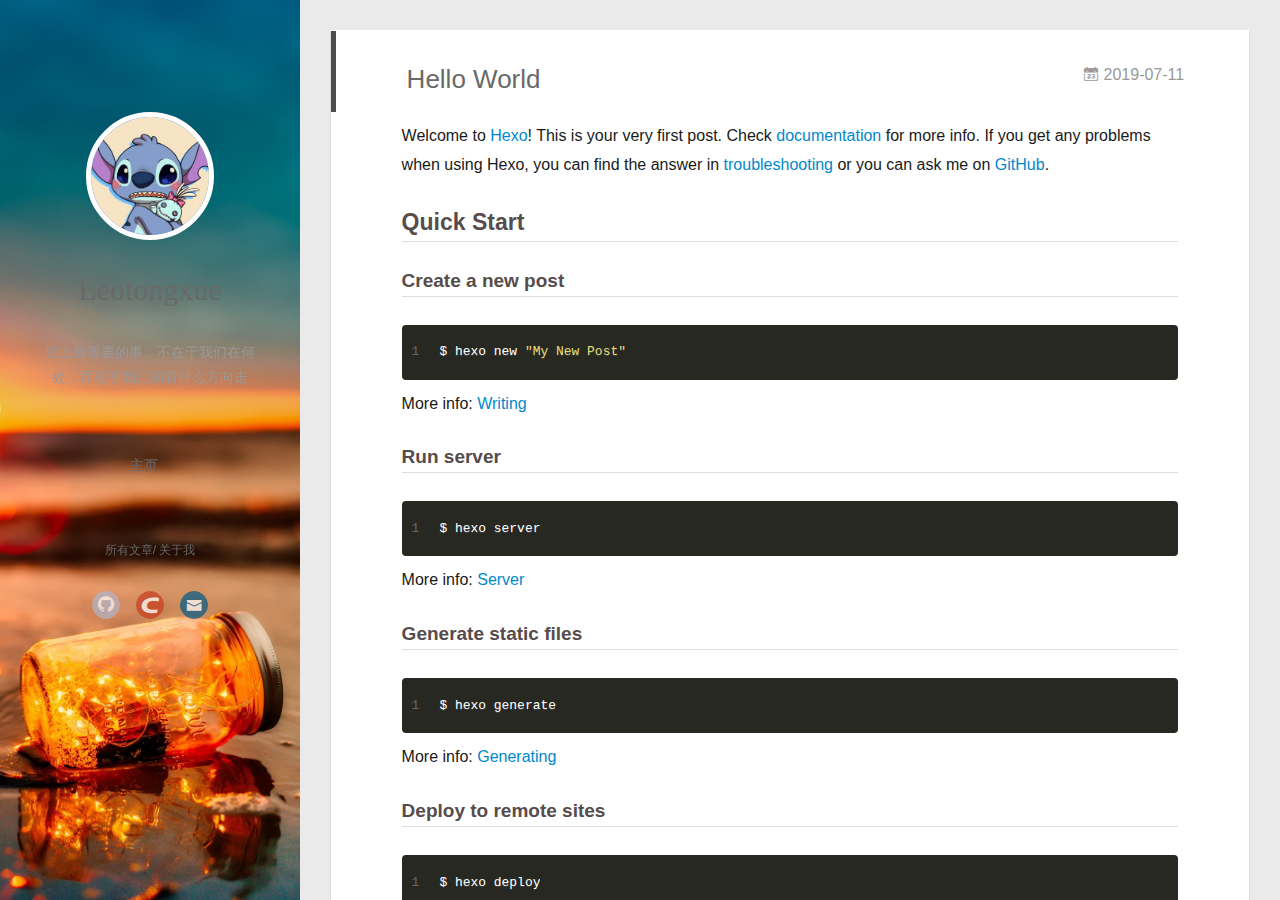
<file: index.html>
<!DOCTYPE html>
<html>
<head><meta name="generator" content="Hexo 3.9.0">
  <meta charset="utf-8">
  
  <meta name="renderer" content="webkit">
  <meta http-equiv="X-UA-Compatible" content="IE=edge">
  <link rel="dns-prefetch" href="http://yoursite.com">
  <title>Leotongxue&#39;s blog</title>
  <meta name="viewport" content="width=device-width, initial-scale=1, maximum-scale=1">
  <meta property="og:type" content="website">
<meta property="og:title" content="Leotongxue&#39;s blog">
<meta property="og:url" content="http://yoursite.com/index.html">
<meta property="og:site_name" content="Leotongxue&#39;s blog">
<meta property="og:locale" content="zh_CN">
<meta name="twitter:card" content="summary">
<meta name="twitter:title" content="Leotongxue&#39;s blog">
  
    <link rel="alternative" href="/atom.xml" title="Leotongxue&#39;s blog" type="application/atom+xml">
  
  
    <link rel="icon" href="/assets/img/headweb.png">
  
  <link rel="stylesheet" type="text/css" href="/./main.bf6526.css">
  
	<link rel="stylesheet" type="text/css" href="/./avatarrotation.css">
   
  <style type="text/css">
  
    #container.show {
      background: linear-gradient(200deg,#a0cfe4,#e8c37e);
    }
  </style>
  

  

</head>
</html>
<body>
  <div id="container" q-class="show:isCtnShow">
    <canvas id="anm-canvas" class="anm-canvas"></canvas>
    <div class="left-col" q-class="show:isShow" style="background: url(/assets/img/left.png)no-repeat 100%;background-size:cover;">
      
<div class="overlay" style="background: rgba(0,0,0,0)"></div>
<div class="intrude-less">
	<header id="header" class="inner">
		<a href="/" class="profilepic">
			<img src="/assets/img/head.jpg" class="js-avatar">
		</a>
		<hgroup>
		  <h1 class="header-author"><a href="/">Leotongxue</a></h1>
		</hgroup>
		
		<p class="header-subtitle">世上最重要的事，不在于我们在何处，而在于我们朝着什么方向走</p>
		

		<nav class="header-menu">
			<ul>
			
				<li><a href="/">主页</a></li>
	        
			</ul>
		</nav>
		<nav class="header-smart-menu">
    		
    			
    			<a q-on="click: openSlider(e, 'innerArchive')" href="javascript:void(0)">所有文章</a>
    			
            
    			
    			<a q-on="click: openSlider(e, 'aboutme')" href="javascript:void(0)">关于我</a>
    			
            
		</nav>
		<nav class="header-nav">
			<div class="social">
				
					<a class="github" target="_blank" href="https://github.com/leotongxue" title="github"><i class="icon-github"></i></a>
		        
					<a class="csdn" target="_blank" href="https://blog.csdn.net/zeroooorez" title="csdn"><i class="icon-csdn"></i></a>
		        
					<a class="mail" target="_blank" href="mailto:lxleo1234@163.com" title="mail"><i class="icon-mail"></i></a>
		        
			</div>
		</nav>
	</header>		
</div>

    </div>
    <div class="mid-col" q-class="show:isShow,hide:isShow|isFalse">
      
<nav id="mobile-nav">
  	<div class="overlay js-overlay" style="background: rgba(0,0,0,0)"></div>
	<div class="btnctn js-mobile-btnctn">
  		<div class="slider-trigger list" q-on="click: openSlider(e)"><i class="icon icon-sort"></i></div>
	</div>
	<div class="intrude-less">
		<header id="header" class="inner">
			<div class="profilepic">
				<img src="/assets/img/head.jpg" class="js-avatar">
			</div>
			<hgroup>
			  <h1 class="header-author js-header-author">Leotongxue</h1>
			</hgroup>
			
			<p class="header-subtitle"><i class="icon icon-quo-left"></i>世上最重要的事，不在于我们在何处，而在于我们朝着什么方向走<i class="icon icon-quo-right"></i></p>
			
			
			
				
			
			
			
			<nav class="header-nav">
				<div class="social">
					
						<a class="github" target="_blank" href="https://github.com/leotongxue" title="github"><i class="icon-github"></i></a>
			        
						<a class="csdn" target="_blank" href="https://blog.csdn.net/zeroooorez" title="csdn"><i class="icon-csdn"></i></a>
			        
						<a class="mail" target="_blank" href="mailto:lxleo1234@163.com" title="mail"><i class="icon-mail"></i></a>
			        
				</div>
			</nav>

			<nav class="header-menu js-header-menu">
				<ul style="width: 50%">
				
				
					<li style="width: 100%"><a href="/">主页</a></li>
		        
				</ul>
			</nav>
		</header>				
	</div>
	<div class="mobile-mask" style="display:none" q-show="isShow"></div>
</nav>

      <div id="wrapper" class="body-wrap">
        <div class="menu-l">
          <div class="canvas-wrap">
            <canvas data-colors="#eaeaea" data-sectionHeight="100" data-contentId="js-content" id="myCanvas1" class="anm-canvas"></canvas>
          </div>
          <div id="js-content" class="content-ll">
            
  
    <article id="post-hello-world" class="article article-type-post  article-index" itemscope itemprop="blogPost">
  <div class="article-inner">
    
      <header class="article-header">
        
  
    <h1 itemprop="name">
      <a class="article-title" href="/2019/07/11/hello-world/">Hello World</a>
    </h1>
  

        
        <a href="/2019/07/11/hello-world/" class="archive-article-date">
  	<time datetime="2019-07-11T12:28:13.761Z" itemprop="datePublished"><i class="icon-calendar icon"></i>2019-07-11</time>
</a>
        
      </header>
    
    <div class="article-entry" itemprop="articleBody">
      
        <p>Welcome to <a href="https://hexo.io/" target="_blank" rel="noopener">Hexo</a>! This is your very first post. Check <a href="https://hexo.io/docs/" target="_blank" rel="noopener">documentation</a> for more info. If you get any problems when using Hexo, you can find the answer in <a href="https://hexo.io/docs/troubleshooting.html" target="_blank" rel="noopener">troubleshooting</a> or you can ask me on <a href="https://github.com/hexojs/hexo/issues" target="_blank" rel="noopener">GitHub</a>.</p>
<h2 id="Quick-Start"><a href="#Quick-Start" class="headerlink" title="Quick Start"></a>Quick Start</h2><h3 id="Create-a-new-post"><a href="#Create-a-new-post" class="headerlink" title="Create a new post"></a>Create a new post</h3><figure class="highlight bash"><table><tr><td class="gutter"><pre><span class="line">1</span><br></pre></td><td class="code"><pre><span class="line">$ hexo new <span class="string">"My New Post"</span></span><br></pre></td></tr></table></figure>

<p>More info: <a href="https://hexo.io/docs/writing.html" target="_blank" rel="noopener">Writing</a></p>
<h3 id="Run-server"><a href="#Run-server" class="headerlink" title="Run server"></a>Run server</h3><figure class="highlight bash"><table><tr><td class="gutter"><pre><span class="line">1</span><br></pre></td><td class="code"><pre><span class="line">$ hexo server</span><br></pre></td></tr></table></figure>

<p>More info: <a href="https://hexo.io/docs/server.html" target="_blank" rel="noopener">Server</a></p>
<h3 id="Generate-static-files"><a href="#Generate-static-files" class="headerlink" title="Generate static files"></a>Generate static files</h3><figure class="highlight bash"><table><tr><td class="gutter"><pre><span class="line">1</span><br></pre></td><td class="code"><pre><span class="line">$ hexo generate</span><br></pre></td></tr></table></figure>

<p>More info: <a href="https://hexo.io/docs/generating.html" target="_blank" rel="noopener">Generating</a></p>
<h3 id="Deploy-to-remote-sites"><a href="#Deploy-to-remote-sites" class="headerlink" title="Deploy to remote sites"></a>Deploy to remote sites</h3><figure class="highlight bash"><table><tr><td class="gutter"><pre><span class="line">1</span><br></pre></td><td class="code"><pre><span class="line">$ hexo deploy</span><br></pre></td></tr></table></figure>

<p>More info: <a href="https://hexo.io/docs/deployment.html" target="_blank" rel="noopener">Deployment</a></p>

      

      
    </div>
    <div class="article-info article-info-index">
      
      
      

      
        <p class="article-more-link">
          <a class="article-more-a" href="/2019/07/11/hello-world/">展开全文 >></a>
        </p>
      

      
      <div class="clearfix"></div>
    </div>
  </div>
</article>

<aside class="wrap-side-operation">
    <div class="mod-side-operation">
        
        <div class="jump-container" id="js-jump-container" style="display:none;">
            <a href="javascript:void(0)" class="mod-side-operation__jump-to-top">
                <i class="icon-font icon-back"></i>
            </a>
            <div id="js-jump-plan-container" class="jump-plan-container" style="top: -11px;">
                <i class="icon-font icon-plane jump-plane"></i>
            </div>
        </div>
        
        
    </div>
</aside>




  
  


          </div>
        </div>
      </div>
      <footer id="footer">
  <div class="outer">
    <div id="footer-info">
    	<div class="footer-left">
    		&copy;  <a href="http://beian.miit.gov.cn" target="_blank">皖ICP备19024149号</a>
    	</div>
      	<div class="footer-right">
      		<a href="http://hexo.io/" target="_blank">Hexo</a>  Theme <a href="https://github.com/litten/hexo-theme-yilia" target="_blank">Yilia</a> by Litten
      	</div>
    </div>
  </div>
</footer>
    </div>
    <script>
	var yiliaConfig = {
		mathjax: false,
		isHome: true,
		isPost: false,
		isArchive: false,
		isTag: false,
		isCategory: false,
		open_in_new: false,
		toc_hide_index: true,
		root: "/",
		innerArchive: true,
		showTags: false
	}
</script>

<script>!function(r){function e(t){if(i[t])return i[t].exports;var n=i[t]={exports:{},id:t,loaded:!1};return r[t].call(n.exports,n,n.exports,e),n.loaded=!0,n.exports}var i={};e.m=r,e.c=i,e.p="./",e(0)}([function(t,n,r){r(209),t.exports=r(205)},function(t,n,r){var d=r(3),y=r(46),g=r(26),b=r(27),x=r(47),m="prototype",S=function(t,n,r){var e,i,o,u,c=t&S.F,f=t&S.G,a=t&S.S,s=t&S.P,l=t&S.B,h=f?d:a?d[n]||(d[n]={}):(d[n]||{})[m],v=f?y:y[n]||(y[n]={}),p=v[m]||(v[m]={});for(e in f&&(r=n),r)o=((i=!c&&h&&void 0!==h[e])?h:r)[e],u=l&&i?x(o,d):s&&"function"==typeof o?x(Function.call,o):o,h&&b(h,e,o,t&S.U),v[e]!=o&&g(v,e,u),s&&p[e]!=o&&(p[e]=o)};d.core=y,S.F=1,S.G=2,S.S=4,S.P=8,S.B=16,S.W=32,S.U=64,S.R=128,t.exports=S},function(t,n,r){var e=r(5);t.exports=function(t){if(!e(t))throw TypeError(t+" is not an object!");return t}},function(t,n){var r=t.exports="undefined"!=typeof window&&window.Math==Math?window:"undefined"!=typeof self&&self.Math==Math?self:Function("return this")();"number"==typeof __g&&(__g=r)},function(t,n){t.exports=function(t){try{return!!t()}catch(t){return!0}}},function(t,n){t.exports=function(t){return"object"==typeof t?null!==t:"function"==typeof t}},function(t,n){var r=t.exports="undefined"!=typeof window&&window.Math==Math?window:"undefined"!=typeof self&&self.Math==Math?self:Function("return this")();"number"==typeof __g&&(__g=r)},function(t,n,r){var e=r(118)("wks"),i=r(79),o=r(3).Symbol,u="function"==typeof o;(t.exports=function(t){return e[t]||(e[t]=u&&o[t]||(u?o:i)("Symbol."+t))}).store=e},function(t,n,r){var e=r(49),i=Math.min;t.exports=function(t){return 0<t?i(e(t),9007199254740991):0}},function(t,n){var r={}.hasOwnProperty;t.exports=function(t,n){return r.call(t,n)}},function(t,n,r){t.exports=!r(4)(function(){return 7!=Object.defineProperty({},"a",{get:function(){return 7}}).a})},function(t,n,r){var e=r(2),i=r(174),o=r(53),u=Object.defineProperty;n.f=r(10)?Object.defineProperty:function(t,n,r){if(e(t),n=o(n,!0),e(r),i)try{return u(t,n,r)}catch(t){}if("get"in r||"set"in r)throw TypeError("Accessors not supported!");return"value"in r&&(t[n]=r.value),t}},function(t,n,r){t.exports=!r(20)(function(){return 7!=Object.defineProperty({},"a",{get:function(){return 7}}).a})},function(t,n,r){var e=r(14),i=r(24);t.exports=r(12)?function(t,n,r){return e.f(t,n,i(1,r))}:function(t,n,r){return t[n]=r,t}},function(t,n,r){var e=r(22),i=r(60),o=r(42),u=Object.defineProperty;n.f=r(12)?Object.defineProperty:function(t,n,r){if(e(t),n=o(n,!0),e(r),i)try{return u(t,n,r)}catch(t){}if("get"in r||"set"in r)throw TypeError("Accessors not supported!");return"value"in r&&(t[n]=r.value),t}},function(t,n,r){var e=r(96),i=r(34);t.exports=function(t){return e(i(t))}},function(t,n,r){var e=r(40)("wks"),i=r(25),o=r(6).Symbol,u="function"==typeof o;(t.exports=function(t){return e[t]||(e[t]=u&&o[t]||(u?o:i)("Symbol."+t))}).store=e},function(t,n,r){var e=r(51);t.exports=function(t){return Object(e(t))}},function(t,n){t.exports=function(t){return"object"==typeof t?null!==t:"function"==typeof t}},function(t,n){var r=t.exports={version:"2.6.9"};"number"==typeof __e&&(__e=r)},function(t,n){t.exports=function(t){try{return!!t()}catch(t){return!0}}},function(t,n){t.exports=function(t){if("function"!=typeof t)throw TypeError(t+" is not a function!");return t}},function(t,n,r){var e=r(18);t.exports=function(t){if(!e(t))throw TypeError(t+" is not an object!");return t}},function(t,n){t.exports=!0},function(t,n){t.exports=function(t,n){return{enumerable:!(1&t),configurable:!(2&t),writable:!(4&t),value:n}}},function(t,n){var r=0,e=Math.random();t.exports=function(t){return"Symbol(".concat(void 0===t?"":t,")_",(++r+e).toString(36))}},function(t,n,r){var e=r(11),i=r(75);t.exports=r(10)?function(t,n,r){return e.f(t,n,i(1,r))}:function(t,n,r){return t[n]=r,t}},function(t,n,r){var o=r(3),u=r(26),c=r(30),f=r(79)("src"),e=r(221),i="toString",a=(""+e).split(i);r(46).inspectSource=function(t){return e.call(t)},(t.exports=function(t,n,r,e){var i="function"==typeof r;i&&(c(r,"name")||u(r,"name",n)),t[n]!==r&&(i&&(c(r,f)||u(r,f,t[n]?""+t[n]:a.join(String(n)))),t===o?t[n]=r:e?t[n]?t[n]=r:u(t,n,r):(delete t[n],u(t,n,r)))})(Function.prototype,i,function(){return"function"==typeof this&&this[f]||e.call(this)})},function(t,n,r){var e=r(1),i=r(4),u=r(51),c=/"/g,o=function(t,n,r,e){var i=String(u(t)),o="<"+n;return""!==r&&(o+=" "+r+'="'+String(e).replace(c,"&quot;")+'"'),o+">"+i+"</"+n+">"};t.exports=function(n,t){var r={};r[n]=t(o),e(e.P+e.F*i(function(){var t=""[n]('"');return t!==t.toLowerCase()||3<t.split('"').length}),"String",r)}},function(t,n,r){var e=r(65),i=r(35);t.exports=Object.keys||function(t){return e(t,i)}},function(t,n){var r={}.hasOwnProperty;t.exports=function(t,n){return r.call(t,n)}},function(t,n,r){var e=r(117),i=r(75),o=r(33),u=r(53),c=r(30),f=r(174),a=Object.getOwnPropertyDescriptor;n.f=r(10)?a:function(t,n){if(t=o(t),n=u(n,!0),f)try{return a(t,n)}catch(t){}if(c(t,n))return i(!e.f.call(t,n),t[n])}},function(t,n,r){var e=r(30),i=r(17),o=r(154)("IE_PROTO"),u=Object.prototype;t.exports=Object.getPrototypeOf||function(t){return t=i(t),e(t,o)?t[o]:"function"==typeof t.constructor&&t instanceof t.constructor?t.constructor.prototype:t instanceof Object?u:null}},function(t,n,r){var e=r(116),i=r(51);t.exports=function(t){return e(i(t))}},function(t,n){t.exports=function(t){if(null==t)throw TypeError("Can't call method on  "+t);return t}},function(t,n){t.exports="constructor,hasOwnProperty,isPrototypeOf,propertyIsEnumerable,toLocaleString,toString,valueOf".split(",")},function(t,n){t.exports={}},function(t,n){n.f={}.propertyIsEnumerable},function(t,n,r){var e=r(14).f,i=r(9),o=r(16)("toStringTag");t.exports=function(t,n,r){t&&!i(t=r?t:t.prototype,o)&&e(t,o,{configurable:!0,value:n})}},function(t,n,r){var e=r(40)("keys"),i=r(25);t.exports=function(t){return e[t]||(e[t]=i(t))}},function(t,n,r){var e=r(19),i=r(6),o="__core-js_shared__",u=i[o]||(i[o]={});(t.exports=function(t,n){return u[t]||(u[t]=void 0!==n?n:{})})("versions",[]).push({version:e.version,mode:r(23)?"pure":"global",copyright:"© 2019 Denis Pushkarev (zloirock.ru)"})},function(t,n){var r=Math.ceil,e=Math.floor;t.exports=function(t){return isNaN(t=+t)?0:(0<t?e:r)(t)}},function(t,n,r){var i=r(18);t.exports=function(t,n){if(!i(t))return t;var r,e;if(n&&"function"==typeof(r=t.toString)&&!i(e=r.call(t)))return e;if("function"==typeof(r=t.valueOf)&&!i(e=r.call(t)))return e;if(!n&&"function"==typeof(r=t.toString)&&!i(e=r.call(t)))return e;throw TypeError("Can't convert object to primitive value")}},function(t,n,r){var e=r(6),i=r(19),o=r(23),u=r(44),c=r(14).f;t.exports=function(t){var n=i.Symbol||(i.Symbol=o?{}:e.Symbol||{});"_"==t.charAt(0)||t in n||c(n,t,{value:u.f(t)})}},function(t,n,r){n.f=r(16)},function(t,n){var r={}.toString;t.exports=function(t){return r.call(t).slice(8,-1)}},function(t,n){var r=t.exports={version:"2.6.9"};"number"==typeof __e&&(__e=r)},function(t,n,r){var o=r(21);t.exports=function(e,i,t){if(o(e),void 0===i)return e;switch(t){case 1:return function(t){return e.call(i,t)};case 2:return function(t,n){return e.call(i,t,n)};case 3:return function(t,n,r){return e.call(i,t,n,r)}}return function(){return e.apply(i,arguments)}}},function(t,n,r){"use strict";var e=r(4);t.exports=function(t,n){return!!t&&e(function(){n?t.call(null,function(){},1):t.call(null)})}},function(t,n){var r=Math.ceil,e=Math.floor;t.exports=function(t){return isNaN(t=+t)?0:(0<t?e:r)(t)}},function(t,n,r){var x=r(47),m=r(116),S=r(17),w=r(8),e=r(138);t.exports=function(l,t){var h=1==l,v=2==l,p=3==l,d=4==l,y=6==l,g=5==l||y,b=t||e;return function(t,n,r){for(var e,i,o=S(t),u=m(o),c=x(n,r,3),f=w(u.length),a=0,s=h?b(t,f):v?b(t,0):void 0;a<f;a++)if((g||a in u)&&(i=c(e=u[a],a,o),l))if(h)s[a]=i;else if(i)switch(l){case 3:return!0;case 5:return e;case 6:return a;case 2:s.push(e)}else if(d)return!1;return y?-1:p||d?d:s}}},function(t,n){t.exports=function(t){if(null==t)throw TypeError("Can't call method on  "+t);return t}},function(t,n,r){var i=r(1),o=r(46),u=r(4);t.exports=function(t,n){var r=(o.Object||{})[t]||Object[t],e={};e[t]=n(r),i(i.S+i.F*u(function(){r(1)}),"Object",e)}},function(t,n,r){var i=r(5);t.exports=function(t,n){if(!i(t))return t;var r,e;if(n&&"function"==typeof(r=t.toString)&&!i(e=r.call(t)))return e;if("function"==typeof(r=t.valueOf)&&!i(e=r.call(t)))return e;if(!n&&"function"==typeof(r=t.toString)&&!i(e=r.call(t)))return e;throw TypeError("Can't convert object to primitive value")}},function(t,n,r){var d=r(6),y=r(19),g=r(93),b=r(13),x=r(9),m="prototype",S=function(t,n,r){var e,i,o,u=t&S.F,c=t&S.G,f=t&S.S,a=t&S.P,s=t&S.B,l=t&S.W,h=c?y:y[n]||(y[n]={}),v=h[m],p=c?d:f?d[n]:(d[n]||{})[m];for(e in c&&(r=n),r)(i=!u&&p&&void 0!==p[e])&&x(h,e)||(o=i?p[e]:r[e],h[e]=c&&"function"!=typeof p[e]?r[e]:s&&i?g(o,d):l&&p[e]==o?function(e){var t=function(t,n,r){if(this instanceof e){switch(arguments.length){case 0:return new e;case 1:return new e(t);case 2:return new e(t,n)}return new e(t,n,r)}return e.apply(this,arguments)};return t[m]=e[m],t}(o):a&&"function"==typeof o?g(Function.call,o):o,a&&((h.virtual||(h.virtual={}))[e]=o,t&S.R&&v&&!v[e]&&b(v,e,o)))};S.F=1,S.G=2,S.S=4,S.P=8,S.B=16,S.W=32,S.U=64,S.R=128,t.exports=S},function(t,n,r){var e=r(34);t.exports=function(t){return Object(e(t))}},function(t,n,r){var o=r(196),e=r(1),i=r(118)("metadata"),u=i.store||(i.store=new(r(200))),c=function(t,n,r){var e=u.get(t);if(!e){if(!r)return;u.set(t,e=new o)}var i=e.get(n);if(!i){if(!r)return;e.set(n,i=new o)}return i};t.exports={store:u,map:c,has:function(t,n,r){var e=c(n,r,!1);return void 0!==e&&e.has(t)},get:function(t,n,r){var e=c(n,r,!1);return void 0===e?void 0:e.get(t)},set:function(t,n,r,e){c(r,e,!0).set(t,n)},keys:function(t,n){var r=c(t,n,!1),e=[];return r&&r.forEach(function(t,n){e.push(n)}),e},key:function(t){return void 0===t||"symbol"==typeof t?t:String(t)},exp:function(t){e(e.S,"Reflect",t)}}},function(t,n,r){"use strict";if(r(10)){var g=r(68),b=r(3),x=r(4),m=r(1),S=r(132),e=r(159),h=r(47),w=r(70),i=r(75),_=r(26),o=r(76),u=r(49),O=r(8),E=r(194),c=r(78),f=r(53),a=r(30),M=r(81),P=r(5),v=r(17),p=r(145),j=r(72),F=r(32),A=r(73).f,d=r(161),s=r(79),l=r(7),y=r(50),I=r(120),L=r(119),N=r(162),T=r(82),k=r(125),R=r(77),C=r(137),D=r(166),G=r(11),W=r(31),U=G.f,V=W.f,B=b.RangeError,q=b.TypeError,z=b.Uint8Array,H="ArrayBuffer",K="Shared"+H,J="BYTES_PER_ELEMENT",$="prototype",Y=Array[$],X=e.ArrayBuffer,Q=e.DataView,Z=y(0),tt=y(2),nt=y(3),rt=y(4),et=y(5),it=y(6),ot=I(!0),ut=I(!1),ct=N.values,ft=N.keys,at=N.entries,st=Y.lastIndexOf,lt=Y.reduce,ht=Y.reduceRight,vt=Y.join,pt=Y.sort,dt=Y.slice,yt=Y.toString,gt=Y.toLocaleString,bt=l("iterator"),xt=l("toStringTag"),mt=s("typed_constructor"),St=s("def_constructor"),wt=S.CONSTR,_t=S.TYPED,Ot=S.VIEW,Et="Wrong length!",Mt=y(1,function(t,n){return It(L(t,t[St]),n)}),Pt=x(function(){return 1===new z(new Uint16Array([1]).buffer)[0]}),jt=!!z&&!!z[$].set&&x(function(){new z(1).set({})}),Ft=function(t,n){var r=u(t);if(r<0||r%n)throw B("Wrong offset!");return r},At=function(t){if(P(t)&&_t in t)return t;throw q(t+" is not a typed array!")},It=function(t,n){if(!(P(t)&&mt in t))throw q("It is not a typed array constructor!");return new t(n)},Lt=function(t,n){return Nt(L(t,t[St]),n)},Nt=function(t,n){for(var r=0,e=n.length,i=It(t,e);r<e;)i[r]=n[r++];return i},Tt=function(t,n,r){U(t,n,{get:function(){return this._d[r]}})},kt=function(t){var n,r,e,i,o,u,c=v(t),f=arguments.length,a=1<f?arguments[1]:void 0,s=void 0!==a,l=d(c);if(null!=l&&!p(l)){for(u=l.call(c),e=[],n=0;!(o=u.next()).done;n++)e.push(o.value);c=e}for(s&&2<f&&(a=h(a,arguments[2],2)),n=0,r=O(c.length),i=It(this,r);n<r;n++)i[n]=s?a(c[n],n):c[n];return i},Rt=function(){for(var t=0,n=arguments.length,r=It(this,n);t<n;)r[t]=arguments[t++];return r},Ct=!!z&&x(function(){gt.call(new z(1))}),Dt=function(){return gt.apply(Ct?dt.call(At(this)):At(this),arguments)},Gt={copyWithin:function(t,n){return D.call(At(this),t,n,2<arguments.length?arguments[2]:void 0)},every:function(t){return rt(At(this),t,1<arguments.length?arguments[1]:void 0)},fill:function(t){return C.apply(At(this),arguments)},filter:function(t){return Lt(this,tt(At(this),t,1<arguments.length?arguments[1]:void 0))},find:function(t){return et(At(this),t,1<arguments.length?arguments[1]:void 0)},findIndex:function(t){return it(At(this),t,1<arguments.length?arguments[1]:void 0)},forEach:function(t){Z(At(this),t,1<arguments.length?arguments[1]:void 0)},indexOf:function(t){return ut(At(this),t,1<arguments.length?arguments[1]:void 0)},includes:function(t){return ot(At(this),t,1<arguments.length?arguments[1]:void 0)},join:function(t){return vt.apply(At(this),arguments)},lastIndexOf:function(t){return st.apply(At(this),arguments)},map:function(t){return Mt(At(this),t,1<arguments.length?arguments[1]:void 0)},reduce:function(t){return lt.apply(At(this),arguments)},reduceRight:function(t){return ht.apply(At(this),arguments)},reverse:function(){for(var t,n=this,r=At(n).length,e=Math.floor(r/2),i=0;i<e;)t=n[i],n[i++]=n[--r],n[r]=t;return n},some:function(t){return nt(At(this),t,1<arguments.length?arguments[1]:void 0)},sort:function(t){return pt.call(At(this),t)},subarray:function(t,n){var r=At(this),e=r.length,i=c(t,e);return new(L(r,r[St]))(r.buffer,r.byteOffset+i*r.BYTES_PER_ELEMENT,O((void 0===n?e:c(n,e))-i))}},Wt=function(t,n){return Lt(this,dt.call(At(this),t,n))},Ut=function(t){At(this);var n=Ft(arguments[1],1),r=this.length,e=v(t),i=O(e.length),o=0;if(r<i+n)throw B(Et);for(;o<i;)this[n+o]=e[o++]},Vt={entries:function(){return at.call(At(this))},keys:function(){return ft.call(At(this))},values:function(){return ct.call(At(this))}},Bt=function(t,n){return P(t)&&t[_t]&&"symbol"!=typeof n&&n in t&&String(+n)==String(n)},qt=function(t,n){return Bt(t,n=f(n,!0))?i(2,t[n]):V(t,n)},zt=function(t,n,r){return!(Bt(t,n=f(n,!0))&&P(r)&&a(r,"value"))||a(r,"get")||a(r,"set")||r.configurable||a(r,"writable")&&!r.writable||a(r,"enumerable")&&!r.enumerable?U(t,n,r):(t[n]=r.value,t)};wt||(W.f=qt,G.f=zt),m(m.S+m.F*!wt,"Object",{getOwnPropertyDescriptor:qt,defineProperty:zt}),x(function(){yt.call({})})&&(yt=gt=function(){return vt.call(this)});var Ht=o({},Gt);o(Ht,Vt),_(Ht,bt,Vt.values),o(Ht,{slice:Wt,set:Ut,constructor:function(){},toString:yt,toLocaleString:Dt}),Tt(Ht,"buffer","b"),Tt(Ht,"byteOffset","o"),Tt(Ht,"byteLength","l"),Tt(Ht,"length","e"),U(Ht,xt,{get:function(){return this[_t]}}),t.exports=function(t,l,n,o){var h=t+((o=!!o)?"Clamped":"")+"Array",r="get"+t,u="set"+t,v=b[h],c=v||{},e=v&&F(v),i=!v||!S.ABV,f={},a=v&&v[$],p=function(t,i){U(t,i,{get:function(){return t=i,(n=this._d).v[r](t*l+n.o,Pt);var t,n},set:function(t){return n=i,r=t,e=this._d,o&&(r=(r=Math.round(r))<0?0:255<r?255:255&r),void e.v[u](n*l+e.o,r,Pt);var n,r,e},enumerable:!0})};i?(v=n(function(t,n,r,e){w(t,v,h,"_d");var i,o,u,c,f=0,a=0;if(P(n)){if(!(n instanceof X||(c=M(n))==H||c==K))return _t in n?Nt(v,n):kt.call(v,n);i=n,a=Ft(r,l);var s=n.byteLength;if(void 0===e){if(s%l)throw B(Et);if((o=s-a)<0)throw B(Et)}else if(s<(o=O(e)*l)+a)throw B(Et);u=o/l}else u=E(n),i=new X(o=u*l);for(_(t,"_d",{b:i,o:a,l:o,e:u,v:new Q(i)});f<u;)p(t,f++)}),a=v[$]=j(Ht),_(a,"constructor",v)):x(function(){v(1)})&&x(function(){new v(-1)})&&k(function(t){new v,new v(null),new v(1.5),new v(t)},!0)||(v=n(function(t,n,r,e){var i;return w(t,v,h),P(n)?n instanceof X||(i=M(n))==H||i==K?void 0!==e?new c(n,Ft(r,l),e):void 0!==r?new c(n,Ft(r,l)):new c(n):_t in n?Nt(v,n):kt.call(v,n):new c(E(n))}),Z(e!==Function.prototype?A(c).concat(A(e)):A(c),function(t){t in v||_(v,t,c[t])}),v[$]=a,g||(a.constructor=v));var s=a[bt],d=!!s&&("values"==s.name||null==s.name),y=Vt.values;_(v,mt,!0),_(a,_t,h),_(a,Ot,!0),_(a,St,v),(o?new v(1)[xt]==h:xt in a)||U(a,xt,{get:function(){return h}}),f[h]=v,m(m.G+m.W+m.F*(v!=c),f),m(m.S,h,{BYTES_PER_ELEMENT:l}),m(m.S+m.F*x(function(){c.of.call(v,1)}),h,{from:kt,of:Rt}),J in a||_(a,J,l),m(m.P,h,Gt),R(h),m(m.P+m.F*jt,h,{set:Ut}),m(m.P+m.F*!d,h,Vt),g||a.toString==yt||(a.toString=yt),m(m.P+m.F*x(function(){new v(1).slice()}),h,{slice:Wt}),m(m.P+m.F*(x(function(){return[1,2].toLocaleString()!=new v([1,2]).toLocaleString()})||!x(function(){a.toLocaleString.call([1,2])})),h,{toLocaleString:Dt}),T[h]=d?s:y,g||d||_(a,bt,y)}}else t.exports=function(){}},function(t,n){var r={}.toString;t.exports=function(t){return r.call(t).slice(8,-1)}},function(t,n,r){var e=r(18),i=r(6).document,o=e(i)&&e(i.createElement);t.exports=function(t){return o?i.createElement(t):{}}},function(t,n,r){t.exports=!r(12)&&!r(20)(function(){return 7!=Object.defineProperty(r(59)("div"),"a",{get:function(){return 7}}).a})},function(t,n,r){"use strict";var x=r(23),m=r(54),S=r(66),w=r(13),_=r(36),O=r(98),E=r(38),M=r(104),P=r(16)("iterator"),j=!([].keys&&"next"in[].keys()),F="values",A=function(){return this};t.exports=function(t,n,r,e,i,o,u){O(r,n,e);var c,f,a,s=function(t){if(!j&&t in p)return p[t];switch(t){case"keys":case F:return function(){return new r(this,t)}}return function(){return new r(this,t)}},l=n+" Iterator",h=i==F,v=!1,p=t.prototype,d=p[P]||p["@@iterator"]||i&&p[i],y=d||s(i),g=i?h?s("entries"):y:void 0,b="Array"==n&&p.entries||d;if(b&&((a=M(b.call(new t)))!==Object.prototype&&a.next&&(E(a,l,!0),x||"function"==typeof a[P]||w(a,P,A))),h&&d&&d.name!==F&&(v=!0,y=function(){return d.call(this)}),x&&!u||!j&&!v&&p[P]||w(p,P,y),_[n]=y,_[l]=A,i)if(c={values:h?y:s(F),keys:o?y:s("keys"),entries:g},u)for(f in c)f in p||S(p,f,c[f]);else m(m.P+m.F*(j||v),n,c);return c}},function(t,n,e){var i=e(22),o=e(101),u=e(35),c=e(39)("IE_PROTO"),f=function(){},a="prototype",s=function(){var t,n=e(59)("iframe"),r=u.length;for(n.style.display="none",e(95).appendChild(n),n.src="javascript:",(t=n.contentWindow.document).open(),t.write("<script>document.F=Object<\/script>"),t.close(),s=t.F;r--;)delete s[a][u[r]];return s()};t.exports=Object.create||function(t,n){var r;return null!==t?(f[a]=i(t),r=new f,f[a]=null,r[c]=t):r=s(),void 0===n?r:o(r,n)}},function(t,n,r){var e=r(65),i=r(35).concat("length","prototype");n.f=Object.getOwnPropertyNames||function(t){return e(t,i)}},function(t,n){n.f=Object.getOwnPropertySymbols},function(t,n,r){var u=r(9),c=r(15),f=r(92)(!1),a=r(39)("IE_PROTO");t.exports=function(t,n){var r,e=c(t),i=0,o=[];for(r in e)r!=a&&u(e,r)&&o.push(r);for(;n.length>i;)u(e,r=n[i++])&&(~f(o,r)||o.push(r));return o}},function(t,n,r){t.exports=r(13)},function(t,n,r){var e=r(7)("unscopables"),i=Array.prototype;null==i[e]&&r(26)(i,e,{}),t.exports=function(t){i[e][t]=!0}},function(t,n){t.exports=!1},function(t,n,r){var e=r(79)("meta"),i=r(5),o=r(30),u=r(11).f,c=0,f=Object.isExtensible||function(){return!0},a=!r(4)(function(){return f(Object.preventExtensions({}))}),s=function(t){u(t,e,{value:{i:"O"+ ++c,w:{}}})},l=t.exports={KEY:e,NEED:!1,fastKey:function(t,n){if(!i(t))return"symbol"==typeof t?t:("string"==typeof t?"S":"P")+t;if(!o(t,e)){if(!f(t))return"F";if(!n)return"E";s(t)}return t[e].i},getWeak:function(t,n){if(!o(t,e)){if(!f(t))return!0;if(!n)return!1;s(t)}return t[e].w},onFreeze:function(t){return a&&l.NEED&&f(t)&&!o(t,e)&&s(t),t}}},function(t,n){t.exports=function(t,n,r,e){if(!(t instanceof n)||void 0!==e&&e in t)throw TypeError(r+": incorrect invocation!");return t}},function(t,n,r){var h=r(47),v=r(177),p=r(145),d=r(2),y=r(8),g=r(161),b={},x={};(n=t.exports=function(t,n,r,e,i){var o,u,c,f,a=i?function(){return t}:g(t),s=h(r,e,n?2:1),l=0;if("function"!=typeof a)throw TypeError(t+" is not iterable!");if(p(a)){for(o=y(t.length);l<o;l++)if((f=n?s(d(u=t[l])[0],u[1]):s(t[l]))===b||f===x)return f}else for(c=a.call(t);!(u=c.next()).done;)if((f=v(c,s,u.value,n))===b||f===x)return f}).BREAK=b,n.RETURN=x},function(t,n,e){var i=e(2),o=e(183),u=e(141),c=e(154)("IE_PROTO"),f=function(){},a="prototype",s=function(){var t,n=e(140)("iframe"),r=u.length;for(n.style.display="none",e(143).appendChild(n),n.src="javascript:",(t=n.contentWindow.document).open(),t.write("<script>document.F=Object<\/script>"),t.close(),s=t.F;r--;)delete s[a][u[r]];return s()};t.exports=Object.create||function(t,n){var r;return null!==t?(f[a]=i(t),r=new f,f[a]=null,r[c]=t):r=s(),void 0===n?r:o(r,n)}},function(t,n,r){var e=r(185),i=r(141).concat("length","prototype");n.f=Object.getOwnPropertyNames||function(t){return e(t,i)}},function(t,n,r){var e=r(185),i=r(141);t.exports=Object.keys||function(t){return e(t,i)}},function(t,n){t.exports=function(t,n){return{enumerable:!(1&t),configurable:!(2&t),writable:!(4&t),value:n}}},function(t,n,r){var i=r(27);t.exports=function(t,n,r){for(var e in n)i(t,e,n[e],r);return t}},function(t,n,r){"use strict";var e=r(3),i=r(11),o=r(10),u=r(7)("species");t.exports=function(t){var n=e[t];o&&n&&!n[u]&&i.f(n,u,{configurable:!0,get:function(){return this}})}},function(t,n,r){var e=r(49),i=Math.max,o=Math.min;t.exports=function(t,n){return(t=e(t))<0?i(t+n,0):o(t,n)}},function(t,n){var r=0,e=Math.random();t.exports=function(t){return"Symbol(".concat(void 0===t?"":t,")_",(++r+e).toString(36))}},function(t,n,r){var e=r(5);t.exports=function(t,n){if(!e(t)||t._t!==n)throw TypeError("Incompatible receiver, "+n+" required!");return t}},function(t,n,r){var i=r(45),o=r(7)("toStringTag"),u="Arguments"==i(function(){return arguments}());t.exports=function(t){var n,r,e;return void 0===t?"Undefined":null===t?"Null":"string"==typeof(r=function(t,n){try{return t[n]}catch(t){}}(n=Object(t),o))?r:u?i(n):"Object"==(e=i(n))&&"function"==typeof n.callee?"Arguments":e}},function(t,n){t.exports={}},function(t,n,r){var e=r(11).f,i=r(30),o=r(7)("toStringTag");t.exports=function(t,n,r){t&&!i(t=r?t:t.prototype,o)&&e(t,o,{configurable:!0,value:n})}},function(t,n,r){var u=r(1),e=r(51),c=r(4),f=r(157),i="["+f+"]",o=RegExp("^"+i+i+"*"),a=RegExp(i+i+"*$"),s=function(t,n,r){var e={},i=c(function(){return!!f[t]()||"​"!="​"[t]()}),o=e[t]=i?n(l):f[t];r&&(e[r]=o),u(u.P+u.F*i,"String",e)},l=s.trim=function(t,n){return t=String(e(t)),1&n&&(t=t.replace(o,"")),2&n&&(t=t.replace(a,"")),t};t.exports=s},function(t,n,r){t.exports={default:r(88),__esModule:!0}},function(t,n,r){t.exports={default:r(89),__esModule:!0}},function(t,n,r){"use strict";function e(t){return t&&t.__esModule?t:{default:t}}n.__esModule=!0;var i=e(r(86)),o=e(r(85)),u="function"==typeof o.default&&"symbol"==typeof i.default?function(t){return typeof t}:function(t){return t&&"function"==typeof o.default&&t.constructor===o.default&&t!==o.default.prototype?"symbol":typeof t};n.default="function"==typeof o.default&&"symbol"===u(i.default)?function(t){return void 0===t?"undefined":u(t)}:function(t){return t&&"function"==typeof o.default&&t.constructor===o.default&&t!==o.default.prototype?"symbol":void 0===t?"undefined":u(t)}},function(t,n,r){r(111),r(109),r(112),r(113),t.exports=r(19).Symbol},function(t,n,r){r(110),r(114),t.exports=r(44).f("iterator")},function(t,n){t.exports=function(t){if("function"!=typeof t)throw TypeError(t+" is not a function!");return t}},function(t,n){t.exports=function(){}},function(t,n,r){var f=r(15),a=r(107),s=r(106);t.exports=function(c){return function(t,n,r){var e,i=f(t),o=a(i.length),u=s(r,o);if(c&&n!=n){for(;u<o;)if((e=i[u++])!=e)return!0}else for(;u<o;u++)if((c||u in i)&&i[u]===n)return c||u||0;return!c&&-1}}},function(t,n,r){var o=r(90);t.exports=function(e,i,t){if(o(e),void 0===i)return e;switch(t){case 1:return function(t){return e.call(i,t)};case 2:return function(t,n){return e.call(i,t,n)};case 3:return function(t,n,r){return e.call(i,t,n,r)}}return function(){return e.apply(i,arguments)}}},function(t,n,r){var c=r(29),f=r(64),a=r(37);t.exports=function(t){var n=c(t),r=f.f;if(r)for(var e,i=r(t),o=a.f,u=0;i.length>u;)o.call(t,e=i[u++])&&n.push(e);return n}},function(t,n,r){var e=r(6).document;t.exports=e&&e.documentElement},function(t,n,r){var e=r(58);t.exports=Object("z").propertyIsEnumerable(0)?Object:function(t){return"String"==e(t)?t.split(""):Object(t)}},function(t,n,r){var e=r(58);t.exports=Array.isArray||function(t){return"Array"==e(t)}},function(t,n,r){"use strict";var e=r(62),i=r(24),o=r(38),u={};r(13)(u,r(16)("iterator"),function(){return this}),t.exports=function(t,n,r){t.prototype=e(u,{next:i(1,r)}),o(t,n+" Iterator")}},function(t,n){t.exports=function(t,n){return{value:n,done:!!t}}},function(t,n,r){var e=r(25)("meta"),i=r(18),o=r(9),u=r(14).f,c=0,f=Object.isExtensible||function(){return!0},a=!r(20)(function(){return f(Object.preventExtensions({}))}),s=function(t){u(t,e,{value:{i:"O"+ ++c,w:{}}})},l=t.exports={KEY:e,NEED:!1,fastKey:function(t,n){if(!i(t))return"symbol"==typeof t?t:("string"==typeof t?"S":"P")+t;if(!o(t,e)){if(!f(t))return"F";if(!n)return"E";s(t)}return t[e].i},getWeak:function(t,n){if(!o(t,e)){if(!f(t))return!0;if(!n)return!1;s(t)}return t[e].w},onFreeze:function(t){return a&&l.NEED&&f(t)&&!o(t,e)&&s(t),t}}},function(t,n,r){var u=r(14),c=r(22),f=r(29);t.exports=r(12)?Object.defineProperties:function(t,n){c(t);for(var r,e=f(n),i=e.length,o=0;o<i;)u.f(t,r=e[o++],n[r]);return t}},function(t,n,r){var e=r(37),i=r(24),o=r(15),u=r(42),c=r(9),f=r(60),a=Object.getOwnPropertyDescriptor;n.f=r(12)?a:function(t,n){if(t=o(t),n=u(n,!0),f)try{return a(t,n)}catch(t){}if(c(t,n))return i(!e.f.call(t,n),t[n])}},function(t,n,r){var e=r(15),i=r(63).f,o={}.toString,u="object"==typeof window&&window&&Object.getOwnPropertyNames?Object.getOwnPropertyNames(window):[];t.exports.f=function(t){return u&&"[object Window]"==o.call(t)?function(t){try{return i(t)}catch(t){return u.slice()}}(t):i(e(t))}},function(t,n,r){var e=r(9),i=r(55),o=r(39)("IE_PROTO"),u=Object.prototype;t.exports=Object.getPrototypeOf||function(t){return t=i(t),e(t,o)?t[o]:"function"==typeof t.constructor&&t instanceof t.constructor?t.constructor.prototype:t instanceof Object?u:null}},function(t,n,r){var f=r(41),a=r(34);t.exports=function(c){return function(t,n){var r,e,i=String(a(t)),o=f(n),u=i.length;return o<0||u<=o?c?"":void 0:(r=i.charCodeAt(o))<55296||56319<r||o+1===u||(e=i.charCodeAt(o+1))<56320||57343<e?c?i.charAt(o):r:c?i.slice(o,o+2):e-56320+(r-55296<<10)+65536}}},function(t,n,r){var e=r(41),i=Math.max,o=Math.min;t.exports=function(t,n){return(t=e(t))<0?i(t+n,0):o(t,n)}},function(t,n,r){var e=r(41),i=Math.min;t.exports=function(t){return 0<t?i(e(t),9007199254740991):0}},function(t,n,r){"use strict";var e=r(91),i=r(99),o=r(36),u=r(15);t.exports=r(61)(Array,"Array",function(t,n){this._t=u(t),this._i=0,this._k=n},function(){var t=this._t,n=this._k,r=this._i++;return!t||r>=t.length?(this._t=void 0,i(1)):i(0,"keys"==n?r:"values"==n?t[r]:[r,t[r]])},"values"),o.Arguments=o.Array,e("keys"),e("values"),e("entries")},function(t,n){},function(t,n,r){"use strict";var e=r(105)(!0);r(61)(String,"String",function(t){this._t=String(t),this._i=0},function(){var t,n=this._t,r=this._i;return r>=n.length?{value:void 0,done:!0}:(t=e(n,r),this._i+=t.length,{value:t,done:!1})})},function(t,n,r){"use strict";var e=r(6),u=r(9),i=r(12),o=r(54),c=r(66),f=r(100).KEY,a=r(20),s=r(40),l=r(38),h=r(25),v=r(16),p=r(44),d=r(43),y=r(94),g=r(97),b=r(22),x=r(18),m=r(55),S=r(15),w=r(42),_=r(24),O=r(62),E=r(103),M=r(102),P=r(64),j=r(14),F=r(29),A=M.f,I=j.f,L=E.f,N=e.Symbol,T=e.JSON,k=T&&T.stringify,R="prototype",C=v("_hidden"),D=v("toPrimitive"),G={}.propertyIsEnumerable,W=s("symbol-registry"),U=s("symbols"),V=s("op-symbols"),B=Object[R],q="function"==typeof N&&!!P.f,z=e.QObject,H=!z||!z[R]||!z[R].findChild,K=i&&a(function(){return 7!=O(I({},"a",{get:function(){return I(this,"a",{value:7}).a}})).a})?function(t,n,r){var e=A(B,n);e&&delete B[n],I(t,n,r),e&&t!==B&&I(B,n,e)}:I,J=function(t){var n=U[t]=O(N[R]);return n._k=t,n},$=q&&"symbol"==typeof N.iterator?function(t){return"symbol"==typeof t}:function(t){return t instanceof N},Y=function(t,n,r){return t===B&&Y(V,n,r),b(t),n=w(n,!0),b(r),u(U,n)?(r.enumerable?(u(t,C)&&t[C][n]&&(t[C][n]=!1),r=O(r,{enumerable:_(0,!1)})):(u(t,C)||I(t,C,_(1,{})),t[C][n]=!0),K(t,n,r)):I(t,n,r)},X=function(t,n){b(t);for(var r,e=y(n=S(n)),i=0,o=e.length;i<o;)Y(t,r=e[i++],n[r]);return t},Q=function(t){var n=G.call(this,t=w(t,!0));return!(this===B&&u(U,t)&&!u(V,t))&&(!(n||!u(this,t)||!u(U,t)||u(this,C)&&this[C][t])||n)},Z=function(t,n){if(t=S(t),n=w(n,!0),t!==B||!u(U,n)||u(V,n)){var r=A(t,n);return!r||!u(U,n)||u(t,C)&&t[C][n]||(r.enumerable=!0),r}},tt=function(t){for(var n,r=L(S(t)),e=[],i=0;r.length>i;)u(U,n=r[i++])||n==C||n==f||e.push(n);return e},nt=function(t){for(var n,r=t===B,e=L(r?V:S(t)),i=[],o=0;e.length>o;)!u(U,n=e[o++])||r&&!u(B,n)||i.push(U[n]);return i};q||(c((N=function(){if(this instanceof N)throw TypeError("Symbol is not a constructor!");var n=h(0<arguments.length?arguments[0]:void 0),r=function(t){this===B&&r.call(V,t),u(this,C)&&u(this[C],n)&&(this[C][n]=!1),K(this,n,_(1,t))};return i&&H&&K(B,n,{configurable:!0,set:r}),J(n)})[R],"toString",function(){return this._k}),M.f=Z,j.f=Y,r(63).f=E.f=tt,r(37).f=Q,P.f=nt,i&&!r(23)&&c(B,"propertyIsEnumerable",Q,!0),p.f=function(t){return J(v(t))}),o(o.G+o.W+o.F*!q,{Symbol:N});for(var rt="hasInstance,isConcatSpreadable,iterator,match,replace,search,species,split,toPrimitive,toStringTag,unscopables".split(","),et=0;rt.length>et;)v(rt[et++]);for(var it=F(v.store),ot=0;it.length>ot;)d(it[ot++]);o(o.S+o.F*!q,"Symbol",{for:function(t){return u(W,t+="")?W[t]:W[t]=N(t)},keyFor:function(t){if(!$(t))throw TypeError(t+" is not a symbol!");for(var n in W)if(W[n]===t)return n},useSetter:function(){H=!0},useSimple:function(){H=!1}}),o(o.S+o.F*!q,"Object",{create:function(t,n){return void 0===n?O(t):X(O(t),n)},defineProperty:Y,defineProperties:X,getOwnPropertyDescriptor:Z,getOwnPropertyNames:tt,getOwnPropertySymbols:nt});var ut=a(function(){P.f(1)});o(o.S+o.F*ut,"Object",{getOwnPropertySymbols:function(t){return P.f(m(t))}}),T&&o(o.S+o.F*(!q||a(function(){var t=N();return"[null]"!=k([t])||"{}"!=k({a:t})||"{}"!=k(Object(t))})),"JSON",{stringify:function(t){for(var n,r,e=[t],i=1;arguments.length>i;)e.push(arguments[i++]);if(r=n=e[1],(x(n)||void 0!==t)&&!$(t))return g(n)||(n=function(t,n){if("function"==typeof r&&(n=r.call(this,t,n)),!$(n))return n}),e[1]=n,k.apply(T,e)}}),N[R][D]||r(13)(N[R],D,N[R].valueOf),l(N,"Symbol"),l(Math,"Math",!0),l(e.JSON,"JSON",!0)},function(t,n,r){r(43)("asyncIterator")},function(t,n,r){r(43)("observable")},function(t,n,r){r(108);for(var e=r(6),i=r(13),o=r(36),u=r(16)("toStringTag"),c="CSSRuleList,CSSStyleDeclaration,CSSValueList,ClientRectList,DOMRectList,DOMStringList,DOMTokenList,DataTransferItemList,FileList,HTMLAllCollection,HTMLCollection,HTMLFormElement,HTMLSelectElement,MediaList,MimeTypeArray,NamedNodeMap,NodeList,PaintRequestList,Plugin,PluginArray,SVGLengthList,SVGNumberList,SVGPathSegList,SVGPointList,SVGStringList,SVGTransformList,SourceBufferList,StyleSheetList,TextTrackCueList,TextTrackList,TouchList".split(","),f=0;f<c.length;f++){var a=c[f],s=e[a],l=s&&s.prototype;l&&!l[u]&&i(l,u,a),o[a]=o.Array}},function(t,n,r){"use strict";var e=r(2);t.exports=function(){var t=e(this),n="";return t.global&&(n+="g"),t.ignoreCase&&(n+="i"),t.multiline&&(n+="m"),t.unicode&&(n+="u"),t.sticky&&(n+="y"),n}},function(t,n,r){var e=r(45);t.exports=Object("z").propertyIsEnumerable(0)?Object:function(t){return"String"==e(t)?t.split(""):Object(t)}},function(t,n){n.f={}.propertyIsEnumerable},function(t,n,r){var e=r(46),i=r(3),o="__core-js_shared__",u=i[o]||(i[o]={});(t.exports=function(t,n){return u[t]||(u[t]=void 0!==n?n:{})})("versions",[]).push({version:e.version,mode:r(68)?"pure":"global",copyright:"© 2019 Denis Pushkarev (zloirock.ru)"})},function(t,n,r){var i=r(2),o=r(21),u=r(7)("species");t.exports=function(t,n){var r,e=i(t).constructor;return void 0===e||null==(r=i(e)[u])?n:o(r)}},function(t,n,r){var f=r(33),a=r(8),s=r(78);t.exports=function(c){return function(t,n,r){var e,i=f(t),o=a(i.length),u=s(r,o);if(c&&n!=n){for(;u<o;)if((e=i[u++])!=e)return!0}else for(;u<o;u++)if((c||u in i)&&i[u]===n)return c||u||0;return!c&&-1}}},function(t,n,r){"use strict";var g=r(3),b=r(1),x=r(27),m=r(76),S=r(69),w=r(71),_=r(70),O=r(5),E=r(4),M=r(125),P=r(83),j=r(144);t.exports=function(e,t,n,r,i,o){var u=g[e],c=u,f=i?"set":"add",a=c&&c.prototype,s={},l=function(t){var r=a[t];x(a,t,"delete"==t?function(t){return!(o&&!O(t))&&r.call(this,0===t?0:t)}:"has"==t?function(t){return!(o&&!O(t))&&r.call(this,0===t?0:t)}:"get"==t?function(t){return o&&!O(t)?void 0:r.call(this,0===t?0:t)}:"add"==t?function(t){return r.call(this,0===t?0:t),this}:function(t,n){return r.call(this,0===t?0:t,n),this})};if("function"==typeof c&&(o||a.forEach&&!E(function(){(new c).entries().next()}))){var h=new c,v=h[f](o?{}:-0,1)!=h,p=E(function(){h.has(1)}),d=M(function(t){new c(t)}),y=!o&&E(function(){for(var t=new c,n=5;n--;)t[f](n,n);return!t.has(-0)});d||(((c=t(function(t,n){_(t,c,e);var r=j(new u,t,c);return null!=n&&w(n,i,r[f],r),r})).prototype=a).constructor=c),(p||y)&&(l("delete"),l("has"),i&&l("get")),(y||v)&&l(f),o&&a.clear&&delete a.clear}else c=r.getConstructor(t,e,i,f),m(c.prototype,n),S.NEED=!0;return P(c,e),s[e]=c,b(b.G+b.W+b.F*(c!=u),s),o||r.setStrong(c,e,i),c}},function(t,n,r){"use strict";r(197);var s=r(27),l=r(26),h=r(4),v=r(51),p=r(7),d=r(152),y=p("species"),g=!h(function(){var t=/./;return t.exec=function(){var t=[];return t.groups={a:"7"},t},"7"!=="".replace(t,"$<a>")}),b=function(){var t=/(?:)/,n=t.exec;t.exec=function(){return n.apply(this,arguments)};var r="ab".split(t);return 2===r.length&&"a"===r[0]&&"b"===r[1]}();t.exports=function(r,t,n){var e=p(r),o=!h(function(){var t={};return t[e]=function(){return 7},7!=""[r](t)}),i=o?!h(function(){var t=!1,n=/a/;return n.exec=function(){return t=!0,null},"split"===r&&(n.constructor={},n.constructor[y]=function(){return n}),n[e](""),!t}):void 0;if(!o||!i||"replace"===r&&!g||"split"===r&&!b){var u=/./[e],c=n(v,e,""[r],function(t,n,r,e,i){return n.exec===d?o&&!i?{done:!0,value:u.call(n,r,e)}:{done:!0,value:t.call(r,n,e)}:{done:!1}}),f=c[0],a=c[1];s(String.prototype,r,f),l(RegExp.prototype,e,2==t?function(t,n){return a.call(t,this,n)}:function(t){return a.call(t,this)})}}},function(t,n,r){var e=r(45);t.exports=Array.isArray||function(t){return"Array"==e(t)}},function(t,n,r){var e=r(5),i=r(45),o=r(7)("match");t.exports=function(t){var n;return e(t)&&(void 0!==(n=t[o])?!!n:"RegExp"==i(t))}},function(t,n,r){var o=r(7)("iterator"),u=!1;try{var e=[7][o]();e.return=function(){u=!0},Array.from(e,function(){throw 2})}catch(t){}t.exports=function(t,n){if(!n&&!u)return!1;var r=!1;try{var e=[7],i=e[o]();i.next=function(){return{done:r=!0}},e[o]=function(){return i},t(e)}catch(t){}return r}},function(t,n,r){"use strict";t.exports=r(68)||!r(4)(function(){var t=Math.random();__defineSetter__.call(null,t,function(){}),delete r(3)[t]})},function(t,n){n.f=Object.getOwnPropertySymbols},function(t,n,r){"use strict";var i=r(81),o=RegExp.prototype.exec;t.exports=function(t,n){var r=t.exec;if("function"==typeof r){var e=r.call(t,n);if("object"!=typeof e)throw new TypeError("RegExp exec method returned something other than an Object or null");return e}if("RegExp"!==i(t))throw new TypeError("RegExp#exec called on incompatible receiver");return o.call(t,n)}},function(t,n,r){"use strict";var e=r(1),u=r(21),c=r(47),f=r(71);t.exports=function(t){e(e.S,t,{from:function(t){var n,r,e,i,o=arguments[1];return u(this),(n=void 0!==o)&&u(o),null==t?new this:(r=[],n?(e=0,i=c(o,arguments[2],2),f(t,!1,function(t){r.push(i(t,e++))})):f(t,!1,r.push,r),new this(r))}})}},function(t,n,r){"use strict";var e=r(1);t.exports=function(t){e(e.S,t,{of:function(){for(var t=arguments.length,n=new Array(t);t--;)n[t]=arguments[t];return new this(n)}})}},function(t,n,r){var f=r(49),a=r(51);t.exports=function(c){return function(t,n){var r,e,i=String(a(t)),o=f(n),u=i.length;return o<0||u<=o?c?"":void 0:(r=i.charCodeAt(o))<55296||56319<r||o+1===u||(e=i.charCodeAt(o+1))<56320||57343<e?c?i.charAt(o):r:c?i.slice(o,o+2):e-56320+(r-55296<<10)+65536}}},function(t,n,r){for(var e,i=r(3),o=r(26),u=r(79),c=u("typed_array"),f=u("view"),a=!(!i.ArrayBuffer||!i.DataView),s=a,l=0,h="Int8Array,Uint8Array,Uint8ClampedArray,Int16Array,Uint16Array,Int32Array,Uint32Array,Float32Array,Float64Array".split(",");l<9;)(e=i[h[l++]])?(o(e.prototype,c,!0),o(e.prototype,f,!0)):s=!1;t.exports={ABV:a,CONSTR:s,TYPED:c,VIEW:f}},function(t,n,r){var e=r(3).navigator;t.exports=e&&e.userAgent||""},function(t,n){"use strict";var r,e={versions:(r=window.navigator.userAgent,{trident:-1<r.indexOf("Trident"),presto:-1<r.indexOf("Presto"),webKit:-1<r.indexOf("AppleWebKit"),gecko:-1<r.indexOf("Gecko")&&-1==r.indexOf("KHTML"),mobile:!!r.match(/AppleWebKit.*Mobile.*/),ios:!!r.match(/\(i[^;]+;( U;)? CPU.+Mac OS X/),android:-1<r.indexOf("Android")||-1<r.indexOf("Linux"),iPhone:-1<r.indexOf("iPhone")||-1<r.indexOf("Mac"),iPad:-1<r.indexOf("iPad"),webApp:-1==r.indexOf("Safari"),weixin:-1==r.indexOf("MicroMessenger")})};t.exports=e},function(t,n,r){"use strict";var e,i=r(87),l=(e=i)&&e.__esModule?e:{default:e},h=function(){function n(t,n,r){return n||r?String.fromCharCode(n||r):o[t]||t}function r(t){return s[t]}var e=/&quot;|&lt;|&gt;|&amp;|&nbsp;|&apos;|&#(\d+);|&#(\d+)/g,i=/['<> "&]/g,o={"&quot;":'"',"&lt;":"<","&gt;":">","&amp;":"&","&nbsp;":" "},u=/\u00a0/g,c=/<br\s*\/?>/gi,f=/\r?\n/g,a=/\s/g,s={};for(var t in o)s[o[t]]=t;return o["&apos;"]="'",s["'"]="&#39;",{encode:function(t){return t?(""+t).replace(i,r).replace(f,"<br/>").replace(a,"&nbsp;"):""},decode:function(t){return t?(""+t).replace(c,"\n").replace(e,n).replace(u," "):""},encodeBase16:function(t){if(!t)return t;for(var n=[],r=0,e=(t+="").length;r<e;r++)n.push(t.charCodeAt(r).toString(16).toUpperCase());return n.join("")},encodeBase16forJSON:function(t){if(!t)return t;for(var n=[],r=0,e=(t=t.replace(/[\u4E00-\u9FBF]/gi,function(t){return escape(t).replace("%u","\\u")})).length;r<e;r++)n.push(t.charCodeAt(r).toString(16).toUpperCase());return n.join("")},decodeBase16:function(t){if(!t)return t;for(var n=[],r=0,e=(t+="").length;r<e;r+=2)n.push(String.fromCharCode("0x"+t.slice(r,r+2)));return n.join("")},encodeObject:function(t){if(t instanceof Array)for(var n=0,r=t.length;n<r;n++)t[n]=h.encodeObject(t[n]);else if("object"==(void 0===t?"undefined":(0,l.default)(t)))for(var e in t)t[e]=h.encodeObject(t[e]);else if("string"==typeof t)return h.encode(t);return t},loadScript:function(t){var n=document.createElement("script");document.getElementsByTagName("body")[0].appendChild(n),n.setAttribute("src",t)},addLoadEvent:function(t){var n=window.onload;"function"!=typeof window.onload?window.onload=t:window.onload=function(){n(),t()}}}}();t.exports=h},function(t,n,r){"use strict";var e=r(131)(!0);t.exports=function(t,n,r){return n+(r?e(t,n).length:1)}},function(t,n,r){"use strict";var c=r(17),f=r(78),a=r(8);t.exports=function(t){for(var n=c(this),r=a(n.length),e=arguments.length,i=f(1<e?arguments[1]:void 0,r),o=2<e?arguments[2]:void 0,u=void 0===o?r:f(o,r);i<u;)n[i++]=t;return n}},function(t,n,r){var e=r(217);t.exports=function(t,n){return new(e(t))(n)}},function(t,n,r){"use strict";var e=r(11),i=r(75);t.exports=function(t,n,r){n in t?e.f(t,n,i(0,r)):t[n]=r}},function(t,n,r){var e=r(5),i=r(3).document,o=e(i)&&e(i.createElement);t.exports=function(t){return o?i.createElement(t):{}}},function(t,n){t.exports="constructor,hasOwnProperty,isPrototypeOf,propertyIsEnumerable,toLocaleString,toString,valueOf".split(",")},function(t,n,r){var e=r(7)("match");t.exports=function(n){var r=/./;try{"/./"[n](r)}catch(t){try{return r[e]=!1,!"/./"[n](r)}catch(n){}}return!0}},function(t,n,r){var e=r(3).document;t.exports=e&&e.documentElement},function(t,n,r){var o=r(5),u=r(153).set;t.exports=function(t,n,r){var e,i=n.constructor;return i!==r&&"function"==typeof i&&(e=i.prototype)!==r.prototype&&o(e)&&u&&u(t,e),t}},function(t,n,r){var e=r(82),i=r(7)("iterator"),o=Array.prototype;t.exports=function(t){return void 0!==t&&(e.Array===t||o[i]===t)}},function(t,n,r){"use strict";var e=r(72),i=r(75),o=r(83),u={};r(26)(u,r(7)("iterator"),function(){return this}),t.exports=function(t,n,r){t.prototype=e(u,{next:i(1,r)}),o(t,n+" Iterator")}},function(t,n,r){"use strict";var x=r(68),m=r(1),S=r(27),w=r(26),_=r(82),O=r(146),E=r(83),M=r(32),P=r(7)("iterator"),j=!([].keys&&"next"in[].keys()),F="values",A=function(){return this};t.exports=function(t,n,r,e,i,o,u){O(r,n,e);var c,f,a,s=function(t){if(!j&&t in p)return p[t];switch(t){case"keys":case F:return function(){return new r(this,t)}}return function(){return new r(this,t)}},l=n+" Iterator",h=i==F,v=!1,p=t.prototype,d=p[P]||p["@@iterator"]||i&&p[i],y=d||s(i),g=i?h?s("entries"):y:void 0,b="Array"==n&&p.entries||d;if(b&&((a=M(b.call(new t)))!==Object.prototype&&a.next&&(E(a,l,!0),x||"function"==typeof a[P]||w(a,P,A))),h&&d&&d.name!==F&&(v=!0,y=function(){return d.call(this)}),x&&!u||!j&&!v&&p[P]||w(p,P,y),_[n]=y,_[l]=A,i)if(c={values:h?y:s(F),keys:o?y:s("keys"),entries:g},u)for(f in c)f in p||S(p,f,c[f]);else m(m.P+m.F*(j||v),n,c);return c}},function(t,n){var r=Math.expm1;t.exports=!r||22025.465794806718<r(10)||r(10)<22025.465794806718||-2e-17!=r(-2e-17)?function(t){return 0==(t=+t)?t:-1e-6<t&&t<1e-6?t+t*t/2:Math.exp(t)-1}:r},function(t,n){t.exports=Math.sign||function(t){return 0==(t=+t)||t!=t?t:t<0?-1:1}},function(t,n,r){var c=r(3),f=r(158).set,a=c.MutationObserver||c.WebKitMutationObserver,s=c.process,l=c.Promise,h="process"==r(45)(s);t.exports=function(){var r,e,i,t=function(){var t,n;for(h&&(t=s.domain)&&t.exit();r;){n=r.fn,r=r.next;try{n()}catch(t){throw r?i():e=void 0,t}}e=void 0,t&&t.enter()};if(h)i=function(){s.nextTick(t)};else if(!a||c.navigator&&c.navigator.standalone)if(l&&l.resolve){var n=l.resolve(void 0);i=function(){n.then(t)}}else i=function(){f.call(c,t)};else{var o=!0,u=document.createTextNode("");new a(t).observe(u,{characterData:!0}),i=function(){u.data=o=!o}}return function(t){var n={fn:t,next:void 0};e&&(e.next=n),r||(r=n,i()),e=n}}},function(t,n,r){"use strict";function e(t){var r,e;this.promise=new t(function(t,n){if(void 0!==r||void 0!==e)throw TypeError("Bad Promise constructor");r=t,e=n}),this.resolve=i(r),this.reject=i(e)}var i=r(21);t.exports.f=function(t){return new e(t)}},function(t,n,r){"use strict";var e,i,u=r(115),c=RegExp.prototype.exec,f=String.prototype.replace,o=c,a="lastIndex",s=(e=/a/,i=/b*/g,c.call(e,"a"),c.call(i,"a"),0!==e[a]||0!==i[a]),l=void 0!==/()??/.exec("")[1];(s||l)&&(o=function(t){var n,r,e,i,o=this;return l&&(r=new RegExp("^"+o.source+"$(?!\\s)",u.call(o))),s&&(n=o[a]),e=c.call(o,t),s&&e&&(o[a]=o.global?e.index+e[0].length:n),l&&e&&1<e.length&&f.call(e[0],r,function(){for(i=1;i<arguments.length-2;i++)void 0===arguments[i]&&(e[i]=void 0)}),e}),t.exports=o},function(t,n,i){var r=i(5),e=i(2),o=function(t,n){if(e(t),!r(n)&&null!==n)throw TypeError(n+": can't set as prototype!")};t.exports={set:Object.setPrototypeOf||("__proto__"in{}?function(t,r,e){try{(e=i(47)(Function.call,i(31).f(Object.prototype,"__proto__").set,2))(t,[]),r=!(t instanceof Array)}catch(t){r=!0}return function(t,n){return o(t,n),r?t.__proto__=n:e(t,n),t}}({},!1):void 0),check:o}},function(t,n,r){var e=r(118)("keys"),i=r(79);t.exports=function(t){return e[t]||(e[t]=i(t))}},function(t,n,r){var e=r(124),i=r(51);t.exports=function(t,n,r){if(e(n))throw TypeError("String#"+r+" doesn't accept regex!");return String(i(t))}},function(t,n,r){"use strict";var i=r(49),o=r(51);t.exports=function(t){var n=String(o(this)),r="",e=i(t);if(e<0||e==1/0)throw RangeError("Count can't be negative");for(;0<e;(e>>>=1)&&(n+=n))1&e&&(r+=n);return r}},function(t,n){t.exports="\t\n\v\f\r   ᠎             　\u2028\u2029\ufeff"},function(t,n,r){var e,i,o,u=r(47),c=r(175),f=r(143),a=r(140),s=r(3),l=s.process,h=s.setImmediate,v=s.clearImmediate,p=s.MessageChannel,d=s.Dispatch,y=0,g={},b="onreadystatechange",x=function(){var t=+this;if(g.hasOwnProperty(t)){var n=g[t];delete g[t],n()}},m=function(t){x.call(t.data)};h&&v||(h=function(t){for(var n=[],r=1;arguments.length>r;)n.push(arguments[r++]);return g[++y]=function(){c("function"==typeof t?t:Function(t),n)},e(y),y},v=function(t){delete g[t]},"process"==r(45)(l)?e=function(t){l.nextTick(u(x,t,1))}:d&&d.now?e=function(t){d.now(u(x,t,1))}:p?(o=(i=new p).port2,i.port1.onmessage=m,e=u(o.postMessage,o,1)):s.addEventListener&&"function"==typeof postMessage&&!s.importScripts?(e=function(t){s.postMessage(t+"","*")},s.addEventListener("message",m,!1)):e=b in a("script")?function(t){f.appendChild(a("script"))[b]=function(){f.removeChild(this),x.call(t)}}:function(t){setTimeout(u(x,t,1),0)}),t.exports={set:h,clear:v}},function(t,n,r){"use strict";function e(t,n,r){var e,i,o,u=new Array(r),c=8*r-n-1,f=(1<<c)-1,a=f>>1,s=23===n?W(2,-24)-W(2,-77):0,l=0,h=t<0||0===t&&1/t<0?1:0;for((t=G(t))!=t||t===C?(i=t!=t?1:0,e=f):(e=U(V(t)/B),t*(o=W(2,-e))<1&&(e--,o*=2),2<=(t+=1<=e+a?s/o:s*W(2,1-a))*o&&(e++,o/=2),f<=e+a?(i=0,e=f):1<=e+a?(i=(t*o-1)*W(2,n),e+=a):(i=t*W(2,a-1)*W(2,n),e=0));8<=n;u[l++]=255&i,i/=256,n-=8);for(e=e<<n|i,c+=n;0<c;u[l++]=255&e,e/=256,c-=8);return u[--l]|=128*h,u}function i(t,n,r){var e,i=8*r-n-1,o=(1<<i)-1,u=o>>1,c=i-7,f=r-1,a=t[f--],s=127&a;for(a>>=7;0<c;s=256*s+t[f],f--,c-=8);for(e=s&(1<<-c)-1,s>>=-c,c+=n;0<c;e=256*e+t[f],f--,c-=8);if(0===s)s=1-u;else{if(s===o)return e?NaN:a?-C:C;e+=W(2,n),s-=u}return(a?-1:1)*e*W(2,s-n)}function o(t){return t[3]<<24|t[2]<<16|t[1]<<8|t[0]}function u(t){return[255&t]}function c(t){return[255&t,t>>8&255]}function f(t){return[255&t,t>>8&255,t>>16&255,t>>24&255]}function a(t){return e(t,52,8)}function s(t){return e(t,23,4)}function l(t,n,r){M(t[I],n,{get:function(){return this[r]}})}function h(t,n,r,e){var i=O(+r);if(i+n>t[K])throw R(L);var o=t[H]._b,u=i+t[J],c=o.slice(u,u+n);return e?c:c.reverse()}function v(t,n,r,e,i,o){var u=O(+r);if(u+n>t[K])throw R(L);for(var c=t[H]._b,f=u+t[J],a=e(+i),s=0;s<n;s++)c[f+s]=a[o?s:n-s-1]}var p=r(3),d=r(10),y=r(68),g=r(132),b=r(26),x=r(76),m=r(4),S=r(70),w=r(49),_=r(8),O=r(194),E=r(73).f,M=r(11).f,P=r(137),j=r(83),F="ArrayBuffer",A="DataView",I="prototype",L="Wrong index!",N=p[F],T=p[A],k=p.Math,R=p.RangeError,C=p.Infinity,D=N,G=k.abs,W=k.pow,U=k.floor,V=k.log,B=k.LN2,q="byteLength",z="byteOffset",H=d?"_b":"buffer",K=d?"_l":q,J=d?"_o":z;if(g.ABV){if(!m(function(){N(1)})||!m(function(){new N(-1)})||m(function(){return new N,new N(1.5),new N(NaN),N.name!=F})){for(var $,Y=(N=function(t){return S(this,N),new D(O(t))})[I]=D[I],X=E(D),Q=0;X.length>Q;)($=X[Q++])in N||b(N,$,D[$]);y||(Y.constructor=N)}var Z=new T(new N(2)),tt=T[I].setInt8;Z.setInt8(0,2147483648),Z.setInt8(1,2147483649),!Z.getInt8(0)&&Z.getInt8(1)||x(T[I],{setInt8:function(t,n){tt.call(this,t,n<<24>>24)},setUint8:function(t,n){tt.call(this,t,n<<24>>24)}},!0)}else N=function(t){S(this,N,F);var n=O(t);this._b=P.call(new Array(n),0),this[K]=n},T=function(t,n,r){S(this,T,A),S(t,N,A);var e=t[K],i=w(n);if(i<0||e<i)throw R("Wrong offset!");if(e<i+(r=void 0===r?e-i:_(r)))throw R("Wrong length!");this[H]=t,this[J]=i,this[K]=r},d&&(l(N,q,"_l"),l(T,"buffer","_b"),l(T,q,"_l"),l(T,z,"_o")),x(T[I],{getInt8:function(t){return h(this,1,t)[0]<<24>>24},getUint8:function(t){return h(this,1,t)[0]},getInt16:function(t){var n=h(this,2,t,arguments[1]);return(n[1]<<8|n[0])<<16>>16},getUint16:function(t){var n=h(this,2,t,arguments[1]);return n[1]<<8|n[0]},getInt32:function(t){return o(h(this,4,t,arguments[1]))},getUint32:function(t){return o(h(this,4,t,arguments[1]))>>>0},getFloat32:function(t){return i(h(this,4,t,arguments[1]),23,4)},getFloat64:function(t){return i(h(this,8,t,arguments[1]),52,8)},setInt8:function(t,n){v(this,1,t,u,n)},setUint8:function(t,n){v(this,1,t,u,n)},setInt16:function(t,n){v(this,2,t,c,n,arguments[2])},setUint16:function(t,n){v(this,2,t,c,n,arguments[2])},setInt32:function(t,n){v(this,4,t,f,n,arguments[2])},setUint32:function(t,n){v(this,4,t,f,n,arguments[2])},setFloat32:function(t,n){v(this,4,t,s,n,arguments[2])},setFloat64:function(t,n){v(this,8,t,a,n,arguments[2])}});j(N,F),j(T,A),b(T[I],g.VIEW,!0),n[F]=N,n[A]=T},function(t,n,r){var e=r(3),i=r(46),o=r(68),u=r(195),c=r(11).f;t.exports=function(t){var n=i.Symbol||(i.Symbol=o?{}:e.Symbol||{});"_"==t.charAt(0)||t in n||c(n,t,{value:u.f(t)})}},function(t,n,r){var e=r(81),i=r(7)("iterator"),o=r(82);t.exports=r(46).getIteratorMethod=function(t){if(null!=t)return t[i]||t["@@iterator"]||o[e(t)]}},function(t,n,r){"use strict";var e=r(67),i=r(178),o=r(82),u=r(33);t.exports=r(147)(Array,"Array",function(t,n){this._t=u(t),this._i=0,this._k=n},function(){var t=this._t,n=this._k,r=this._i++;return!t||r>=t.length?(this._t=void 0,i(1)):i(0,"keys"==n?r:"values"==n?t[r]:[r,t[r]])},"values"),o.Arguments=o.Array,e("keys"),e("values"),e("entries")},function(t,n){t.exports=function(t,n){t.classList?t.classList.add(n):t.className+=" "+n}},function(t,n){t.exports=function(t,n){if(t.classList)t.classList.remove(n);else{var r=new RegExp("(^|\\b)"+n.split(" ").join("|")+"(\\b|$)","gi");t.className=t.className.replace(r," ")}}},function(t,n,r){var e=r(45);t.exports=function(t,n){if("number"!=typeof t&&"Number"!=e(t))throw TypeError(n);return+t}},function(t,n,r){"use strict";var a=r(17),s=r(78),l=r(8);t.exports=[].copyWithin||function(t,n){var r=a(this),e=l(r.length),i=s(t,e),o=s(n,e),u=2<arguments.length?arguments[2]:void 0,c=Math.min((void 0===u?e:s(u,e))-o,e-i),f=1;for(o<i&&i<o+c&&(f=-1,o+=c-1,i+=c-1);0<c--;)o in r?r[i]=r[o]:delete r[i],i+=f,o+=f;return r}},function(t,n,r){var e=r(71);t.exports=function(t,n){var r=[];return e(t,!1,r.push,r,n),r}},function(t,n,r){var s=r(21),l=r(17),h=r(116),v=r(8);t.exports=function(t,n,r,e,i){s(n);var o=l(t),u=h(o),c=v(o.length),f=i?c-1:0,a=i?-1:1;if(r<2)for(;;){if(f in u){e=u[f],f+=a;break}if(f+=a,i?f<0:c<=f)throw TypeError("Reduce of empty array with no initial value")}for(;i?0<=f:f<c;f+=a)f in u&&(e=n(e,u[f],f,o));return e}},function(t,n,r){"use strict";var o=r(21),u=r(5),c=r(175),f=[].slice,a={};t.exports=Function.bind||function(n){var r=o(this),e=f.call(arguments,1),i=function(){var t=e.concat(f.call(arguments));return this instanceof i?function(t,n,r){if(!(n in a)){for(var e=[],i=0;i<n;i++)e[i]="a["+i+"]";a[n]=Function("F,a","return new F("+e.join(",")+")")}return a[n](t,r)}(r,t.length,t):c(r,t,n)};return u(r.prototype)&&(i.prototype=r.prototype),i}},function(t,n,r){"use strict";var u=r(11).f,c=r(72),f=r(76),a=r(47),s=r(70),l=r(71),e=r(147),i=r(178),o=r(77),h=r(10),v=r(69).fastKey,p=r(80),d=h?"_s":"size",y=function(t,n){var r,e=v(n);if("F"!==e)return t._i[e];for(r=t._f;r;r=r.n)if(r.k==n)return r};t.exports={getConstructor:function(t,o,r,e){var i=t(function(t,n){s(t,i,o,"_i"),t._t=o,t._i=c(null),t._f=void 0,t._l=void 0,t[d]=0,null!=n&&l(n,r,t[e],t)});return f(i.prototype,{clear:function(){for(var t=p(this,o),n=t._i,r=t._f;r;r=r.n)r.r=!0,r.p&&(r.p=r.p.n=void 0),delete n[r.i];t._f=t._l=void 0,t[d]=0},delete:function(t){var n=p(this,o),r=y(n,t);if(r){var e=r.n,i=r.p;delete n._i[r.i],r.r=!0,i&&(i.n=e),e&&(e.p=i),n._f==r&&(n._f=e),n._l==r&&(n._l=i),n[d]--}return!!r},forEach:function(t){p(this,o);for(var n,r=a(t,1<arguments.length?arguments[1]:void 0,3);n=n?n.n:this._f;)for(r(n.v,n.k,this);n&&n.r;)n=n.p},has:function(t){return!!y(p(this,o),t)}}),h&&u(i.prototype,"size",{get:function(){return p(this,o)[d]}}),i},def:function(t,n,r){var e,i,o=y(t,n);return o?o.v=r:(t._l=o={i:i=v(n,!0),k:n,v:r,p:e=t._l,n:void 0,r:!1},t._f||(t._f=o),e&&(e.n=o),t[d]++,"F"!==i&&(t._i[i]=o)),t},getEntry:y,setStrong:function(t,r,n){e(t,r,function(t,n){this._t=p(t,r),this._k=n,this._l=void 0},function(){for(var t=this,n=t._k,r=t._l;r&&r.r;)r=r.p;return t._t&&(t._l=r=r?r.n:t._t._f)?i(0,"keys"==n?r.k:"values"==n?r.v:[r.k,r.v]):(t._t=void 0,i(1))},n?"entries":"values",!n,!0),o(r)}}},function(t,n,r){var e=r(81),i=r(167);t.exports=function(t){return function(){if(e(this)!=t)throw TypeError(t+"#toJSON isn't generic");return i(this)}}},function(t,n,r){"use strict";var u=r(76),c=r(69).getWeak,i=r(2),f=r(5),a=r(70),s=r(71),e=r(50),l=r(30),h=r(80),o=e(5),v=e(6),p=0,d=function(t){return t._l||(t._l=new y)},y=function(){this.a=[]},g=function(t,n){return o(t.a,function(t){return t[0]===n})};y.prototype={get:function(t){var n=g(this,t);if(n)return n[1]},has:function(t){return!!g(this,t)},set:function(t,n){var r=g(this,t);r?r[1]=n:this.a.push([t,n])},delete:function(n){var t=v(this.a,function(t){return t[0]===n});return~t&&this.a.splice(t,1),!!~t}},t.exports={getConstructor:function(t,r,e,i){var o=t(function(t,n){a(t,o,r,"_i"),t._t=r,t._i=p++,t._l=void 0,null!=n&&s(n,e,t[i],t)});return u(o.prototype,{delete:function(t){if(!f(t))return!1;var n=c(t);return!0===n?d(h(this,r)).delete(t):n&&l(n,this._i)&&delete n[this._i]},has:function(t){if(!f(t))return!1;var n=c(t);return!0===n?d(h(this,r)).has(t):n&&l(n,this._i)}}),o},def:function(t,n,r){var e=c(i(n),!0);return!0===e?d(t).set(n,r):e[t._i]=r,t},ufstore:d}},function(t,n,r){"use strict";var p=r(123),d=r(5),y=r(8),g=r(47),b=r(7)("isConcatSpreadable");t.exports=function t(n,r,e,i,o,u,c,f){for(var a,s,l=o,h=0,v=!!c&&g(c,f,3);h<i;){if(h in e){if(a=v?v(e[h],h,r):e[h],s=!1,d(a)&&(s=void 0!==(s=a[b])?!!s:p(a)),s&&0<u)l=t(n,r,a,y(a.length),l,u-1)-1;else{if(9007199254740991<=l)throw TypeError();n[l]=a}l++}h++}return l}},function(t,n,r){t.exports=!r(10)&&!r(4)(function(){return 7!=Object.defineProperty(r(140)("div"),"a",{get:function(){return 7}}).a})},function(t,n){t.exports=function(t,n,r){var e=void 0===r;switch(n.length){case 0:return e?t():t.call(r);case 1:return e?t(n[0]):t.call(r,n[0]);case 2:return e?t(n[0],n[1]):t.call(r,n[0],n[1]);case 3:return e?t(n[0],n[1],n[2]):t.call(r,n[0],n[1],n[2]);case 4:return e?t(n[0],n[1],n[2],n[3]):t.call(r,n[0],n[1],n[2],n[3])}return t.apply(r,n)}},function(t,n,r){var e=r(5),i=Math.floor;t.exports=function(t){return!e(t)&&isFinite(t)&&i(t)===t}},function(t,n,r){var o=r(2);t.exports=function(t,n,r,e){try{return e?n(o(r)[0],r[1]):n(r)}catch(n){var i=t.return;throw void 0!==i&&o(i.call(t)),n}}},function(t,n){t.exports=function(t,n){return{value:n,done:!!t}}},function(t,n,r){var o=r(149),e=Math.pow,u=e(2,-52),c=e(2,-23),f=e(2,127)*(2-c),a=e(2,-126);t.exports=Math.fround||function(t){var n,r,e=Math.abs(t),i=o(t);return e<a?i*(e/a/c+1/u-1/u)*a*c:f<(r=(n=(1+c/u)*e)-(n-e))||r!=r?i*(1/0):i*r}},function(t,n){t.exports=Math.log1p||function(t){return-1e-8<(t=+t)&&t<1e-8?t-t*t/2:Math.log(1+t)}},function(t,n){t.exports=Math.scale||function(t,n,r,e,i){return 0===arguments.length||t!=t||n!=n||r!=r||e!=e||i!=i?NaN:t===1/0||t===-1/0?t:(t-n)*(i-e)/(r-n)+e}},function(t,n,r){"use strict";var h=r(10),v=r(74),p=r(127),d=r(117),y=r(17),g=r(116),i=Object.assign;t.exports=!i||r(4)(function(){var t={},n={},r=Symbol(),e="abcdefghijklmnopqrst";return t[r]=7,e.split("").forEach(function(t){n[t]=t}),7!=i({},t)[r]||Object.keys(i({},n)).join("")!=e})?function(t,n){for(var r=y(t),e=arguments.length,i=1,o=p.f,u=d.f;i<e;)for(var c,f=g(arguments[i++]),a=o?v(f).concat(o(f)):v(f),s=a.length,l=0;l<s;)c=a[l++],h&&!u.call(f,c)||(r[c]=f[c]);return r}:i},function(t,n,r){var u=r(11),c=r(2),f=r(74);t.exports=r(10)?Object.defineProperties:function(t,n){c(t);for(var r,e=f(n),i=e.length,o=0;o<i;)u.f(t,r=e[o++],n[r]);return t}},function(t,n,r){var e=r(33),i=r(73).f,o={}.toString,u="object"==typeof window&&window&&Object.getOwnPropertyNames?Object.getOwnPropertyNames(window):[];t.exports.f=function(t){return u&&"[object Window]"==o.call(t)?function(t){try{return i(t)}catch(t){return u.slice()}}(t):i(e(t))}},function(t,n,r){var u=r(30),c=r(33),f=r(120)(!1),a=r(154)("IE_PROTO");t.exports=function(t,n){var r,e=c(t),i=0,o=[];for(r in e)r!=a&&u(e,r)&&o.push(r);for(;n.length>i;)u(e,r=n[i++])&&(~f(o,r)||o.push(r));return o}},function(t,n,r){var f=r(10),a=r(74),s=r(33),l=r(117).f;t.exports=function(c){return function(t){for(var n,r=s(t),e=a(r),i=e.length,o=0,u=[];o<i;)n=e[o++],f&&!l.call(r,n)||u.push(c?[n,r[n]]:r[n]);return u}}},function(t,n,r){var e=r(73),i=r(127),o=r(2),u=r(3).Reflect;t.exports=u&&u.ownKeys||function(t){var n=e.f(o(t)),r=i.f;return r?n.concat(r(t)):n}},function(t,n,r){var e=r(3).parseFloat,i=r(84).trim;t.exports=1/e(r(157)+"-0")!=-1/0?function(t){var n=i(String(t),3),r=e(n);return 0===r&&"-"==n.charAt(0)?-0:r}:e},function(t,n,r){var e=r(3).parseInt,i=r(84).trim,o=r(157),u=/^[-+]?0[xX]/;t.exports=8!==e(o+"08")||22!==e(o+"0x16")?function(t,n){var r=i(String(t),3);return e(r,n>>>0||(u.test(r)?16:10))}:e},function(t,n){t.exports=function(t){try{return{e:!1,v:t()}}catch(t){return{e:!0,v:t}}}},function(t,n,r){var e=r(2),i=r(5),o=r(151);t.exports=function(t,n){if(e(t),i(n)&&n.constructor===t)return n;var r=o.f(t);return(0,r.resolve)(n),r.promise}},function(t,n){t.exports=Object.is||function(t,n){return t===n?0!==t||1/t==1/n:t!=t&&n!=n}},function(t,n,r){var s=r(8),l=r(156),h=r(51);t.exports=function(t,n,r,e){var i=String(h(t)),o=i.length,u=void 0===r?" ":String(r),c=s(n);if(c<=o||""==u)return i;var f=c-o,a=l.call(u,Math.ceil(f/u.length));return a.length>f&&(a=a.slice(0,f)),e?a+i:i+a}},function(t,n,r){var e=r(49),i=r(8);t.exports=function(t){if(void 0===t)return 0;var n=e(t),r=i(n);if(n!==r)throw RangeError("Wrong length!");return r}},function(t,n,r){n.f=r(7)},function(t,n,r){"use strict";var e=r(170),i=r(80);t.exports=r(121)("Map",function(t){return function(){return t(this,0<arguments.length?arguments[0]:void 0)}},{get:function(t){var n=e.getEntry(i(this,"Map"),t);return n&&n.v},set:function(t,n){return e.def(i(this,"Map"),0===t?0:t,n)}},e,!0)},function(t,n,r){"use strict";var e=r(152);r(1)({target:"RegExp",proto:!0,forced:e!==/./.exec},{exec:e})},function(t,n,r){r(10)&&"g"!=/./g.flags&&r(11).f(RegExp.prototype,"flags",{configurable:!0,get:r(115)})},function(t,n,r){"use strict";var e=r(170),i=r(80);t.exports=r(121)("Set",function(t){return function(){return t(this,0<arguments.length?arguments[0]:void 0)}},{add:function(t){return e.def(i(this,"Set"),t=0===t?0:t,t)}},e)},function(t,n,r){"use strict";var o,e=r(3),i=r(50)(0),u=r(27),c=r(69),f=r(182),a=r(172),s=r(5),l=r(80),h=r(80),v=!e.ActiveXObject&&"ActiveXObject"in e,p="WeakMap",d=c.getWeak,y=Object.isExtensible,g=a.ufstore,b=function(t){return function(){return t(this,0<arguments.length?arguments[0]:void 0)}},x={get:function(t){if(s(t)){var n=d(t);return!0===n?g(l(this,p)).get(t):n?n[this._i]:void 0}},set:function(t,n){return a.def(l(this,p),t,n)}},m=t.exports=r(121)(p,b,x,a,!0,!0);h&&v&&(f((o=a.getConstructor(b,p)).prototype,x),c.NEED=!0,i(["delete","has","get","set"],function(e){var t=m.prototype,i=t[e];u(t,e,function(t,n){if(!s(t)||y(t))return i.call(this,t,n);this._f||(this._f=new o);var r=this._f[e](t,n);return"set"==e?this:r})}))},,,,function(t,n){"use strict";t.exports={init:function(){var t=document.querySelector("#page-nav");t&&!document.querySelector("#page-nav .extend.prev")&&(t.innerHTML='<a class="extend prev disabled" rel="prev">&laquo; Prev</a>'+t.innerHTML),t&&!document.querySelector("#page-nav .extend.next")&&(t.innerHTML=t.innerHTML+'<a class="extend next disabled" rel="next">Next &raquo;</a>'),yiliaConfig&&yiliaConfig.open_in_new&&document.querySelectorAll(".article-entry a:not(.article-more-a)").forEach(function(t){var n=t.getAttribute("target");n&&""!==n||t.setAttribute("target","_blank")}),yiliaConfig&&yiliaConfig.toc_hide_index&&document.querySelectorAll(".toc-number").forEach(function(t){t.style.display="none"});var n=document.querySelector("#js-aboutme");n&&0!==n.length&&(n.innerHTML=n.innerText)}}},function(t,n,r){"use strict";function e(t){return t&&t.__esModule?t:{default:t}}function i(t,n,r,e,i){var o=function(t){for(var n=t.offsetLeft,r=t.offsetParent;null!==r;)n+=r.offsetLeft,r=r.offsetParent;return n}(t),u=function(t){for(var n=t.offsetTop,r=t.offsetParent;null!==r;)n+=r.offsetTop,r=r.offsetParent;return n}(t)-n;if(u-r<=i){var c=t.$newDom;c||(c=t.cloneNode(!0),(0,a.default)(t,c),(t.$newDom=c).style.position="fixed",c.style.top=(r||u)+"px",c.style.left=o+"px",c.style.zIndex=e||2,c.style.width="100%",c.style.color="#fff"),c.style.visibility="visible",t.style.visibility="hidden"}else{t.style.visibility="visible";var f=t.$newDom;f&&(f.style.visibility="hidden")}}function o(){var t=document.querySelector(".js-overlay"),n=document.querySelector(".js-header-menu");i(t,document.body.scrollTop,-63,2,0),i(n,document.body.scrollTop,1,3,0)}var f=e(r(163)),a=e((e(r(164)),r(416))),u=e(r(134)),c=e(r(204)),s=r(135);u.default.versions.mobile&&window.screen.width<800&&(function(){for(var t=document.querySelectorAll(".js-header-menu li a"),n=window.location.pathname,r=0,e=t.length;r<e;r++){var i=t[r];o=n,u=i.getAttribute("href"),c=/\/|index.html/g,o.replace(c,"")===u.replace(c,"")&&(0,f.default)(i,"active")}var o,u,c}(),document.querySelector("#container").addEventListener("scroll",function(t){o()}),window.addEventListener("scroll",function(t){o()}),o()),(0,s.addLoadEvent)(function(){c.default.init()}),t.exports={}},,,,function(t,n,r){(function(t){"use strict";function n(t,n,r){t[n]||Object.defineProperty(t,n,{writable:!0,configurable:!0,value:r})}if(r(415),r(210),r(213),t._babelPolyfill)throw new Error("only one instance of babel-polyfill is allowed");t._babelPolyfill=!0;n(String.prototype,"padLeft","".padStart),n(String.prototype,"padRight","".padEnd),"pop,reverse,shift,keys,values,entries,indexOf,every,some,forEach,map,filter,find,findIndex,includes,join,slice,concat,push,splice,unshift,sort,lastIndexOf,reduce,reduceRight,copyWithin,fill".split(",").forEach(function(t){[][t]&&n(Array,t,Function.call.bind([][t]))})}).call(n,function(){return this}())},function(L,t){(function(t){!function(t){"use strict";function o(t,n,r,e){var o,u,c,f,i=n&&n.prototype instanceof h?n:h,a=Object.create(i.prototype),s=new p(e||[]);return a._invoke=(o=t,u=r,c=s,f=_,function(t,n){if(f===E)throw new Error("Generator is already running");if(f===M){if("throw"===t)throw n;return d()}for(c.method=t,c.arg=n;;){var r=c.delegate;if(r){var e=v(r,c);if(e){if(e===P)continue;return e}}if("next"===c.method)c.sent=c._sent=c.arg;else if("throw"===c.method){if(f===_)throw f=M,c.arg;c.dispatchException(c.arg)}else"return"===c.method&&c.abrupt("return",c.arg);f=E;var i=l(o,u,c);if("normal"===i.type){if(f=c.done?M:O,i.arg===P)continue;return{value:i.arg,done:c.done}}"throw"===i.type&&(f=M,c.method="throw",c.arg=i.arg)}}),a}function l(t,n,r){try{return{type:"normal",arg:t.call(n,r)}}catch(t){return{type:"throw",arg:t}}}function h(){}function r(){}function n(){}function e(t){["next","throw","return"].forEach(function(n){t[n]=function(t){return this._invoke(n,t)}})}function u(c){function f(t,n,r,e){var i=l(c[t],c,n);if("throw"!==i.type){var o=i.arg,u=o.value;return u&&"object"==typeof u&&y.call(u,"__await")?Promise.resolve(u.__await).then(function(t){f("next",t,r,e)},function(t){f("throw",t,r,e)}):Promise.resolve(u).then(function(t){o.value=t,r(o)},e)}e(i.arg)}var n;"object"==typeof t.process&&t.process.domain&&(f=t.process.domain.bind(f)),this._invoke=function(r,e){function t(){return new Promise(function(t,n){f(r,e,t,n)})}return n=n?n.then(t,t):t()}}function v(t,n){var r=t.iterator[n.method];if(r===a){if(n.delegate=null,"throw"===n.method){if(t.iterator.return&&(n.method="return",n.arg=a,v(t,n),"throw"===n.method))return P;n.method="throw",n.arg=new TypeError("The iterator does not provide a 'throw' method")}return P}var e=l(r,t.iterator,n.arg);if("throw"===e.type)return n.method="throw",n.arg=e.arg,n.delegate=null,P;var i=e.arg;return i?i.done?(n[t.resultName]=i.value,n.next=t.nextLoc,"return"!==n.method&&(n.method="next",n.arg=a),n.delegate=null,P):i:(n.method="throw",n.arg=new TypeError("iterator result is not an object"),n.delegate=null,P)}function i(t){var n={tryLoc:t[0]};1 in t&&(n.catchLoc=t[1]),2 in t&&(n.finallyLoc=t[2],n.afterLoc=t[3]),this.tryEntries.push(n)}function c(t){var n=t.completion||{};n.type="normal",delete n.arg,t.completion=n}function p(t){this.tryEntries=[{tryLoc:"root"}],t.forEach(i,this),this.reset(!0)}function f(n){if(n){var t=n[b];if(t)return t.call(n);if("function"==typeof n.next)return n;if(!isNaN(n.length)){var r=-1,e=function t(){for(;++r<n.length;)if(y.call(n,r))return t.value=n[r],t.done=!1,t;return t.value=a,t.done=!0,t};return e.next=e}}return{next:d}}function d(){return{value:a,done:!0}}var a,s=Object.prototype,y=s.hasOwnProperty,g="function"==typeof Symbol?Symbol:{},b=g.iterator||"@@iterator",x=g.asyncIterator||"@@asyncIterator",m=g.toStringTag||"@@toStringTag",S="object"==typeof L,w=t.regeneratorRuntime;if(w)S&&(L.exports=w);else{(w=t.regeneratorRuntime=S?L.exports:{}).wrap=o;var _="suspendedStart",O="suspendedYield",E="executing",M="completed",P={},j={};j[b]=function(){return this};var F=Object.getPrototypeOf,A=F&&F(F(f([])));A&&A!==s&&y.call(A,b)&&(j=A);var I=n.prototype=h.prototype=Object.create(j);r.prototype=I.constructor=n,n.constructor=r,n[m]=r.displayName="GeneratorFunction",w.isGeneratorFunction=function(t){var n="function"==typeof t&&t.constructor;return!!n&&(n===r||"GeneratorFunction"===(n.displayName||n.name))},w.mark=function(t){return Object.setPrototypeOf?Object.setPrototypeOf(t,n):(t.__proto__=n,m in t||(t[m]="GeneratorFunction")),t.prototype=Object.create(I),t},w.awrap=function(t){return{__await:t}},e(u.prototype),u.prototype[x]=function(){return this},w.AsyncIterator=u,w.async=function(t,n,r,e){var i=new u(o(t,n,r,e));return w.isGeneratorFunction(n)?i:i.next().then(function(t){return t.done?t.value:i.next()})},e(I),I[m]="Generator",I[b]=function(){return this},I.toString=function(){return"[object Generator]"},w.keys=function(r){var e=[];for(var t in r)e.push(t);return e.reverse(),function t(){for(;e.length;){var n=e.pop();if(n in r)return t.value=n,t.done=!1,t}return t.done=!0,t}},w.values=f,p.prototype={constructor:p,reset:function(t){if(this.prev=0,this.next=0,this.sent=this._sent=a,this.done=!1,this.delegate=null,this.method="next",this.arg=a,this.tryEntries.forEach(c),!t)for(var n in this)"t"===n.charAt(0)&&y.call(this,n)&&!isNaN(+n.slice(1))&&(this[n]=a)},stop:function(){this.done=!0;var t=this.tryEntries[0].completion;if("throw"===t.type)throw t.arg;return this.rval},dispatchException:function(r){function t(t,n){return o.type="throw",o.arg=r,e.next=t,n&&(e.method="next",e.arg=a),!!n}if(this.done)throw r;for(var e=this,n=this.tryEntries.length-1;0<=n;--n){var i=this.tryEntries[n],o=i.completion;if("root"===i.tryLoc)return t("end");if(i.tryLoc<=this.prev){var u=y.call(i,"catchLoc"),c=y.call(i,"finallyLoc");if(u&&c){if(this.prev<i.catchLoc)return t(i.catchLoc,!0);if(this.prev<i.finallyLoc)return t(i.finallyLoc)}else if(u){if(this.prev<i.catchLoc)return t(i.catchLoc,!0)}else{if(!c)throw new Error("try statement without catch or finally");if(this.prev<i.finallyLoc)return t(i.finallyLoc)}}}},abrupt:function(t,n){for(var r=this.tryEntries.length-1;0<=r;--r){var e=this.tryEntries[r];if(e.tryLoc<=this.prev&&y.call(e,"finallyLoc")&&this.prev<e.finallyLoc){var i=e;break}}i&&("break"===t||"continue"===t)&&i.tryLoc<=n&&n<=i.finallyLoc&&(i=null);var o=i?i.completion:{};return o.type=t,o.arg=n,i?(this.method="next",this.next=i.finallyLoc,P):this.complete(o)},complete:function(t,n){if("throw"===t.type)throw t.arg;return"break"===t.type||"continue"===t.type?this.next=t.arg:"return"===t.type?(this.rval=this.arg=t.arg,this.method="return",this.next="end"):"normal"===t.type&&n&&(this.next=n),P},finish:function(t){for(var n=this.tryEntries.length-1;0<=n;--n){var r=this.tryEntries[n];if(r.finallyLoc===t)return this.complete(r.completion,r.afterLoc),c(r),P}},catch:function(t){for(var n=this.tryEntries.length-1;0<=n;--n){var r=this.tryEntries[n];if(r.tryLoc===t){var e=r.completion;if("throw"===e.type){var i=e.arg;c(r)}return i}}throw new Error("illegal catch attempt")},delegateYield:function(t,n,r){return this.delegate={iterator:f(t),resultName:n,nextLoc:r},"next"===this.method&&(this.arg=a),P}}}}("object"==typeof t?t:"object"==typeof window?window:"object"==typeof self?self:this)}).call(t,function(){return this}())},,,function(t,n,r){r(223),t.exports=r(46).RegExp.escape},,,,function(t,n,r){var e=r(5),i=r(123),o=r(7)("species");t.exports=function(t){var n;return i(t)&&("function"!=typeof(n=t.constructor)||n!==Array&&!i(n.prototype)||(n=void 0),e(n)&&(null===(n=n[o])&&(n=void 0))),void 0===n?Array:n}},function(t,n,r){"use strict";var e=r(4),i=Date.prototype.getTime,o=Date.prototype.toISOString,u=function(t){return 9<t?t:"0"+t};t.exports=e(function(){return"0385-07-25T07:06:39.999Z"!=o.call(new Date(-5e13-1))})||!e(function(){o.call(new Date(NaN))})?function(){if(!isFinite(i.call(this)))throw RangeError("Invalid time value");var t=this,n=t.getUTCFullYear(),r=t.getUTCMilliseconds(),e=n<0?"-":9999<n?"+":"";return e+("00000"+Math.abs(n)).slice(e?-6:-4)+"-"+u(t.getUTCMonth()+1)+"-"+u(t.getUTCDate())+"T"+u(t.getUTCHours())+":"+u(t.getUTCMinutes())+":"+u(t.getUTCSeconds())+"."+(99<r?r:"0"+u(r))+"Z"}:o},function(t,n,r){"use strict";var e=r(2),i=r(53);t.exports=function(t){if("string"!==t&&"number"!==t&&"default"!==t)throw TypeError("Incorrect hint");return i(e(this),"number"!=t)}},function(t,n,r){var c=r(74),f=r(127),a=r(117);t.exports=function(t){var n=c(t),r=f.f;if(r)for(var e,i=r(t),o=a.f,u=0;i.length>u;)o.call(t,e=i[u++])&&n.push(e);return n}},function(t,n,r){t.exports=r(118)("native-function-to-string",Function.toString)},function(t,n){t.exports=function(n,r){var e=r===Object(r)?function(t){return r[t]}:r;return function(t){return String(t).replace(n,e)}}},function(t,n,r){var e=r(1),i=r(222)(/[\\^$*+?.()|[\]{}]/g,"\\$&");e(e.S,"RegExp",{escape:function(t){return i(t)}})},function(t,n,r){var e=r(1);e(e.P,"Array",{copyWithin:r(166)}),r(67)("copyWithin")},function(t,n,r){"use strict";var e=r(1),i=r(50)(4);e(e.P+e.F*!r(48)([].every,!0),"Array",{every:function(t){return i(this,t,arguments[1])}})},function(t,n,r){var e=r(1);e(e.P,"Array",{fill:r(137)}),r(67)("fill")},function(t,n,r){"use strict";var e=r(1),i=r(50)(2);e(e.P+e.F*!r(48)([].filter,!0),"Array",{filter:function(t){return i(this,t,arguments[1])}})},function(t,n,r){"use strict";var e=r(1),i=r(50)(6),o="findIndex",u=!0;o in[]&&Array(1)[o](function(){u=!1}),e(e.P+e.F*u,"Array",{findIndex:function(t){return i(this,t,1<arguments.length?arguments[1]:void 0)}}),r(67)(o)},function(t,n,r){"use strict";var e=r(1),i=r(50)(5),o="find",u=!0;o in[]&&Array(1)[o](function(){u=!1}),e(e.P+e.F*u,"Array",{find:function(t){return i(this,t,1<arguments.length?arguments[1]:void 0)}}),r(67)(o)},function(t,n,r){"use strict";var e=r(1),i=r(50)(0),o=r(48)([].forEach,!0);e(e.P+e.F*!o,"Array",{forEach:function(t){return i(this,t,arguments[1])}})},function(t,n,r){"use strict";var h=r(47),e=r(1),v=r(17),p=r(177),d=r(145),y=r(8),g=r(139),b=r(161);e(e.S+e.F*!r(125)(function(t){Array.from(t)}),"Array",{from:function(t){var n,r,e,i,o=v(t),u="function"==typeof this?this:Array,c=arguments.length,f=1<c?arguments[1]:void 0,a=void 0!==f,s=0,l=b(o);if(a&&(f=h(f,2<c?arguments[2]:void 0,2)),null==l||u==Array&&d(l))for(r=new u(n=y(o.length));s<n;s++)g(r,s,a?f(o[s],s):o[s]);else for(i=l.call(o),r=new u;!(e=i.next()).done;s++)g(r,s,a?p(i,f,[e.value,s],!0):e.value);return r.length=s,r}})},function(t,n,r){"use strict";var e=r(1),i=r(120)(!1),o=[].indexOf,u=!!o&&1/[1].indexOf(1,-0)<0;e(e.P+e.F*(u||!r(48)(o)),"Array",{indexOf:function(t){return u?o.apply(this,arguments)||0:i(this,t,arguments[1])}})},function(t,n,r){var e=r(1);e(e.S,"Array",{isArray:r(123)})},function(t,n,r){"use strict";var e=r(1),i=r(33),o=[].join;e(e.P+e.F*(r(116)!=Object||!r(48)(o)),"Array",{join:function(t){return o.call(i(this),void 0===t?",":t)}})},function(t,n,r){"use strict";var e=r(1),i=r(33),o=r(49),u=r(8),c=[].lastIndexOf,f=!!c&&1/[1].lastIndexOf(1,-0)<0;e(e.P+e.F*(f||!r(48)(c)),"Array",{lastIndexOf:function(t){if(f)return c.apply(this,arguments)||0;var n=i(this),r=u(n.length),e=r-1;for(1<arguments.length&&(e=Math.min(e,o(arguments[1]))),e<0&&(e=r+e);0<=e;e--)if(e in n&&n[e]===t)return e||0;return-1}})},function(t,n,r){"use strict";var e=r(1),i=r(50)(1);e(e.P+e.F*!r(48)([].map,!0),"Array",{map:function(t){return i(this,t,arguments[1])}})},function(t,n,r){"use strict";var e=r(1),i=r(139);e(e.S+e.F*r(4)(function(){function t(){}return!(Array.of.call(t)instanceof t)}),"Array",{of:function(){for(var t=0,n=arguments.length,r=new("function"==typeof this?this:Array)(n);t<n;)i(r,t,arguments[t++]);return r.length=n,r}})},function(t,n,r){"use strict";var e=r(1),i=r(168);e(e.P+e.F*!r(48)([].reduceRight,!0),"Array",{reduceRight:function(t){return i(this,t,arguments.length,arguments[1],!0)}})},function(t,n,r){"use strict";var e=r(1),i=r(168);e(e.P+e.F*!r(48)([].reduce,!0),"Array",{reduce:function(t){return i(this,t,arguments.length,arguments[1],!1)}})},function(t,n,r){"use strict";var e=r(1),i=r(143),a=r(45),s=r(78),l=r(8),h=[].slice;e(e.P+e.F*r(4)(function(){i&&h.call(i)}),"Array",{slice:function(t,n){var r=l(this.length),e=a(this);if(n=void 0===n?r:n,"Array"==e)return h.call(this,t,n);for(var i=s(t,r),o=s(n,r),u=l(o-i),c=new Array(u),f=0;f<u;f++)c[f]="String"==e?this.charAt(i+f):this[i+f];return c}})},function(t,n,r){"use strict";var e=r(1),i=r(50)(3);e(e.P+e.F*!r(48)([].some,!0),"Array",{some:function(t){return i(this,t,arguments[1])}})},function(t,n,r){"use strict";var e=r(1),i=r(21),o=r(17),u=r(4),c=[].sort,f=[1,2,3];e(e.P+e.F*(u(function(){f.sort(void 0)})||!u(function(){f.sort(null)})||!r(48)(c)),"Array",{sort:function(t){return void 0===t?c.call(o(this)):c.call(o(this),i(t))}})},function(t,n,r){r(77)("Array")},function(t,n,r){var e=r(1);e(e.S,"Date",{now:function(){return(new Date).getTime()}})},function(t,n,r){var e=r(1),i=r(218);e(e.P+e.F*(Date.prototype.toISOString!==i),"Date",{toISOString:i})},function(t,n,r){"use strict";var e=r(1),i=r(17),o=r(53);e(e.P+e.F*r(4)(function(){return null!==new Date(NaN).toJSON()||1!==Date.prototype.toJSON.call({toISOString:function(){return 1}})}),"Date",{toJSON:function(t){var n=i(this),r=o(n);return"number"!=typeof r||isFinite(r)?n.toISOString():null}})},function(t,n,r){var e=r(7)("toPrimitive"),i=Date.prototype;e in i||r(26)(i,e,r(219))},function(t,n,r){var e=Date.prototype,i="Invalid Date",o="toString",u=e[o],c=e.getTime;new Date(NaN)+""!=i&&r(27)(e,o,function(){var t=c.call(this);return t==t?u.call(this):i})},function(t,n,r){var e=r(1);e(e.P,"Function",{bind:r(169)})},function(t,n,r){"use strict";var e=r(5),i=r(32),o=r(7)("hasInstance"),u=Function.prototype;o in u||r(11).f(u,o,{value:function(t){if("function"!=typeof this||!e(t))return!1;if(!e(this.prototype))return t instanceof this;for(;t=i(t);)if(this.prototype===t)return!0;return!1}})},function(t,n,r){var e=r(11).f,i=Function.prototype,o=/^\s*function ([^ (]*)/;"name"in i||r(10)&&e(i,"name",{configurable:!0,get:function(){try{return(""+this).match(o)[1]}catch(t){return""}}})},function(t,n,r){var e=r(1),i=r(180),o=Math.sqrt,u=Math.acosh;e(e.S+e.F*!(u&&710==Math.floor(u(Number.MAX_VALUE))&&u(1/0)==1/0),"Math",{acosh:function(t){return(t=+t)<1?NaN:94906265.62425156<t?Math.log(t)+Math.LN2:i(t-1+o(t-1)*o(t+1))}})},function(t,n,r){var e=r(1),i=Math.asinh;e(e.S+e.F*!(i&&0<1/i(0)),"Math",{asinh:function t(n){return isFinite(n=+n)&&0!=n?n<0?-t(-n):Math.log(n+Math.sqrt(n*n+1)):n}})},function(t,n,r){var e=r(1),i=Math.atanh;e(e.S+e.F*!(i&&1/i(-0)<0),"Math",{atanh:function(t){return 0==(t=+t)?t:Math.log((1+t)/(1-t))/2}})},function(t,n,r){var e=r(1),i=r(149);e(e.S,"Math",{cbrt:function(t){return i(t=+t)*Math.pow(Math.abs(t),1/3)}})},function(t,n,r){var e=r(1);e(e.S,"Math",{clz32:function(t){return(t>>>=0)?31-Math.floor(Math.log(t+.5)*Math.LOG2E):32}})},function(t,n,r){var e=r(1),i=Math.exp;e(e.S,"Math",{cosh:function(t){return(i(t=+t)+i(-t))/2}})},function(t,n,r){var e=r(1),i=r(148);e(e.S+e.F*(i!=Math.expm1),"Math",{expm1:i})},function(t,n,r){var e=r(1);e(e.S,"Math",{fround:r(179)})},function(t,n,r){var e=r(1),f=Math.abs;e(e.S,"Math",{hypot:function(t,n){for(var r,e,i=0,o=0,u=arguments.length,c=0;o<u;)c<(r=f(arguments[o++]))?(i=i*(e=c/r)*e+1,c=r):0<r?i+=(e=r/c)*e:i+=r;return c===1/0?1/0:c*Math.sqrt(i)}})},function(t,n,r){var e=r(1),i=Math.imul;e(e.S+e.F*r(4)(function(){return-5!=i(4294967295,5)||2!=i.length}),"Math",{imul:function(t,n){var r=65535,e=+t,i=+n,o=r&e,u=r&i;return 0|o*u+((r&e>>>16)*u+o*(r&i>>>16)<<16>>>0)}})},function(t,n,r){var e=r(1);e(e.S,"Math",{log10:function(t){return Math.log(t)*Math.LOG10E}})},function(t,n,r){var e=r(1);e(e.S,"Math",{log1p:r(180)})},function(t,n,r){var e=r(1);e(e.S,"Math",{log2:function(t){return Math.log(t)/Math.LN2}})},function(t,n,r){var e=r(1);e(e.S,"Math",{sign:r(149)})},function(t,n,r){var e=r(1),i=r(148),o=Math.exp;e(e.S+e.F*r(4)(function(){return-2e-17!=!Math.sinh(-2e-17)}),"Math",{sinh:function(t){return Math.abs(t=+t)<1?(i(t)-i(-t))/2:(o(t-1)-o(-t-1))*(Math.E/2)}})},function(t,n,r){var e=r(1),i=r(148),o=Math.exp;e(e.S,"Math",{tanh:function(t){var n=i(t=+t),r=i(-t);return n==1/0?1:r==1/0?-1:(n-r)/(o(t)+o(-t))}})},function(t,n,r){var e=r(1);e(e.S,"Math",{trunc:function(t){return(0<t?Math.floor:Math.ceil)(t)}})},function(t,n,r){"use strict";var e=r(3),i=r(30),o=r(45),u=r(144),s=r(53),c=r(4),f=r(73).f,a=r(31).f,l=r(11).f,h=r(84).trim,v="Number",p=e[v],d=p,y=p.prototype,g=o(r(72)(y))==v,b="trim"in String.prototype,x=function(t){var n=s(t,!1);if("string"==typeof n&&2<n.length){var r,e,i,o=(n=b?n.trim():h(n,3)).charCodeAt(0);if(43===o||45===o){if(88===(r=n.charCodeAt(2))||120===r)return NaN}else if(48===o){switch(n.charCodeAt(1)){case 66:case 98:e=2,i=49;break;case 79:case 111:e=8,i=55;break;default:return+n}for(var u,c=n.slice(2),f=0,a=c.length;f<a;f++)if((u=c.charCodeAt(f))<48||i<u)return NaN;return parseInt(c,e)}}return+n};if(!p(" 0o1")||!p("0b1")||p("+0x1")){p=function(t){var n=arguments.length<1?0:t,r=this;return r instanceof p&&(g?c(function(){y.valueOf.call(r)}):o(r)!=v)?u(new d(x(n)),r,p):x(n)};for(var m,S=r(10)?f(d):"MAX_VALUE,MIN_VALUE,NaN,NEGATIVE_INFINITY,POSITIVE_INFINITY,EPSILON,isFinite,isInteger,isNaN,isSafeInteger,MAX_SAFE_INTEGER,MIN_SAFE_INTEGER,parseFloat,parseInt,isInteger".split(","),w=0;S.length>w;w++)i(d,m=S[w])&&!i(p,m)&&l(p,m,a(d,m));(p.prototype=y).constructor=p,r(27)(e,v,p)}},function(t,n,r){var e=r(1);e(e.S,"Number",{EPSILON:Math.pow(2,-52)})},function(t,n,r){var e=r(1),i=r(3).isFinite;e(e.S,"Number",{isFinite:function(t){return"number"==typeof t&&i(t)}})},function(t,n,r){var e=r(1);e(e.S,"Number",{isInteger:r(176)})},function(t,n,r){var e=r(1);e(e.S,"Number",{isNaN:function(t){return t!=t}})},function(t,n,r){var e=r(1),i=r(176),o=Math.abs;e(e.S,"Number",{isSafeInteger:function(t){return i(t)&&o(t)<=9007199254740991}})},function(t,n,r){var e=r(1);e(e.S,"Number",{MAX_SAFE_INTEGER:9007199254740991})},function(t,n,r){var e=r(1);e(e.S,"Number",{MIN_SAFE_INTEGER:-9007199254740991})},function(t,n,r){var e=r(1),i=r(188);e(e.S+e.F*(Number.parseFloat!=i),"Number",{parseFloat:i})},function(t,n,r){var e=r(1),i=r(189);e(e.S+e.F*(Number.parseInt!=i),"Number",{parseInt:i})},function(t,n,r){"use strict";var e=r(1),a=r(49),s=r(165),l=r(156),i=1..toFixed,o=Math.floor,u=[0,0,0,0,0,0],h="Number.toFixed: incorrect invocation!",v=function(t,n){for(var r=-1,e=n;++r<6;)e+=t*u[r],u[r]=e%1e7,e=o(e/1e7)},p=function(t){for(var n=6,r=0;0<=--n;)r+=u[n],u[n]=o(r/t),r=r%t*1e7},d=function(){for(var t=6,n="";0<=--t;)if(""!==n||0===t||0!==u[t]){var r=String(u[t]);n=""===n?r:n+l.call("0",7-r.length)+r}return n},y=function(t,n,r){return 0===n?r:n%2==1?y(t,n-1,r*t):y(t*t,n/2,r)};e(e.P+e.F*(!!i&&("0.000"!==8e-5.toFixed(3)||"1"!==.9.toFixed(0)||"1.25"!==1.255.toFixed(2)||"1000000000000000128"!==(0xde0b6b3a7640080).toFixed(0))||!r(4)(function(){i.call({})})),"Number",{toFixed:function(t){var n,r,e,i,o=s(this,h),u=a(t),c="",f="0";if(u<0||20<u)throw RangeError(h);if(o!=o)return"NaN";if(o<=-1e21||1e21<=o)return String(o);if(o<0&&(c="-",o=-o),1e-21<o)if(r=(n=function(t){for(var n=0,r=t;4096<=r;)n+=12,r/=4096;for(;2<=r;)n+=1,r/=2;return n}(o*y(2,69,1))-69)<0?o*y(2,-n,1):o/y(2,n,1),r*=4503599627370496,0<(n=52-n)){for(v(0,r),e=u;7<=e;)v(1e7,0),e-=7;for(v(y(10,e,1),0),e=n-1;23<=e;)p(1<<23),e-=23;p(1<<e),v(1,1),p(2),f=d()}else v(0,r),v(1<<-n,0),f=d()+l.call("0",u);return f=0<u?c+((i=f.length)<=u?"0."+l.call("0",u-i)+f:f.slice(0,i-u)+"."+f.slice(i-u)):c+f}})},function(t,n,r){"use strict";var e=r(1),i=r(4),o=r(165),u=1..toPrecision;e(e.P+e.F*(i(function(){return"1"!==u.call(1,void 0)})||!i(function(){u.call({})})),"Number",{toPrecision:function(t){var n=o(this,"Number#toPrecision: incorrect invocation!");return void 0===t?u.call(n):u.call(n,t)}})},function(t,n,r){var e=r(1);e(e.S+e.F,"Object",{assign:r(182)})},function(t,n,r){var e=r(1);e(e.S,"Object",{create:r(72)})},function(t,n,r){var e=r(1);e(e.S+e.F*!r(10),"Object",{defineProperties:r(183)})},function(t,n,r){var e=r(1);e(e.S+e.F*!r(10),"Object",{defineProperty:r(11).f})},function(t,n,r){var e=r(5),i=r(69).onFreeze;r(52)("freeze",function(n){return function(t){return n&&e(t)?n(i(t)):t}})},function(t,n,r){var e=r(33),i=r(31).f;r(52)("getOwnPropertyDescriptor",function(){return function(t,n){return i(e(t),n)}})},function(t,n,r){r(52)("getOwnPropertyNames",function(){return r(184).f})},function(t,n,r){var e=r(17),i=r(32);r(52)("getPrototypeOf",function(){return function(t){return i(e(t))}})},function(t,n,r){var e=r(5);r(52)("isExtensible",function(n){return function(t){return!!e(t)&&(!n||n(t))}})},function(t,n,r){var e=r(5);r(52)("isFrozen",function(n){return function(t){return!e(t)||!!n&&n(t)}})},function(t,n,r){var e=r(5);r(52)("isSealed",function(n){return function(t){return!e(t)||!!n&&n(t)}})},function(t,n,r){var e=r(1);e(e.S,"Object",{is:r(192)})},function(t,n,r){var e=r(17),i=r(74);r(52)("keys",function(){return function(t){return i(e(t))}})},function(t,n,r){var e=r(5),i=r(69).onFreeze;r(52)("preventExtensions",function(n){return function(t){return n&&e(t)?n(i(t)):t}})},function(t,n,r){var e=r(5),i=r(69).onFreeze;r(52)("seal",function(n){return function(t){return n&&e(t)?n(i(t)):t}})},function(t,n,r){var e=r(1);e(e.S,"Object",{setPrototypeOf:r(153).set})},function(t,n,r){"use strict";var e=r(81),i={};i[r(7)("toStringTag")]="z",i+""!="[object z]"&&r(27)(Object.prototype,"toString",function(){return"[object "+e(this)+"]"},!0)},function(t,n,r){var e=r(1),i=r(188);e(e.G+e.F*(parseFloat!=i),{parseFloat:i})},function(t,n,r){var e=r(1),i=r(189);e(e.G+e.F*(parseInt!=i),{parseInt:i})},function(t,n,r){"use strict";var e,i,o,u,c=r(68),f=r(3),a=r(47),s=r(81),l=r(1),h=r(5),v=r(21),p=r(70),d=r(71),y=r(119),g=r(158).set,b=r(150)(),x=r(151),m=r(190),S=r(133),w=r(191),_="Promise",O=f.TypeError,E=f.process,M=E&&E.versions,P=M&&M.v8||"",j=f[_],F="process"==s(E),A=function(){},I=i=x.f,L=!!function(){try{var t=j.resolve(1),n=(t.constructor={})[r(7)("species")]=function(t){t(A,A)};return(F||"function"==typeof PromiseRejectionEvent)&&t.then(A)instanceof n&&0!==P.indexOf("6.6")&&-1===S.indexOf("Chrome/66")}catch(t){}}(),N=function(t){var n;return!(!h(t)||"function"!=typeof(n=t.then))&&n},T=function(s,r){if(!s._n){s._n=!0;var e=s._c;b(function(){for(var f=s._v,a=1==s._s,t=0,n=function(t){var n,r,e,i=a?t.ok:t.fail,o=t.resolve,u=t.reject,c=t.domain;try{i?(a||(2==s._h&&C(s),s._h=1),!0===i?n=f:(c&&c.enter(),n=i(f),c&&(c.exit(),e=!0)),n===t.promise?u(O("Promise-chain cycle")):(r=N(n))?r.call(n,o,u):o(n)):u(f)}catch(t){c&&!e&&c.exit(),u(t)}};e.length>t;)n(e[t++]);s._c=[],s._n=!1,r&&!s._h&&k(s)})}},k=function(o){g.call(f,function(){var t,n,r,e=o._v,i=R(o);if(i&&(t=m(function(){F?E.emit("unhandledRejection",e,o):(n=f.onunhandledrejection)?n({promise:o,reason:e}):(r=f.console)&&r.error&&r.error("Unhandled promise rejection",e)}),o._h=F||R(o)?2:1),o._a=void 0,i&&t.e)throw t.v})},R=function(t){return 1!==t._h&&0===(t._a||t._c).length},C=function(n){g.call(f,function(){var t;F?E.emit("rejectionHandled",n):(t=f.onrejectionhandled)&&t({promise:n,reason:n._v})})},D=function(t){var n=this;n._d||(n._d=!0,(n=n._w||n)._v=t,n._s=2,n._a||(n._a=n._c.slice()),T(n,!0))},G=function(t){var r,e=this;if(!e._d){e._d=!0,e=e._w||e;try{if(e===t)throw O("Promise can't be resolved itself");(r=N(t))?b(function(){var n={_w:e,_d:!1};try{r.call(t,a(G,n,1),a(D,n,1))}catch(t){D.call(n,t)}}):(e._v=t,e._s=1,T(e,!1))}catch(t){D.call({_w:e,_d:!1},t)}}};L||(j=function(t){p(this,j,_,"_h"),v(t),e.call(this);try{t(a(G,this,1),a(D,this,1))}catch(t){D.call(this,t)}},(e=function(t){this._c=[],this._a=void 0,this._s=0,this._d=!1,this._v=void 0,this._h=0,this._n=!1}).prototype=r(76)(j.prototype,{then:function(t,n){var r=I(y(this,j));return r.ok="function"!=typeof t||t,r.fail="function"==typeof n&&n,r.domain=F?E.domain:void 0,this._c.push(r),this._a&&this._a.push(r),this._s&&T(this,!1),r.promise},catch:function(t){return this.then(void 0,t)}}),o=function(){var t=new e;this.promise=t,this.resolve=a(G,t,1),this.reject=a(D,t,1)},x.f=I=function(t){return t===j||t===u?new o(t):i(t)}),l(l.G+l.W+l.F*!L,{Promise:j}),r(83)(j,_),r(77)(_),u=r(46)[_],l(l.S+l.F*!L,_,{reject:function(t){var n=I(this);return(0,n.reject)(t),n.promise}}),l(l.S+l.F*(c||!L),_,{resolve:function(t){return w(c&&this===u?j:this,t)}}),l(l.S+l.F*!(L&&r(125)(function(t){j.all(t).catch(A)})),_,{all:function(t){var u=this,n=I(u),c=n.resolve,f=n.reject,r=m(function(){var e=[],i=0,o=1;d(t,!1,function(t){var n=i++,r=!1;e.push(void 0),o++,u.resolve(t).then(function(t){r||(r=!0,e[n]=t,--o||c(e))},f)}),--o||c(e)});return r.e&&f(r.v),n.promise},race:function(t){var n=this,r=I(n),e=r.reject,i=m(function(){d(t,!1,function(t){n.resolve(t).then(r.resolve,e)})});return i.e&&e(i.v),r.promise}})},function(t,n,r){var e=r(1),o=r(21),u=r(2),c=(r(3).Reflect||{}).apply,f=Function.apply;e(e.S+e.F*!r(4)(function(){c(function(){})}),"Reflect",{apply:function(t,n,r){var e=o(t),i=u(r);return c?c(e,n,i):f.call(e,n,i)}})},function(t,n,r){var e=r(1),c=r(72),f=r(21),a=r(2),s=r(5),i=r(4),l=r(169),h=(r(3).Reflect||{}).construct,v=i(function(){function t(){}return!(h(function(){},[],t)instanceof t)}),p=!i(function(){h(function(){})});e(e.S+e.F*(v||p),"Reflect",{construct:function(t,n){f(t),a(n);var r=arguments.length<3?t:f(arguments[2]);if(p&&!v)return h(t,n,r);if(t==r){switch(n.length){case 0:return new t;case 1:return new t(n[0]);case 2:return new t(n[0],n[1]);case 3:return new t(n[0],n[1],n[2]);case 4:return new t(n[0],n[1],n[2],n[3])}var e=[null];return e.push.apply(e,n),new(l.apply(t,e))}var i=r.prototype,o=c(s(i)?i:Object.prototype),u=Function.apply.call(t,o,n);return s(u)?u:o}})},function(t,n,r){var e=r(11),i=r(1),o=r(2),u=r(53);i(i.S+i.F*r(4)(function(){Reflect.defineProperty(e.f({},1,{value:1}),1,{value:2})}),"Reflect",{defineProperty:function(t,n,r){o(t),n=u(n,!0),o(r);try{return e.f(t,n,r),!0}catch(t){return!1}}})},function(t,n,r){var e=r(1),i=r(31).f,o=r(2);e(e.S,"Reflect",{deleteProperty:function(t,n){var r=i(o(t),n);return!(r&&!r.configurable)&&delete t[n]}})},function(t,n,r){"use strict";var e=r(1),i=r(2),o=function(t){this._t=i(t),this._i=0;var n,r=this._k=[];for(n in t)r.push(n)};r(146)(o,"Object",function(){var t,n=this._k;do{if(this._i>=n.length)return{value:void 0,done:!0}}while(!((t=n[this._i++])in this._t));return{value:t,done:!1}}),e(e.S,"Reflect",{enumerate:function(t){return new o(t)}})},function(t,n,r){var e=r(31),i=r(1),o=r(2);i(i.S,"Reflect",{getOwnPropertyDescriptor:function(t,n){return e.f(o(t),n)}})},function(t,n,r){var e=r(1),i=r(32),o=r(2);e(e.S,"Reflect",{getPrototypeOf:function(t){return i(o(t))}})},function(t,n,r){var u=r(31),c=r(32),f=r(30),e=r(1),a=r(5),s=r(2);e(e.S,"Reflect",{get:function t(n,r){var e,i,o=arguments.length<3?n:arguments[2];return s(n)===o?n[r]:(e=u.f(n,r))?f(e,"value")?e.value:void 0!==e.get?e.get.call(o):void 0:a(i=c(n))?t(i,r,o):void 0}})},function(t,n,r){var e=r(1);e(e.S,"Reflect",{has:function(t,n){return n in t}})},function(t,n,r){var e=r(1),i=r(2),o=Object.isExtensible;e(e.S,"Reflect",{isExtensible:function(t){return i(t),!o||o(t)}})},function(t,n,r){var e=r(1);e(e.S,"Reflect",{ownKeys:r(187)})},function(t,n,r){var e=r(1),i=r(2),o=Object.preventExtensions;e(e.S,"Reflect",{preventExtensions:function(t){i(t);try{return o&&o(t),!0}catch(t){return!1}}})},function(t,n,r){var e=r(1),i=r(153);i&&e(e.S,"Reflect",{setPrototypeOf:function(t,n){i.check(t,n);try{return i.set(t,n),!0}catch(t){return!1}}})},function(t,n,r){var f=r(11),a=r(31),s=r(32),l=r(30),e=r(1),h=r(75),v=r(2),p=r(5);e(e.S,"Reflect",{set:function t(n,r,e){var i,o,u=arguments.length<4?n:arguments[3],c=a.f(v(n),r);if(!c){if(p(o=s(n)))return t(o,r,e,u);c=h(0)}if(l(c,"value")){if(!1===c.writable||!p(u))return!1;if(i=a.f(u,r)){if(i.get||i.set||!1===i.writable)return!1;i.value=e,f.f(u,r,i)}else f.f(u,r,h(0,e));return!0}return void 0!==c.set&&(c.set.call(u,e),!0)}})},function(t,n,r){var e=r(3),o=r(144),i=r(11).f,u=r(73).f,c=r(124),f=r(115),a=e.RegExp,s=a,l=a.prototype,h=/a/g,v=/a/g,p=new a(h)!==h;if(r(10)&&(!p||r(4)(function(){return v[r(7)("match")]=!1,a(h)!=h||a(v)==v||"/a/i"!=a(h,"i")}))){a=function(t,n){var r=this instanceof a,e=c(t),i=void 0===n;return!r&&e&&t.constructor===a&&i?t:o(p?new s(e&&!i?t.source:t,n):s((e=t instanceof a)?t.source:t,e&&i?f.call(t):n),r?this:l,a)};for(var d=function(n){n in a||i(a,n,{configurable:!0,get:function(){return s[n]},set:function(t){s[n]=t}})},y=u(s),g=0;y.length>g;)d(y[g++]);(l.constructor=a).prototype=l,r(27)(e,"RegExp",a)}r(77)("RegExp")},function(t,n,r){"use strict";var l=r(2),h=r(8),v=r(136),p=r(128);r(122)("match",1,function(e,i,a,s){return[function(t){var n=e(this),r=null==t?void 0:t[i];return void 0!==r?r.call(t,n):new RegExp(t)[i](String(n))},function(t){var n=s(a,t,this);if(n.done)return n.value;var r=l(t),e=String(this);if(!r.global)return p(r,e);for(var i,o=r.unicode,u=[],c=r.lastIndex=0;null!==(i=p(r,e));){var f=String(i[0]);""===(u[c]=f)&&(r.lastIndex=v(e,h(r.lastIndex),o)),c++}return 0===c?null:u}]})},function(t,n,r){"use strict";var O=r(2),e=r(17),E=r(8),M=r(49),P=r(136),j=r(128),F=Math.max,A=Math.min,h=Math.floor,v=/\$([$&`']|\d\d?|<[^>]*>)/g,p=/\$([$&`']|\d\d?)/g;r(122)("replace",2,function(i,o,S,w){function _(o,u,c,f,a,t){var s=c+o.length,l=f.length,n=p;return void 0!==a&&(a=e(a),n=v),S.call(t,n,function(t,n){var r;switch(n.charAt(0)){case"$":return"$";case"&":return o;case"`":return u.slice(0,c);case"'":return u.slice(s);case"<":r=a[n.slice(1,-1)];break;default:var e=+n;if(0===e)return t;if(l<e){var i=h(e/10);return 0===i?t:i<=l?void 0===f[i-1]?n.charAt(1):f[i-1]+n.charAt(1):t}r=f[e-1]}return void 0===r?"":r})}return[function(t,n){var r=i(this),e=null==t?void 0:t[o];return void 0!==e?e.call(t,r,n):S.call(String(r),t,n)},function(t,n){var r=w(S,t,this,n);if(r.done)return r.value;var e=O(t),i=String(this),o="function"==typeof n;o||(n=String(n));var u,c=e.global;if(c){var f=e.unicode;e.lastIndex=0}for(var a=[];;){var s=j(e,i);if(null===s)break;if(a.push(s),!c)break;""===String(s[0])&&(e.lastIndex=P(i,E(e.lastIndex),f))}for(var l="",h=0,v=0;v<a.length;v++){s=a[v];for(var p=String(s[0]),d=F(A(M(s.index),i.length),0),y=[],g=1;g<s.length;g++)y.push(void 0===(u=s[g])?u:String(u));var b=s.groups;if(o){var x=[p].concat(y,d,i);void 0!==b&&x.push(b);var m=String(n.apply(void 0,x))}else m=_(p,i,d,y,b,n);h<=d&&(l+=i.slice(h,d)+m,h=d+p.length)}return l+i.slice(h)}]})},function(t,n,r){"use strict";var f=r(2),a=r(192),s=r(128);r(122)("search",1,function(e,i,u,c){return[function(t){var n=e(this),r=null==t?void 0:t[i];return void 0!==r?r.call(t,n):new RegExp(t)[i](String(n))},function(t){var n=c(u,t,this);if(n.done)return n.value;var r=f(t),e=String(this),i=r.lastIndex;a(i,0)||(r.lastIndex=0);var o=s(r,e);return a(r.lastIndex,i)||(r.lastIndex=i),null===o?-1:o.index}]})},function(t,n,r){"use strict";var l=r(124),x=r(2),m=r(119),S=r(136),w=r(8),_=r(128),h=r(152),e=r(4),O=Math.min,v=[].push,u="split",p="length",d="lastIndex",E=4294967295,M=!e(function(){RegExp(E,"y")});r(122)("split",2,function(i,o,y,g){var b;return b="c"=="abbc"[u](/(b)*/)[1]||4!="test"[u](/(?:)/,-1)[p]||2!="ab"[u](/(?:ab)*/)[p]||4!="."[u](/(.?)(.?)/)[p]||1<"."[u](/()()/)[p]||""[u](/.?/)[p]?function(t,n){var r=String(this);if(void 0===t&&0===n)return[];if(!l(t))return y.call(r,t,n);for(var e,i,o,u=[],c=(t.ignoreCase?"i":"")+(t.multiline?"m":"")+(t.unicode?"u":"")+(t.sticky?"y":""),f=0,a=void 0===n?E:n>>>0,s=new RegExp(t.source,c+"g");(e=h.call(s,r))&&!(f<(i=s[d])&&(u.push(r.slice(f,e.index)),1<e[p]&&e.index<r[p]&&v.apply(u,e.slice(1)),o=e[0][p],f=i,u[p]>=a));)s[d]===e.index&&s[d]++;return f===r[p]?!o&&s.test("")||u.push(""):u.push(r.slice(f)),u[p]>a?u.slice(0,a):u}:"0"[u](void 0,0)[p]?function(t,n){return void 0===t&&0===n?[]:y.call(this,t,n)}:y,[function(t,n){var r=i(this),e=null==t?void 0:t[o];return void 0!==e?e.call(t,r,n):b.call(String(r),t,n)},function(t,n){var r=g(b,t,this,n,b!==y);if(r.done)return r.value;var e=x(t),i=String(this),o=m(e,RegExp),u=e.unicode,c=(e.ignoreCase?"i":"")+(e.multiline?"m":"")+(e.unicode?"u":"")+(M?"y":"g"),f=new o(M?e:"^(?:"+e.source+")",c),a=void 0===n?E:n>>>0;if(0===a)return[];if(0===i.length)return null===_(f,i)?[i]:[];for(var s=0,l=0,h=[];l<i.length;){f.lastIndex=M?l:0;var v,p=_(f,M?i:i.slice(l));if(null===p||(v=O(w(f.lastIndex+(M?0:l)),i.length))===s)l=S(i,l,u);else{if(h.push(i.slice(s,l)),h.length===a)return h;for(var d=1;d<=p.length-1;d++)if(h.push(p[d]),h.length===a)return h;l=s=v}}return h.push(i.slice(s)),h}]})},function(t,n,r){"use strict";r(198);var e=r(2),i=r(115),o=r(10),u="toString",c=/./[u],f=function(t){r(27)(RegExp.prototype,u,t,!0)};r(4)(function(){return"/a/b"!=c.call({source:"a",flags:"b"})})?f(function(){var t=e(this);return"/".concat(t.source,"/","flags"in t?t.flags:!o&&t instanceof RegExp?i.call(t):void 0)}):c.name!=u&&f(function(){return c.call(this)})},function(t,n,r){"use strict";r(28)("anchor",function(n){return function(t){return n(this,"a","name",t)}})},function(t,n,r){"use strict";r(28)("big",function(t){return function(){return t(this,"big","","")}})},function(t,n,r){"use strict";r(28)("blink",function(t){return function(){return t(this,"blink","","")}})},function(t,n,r){"use strict";r(28)("bold",function(t){return function(){return t(this,"b","","")}})},function(t,n,r){"use strict";var e=r(1),i=r(131)(!1);e(e.P,"String",{codePointAt:function(t){return i(this,t)}})},function(t,n,r){"use strict";var e=r(1),u=r(8),c=r(155),f="endsWith",a=""[f];e(e.P+e.F*r(142)(f),"String",{endsWith:function(t){var n=c(this,t,f),r=1<arguments.length?arguments[1]:void 0,e=u(n.length),i=void 0===r?e:Math.min(u(r),e),o=String(t);return a?a.call(n,o,i):n.slice(i-o.length,i)===o}})},function(t,n,r){"use strict";r(28)("fixed",function(t){return function(){return t(this,"tt","","")}})},function(t,n,r){"use strict";r(28)("fontcolor",function(n){return function(t){return n(this,"font","color",t)}})},function(t,n,r){"use strict";r(28)("fontsize",function(n){return function(t){return n(this,"font","size",t)}})},function(t,n,r){var e=r(1),o=r(78),u=String.fromCharCode,i=String.fromCodePoint;e(e.S+e.F*(!!i&&1!=i.length),"String",{fromCodePoint:function(t){for(var n,r=[],e=arguments.length,i=0;i<e;){if(n=+arguments[i++],o(n,1114111)!==n)throw RangeError(n+" is not a valid code point");r.push(n<65536?u(n):u(55296+((n-=65536)>>10),n%1024+56320))}return r.join("")}})},function(t,n,r){"use strict";var e=r(1),i=r(155);e(e.P+e.F*r(142)("includes"),"String",{includes:function(t){return!!~i(this,t,"includes").indexOf(t,1<arguments.length?arguments[1]:void 0)}})},function(t,n,r){"use strict";r(28)("italics",function(t){return function(){return t(this,"i","","")}})},function(t,n,r){"use strict";var e=r(131)(!0);r(147)(String,"String",function(t){this._t=String(t),this._i=0},function(){var t,n=this._t,r=this._i;return r>=n.length?{value:void 0,done:!0}:(t=e(n,r),this._i+=t.length,{value:t,done:!1})})},function(t,n,r){"use strict";r(28)("link",function(n){return function(t){return n(this,"a","href",t)}})},function(t,n,r){var e=r(1),u=r(33),c=r(8);e(e.S,"String",{raw:function(t){for(var n=u(t.raw),r=c(n.length),e=arguments.length,i=[],o=0;o<r;)i.push(String(n[o++])),o<e&&i.push(String(arguments[o]));return i.join("")}})},function(t,n,r){var e=r(1);e(e.P,"String",{repeat:r(156)})},function(t,n,r){"use strict";r(28)("small",function(t){return function(){return t(this,"small","","")}})},function(t,n,r){"use strict";var e=r(1),i=r(8),o=r(155),u="startsWith",c=""[u];e(e.P+e.F*r(142)(u),"String",{startsWith:function(t){var n=o(this,t,u),r=i(Math.min(1<arguments.length?arguments[1]:void 0,n.length)),e=String(t);return c?c.call(n,e,r):n.slice(r,r+e.length)===e}})},function(t,n,r){"use strict";r(28)("strike",function(t){return function(){return t(this,"strike","","")}})},function(t,n,r){"use strict";r(28)("sub",function(t){return function(){return t(this,"sub","","")}})},function(t,n,r){"use strict";r(28)("sup",function(t){return function(){return t(this,"sup","","")}})},function(t,n,r){"use strict";r(84)("trim",function(t){return function(){return t(this,3)}})},function(t,n,r){"use strict";var e=r(3),u=r(30),i=r(10),o=r(1),c=r(27),f=r(69).KEY,a=r(4),s=r(118),l=r(83),h=r(79),v=r(7),p=r(195),d=r(160),y=r(220),g=r(123),b=r(2),x=r(5),m=r(17),S=r(33),w=r(53),_=r(75),O=r(72),E=r(184),M=r(31),P=r(127),j=r(11),F=r(74),A=M.f,I=j.f,L=E.f,N=e.Symbol,T=e.JSON,k=T&&T.stringify,R="prototype",C=v("_hidden"),D=v("toPrimitive"),G={}.propertyIsEnumerable,W=s("symbol-registry"),U=s("symbols"),V=s("op-symbols"),B=Object[R],q="function"==typeof N&&!!P.f,z=e.QObject,H=!z||!z[R]||!z[R].findChild,K=i&&a(function(){return 7!=O(I({},"a",{get:function(){return I(this,"a",{value:7}).a}})).a})?function(t,n,r){var e=A(B,n);e&&delete B[n],I(t,n,r),e&&t!==B&&I(B,n,e)}:I,J=function(t){var n=U[t]=O(N[R]);return n._k=t,n},$=q&&"symbol"==typeof N.iterator?function(t){return"symbol"==typeof t}:function(t){return t instanceof N},Y=function(t,n,r){return t===B&&Y(V,n,r),b(t),n=w(n,!0),b(r),u(U,n)?(r.enumerable?(u(t,C)&&t[C][n]&&(t[C][n]=!1),r=O(r,{enumerable:_(0,!1)})):(u(t,C)||I(t,C,_(1,{})),t[C][n]=!0),K(t,n,r)):I(t,n,r)},X=function(t,n){b(t);for(var r,e=y(n=S(n)),i=0,o=e.length;i<o;)Y(t,r=e[i++],n[r]);return t},Q=function(t){var n=G.call(this,t=w(t,!0));return!(this===B&&u(U,t)&&!u(V,t))&&(!(n||!u(this,t)||!u(U,t)||u(this,C)&&this[C][t])||n)},Z=function(t,n){if(t=S(t),n=w(n,!0),t!==B||!u(U,n)||u(V,n)){var r=A(t,n);return!r||!u(U,n)||u(t,C)&&t[C][n]||(r.enumerable=!0),r}},tt=function(t){for(var n,r=L(S(t)),e=[],i=0;r.length>i;)u(U,n=r[i++])||n==C||n==f||e.push(n);return e},nt=function(t){for(var n,r=t===B,e=L(r?V:S(t)),i=[],o=0;e.length>o;)!u(U,n=e[o++])||r&&!u(B,n)||i.push(U[n]);return i};q||(c((N=function(){if(this instanceof N)throw TypeError("Symbol is not a constructor!");var n=h(0<arguments.length?arguments[0]:void 0),r=function(t){this===B&&r.call(V,t),u(this,C)&&u(this[C],n)&&(this[C][n]=!1),K(this,n,_(1,t))};return i&&H&&K(B,n,{configurable:!0,set:r}),J(n)})[R],"toString",function(){return this._k}),M.f=Z,j.f=Y,r(73).f=E.f=tt,r(117).f=Q,P.f=nt,i&&!r(68)&&c(B,"propertyIsEnumerable",Q,!0),p.f=function(t){return J(v(t))}),o(o.G+o.W+o.F*!q,{Symbol:N});for(var rt="hasInstance,isConcatSpreadable,iterator,match,replace,search,species,split,toPrimitive,toStringTag,unscopables".split(","),et=0;rt.length>et;)v(rt[et++]);for(var it=F(v.store),ot=0;it.length>ot;)d(it[ot++]);o(o.S+o.F*!q,"Symbol",{for:function(t){return u(W,t+="")?W[t]:W[t]=N(t)},keyFor:function(t){if(!$(t))throw TypeError(t+" is not a symbol!");for(var n in W)if(W[n]===t)return n},useSetter:function(){H=!0},useSimple:function(){H=!1}}),o(o.S+o.F*!q,"Object",{create:function(t,n){return void 0===n?O(t):X(O(t),n)},defineProperty:Y,defineProperties:X,getOwnPropertyDescriptor:Z,getOwnPropertyNames:tt,getOwnPropertySymbols:nt});var ut=a(function(){P.f(1)});o(o.S+o.F*ut,"Object",{getOwnPropertySymbols:function(t){return P.f(m(t))}}),T&&o(o.S+o.F*(!q||a(function(){var t=N();return"[null]"!=k([t])||"{}"!=k({a:t})||"{}"!=k(Object(t))})),"JSON",{stringify:function(t){for(var n,r,e=[t],i=1;arguments.length>i;)e.push(arguments[i++]);if(r=n=e[1],(x(n)||void 0!==t)&&!$(t))return g(n)||(n=function(t,n){if("function"==typeof r&&(n=r.call(this,t,n)),!$(n))return n}),e[1]=n,k.apply(T,e)}}),N[R][D]||r(26)(N[R],D,N[R].valueOf),l(N,"Symbol"),l(Math,"Math",!0),l(e.JSON,"JSON",!0)},function(t,n,r){"use strict";var e=r(1),i=r(132),o=r(159),a=r(2),s=r(78),l=r(8),u=r(5),c=r(3).ArrayBuffer,h=r(119),v=o.ArrayBuffer,p=o.DataView,f=i.ABV&&c.isView,d=v.prototype.slice,y=i.VIEW,g="ArrayBuffer";e(e.G+e.W+e.F*(c!==v),{ArrayBuffer:v}),e(e.S+e.F*!i.CONSTR,g,{isView:function(t){return f&&f(t)||u(t)&&y in t}}),e(e.P+e.U+e.F*r(4)(function(){return!new v(2).slice(1,void 0).byteLength}),g,{slice:function(t,n){if(void 0!==d&&void 0===n)return d.call(a(this),t);for(var r=a(this).byteLength,e=s(t,r),i=s(void 0===n?r:n,r),o=new(h(this,v))(l(i-e)),u=new p(this),c=new p(o),f=0;e<i;)c.setUint8(f++,u.getUint8(e++));return o}}),r(77)(g)},function(t,n,r){var e=r(1);e(e.G+e.W+e.F*!r(132).ABV,{DataView:r(159).DataView})},function(t,n,r){r(57)("Float32",4,function(e){return function(t,n,r){return e(this,t,n,r)}})},function(t,n,r){r(57)("Float64",8,function(e){return function(t,n,r){return e(this,t,n,r)}})},function(t,n,r){r(57)("Int16",2,function(e){return function(t,n,r){return e(this,t,n,r)}})},function(t,n,r){r(57)("Int32",4,function(e){return function(t,n,r){return e(this,t,n,r)}})},function(t,n,r){r(57)("Int8",1,function(e){return function(t,n,r){return e(this,t,n,r)}})},function(t,n,r){r(57)("Uint16",2,function(e){return function(t,n,r){return e(this,t,n,r)}})},function(t,n,r){r(57)("Uint32",4,function(e){return function(t,n,r){return e(this,t,n,r)}})},function(t,n,r){r(57)("Uint8",1,function(e){return function(t,n,r){return e(this,t,n,r)}})},function(t,n,r){r(57)("Uint8",1,function(e){return function(t,n,r){return e(this,t,n,r)}},!0)},function(t,n,r){"use strict";var e=r(172),i=r(80);r(121)("WeakSet",function(t){return function(){return t(this,0<arguments.length?arguments[0]:void 0)}},{add:function(t){return e.def(i(this,"WeakSet"),t,!0)}},e,!1,!0)},function(t,n,r){"use strict";var e=r(1),i=r(173),o=r(17),u=r(8),c=r(21),f=r(138);e(e.P,"Array",{flatMap:function(t){var n,r,e=o(this);return c(t),n=u(e.length),r=f(e,0),i(r,e,e,n,0,1,t,arguments[1]),r}}),r(67)("flatMap")},function(t,n,r){"use strict";var e=r(1),i=r(173),o=r(17),u=r(8),c=r(49),f=r(138);e(e.P,"Array",{flatten:function(){var t=arguments[0],n=o(this),r=u(n.length),e=f(n,0);return i(e,n,n,r,0,void 0===t?1:c(t)),e}}),r(67)("flatten")},function(t,n,r){"use strict";var e=r(1),i=r(120)(!0);e(e.P,"Array",{includes:function(t){return i(this,t,1<arguments.length?arguments[1]:void 0)}}),r(67)("includes")},function(t,n,r){var e=r(1),i=r(150)(),o=r(3).process,u="process"==r(45)(o);e(e.G,{asap:function(t){var n=u&&o.domain;i(n?n.bind(t):t)}})},function(t,n,r){var e=r(1),i=r(45);e(e.S,"Error",{isError:function(t){return"Error"===i(t)}})},function(t,n,r){var e=r(1);e(e.G,{global:r(3)})},function(t,n,r){r(129)("Map")},function(t,n,r){r(130)("Map")},function(t,n,r){var e=r(1);e(e.P+e.R,"Map",{toJSON:r(171)("Map")})},function(t,n,r){var e=r(1);e(e.S,"Math",{clamp:function(t,n,r){return Math.min(r,Math.max(n,t))}})},function(t,n,r){var e=r(1);e(e.S,"Math",{DEG_PER_RAD:Math.PI/180})},function(t,n,r){var e=r(1),i=180/Math.PI;e(e.S,"Math",{degrees:function(t){return t*i}})},function(t,n,r){var e=r(1),o=r(181),u=r(179);e(e.S,"Math",{fscale:function(t,n,r,e,i){return u(o(t,n,r,e,i))}})},function(t,n,r){var e=r(1);e(e.S,"Math",{iaddh:function(t,n,r,e){var i=t>>>0,o=r>>>0;return(n>>>0)+(e>>>0)+((i&o|(i|o)&~(i+o>>>0))>>>31)|0}})},function(t,n,r){var e=r(1);e(e.S,"Math",{imulh:function(t,n){var r=+t,e=+n,i=65535&r,o=65535&e,u=r>>16,c=e>>16,f=(u*o>>>0)+(i*o>>>16);return u*c+(f>>16)+((i*c>>>0)+(65535&f)>>16)}})},function(t,n,r){var e=r(1);e(e.S,"Math",{isubh:function(t,n,r,e){var i=t>>>0,o=r>>>0;return(n>>>0)-(e>>>0)-((~i&o|~(i^o)&i-o>>>0)>>>31)|0}})},function(t,n,r){var e=r(1);e(e.S,"Math",{RAD_PER_DEG:180/Math.PI})},function(t,n,r){var e=r(1),i=Math.PI/180;e(e.S,"Math",{radians:function(t){return t*i}})},function(t,n,r){var e=r(1);e(e.S,"Math",{scale:r(181)})},function(t,n,r){var e=r(1);e(e.S,"Math",{signbit:function(t){return(t=+t)!=t?t:0==t?1/t==1/0:0<t}})},function(t,n,r){var e=r(1);e(e.S,"Math",{umulh:function(t,n){var r=+t,e=+n,i=65535&r,o=65535&e,u=r>>>16,c=e>>>16,f=(u*o>>>0)+(i*o>>>16);return u*c+(f>>>16)+((i*c>>>0)+(65535&f)>>>16)}})},function(t,n,r){"use strict";var e=r(1),i=r(17),o=r(21),u=r(11);r(10)&&e(e.P+r(126),"Object",{__defineGetter__:function(t,n){u.f(i(this),t,{get:o(n),enumerable:!0,configurable:!0})}})},function(t,n,r){"use strict";var e=r(1),i=r(17),o=r(21),u=r(11);r(10)&&e(e.P+r(126),"Object",{__defineSetter__:function(t,n){u.f(i(this),t,{set:o(n),enumerable:!0,configurable:!0})}})},function(t,n,r){var e=r(1),i=r(186)(!0);e(e.S,"Object",{entries:function(t){return i(t)}})},function(t,n,r){var e=r(1),f=r(187),a=r(33),s=r(31),l=r(139);e(e.S,"Object",{getOwnPropertyDescriptors:function(t){for(var n,r,e=a(t),i=s.f,o=f(e),u={},c=0;o.length>c;)void 0!==(r=i(e,n=o[c++]))&&l(u,n,r);return u}})},function(t,n,r){"use strict";var e=r(1),i=r(17),o=r(53),u=r(32),c=r(31).f;r(10)&&e(e.P+r(126),"Object",{__lookupGetter__:function(t){var n,r=i(this),e=o(t,!0);do{if(n=c(r,e))return n.get}while(r=u(r))}})},function(t,n,r){"use strict";var e=r(1),i=r(17),o=r(53),u=r(32),c=r(31).f;r(10)&&e(e.P+r(126),"Object",{__lookupSetter__:function(t){var n,r=i(this),e=o(t,!0);do{if(n=c(r,e))return n.set}while(r=u(r))}})},function(t,n,r){var e=r(1),i=r(186)(!1);e(e.S,"Object",{values:function(t){return i(t)}})},function(t,n,r){"use strict";var e=r(1),o=r(3),u=r(46),i=r(150)(),c=r(7)("observable"),f=r(21),a=r(2),s=r(70),l=r(76),h=r(26),v=r(71),p=v.RETURN,d=function(t){return null==t?void 0:f(t)},y=function(t){var n=t._c;n&&(t._c=void 0,n())},g=function(t){return void 0===t._o},b=function(t){g(t)||(t._o=void 0,y(t))},x=function(t,n){a(t),this._c=void 0,this._o=t,t=new m(this);try{var r=n(t),e=r;null!=r&&("function"==typeof r.unsubscribe?r=function(){e.unsubscribe()}:f(r),this._c=r)}catch(n){return void t.error(n)}g(this)&&y(this)};x.prototype=l({},{unsubscribe:function(){b(this)}});var m=function(t){this._s=t};m.prototype=l({},{next:function(t){var n=this._s;if(!g(n)){var r=n._o;try{var e=d(r.next);if(e)return e.call(r,t)}catch(t){try{b(n)}finally{throw t}}}},error:function(t){var n=this._s;if(g(n))throw t;var r=n._o;n._o=void 0;try{var e=d(r.error);if(!e)throw t;t=e.call(r,t)}catch(t){try{y(n)}finally{throw t}}return y(n),t},complete:function(t){var n=this._s;if(!g(n)){var r=n._o;n._o=void 0;try{var e=d(r.complete);t=e?e.call(r,t):void 0}catch(t){try{y(n)}finally{throw t}}return y(n),t}}});var S=function(t){s(this,S,"Observable","_f")._f=f(t)};l(S.prototype,{subscribe:function(t){return new x(t,this._f)},forEach:function(e){var i=this;return new(u.Promise||o.Promise)(function(t,n){f(e);var r=i.subscribe({next:function(t){try{return e(t)}catch(t){n(t),r.unsubscribe()}},error:n,complete:t})})}}),l(S,{from:function(t){var n="function"==typeof this?this:S,r=d(a(t)[c]);if(r){var e=a(r.call(t));return e.constructor===n?e:new n(function(t){return e.subscribe(t)})}return new n(function(n){var r=!1;return i(function(){if(!r){try{if(v(t,!1,function(t){if(n.next(t),r)return p})===p)return}catch(t){if(r)throw t;return void n.error(t)}n.complete()}}),function(){r=!0}})},of:function(){for(var t=0,n=arguments.length,e=new Array(n);t<n;)e[t]=arguments[t++];return new("function"==typeof this?this:S)(function(n){var r=!1;return i(function(){if(!r){for(var t=0;t<e.length;++t)if(n.next(e[t]),r)return;n.complete()}}),function(){r=!0}})}}),h(S.prototype,c,function(){return this}),e(e.G,{Observable:S}),r(77)("Observable")},function(t,n,r){"use strict";var e=r(1),i=r(46),o=r(3),u=r(119),c=r(191);e(e.P+e.R,"Promise",{finally:function(n){var r=u(this,i.Promise||o.Promise),t="function"==typeof n;return this.then(t?function(t){return c(r,n()).then(function(){return t})}:n,t?function(t){return c(r,n()).then(function(){throw t})}:n)}})},function(t,n,r){"use strict";var e=r(1),i=r(151),o=r(190);e(e.S,"Promise",{try:function(t){var n=i.f(this),r=o(t);return(r.e?n.reject:n.resolve)(r.v),n.promise}})},function(t,n,r){var e=r(56),i=r(2),o=e.key,u=e.set;e.exp({defineMetadata:function(t,n,r,e){u(t,n,i(r),o(e))}})},function(t,n,r){var e=r(56),o=r(2),u=e.key,c=e.map,f=e.store;e.exp({deleteMetadata:function(t,n){var r=arguments.length<3?void 0:u(arguments[2]),e=c(o(n),r,!1);if(void 0===e||!e.delete(t))return!1;if(e.size)return!0;var i=f.get(n);return i.delete(r),!!i.size||f.delete(n)}})},function(t,n,r){var o=r(199),u=r(167),e=r(56),i=r(2),c=r(32),f=e.keys,a=e.key,s=function(t,n){var r=f(t,n),e=c(t);if(null===e)return r;var i=s(e,n);return i.length?r.length?u(new o(r.concat(i))):i:r};e.exp({getMetadataKeys:function(t){return s(i(t),arguments.length<2?void 0:a(arguments[1]))}})},function(t,n,r){var e=r(56),i=r(2),o=r(32),u=e.has,c=e.get,f=e.key,a=function(t,n,r){if(u(t,n,r))return c(t,n,r);var e=o(n);return null!==e?a(t,e,r):void 0};e.exp({getMetadata:function(t,n){return a(t,i(n),arguments.length<3?void 0:f(arguments[2]))}})},function(t,n,r){var e=r(56),i=r(2),o=e.keys,u=e.key;e.exp({getOwnMetadataKeys:function(t){return o(i(t),arguments.length<2?void 0:u(arguments[1]))}})},function(t,n,r){var e=r(56),i=r(2),o=e.get,u=e.key;e.exp({getOwnMetadata:function(t,n){return o(t,i(n),arguments.length<3?void 0:u(arguments[2]))}})},function(t,n,r){var e=r(56),i=r(2),o=r(32),u=e.has,c=e.key,f=function(t,n,r){if(u(t,n,r))return!0;var e=o(n);return null!==e&&f(t,e,r)};e.exp({hasMetadata:function(t,n){return f(t,i(n),arguments.length<3?void 0:c(arguments[2]))}})},function(t,n,r){var e=r(56),i=r(2),o=e.has,u=e.key;e.exp({hasOwnMetadata:function(t,n){return o(t,i(n),arguments.length<3?void 0:u(arguments[2]))}})},function(t,n,r){var e=r(56),i=r(2),o=r(21),u=e.key,c=e.set;e.exp({metadata:function(r,e){return function(t,n){c(r,e,(void 0!==n?i:o)(t),u(n))}}})},function(t,n,r){r(129)("Set")},function(t,n,r){r(130)("Set")},function(t,n,r){var e=r(1);e(e.P+e.R,"Set",{toJSON:r(171)("Set")})},function(t,n,r){"use strict";var e=r(1),i=r(131)(!0);e(e.P,"String",{at:function(t){return i(this,t)}})},function(t,n,r){"use strict";var e=r(1),i=r(51),o=r(8),u=r(124),c=r(115),f=RegExp.prototype,a=function(t,n){this._r=t,this._s=n};r(146)(a,"RegExp String",function(){var t=this._r.exec(this._s);return{value:t,done:null===t}}),e(e.P,"String",{matchAll:function(t){if(i(this),!u(t))throw TypeError(t+" is not a regexp!");var n=String(this),r="flags"in f?String(t.flags):c.call(t),e=new RegExp(t.source,~r.indexOf("g")?r:"g"+r);return e.lastIndex=o(t.lastIndex),new a(e,n)}})},function(t,n,r){"use strict";var e=r(1),i=r(193),o=r(133),u=/Version\/10\.\d+(\.\d+)?( Mobile\/\w+)? Safari\//.test(o);e(e.P+e.F*u,"String",{padEnd:function(t){return i(this,t,1<arguments.length?arguments[1]:void 0,!1)}})},function(t,n,r){"use strict";var e=r(1),i=r(193),o=r(133),u=/Version\/10\.\d+(\.\d+)?( Mobile\/\w+)? Safari\//.test(o);e(e.P+e.F*u,"String",{padStart:function(t){return i(this,t,1<arguments.length?arguments[1]:void 0,!0)}})},function(t,n,r){"use strict";r(84)("trimLeft",function(t){return function(){return t(this,1)}},"trimStart")},function(t,n,r){"use strict";r(84)("trimRight",function(t){return function(){return t(this,2)}},"trimEnd")},function(t,n,r){r(160)("asyncIterator")},function(t,n,r){r(160)("observable")},function(t,n,r){var e=r(1);e(e.S,"System",{global:r(3)})},function(t,n,r){r(129)("WeakMap")},function(t,n,r){r(130)("WeakMap")},function(t,n,r){r(129)("WeakSet")},function(t,n,r){r(130)("WeakSet")},function(t,n,r){for(var e=r(162),i=r(74),o=r(27),u=r(3),c=r(26),f=r(82),a=r(7),s=a("iterator"),l=a("toStringTag"),h=f.Array,v={CSSRuleList:!0,CSSStyleDeclaration:!1,CSSValueList:!1,ClientRectList:!1,DOMRectList:!1,DOMStringList:!1,DOMTokenList:!0,DataTransferItemList:!1,FileList:!1,HTMLAllCollection:!1,HTMLCollection:!1,HTMLFormElement:!1,HTMLSelectElement:!1,MediaList:!0,MimeTypeArray:!1,NamedNodeMap:!1,NodeList:!0,PaintRequestList:!1,Plugin:!1,PluginArray:!1,SVGLengthList:!1,SVGNumberList:!1,SVGPathSegList:!1,SVGPointList:!1,SVGStringList:!1,SVGTransformList:!1,SourceBufferList:!1,StyleSheetList:!0,TextTrackCueList:!1,TextTrackList:!1,TouchList:!1},p=i(v),d=0;d<p.length;d++){var y,g=p[d],b=v[g],x=u[g],m=x&&x.prototype;if(m&&(m[s]||c(m,s,h),m[l]||c(m,l,g),f[g]=h,b))for(y in e)m[y]||o(m,y,e[y],!0)}},function(t,n,r){var e=r(1),i=r(158);e(e.G+e.B,{setImmediate:i.set,clearImmediate:i.clear})},function(t,n,r){var e=r(3),i=r(1),o=r(133),u=[].slice,c=/MSIE .\./.test(o),f=function(i){return function(t,n){var r=2<arguments.length,e=!!r&&u.call(arguments,2);return i(r?function(){("function"==typeof t?t:Function(t)).apply(this,e)}:t,n)}};i(i.G+i.B+i.F*c,{setTimeout:f(e.setTimeout),setInterval:f(e.setInterval)})},function(t,n,r){r(343),r(282),r(284),r(283),r(286),r(288),r(293),r(287),r(285),r(295),r(294),r(290),r(291),r(289),r(281),r(292),r(296),r(297),r(249),r(251),r(250),r(299),r(298),r(269),r(279),r(280),r(270),r(271),r(272),r(273),r(274),r(275),r(276),r(277),r(278),r(252),r(253),r(254),r(255),r(256),r(257),r(258),r(259),r(260),r(261),r(262),r(263),r(264),r(265),r(266),r(267),r(268),r(330),r(335),r(342),r(333),r(325),r(326),r(331),r(336),r(338),r(321),r(322),r(323),r(324),r(327),r(328),r(329),r(332),r(334),r(337),r(339),r(340),r(341),r(244),r(246),r(245),r(248),r(247),r(233),r(231),r(237),r(234),r(240),r(242),r(230),r(236),r(227),r(241),r(225),r(239),r(238),r(232),r(235),r(224),r(226),r(229),r(228),r(243),r(162),r(315),r(197),r(320),r(198),r(316),r(317),r(318),r(319),r(300),r(196),r(199),r(200),r(355),r(344),r(345),r(350),r(353),r(354),r(348),r(351),r(349),r(352),r(346),r(347),r(301),r(302),r(303),r(304),r(305),r(308),r(306),r(307),r(309),r(310),r(311),r(312),r(314),r(313),r(358),r(356),r(357),r(399),r(402),r(401),r(403),r(404),r(400),r(405),r(406),r(380),r(383),r(379),r(377),r(378),r(381),r(382),r(364),r(398),r(363),r(397),r(409),r(411),r(362),r(396),r(408),r(410),r(361),r(407),r(360),r(365),r(366),r(367),r(368),r(369),r(371),r(370),r(372),r(373),r(374),r(376),r(375),r(385),r(386),r(387),r(388),r(390),r(389),r(392),r(391),r(393),r(394),r(395),r(359),r(384),r(414),r(413),r(412),t.exports=r(46)},function(t,n){t.exports=function(t,n){if("string"==typeof n)return t.insertAdjacentHTML("afterend",n);var r=t.nextSibling;return r?t.parentNode.insertBefore(n,r):t.parentNode.appendChild(n)}}])</script><script src="/./main.bf6526.js"></script><script>!function(){var e,t;e="/slider.efd888.js",t=document.createElement("script"),document.getElementsByTagName("body")[0].appendChild(t),t.setAttribute("src",e)}()</script>


    
<div class="tools-col" q-class="show:isShow,hide:isShow|isFalse" q-on="click:stop(e)">
  <div class="tools-nav header-menu">
    
    
      
      
      
    
      
      
      
    
    

    <ul style="width: 70%">
    
    
      
      <li style="width: 50%" q-on="click: openSlider(e, 'innerArchive')"><a href="javascript:void(0)" q-class="active:innerArchive">所有文章</a></li>
      
        
      
      <li style="width: 50%" q-on="click: openSlider(e, 'aboutme')"><a href="javascript:void(0)" q-class="active:aboutme">关于我</a></li>
      
        
    </ul>
  </div>
  <div class="tools-wrap">
    
    	<section class="tools-section tools-section-all" q-show="innerArchive">
        <div class="search-wrap">
          <input class="search-ipt" q-model="search" type="text" placeholder="find something…">
          <i class="icon-search icon" q-show="search|isEmptyStr"></i>
          <i class="icon-close icon" q-show="search|isNotEmptyStr" q-on="click:clearChose(e)"></i>
        </div>
        <div class="widget tagcloud search-tag">
          <p class="search-tag-wording">tag:</p>
          <label class="search-switch">
            <input type="checkbox" q-on="click:toggleTag(e)" q-attr="checked:showTags">
          </label>
          <ul class="article-tag-list" q-show="showTags">
            
            <div class="clearfix"></div>
          </ul>
        </div>
        <ul class="search-ul">
          <p q-show="jsonFail" style="padding: 20px; font-size: 12px;">
            缺失模块。<br/>1、请确保node版本大于6.2<br/>2、在博客根目录（注意不是yilia根目录）执行以下命令：<br/> npm i hexo-generator-json-content --save<br/><br/>
            3、在根目录_config.yml里添加配置：
<pre style="font-size: 12px;" q-show="jsonFail">
  jsonContent:
    meta: false
    pages: false
    posts:
      title: true
      date: true
      path: true
      text: false
      raw: false
      content: false
      slug: false
      updated: false
      comments: false
      link: false
      permalink: false
      excerpt: false
      categories: false
      tags: true
</pre>
          </p>
          <li class="search-li" q-repeat="items" q-show="isShow">
            <a q-attr="href:path|urlformat" class="search-title"><i class="icon-quo-left icon"></i><span q-text="title"></span></a>
            <p class="search-time">
              <i class="icon-calendar icon"></i>
              <span q-text="date|dateformat"></span>
            </p>
            <p class="search-tag">
              <i class="icon-price-tags icon"></i>
              <span q-repeat="tags" q-on="click:choseTag(e, name)" q-text="name|tagformat"></span>
            </p>
          </li>
        </ul>
    	</section>
    

    

    
    	<section class="tools-section tools-section-me" q-show="aboutme">
  	  	
  	  		<div class="aboutme-wrap" id="js-aboutme">生活不易&lt;br&gt;&lt;br&gt;&lt;br&gt;努力努力</div>
  	  	
    	</section>
    
  </div>
  
</div>
    <!-- Root element of PhotoSwipe. Must have class pswp. -->
<div class="pswp" tabindex="-1" role="dialog" aria-hidden="true">

    <!-- Background of PhotoSwipe. 
         It's a separate element as animating opacity is faster than rgba(). -->
    <div class="pswp__bg"></div>

    <!-- Slides wrapper with overflow:hidden. -->
    <div class="pswp__scroll-wrap">

        <!-- Container that holds slides. 
            PhotoSwipe keeps only 3 of them in the DOM to save memory.
            Don't modify these 3 pswp__item elements, data is added later on. -->
        <div class="pswp__container">
            <div class="pswp__item"></div>
            <div class="pswp__item"></div>
            <div class="pswp__item"></div>
        </div>

        <!-- Default (PhotoSwipeUI_Default) interface on top of sliding area. Can be changed. -->
        <div class="pswp__ui pswp__ui--hidden">

            <div class="pswp__top-bar">

                <!--  Controls are self-explanatory. Order can be changed. -->

                <div class="pswp__counter"></div>

                <button class="pswp__button pswp__button--close" title="Close (Esc)"></button>

                <button class="pswp__button pswp__button--share" style="display:none" title="Share"></button>

                <button class="pswp__button pswp__button--fs" title="Toggle fullscreen"></button>

                <button class="pswp__button pswp__button--zoom" title="Zoom in/out"></button>

                <!-- Preloader demo http://codepen.io/dimsemenov/pen/yyBWoR -->
                <!-- element will get class pswp__preloader--active when preloader is running -->
                <div class="pswp__preloader">
                    <div class="pswp__preloader__icn">
                      <div class="pswp__preloader__cut">
                        <div class="pswp__preloader__donut"></div>
                      </div>
                    </div>
                </div>
            </div>

            <div class="pswp__share-modal pswp__share-modal--hidden pswp__single-tap">
                <div class="pswp__share-tooltip"></div> 
            </div>

            <button class="pswp__button pswp__button--arrow--left" title="Previous (arrow left)">
            </button>

            <button class="pswp__button pswp__button--arrow--right" title="Next (arrow right)">
            </button>

            <div class="pswp__caption">
                <div class="pswp__caption__center"></div>
            </div>

        </div>

    </div>

</div>
  </div>
</body>
</html>
</file>
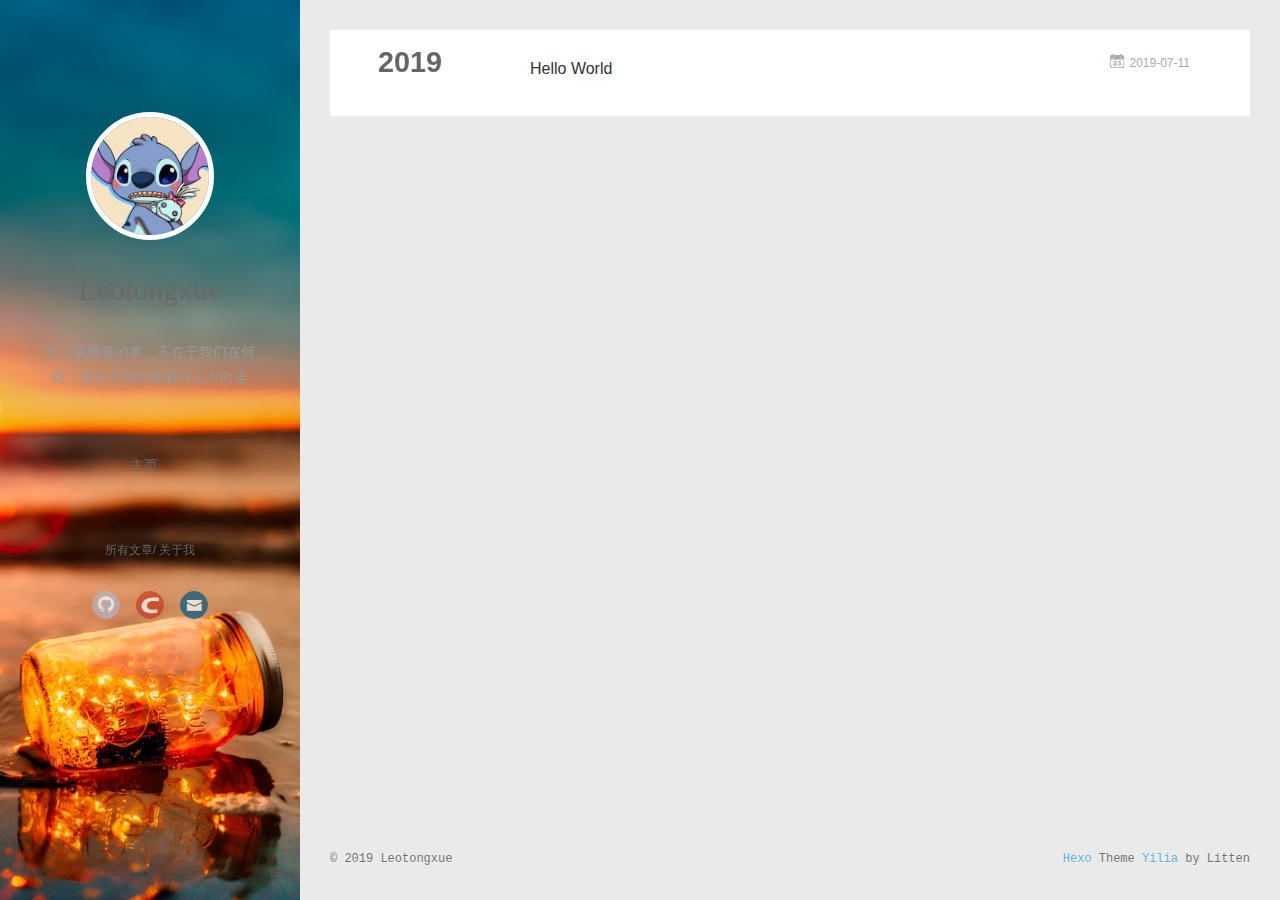
<file: archives/index.html>
<!DOCTYPE html>
<html>
<head><meta name="generator" content="Hexo 3.9.0">
  <meta charset="utf-8">
  
  <meta name="renderer" content="webkit">
  <meta http-equiv="X-UA-Compatible" content="IE=edge">
  <link rel="dns-prefetch" href="http://yoursite.com">
  <title>Archives | Leotongxue&#39;s blog</title>
  <meta name="viewport" content="width=device-width, initial-scale=1, maximum-scale=1">
  <meta property="og:type" content="website">
<meta property="og:title" content="Leotongxue&#39;s blog">
<meta property="og:url" content="http://yoursite.com/archives/index.html">
<meta property="og:site_name" content="Leotongxue&#39;s blog">
<meta property="og:locale" content="zh_CN">
<meta name="twitter:card" content="summary">
<meta name="twitter:title" content="Leotongxue&#39;s blog">
  
    <link rel="alternative" href="/atom.xml" title="Leotongxue&#39;s blog" type="application/atom+xml">
  
  
    <link rel="icon" href="/assets/img/headweb.png">
  
  <link rel="stylesheet" type="text/css" href="/./main.bf6526.css">
  
	<link rel="stylesheet" type="text/css" href="/./avatarrotation.css">
   
  <style type="text/css">
  
    #container.show {
      background: linear-gradient(200deg,#a0cfe4,#e8c37e);
    }
  </style>
  

  

</head>
</html>
<body>
  <div id="container" q-class="show:isCtnShow">
    <canvas id="anm-canvas" class="anm-canvas"></canvas>
    <div class="left-col" q-class="show:isShow" style="background: url(/assets/img/left.png)no-repeat 100%;background-size:cover;">
      
<div class="overlay" style="background: rgba(0,0,0,0)"></div>
<div class="intrude-less">
	<header id="header" class="inner">
		<a href="/" class="profilepic">
			<img src="/assets/img/head.jpg" class="js-avatar">
		</a>
		<hgroup>
		  <h1 class="header-author"><a href="/">Leotongxue</a></h1>
		</hgroup>
		
		<p class="header-subtitle">世上最重要的事，不在于我们在何处，而在于我们朝着什么方向走</p>
		

		<nav class="header-menu">
			<ul>
			
				<li><a href="/">主页</a></li>
	        
			</ul>
		</nav>
		<nav class="header-smart-menu">
    		
    			
    			<a q-on="click: openSlider(e, 'innerArchive')" href="javascript:void(0)">所有文章</a>
    			
            
    			
    			<a q-on="click: openSlider(e, 'aboutme')" href="javascript:void(0)">关于我</a>
    			
            
		</nav>
		<nav class="header-nav">
			<div class="social">
				
					<a class="github" target="_blank" href="https://github.com/leotongxue" title="github"><i class="icon-github"></i></a>
		        
					<a class="csdn" target="_blank" href="https://blog.csdn.net/zeroooorez" title="csdn"><i class="icon-csdn"></i></a>
		        
					<a class="mail" target="_blank" href="mailto:lxleo1234@163.com" title="mail"><i class="icon-mail"></i></a>
		        
			</div>
		</nav>
	</header>		
</div>

    </div>
    <div class="mid-col" q-class="show:isShow,hide:isShow|isFalse">
      
<nav id="mobile-nav">
  	<div class="overlay js-overlay" style="background: rgba(0,0,0,0)"></div>
	<div class="btnctn js-mobile-btnctn">
  		<div class="slider-trigger list" q-on="click: openSlider(e)"><i class="icon icon-sort"></i></div>
	</div>
	<div class="intrude-less">
		<header id="header" class="inner">
			<div class="profilepic">
				<img src="/assets/img/head.jpg" class="js-avatar">
			</div>
			<hgroup>
			  <h1 class="header-author js-header-author">Leotongxue</h1>
			</hgroup>
			
			<p class="header-subtitle"><i class="icon icon-quo-left"></i>世上最重要的事，不在于我们在何处，而在于我们朝着什么方向走<i class="icon icon-quo-right"></i></p>
			
			
			
				
			
			
			
			<nav class="header-nav">
				<div class="social">
					
						<a class="github" target="_blank" href="https://github.com/leotongxue" title="github"><i class="icon-github"></i></a>
			        
						<a class="csdn" target="_blank" href="https://blog.csdn.net/zeroooorez" title="csdn"><i class="icon-csdn"></i></a>
			        
						<a class="mail" target="_blank" href="mailto:lxleo1234@163.com" title="mail"><i class="icon-mail"></i></a>
			        
				</div>
			</nav>

			<nav class="header-menu js-header-menu">
				<ul style="width: 50%">
				
				
					<li style="width: 100%"><a href="/">主页</a></li>
		        
				</ul>
			</nav>
		</header>				
	</div>
	<div class="mobile-mask" style="display:none" q-show="isShow"></div>
</nav>

      <div id="wrapper" class="body-wrap">
        <div class="menu-l">
          <div class="canvas-wrap">
            <canvas data-colors="#eaeaea" data-sectionHeight="100" data-contentId="js-content" id="myCanvas1" class="anm-canvas"></canvas>
          </div>
          <div id="js-content" class="content-ll">
            
  
  
    
    
      
      
      <section class="archives-wrap">
        <div class="archive-year-wrap">
          <a href="/archives/2019" class="archive-year">2019</a>
        </div>
        <div class="archives">
    
    <article class="archive-article archive-type-post">
  <div class="archive-article-inner">
    <header class="archive-article-header">
      	<div class="article-meta">
	      	<a href="/2019/07/11/hello-world/" class="archive-article-date">
  	<time datetime="2019-07-11T12:28:13.761Z" itemprop="datePublished"><i class="icon-calendar icon"></i>2019-07-11</time>
</a>
        </div>
    	 
  
    <h1 itemprop="name">
      <a class="archive-article-title" href="/2019/07/11/hello-world/">Hello World</a>
    </h1>
  

        <div class="article-info info-on-right">
          
          

        </div>
        <div class="clearfix"></div>
    </header>
  </div>
</article>
  
  
    </div></section>
  

    


          </div>
        </div>
      </div>
      <footer id="footer">
  <div class="outer">
    <div id="footer-info">
    	<div class="footer-left">
    		&copy; 2019 Leotongxue
    	</div>
      	<div class="footer-right">
      		<a href="http://hexo.io/" target="_blank">Hexo</a>  Theme <a href="https://github.com/litten/hexo-theme-yilia" target="_blank">Yilia</a> by Litten
      	</div>
    </div>
  </div>
</footer>
    </div>
    <script>
	var yiliaConfig = {
		mathjax: false,
		isHome: false,
		isPost: false,
		isArchive: true,
		isTag: false,
		isCategory: false,
		open_in_new: false,
		toc_hide_index: true,
		root: "/",
		innerArchive: true,
		showTags: false
	}
</script>

<script>!function(r){function e(t){if(i[t])return i[t].exports;var n=i[t]={exports:{},id:t,loaded:!1};return r[t].call(n.exports,n,n.exports,e),n.loaded=!0,n.exports}var i={};e.m=r,e.c=i,e.p="./",e(0)}([function(t,n,r){r(209),t.exports=r(205)},function(t,n,r){var d=r(3),y=r(46),g=r(26),b=r(27),x=r(47),m="prototype",S=function(t,n,r){var e,i,o,u,c=t&S.F,f=t&S.G,a=t&S.S,s=t&S.P,l=t&S.B,h=f?d:a?d[n]||(d[n]={}):(d[n]||{})[m],v=f?y:y[n]||(y[n]={}),p=v[m]||(v[m]={});for(e in f&&(r=n),r)o=((i=!c&&h&&void 0!==h[e])?h:r)[e],u=l&&i?x(o,d):s&&"function"==typeof o?x(Function.call,o):o,h&&b(h,e,o,t&S.U),v[e]!=o&&g(v,e,u),s&&p[e]!=o&&(p[e]=o)};d.core=y,S.F=1,S.G=2,S.S=4,S.P=8,S.B=16,S.W=32,S.U=64,S.R=128,t.exports=S},function(t,n,r){var e=r(5);t.exports=function(t){if(!e(t))throw TypeError(t+" is not an object!");return t}},function(t,n){var r=t.exports="undefined"!=typeof window&&window.Math==Math?window:"undefined"!=typeof self&&self.Math==Math?self:Function("return this")();"number"==typeof __g&&(__g=r)},function(t,n){t.exports=function(t){try{return!!t()}catch(t){return!0}}},function(t,n){t.exports=function(t){return"object"==typeof t?null!==t:"function"==typeof t}},function(t,n){var r=t.exports="undefined"!=typeof window&&window.Math==Math?window:"undefined"!=typeof self&&self.Math==Math?self:Function("return this")();"number"==typeof __g&&(__g=r)},function(t,n,r){var e=r(118)("wks"),i=r(79),o=r(3).Symbol,u="function"==typeof o;(t.exports=function(t){return e[t]||(e[t]=u&&o[t]||(u?o:i)("Symbol."+t))}).store=e},function(t,n,r){var e=r(49),i=Math.min;t.exports=function(t){return 0<t?i(e(t),9007199254740991):0}},function(t,n){var r={}.hasOwnProperty;t.exports=function(t,n){return r.call(t,n)}},function(t,n,r){t.exports=!r(4)(function(){return 7!=Object.defineProperty({},"a",{get:function(){return 7}}).a})},function(t,n,r){var e=r(2),i=r(174),o=r(53),u=Object.defineProperty;n.f=r(10)?Object.defineProperty:function(t,n,r){if(e(t),n=o(n,!0),e(r),i)try{return u(t,n,r)}catch(t){}if("get"in r||"set"in r)throw TypeError("Accessors not supported!");return"value"in r&&(t[n]=r.value),t}},function(t,n,r){t.exports=!r(20)(function(){return 7!=Object.defineProperty({},"a",{get:function(){return 7}}).a})},function(t,n,r){var e=r(14),i=r(24);t.exports=r(12)?function(t,n,r){return e.f(t,n,i(1,r))}:function(t,n,r){return t[n]=r,t}},function(t,n,r){var e=r(22),i=r(60),o=r(42),u=Object.defineProperty;n.f=r(12)?Object.defineProperty:function(t,n,r){if(e(t),n=o(n,!0),e(r),i)try{return u(t,n,r)}catch(t){}if("get"in r||"set"in r)throw TypeError("Accessors not supported!");return"value"in r&&(t[n]=r.value),t}},function(t,n,r){var e=r(96),i=r(34);t.exports=function(t){return e(i(t))}},function(t,n,r){var e=r(40)("wks"),i=r(25),o=r(6).Symbol,u="function"==typeof o;(t.exports=function(t){return e[t]||(e[t]=u&&o[t]||(u?o:i)("Symbol."+t))}).store=e},function(t,n,r){var e=r(51);t.exports=function(t){return Object(e(t))}},function(t,n){t.exports=function(t){return"object"==typeof t?null!==t:"function"==typeof t}},function(t,n){var r=t.exports={version:"2.6.9"};"number"==typeof __e&&(__e=r)},function(t,n){t.exports=function(t){try{return!!t()}catch(t){return!0}}},function(t,n){t.exports=function(t){if("function"!=typeof t)throw TypeError(t+" is not a function!");return t}},function(t,n,r){var e=r(18);t.exports=function(t){if(!e(t))throw TypeError(t+" is not an object!");return t}},function(t,n){t.exports=!0},function(t,n){t.exports=function(t,n){return{enumerable:!(1&t),configurable:!(2&t),writable:!(4&t),value:n}}},function(t,n){var r=0,e=Math.random();t.exports=function(t){return"Symbol(".concat(void 0===t?"":t,")_",(++r+e).toString(36))}},function(t,n,r){var e=r(11),i=r(75);t.exports=r(10)?function(t,n,r){return e.f(t,n,i(1,r))}:function(t,n,r){return t[n]=r,t}},function(t,n,r){var o=r(3),u=r(26),c=r(30),f=r(79)("src"),e=r(221),i="toString",a=(""+e).split(i);r(46).inspectSource=function(t){return e.call(t)},(t.exports=function(t,n,r,e){var i="function"==typeof r;i&&(c(r,"name")||u(r,"name",n)),t[n]!==r&&(i&&(c(r,f)||u(r,f,t[n]?""+t[n]:a.join(String(n)))),t===o?t[n]=r:e?t[n]?t[n]=r:u(t,n,r):(delete t[n],u(t,n,r)))})(Function.prototype,i,function(){return"function"==typeof this&&this[f]||e.call(this)})},function(t,n,r){var e=r(1),i=r(4),u=r(51),c=/"/g,o=function(t,n,r,e){var i=String(u(t)),o="<"+n;return""!==r&&(o+=" "+r+'="'+String(e).replace(c,"&quot;")+'"'),o+">"+i+"</"+n+">"};t.exports=function(n,t){var r={};r[n]=t(o),e(e.P+e.F*i(function(){var t=""[n]('"');return t!==t.toLowerCase()||3<t.split('"').length}),"String",r)}},function(t,n,r){var e=r(65),i=r(35);t.exports=Object.keys||function(t){return e(t,i)}},function(t,n){var r={}.hasOwnProperty;t.exports=function(t,n){return r.call(t,n)}},function(t,n,r){var e=r(117),i=r(75),o=r(33),u=r(53),c=r(30),f=r(174),a=Object.getOwnPropertyDescriptor;n.f=r(10)?a:function(t,n){if(t=o(t),n=u(n,!0),f)try{return a(t,n)}catch(t){}if(c(t,n))return i(!e.f.call(t,n),t[n])}},function(t,n,r){var e=r(30),i=r(17),o=r(154)("IE_PROTO"),u=Object.prototype;t.exports=Object.getPrototypeOf||function(t){return t=i(t),e(t,o)?t[o]:"function"==typeof t.constructor&&t instanceof t.constructor?t.constructor.prototype:t instanceof Object?u:null}},function(t,n,r){var e=r(116),i=r(51);t.exports=function(t){return e(i(t))}},function(t,n){t.exports=function(t){if(null==t)throw TypeError("Can't call method on  "+t);return t}},function(t,n){t.exports="constructor,hasOwnProperty,isPrototypeOf,propertyIsEnumerable,toLocaleString,toString,valueOf".split(",")},function(t,n){t.exports={}},function(t,n){n.f={}.propertyIsEnumerable},function(t,n,r){var e=r(14).f,i=r(9),o=r(16)("toStringTag");t.exports=function(t,n,r){t&&!i(t=r?t:t.prototype,o)&&e(t,o,{configurable:!0,value:n})}},function(t,n,r){var e=r(40)("keys"),i=r(25);t.exports=function(t){return e[t]||(e[t]=i(t))}},function(t,n,r){var e=r(19),i=r(6),o="__core-js_shared__",u=i[o]||(i[o]={});(t.exports=function(t,n){return u[t]||(u[t]=void 0!==n?n:{})})("versions",[]).push({version:e.version,mode:r(23)?"pure":"global",copyright:"© 2019 Denis Pushkarev (zloirock.ru)"})},function(t,n){var r=Math.ceil,e=Math.floor;t.exports=function(t){return isNaN(t=+t)?0:(0<t?e:r)(t)}},function(t,n,r){var i=r(18);t.exports=function(t,n){if(!i(t))return t;var r,e;if(n&&"function"==typeof(r=t.toString)&&!i(e=r.call(t)))return e;if("function"==typeof(r=t.valueOf)&&!i(e=r.call(t)))return e;if(!n&&"function"==typeof(r=t.toString)&&!i(e=r.call(t)))return e;throw TypeError("Can't convert object to primitive value")}},function(t,n,r){var e=r(6),i=r(19),o=r(23),u=r(44),c=r(14).f;t.exports=function(t){var n=i.Symbol||(i.Symbol=o?{}:e.Symbol||{});"_"==t.charAt(0)||t in n||c(n,t,{value:u.f(t)})}},function(t,n,r){n.f=r(16)},function(t,n){var r={}.toString;t.exports=function(t){return r.call(t).slice(8,-1)}},function(t,n){var r=t.exports={version:"2.6.9"};"number"==typeof __e&&(__e=r)},function(t,n,r){var o=r(21);t.exports=function(e,i,t){if(o(e),void 0===i)return e;switch(t){case 1:return function(t){return e.call(i,t)};case 2:return function(t,n){return e.call(i,t,n)};case 3:return function(t,n,r){return e.call(i,t,n,r)}}return function(){return e.apply(i,arguments)}}},function(t,n,r){"use strict";var e=r(4);t.exports=function(t,n){return!!t&&e(function(){n?t.call(null,function(){},1):t.call(null)})}},function(t,n){var r=Math.ceil,e=Math.floor;t.exports=function(t){return isNaN(t=+t)?0:(0<t?e:r)(t)}},function(t,n,r){var x=r(47),m=r(116),S=r(17),w=r(8),e=r(138);t.exports=function(l,t){var h=1==l,v=2==l,p=3==l,d=4==l,y=6==l,g=5==l||y,b=t||e;return function(t,n,r){for(var e,i,o=S(t),u=m(o),c=x(n,r,3),f=w(u.length),a=0,s=h?b(t,f):v?b(t,0):void 0;a<f;a++)if((g||a in u)&&(i=c(e=u[a],a,o),l))if(h)s[a]=i;else if(i)switch(l){case 3:return!0;case 5:return e;case 6:return a;case 2:s.push(e)}else if(d)return!1;return y?-1:p||d?d:s}}},function(t,n){t.exports=function(t){if(null==t)throw TypeError("Can't call method on  "+t);return t}},function(t,n,r){var i=r(1),o=r(46),u=r(4);t.exports=function(t,n){var r=(o.Object||{})[t]||Object[t],e={};e[t]=n(r),i(i.S+i.F*u(function(){r(1)}),"Object",e)}},function(t,n,r){var i=r(5);t.exports=function(t,n){if(!i(t))return t;var r,e;if(n&&"function"==typeof(r=t.toString)&&!i(e=r.call(t)))return e;if("function"==typeof(r=t.valueOf)&&!i(e=r.call(t)))return e;if(!n&&"function"==typeof(r=t.toString)&&!i(e=r.call(t)))return e;throw TypeError("Can't convert object to primitive value")}},function(t,n,r){var d=r(6),y=r(19),g=r(93),b=r(13),x=r(9),m="prototype",S=function(t,n,r){var e,i,o,u=t&S.F,c=t&S.G,f=t&S.S,a=t&S.P,s=t&S.B,l=t&S.W,h=c?y:y[n]||(y[n]={}),v=h[m],p=c?d:f?d[n]:(d[n]||{})[m];for(e in c&&(r=n),r)(i=!u&&p&&void 0!==p[e])&&x(h,e)||(o=i?p[e]:r[e],h[e]=c&&"function"!=typeof p[e]?r[e]:s&&i?g(o,d):l&&p[e]==o?function(e){var t=function(t,n,r){if(this instanceof e){switch(arguments.length){case 0:return new e;case 1:return new e(t);case 2:return new e(t,n)}return new e(t,n,r)}return e.apply(this,arguments)};return t[m]=e[m],t}(o):a&&"function"==typeof o?g(Function.call,o):o,a&&((h.virtual||(h.virtual={}))[e]=o,t&S.R&&v&&!v[e]&&b(v,e,o)))};S.F=1,S.G=2,S.S=4,S.P=8,S.B=16,S.W=32,S.U=64,S.R=128,t.exports=S},function(t,n,r){var e=r(34);t.exports=function(t){return Object(e(t))}},function(t,n,r){var o=r(196),e=r(1),i=r(118)("metadata"),u=i.store||(i.store=new(r(200))),c=function(t,n,r){var e=u.get(t);if(!e){if(!r)return;u.set(t,e=new o)}var i=e.get(n);if(!i){if(!r)return;e.set(n,i=new o)}return i};t.exports={store:u,map:c,has:function(t,n,r){var e=c(n,r,!1);return void 0!==e&&e.has(t)},get:function(t,n,r){var e=c(n,r,!1);return void 0===e?void 0:e.get(t)},set:function(t,n,r,e){c(r,e,!0).set(t,n)},keys:function(t,n){var r=c(t,n,!1),e=[];return r&&r.forEach(function(t,n){e.push(n)}),e},key:function(t){return void 0===t||"symbol"==typeof t?t:String(t)},exp:function(t){e(e.S,"Reflect",t)}}},function(t,n,r){"use strict";if(r(10)){var g=r(68),b=r(3),x=r(4),m=r(1),S=r(132),e=r(159),h=r(47),w=r(70),i=r(75),_=r(26),o=r(76),u=r(49),O=r(8),E=r(194),c=r(78),f=r(53),a=r(30),M=r(81),P=r(5),v=r(17),p=r(145),j=r(72),F=r(32),A=r(73).f,d=r(161),s=r(79),l=r(7),y=r(50),I=r(120),L=r(119),N=r(162),T=r(82),k=r(125),R=r(77),C=r(137),D=r(166),G=r(11),W=r(31),U=G.f,V=W.f,B=b.RangeError,q=b.TypeError,z=b.Uint8Array,H="ArrayBuffer",K="Shared"+H,J="BYTES_PER_ELEMENT",$="prototype",Y=Array[$],X=e.ArrayBuffer,Q=e.DataView,Z=y(0),tt=y(2),nt=y(3),rt=y(4),et=y(5),it=y(6),ot=I(!0),ut=I(!1),ct=N.values,ft=N.keys,at=N.entries,st=Y.lastIndexOf,lt=Y.reduce,ht=Y.reduceRight,vt=Y.join,pt=Y.sort,dt=Y.slice,yt=Y.toString,gt=Y.toLocaleString,bt=l("iterator"),xt=l("toStringTag"),mt=s("typed_constructor"),St=s("def_constructor"),wt=S.CONSTR,_t=S.TYPED,Ot=S.VIEW,Et="Wrong length!",Mt=y(1,function(t,n){return It(L(t,t[St]),n)}),Pt=x(function(){return 1===new z(new Uint16Array([1]).buffer)[0]}),jt=!!z&&!!z[$].set&&x(function(){new z(1).set({})}),Ft=function(t,n){var r=u(t);if(r<0||r%n)throw B("Wrong offset!");return r},At=function(t){if(P(t)&&_t in t)return t;throw q(t+" is not a typed array!")},It=function(t,n){if(!(P(t)&&mt in t))throw q("It is not a typed array constructor!");return new t(n)},Lt=function(t,n){return Nt(L(t,t[St]),n)},Nt=function(t,n){for(var r=0,e=n.length,i=It(t,e);r<e;)i[r]=n[r++];return i},Tt=function(t,n,r){U(t,n,{get:function(){return this._d[r]}})},kt=function(t){var n,r,e,i,o,u,c=v(t),f=arguments.length,a=1<f?arguments[1]:void 0,s=void 0!==a,l=d(c);if(null!=l&&!p(l)){for(u=l.call(c),e=[],n=0;!(o=u.next()).done;n++)e.push(o.value);c=e}for(s&&2<f&&(a=h(a,arguments[2],2)),n=0,r=O(c.length),i=It(this,r);n<r;n++)i[n]=s?a(c[n],n):c[n];return i},Rt=function(){for(var t=0,n=arguments.length,r=It(this,n);t<n;)r[t]=arguments[t++];return r},Ct=!!z&&x(function(){gt.call(new z(1))}),Dt=function(){return gt.apply(Ct?dt.call(At(this)):At(this),arguments)},Gt={copyWithin:function(t,n){return D.call(At(this),t,n,2<arguments.length?arguments[2]:void 0)},every:function(t){return rt(At(this),t,1<arguments.length?arguments[1]:void 0)},fill:function(t){return C.apply(At(this),arguments)},filter:function(t){return Lt(this,tt(At(this),t,1<arguments.length?arguments[1]:void 0))},find:function(t){return et(At(this),t,1<arguments.length?arguments[1]:void 0)},findIndex:function(t){return it(At(this),t,1<arguments.length?arguments[1]:void 0)},forEach:function(t){Z(At(this),t,1<arguments.length?arguments[1]:void 0)},indexOf:function(t){return ut(At(this),t,1<arguments.length?arguments[1]:void 0)},includes:function(t){return ot(At(this),t,1<arguments.length?arguments[1]:void 0)},join:function(t){return vt.apply(At(this),arguments)},lastIndexOf:function(t){return st.apply(At(this),arguments)},map:function(t){return Mt(At(this),t,1<arguments.length?arguments[1]:void 0)},reduce:function(t){return lt.apply(At(this),arguments)},reduceRight:function(t){return ht.apply(At(this),arguments)},reverse:function(){for(var t,n=this,r=At(n).length,e=Math.floor(r/2),i=0;i<e;)t=n[i],n[i++]=n[--r],n[r]=t;return n},some:function(t){return nt(At(this),t,1<arguments.length?arguments[1]:void 0)},sort:function(t){return pt.call(At(this),t)},subarray:function(t,n){var r=At(this),e=r.length,i=c(t,e);return new(L(r,r[St]))(r.buffer,r.byteOffset+i*r.BYTES_PER_ELEMENT,O((void 0===n?e:c(n,e))-i))}},Wt=function(t,n){return Lt(this,dt.call(At(this),t,n))},Ut=function(t){At(this);var n=Ft(arguments[1],1),r=this.length,e=v(t),i=O(e.length),o=0;if(r<i+n)throw B(Et);for(;o<i;)this[n+o]=e[o++]},Vt={entries:function(){return at.call(At(this))},keys:function(){return ft.call(At(this))},values:function(){return ct.call(At(this))}},Bt=function(t,n){return P(t)&&t[_t]&&"symbol"!=typeof n&&n in t&&String(+n)==String(n)},qt=function(t,n){return Bt(t,n=f(n,!0))?i(2,t[n]):V(t,n)},zt=function(t,n,r){return!(Bt(t,n=f(n,!0))&&P(r)&&a(r,"value"))||a(r,"get")||a(r,"set")||r.configurable||a(r,"writable")&&!r.writable||a(r,"enumerable")&&!r.enumerable?U(t,n,r):(t[n]=r.value,t)};wt||(W.f=qt,G.f=zt),m(m.S+m.F*!wt,"Object",{getOwnPropertyDescriptor:qt,defineProperty:zt}),x(function(){yt.call({})})&&(yt=gt=function(){return vt.call(this)});var Ht=o({},Gt);o(Ht,Vt),_(Ht,bt,Vt.values),o(Ht,{slice:Wt,set:Ut,constructor:function(){},toString:yt,toLocaleString:Dt}),Tt(Ht,"buffer","b"),Tt(Ht,"byteOffset","o"),Tt(Ht,"byteLength","l"),Tt(Ht,"length","e"),U(Ht,xt,{get:function(){return this[_t]}}),t.exports=function(t,l,n,o){var h=t+((o=!!o)?"Clamped":"")+"Array",r="get"+t,u="set"+t,v=b[h],c=v||{},e=v&&F(v),i=!v||!S.ABV,f={},a=v&&v[$],p=function(t,i){U(t,i,{get:function(){return t=i,(n=this._d).v[r](t*l+n.o,Pt);var t,n},set:function(t){return n=i,r=t,e=this._d,o&&(r=(r=Math.round(r))<0?0:255<r?255:255&r),void e.v[u](n*l+e.o,r,Pt);var n,r,e},enumerable:!0})};i?(v=n(function(t,n,r,e){w(t,v,h,"_d");var i,o,u,c,f=0,a=0;if(P(n)){if(!(n instanceof X||(c=M(n))==H||c==K))return _t in n?Nt(v,n):kt.call(v,n);i=n,a=Ft(r,l);var s=n.byteLength;if(void 0===e){if(s%l)throw B(Et);if((o=s-a)<0)throw B(Et)}else if(s<(o=O(e)*l)+a)throw B(Et);u=o/l}else u=E(n),i=new X(o=u*l);for(_(t,"_d",{b:i,o:a,l:o,e:u,v:new Q(i)});f<u;)p(t,f++)}),a=v[$]=j(Ht),_(a,"constructor",v)):x(function(){v(1)})&&x(function(){new v(-1)})&&k(function(t){new v,new v(null),new v(1.5),new v(t)},!0)||(v=n(function(t,n,r,e){var i;return w(t,v,h),P(n)?n instanceof X||(i=M(n))==H||i==K?void 0!==e?new c(n,Ft(r,l),e):void 0!==r?new c(n,Ft(r,l)):new c(n):_t in n?Nt(v,n):kt.call(v,n):new c(E(n))}),Z(e!==Function.prototype?A(c).concat(A(e)):A(c),function(t){t in v||_(v,t,c[t])}),v[$]=a,g||(a.constructor=v));var s=a[bt],d=!!s&&("values"==s.name||null==s.name),y=Vt.values;_(v,mt,!0),_(a,_t,h),_(a,Ot,!0),_(a,St,v),(o?new v(1)[xt]==h:xt in a)||U(a,xt,{get:function(){return h}}),f[h]=v,m(m.G+m.W+m.F*(v!=c),f),m(m.S,h,{BYTES_PER_ELEMENT:l}),m(m.S+m.F*x(function(){c.of.call(v,1)}),h,{from:kt,of:Rt}),J in a||_(a,J,l),m(m.P,h,Gt),R(h),m(m.P+m.F*jt,h,{set:Ut}),m(m.P+m.F*!d,h,Vt),g||a.toString==yt||(a.toString=yt),m(m.P+m.F*x(function(){new v(1).slice()}),h,{slice:Wt}),m(m.P+m.F*(x(function(){return[1,2].toLocaleString()!=new v([1,2]).toLocaleString()})||!x(function(){a.toLocaleString.call([1,2])})),h,{toLocaleString:Dt}),T[h]=d?s:y,g||d||_(a,bt,y)}}else t.exports=function(){}},function(t,n){var r={}.toString;t.exports=function(t){return r.call(t).slice(8,-1)}},function(t,n,r){var e=r(18),i=r(6).document,o=e(i)&&e(i.createElement);t.exports=function(t){return o?i.createElement(t):{}}},function(t,n,r){t.exports=!r(12)&&!r(20)(function(){return 7!=Object.defineProperty(r(59)("div"),"a",{get:function(){return 7}}).a})},function(t,n,r){"use strict";var x=r(23),m=r(54),S=r(66),w=r(13),_=r(36),O=r(98),E=r(38),M=r(104),P=r(16)("iterator"),j=!([].keys&&"next"in[].keys()),F="values",A=function(){return this};t.exports=function(t,n,r,e,i,o,u){O(r,n,e);var c,f,a,s=function(t){if(!j&&t in p)return p[t];switch(t){case"keys":case F:return function(){return new r(this,t)}}return function(){return new r(this,t)}},l=n+" Iterator",h=i==F,v=!1,p=t.prototype,d=p[P]||p["@@iterator"]||i&&p[i],y=d||s(i),g=i?h?s("entries"):y:void 0,b="Array"==n&&p.entries||d;if(b&&((a=M(b.call(new t)))!==Object.prototype&&a.next&&(E(a,l,!0),x||"function"==typeof a[P]||w(a,P,A))),h&&d&&d.name!==F&&(v=!0,y=function(){return d.call(this)}),x&&!u||!j&&!v&&p[P]||w(p,P,y),_[n]=y,_[l]=A,i)if(c={values:h?y:s(F),keys:o?y:s("keys"),entries:g},u)for(f in c)f in p||S(p,f,c[f]);else m(m.P+m.F*(j||v),n,c);return c}},function(t,n,e){var i=e(22),o=e(101),u=e(35),c=e(39)("IE_PROTO"),f=function(){},a="prototype",s=function(){var t,n=e(59)("iframe"),r=u.length;for(n.style.display="none",e(95).appendChild(n),n.src="javascript:",(t=n.contentWindow.document).open(),t.write("<script>document.F=Object<\/script>"),t.close(),s=t.F;r--;)delete s[a][u[r]];return s()};t.exports=Object.create||function(t,n){var r;return null!==t?(f[a]=i(t),r=new f,f[a]=null,r[c]=t):r=s(),void 0===n?r:o(r,n)}},function(t,n,r){var e=r(65),i=r(35).concat("length","prototype");n.f=Object.getOwnPropertyNames||function(t){return e(t,i)}},function(t,n){n.f=Object.getOwnPropertySymbols},function(t,n,r){var u=r(9),c=r(15),f=r(92)(!1),a=r(39)("IE_PROTO");t.exports=function(t,n){var r,e=c(t),i=0,o=[];for(r in e)r!=a&&u(e,r)&&o.push(r);for(;n.length>i;)u(e,r=n[i++])&&(~f(o,r)||o.push(r));return o}},function(t,n,r){t.exports=r(13)},function(t,n,r){var e=r(7)("unscopables"),i=Array.prototype;null==i[e]&&r(26)(i,e,{}),t.exports=function(t){i[e][t]=!0}},function(t,n){t.exports=!1},function(t,n,r){var e=r(79)("meta"),i=r(5),o=r(30),u=r(11).f,c=0,f=Object.isExtensible||function(){return!0},a=!r(4)(function(){return f(Object.preventExtensions({}))}),s=function(t){u(t,e,{value:{i:"O"+ ++c,w:{}}})},l=t.exports={KEY:e,NEED:!1,fastKey:function(t,n){if(!i(t))return"symbol"==typeof t?t:("string"==typeof t?"S":"P")+t;if(!o(t,e)){if(!f(t))return"F";if(!n)return"E";s(t)}return t[e].i},getWeak:function(t,n){if(!o(t,e)){if(!f(t))return!0;if(!n)return!1;s(t)}return t[e].w},onFreeze:function(t){return a&&l.NEED&&f(t)&&!o(t,e)&&s(t),t}}},function(t,n){t.exports=function(t,n,r,e){if(!(t instanceof n)||void 0!==e&&e in t)throw TypeError(r+": incorrect invocation!");return t}},function(t,n,r){var h=r(47),v=r(177),p=r(145),d=r(2),y=r(8),g=r(161),b={},x={};(n=t.exports=function(t,n,r,e,i){var o,u,c,f,a=i?function(){return t}:g(t),s=h(r,e,n?2:1),l=0;if("function"!=typeof a)throw TypeError(t+" is not iterable!");if(p(a)){for(o=y(t.length);l<o;l++)if((f=n?s(d(u=t[l])[0],u[1]):s(t[l]))===b||f===x)return f}else for(c=a.call(t);!(u=c.next()).done;)if((f=v(c,s,u.value,n))===b||f===x)return f}).BREAK=b,n.RETURN=x},function(t,n,e){var i=e(2),o=e(183),u=e(141),c=e(154)("IE_PROTO"),f=function(){},a="prototype",s=function(){var t,n=e(140)("iframe"),r=u.length;for(n.style.display="none",e(143).appendChild(n),n.src="javascript:",(t=n.contentWindow.document).open(),t.write("<script>document.F=Object<\/script>"),t.close(),s=t.F;r--;)delete s[a][u[r]];return s()};t.exports=Object.create||function(t,n){var r;return null!==t?(f[a]=i(t),r=new f,f[a]=null,r[c]=t):r=s(),void 0===n?r:o(r,n)}},function(t,n,r){var e=r(185),i=r(141).concat("length","prototype");n.f=Object.getOwnPropertyNames||function(t){return e(t,i)}},function(t,n,r){var e=r(185),i=r(141);t.exports=Object.keys||function(t){return e(t,i)}},function(t,n){t.exports=function(t,n){return{enumerable:!(1&t),configurable:!(2&t),writable:!(4&t),value:n}}},function(t,n,r){var i=r(27);t.exports=function(t,n,r){for(var e in n)i(t,e,n[e],r);return t}},function(t,n,r){"use strict";var e=r(3),i=r(11),o=r(10),u=r(7)("species");t.exports=function(t){var n=e[t];o&&n&&!n[u]&&i.f(n,u,{configurable:!0,get:function(){return this}})}},function(t,n,r){var e=r(49),i=Math.max,o=Math.min;t.exports=function(t,n){return(t=e(t))<0?i(t+n,0):o(t,n)}},function(t,n){var r=0,e=Math.random();t.exports=function(t){return"Symbol(".concat(void 0===t?"":t,")_",(++r+e).toString(36))}},function(t,n,r){var e=r(5);t.exports=function(t,n){if(!e(t)||t._t!==n)throw TypeError("Incompatible receiver, "+n+" required!");return t}},function(t,n,r){var i=r(45),o=r(7)("toStringTag"),u="Arguments"==i(function(){return arguments}());t.exports=function(t){var n,r,e;return void 0===t?"Undefined":null===t?"Null":"string"==typeof(r=function(t,n){try{return t[n]}catch(t){}}(n=Object(t),o))?r:u?i(n):"Object"==(e=i(n))&&"function"==typeof n.callee?"Arguments":e}},function(t,n){t.exports={}},function(t,n,r){var e=r(11).f,i=r(30),o=r(7)("toStringTag");t.exports=function(t,n,r){t&&!i(t=r?t:t.prototype,o)&&e(t,o,{configurable:!0,value:n})}},function(t,n,r){var u=r(1),e=r(51),c=r(4),f=r(157),i="["+f+"]",o=RegExp("^"+i+i+"*"),a=RegExp(i+i+"*$"),s=function(t,n,r){var e={},i=c(function(){return!!f[t]()||"​"!="​"[t]()}),o=e[t]=i?n(l):f[t];r&&(e[r]=o),u(u.P+u.F*i,"String",e)},l=s.trim=function(t,n){return t=String(e(t)),1&n&&(t=t.replace(o,"")),2&n&&(t=t.replace(a,"")),t};t.exports=s},function(t,n,r){t.exports={default:r(88),__esModule:!0}},function(t,n,r){t.exports={default:r(89),__esModule:!0}},function(t,n,r){"use strict";function e(t){return t&&t.__esModule?t:{default:t}}n.__esModule=!0;var i=e(r(86)),o=e(r(85)),u="function"==typeof o.default&&"symbol"==typeof i.default?function(t){return typeof t}:function(t){return t&&"function"==typeof o.default&&t.constructor===o.default&&t!==o.default.prototype?"symbol":typeof t};n.default="function"==typeof o.default&&"symbol"===u(i.default)?function(t){return void 0===t?"undefined":u(t)}:function(t){return t&&"function"==typeof o.default&&t.constructor===o.default&&t!==o.default.prototype?"symbol":void 0===t?"undefined":u(t)}},function(t,n,r){r(111),r(109),r(112),r(113),t.exports=r(19).Symbol},function(t,n,r){r(110),r(114),t.exports=r(44).f("iterator")},function(t,n){t.exports=function(t){if("function"!=typeof t)throw TypeError(t+" is not a function!");return t}},function(t,n){t.exports=function(){}},function(t,n,r){var f=r(15),a=r(107),s=r(106);t.exports=function(c){return function(t,n,r){var e,i=f(t),o=a(i.length),u=s(r,o);if(c&&n!=n){for(;u<o;)if((e=i[u++])!=e)return!0}else for(;u<o;u++)if((c||u in i)&&i[u]===n)return c||u||0;return!c&&-1}}},function(t,n,r){var o=r(90);t.exports=function(e,i,t){if(o(e),void 0===i)return e;switch(t){case 1:return function(t){return e.call(i,t)};case 2:return function(t,n){return e.call(i,t,n)};case 3:return function(t,n,r){return e.call(i,t,n,r)}}return function(){return e.apply(i,arguments)}}},function(t,n,r){var c=r(29),f=r(64),a=r(37);t.exports=function(t){var n=c(t),r=f.f;if(r)for(var e,i=r(t),o=a.f,u=0;i.length>u;)o.call(t,e=i[u++])&&n.push(e);return n}},function(t,n,r){var e=r(6).document;t.exports=e&&e.documentElement},function(t,n,r){var e=r(58);t.exports=Object("z").propertyIsEnumerable(0)?Object:function(t){return"String"==e(t)?t.split(""):Object(t)}},function(t,n,r){var e=r(58);t.exports=Array.isArray||function(t){return"Array"==e(t)}},function(t,n,r){"use strict";var e=r(62),i=r(24),o=r(38),u={};r(13)(u,r(16)("iterator"),function(){return this}),t.exports=function(t,n,r){t.prototype=e(u,{next:i(1,r)}),o(t,n+" Iterator")}},function(t,n){t.exports=function(t,n){return{value:n,done:!!t}}},function(t,n,r){var e=r(25)("meta"),i=r(18),o=r(9),u=r(14).f,c=0,f=Object.isExtensible||function(){return!0},a=!r(20)(function(){return f(Object.preventExtensions({}))}),s=function(t){u(t,e,{value:{i:"O"+ ++c,w:{}}})},l=t.exports={KEY:e,NEED:!1,fastKey:function(t,n){if(!i(t))return"symbol"==typeof t?t:("string"==typeof t?"S":"P")+t;if(!o(t,e)){if(!f(t))return"F";if(!n)return"E";s(t)}return t[e].i},getWeak:function(t,n){if(!o(t,e)){if(!f(t))return!0;if(!n)return!1;s(t)}return t[e].w},onFreeze:function(t){return a&&l.NEED&&f(t)&&!o(t,e)&&s(t),t}}},function(t,n,r){var u=r(14),c=r(22),f=r(29);t.exports=r(12)?Object.defineProperties:function(t,n){c(t);for(var r,e=f(n),i=e.length,o=0;o<i;)u.f(t,r=e[o++],n[r]);return t}},function(t,n,r){var e=r(37),i=r(24),o=r(15),u=r(42),c=r(9),f=r(60),a=Object.getOwnPropertyDescriptor;n.f=r(12)?a:function(t,n){if(t=o(t),n=u(n,!0),f)try{return a(t,n)}catch(t){}if(c(t,n))return i(!e.f.call(t,n),t[n])}},function(t,n,r){var e=r(15),i=r(63).f,o={}.toString,u="object"==typeof window&&window&&Object.getOwnPropertyNames?Object.getOwnPropertyNames(window):[];t.exports.f=function(t){return u&&"[object Window]"==o.call(t)?function(t){try{return i(t)}catch(t){return u.slice()}}(t):i(e(t))}},function(t,n,r){var e=r(9),i=r(55),o=r(39)("IE_PROTO"),u=Object.prototype;t.exports=Object.getPrototypeOf||function(t){return t=i(t),e(t,o)?t[o]:"function"==typeof t.constructor&&t instanceof t.constructor?t.constructor.prototype:t instanceof Object?u:null}},function(t,n,r){var f=r(41),a=r(34);t.exports=function(c){return function(t,n){var r,e,i=String(a(t)),o=f(n),u=i.length;return o<0||u<=o?c?"":void 0:(r=i.charCodeAt(o))<55296||56319<r||o+1===u||(e=i.charCodeAt(o+1))<56320||57343<e?c?i.charAt(o):r:c?i.slice(o,o+2):e-56320+(r-55296<<10)+65536}}},function(t,n,r){var e=r(41),i=Math.max,o=Math.min;t.exports=function(t,n){return(t=e(t))<0?i(t+n,0):o(t,n)}},function(t,n,r){var e=r(41),i=Math.min;t.exports=function(t){return 0<t?i(e(t),9007199254740991):0}},function(t,n,r){"use strict";var e=r(91),i=r(99),o=r(36),u=r(15);t.exports=r(61)(Array,"Array",function(t,n){this._t=u(t),this._i=0,this._k=n},function(){var t=this._t,n=this._k,r=this._i++;return!t||r>=t.length?(this._t=void 0,i(1)):i(0,"keys"==n?r:"values"==n?t[r]:[r,t[r]])},"values"),o.Arguments=o.Array,e("keys"),e("values"),e("entries")},function(t,n){},function(t,n,r){"use strict";var e=r(105)(!0);r(61)(String,"String",function(t){this._t=String(t),this._i=0},function(){var t,n=this._t,r=this._i;return r>=n.length?{value:void 0,done:!0}:(t=e(n,r),this._i+=t.length,{value:t,done:!1})})},function(t,n,r){"use strict";var e=r(6),u=r(9),i=r(12),o=r(54),c=r(66),f=r(100).KEY,a=r(20),s=r(40),l=r(38),h=r(25),v=r(16),p=r(44),d=r(43),y=r(94),g=r(97),b=r(22),x=r(18),m=r(55),S=r(15),w=r(42),_=r(24),O=r(62),E=r(103),M=r(102),P=r(64),j=r(14),F=r(29),A=M.f,I=j.f,L=E.f,N=e.Symbol,T=e.JSON,k=T&&T.stringify,R="prototype",C=v("_hidden"),D=v("toPrimitive"),G={}.propertyIsEnumerable,W=s("symbol-registry"),U=s("symbols"),V=s("op-symbols"),B=Object[R],q="function"==typeof N&&!!P.f,z=e.QObject,H=!z||!z[R]||!z[R].findChild,K=i&&a(function(){return 7!=O(I({},"a",{get:function(){return I(this,"a",{value:7}).a}})).a})?function(t,n,r){var e=A(B,n);e&&delete B[n],I(t,n,r),e&&t!==B&&I(B,n,e)}:I,J=function(t){var n=U[t]=O(N[R]);return n._k=t,n},$=q&&"symbol"==typeof N.iterator?function(t){return"symbol"==typeof t}:function(t){return t instanceof N},Y=function(t,n,r){return t===B&&Y(V,n,r),b(t),n=w(n,!0),b(r),u(U,n)?(r.enumerable?(u(t,C)&&t[C][n]&&(t[C][n]=!1),r=O(r,{enumerable:_(0,!1)})):(u(t,C)||I(t,C,_(1,{})),t[C][n]=!0),K(t,n,r)):I(t,n,r)},X=function(t,n){b(t);for(var r,e=y(n=S(n)),i=0,o=e.length;i<o;)Y(t,r=e[i++],n[r]);return t},Q=function(t){var n=G.call(this,t=w(t,!0));return!(this===B&&u(U,t)&&!u(V,t))&&(!(n||!u(this,t)||!u(U,t)||u(this,C)&&this[C][t])||n)},Z=function(t,n){if(t=S(t),n=w(n,!0),t!==B||!u(U,n)||u(V,n)){var r=A(t,n);return!r||!u(U,n)||u(t,C)&&t[C][n]||(r.enumerable=!0),r}},tt=function(t){for(var n,r=L(S(t)),e=[],i=0;r.length>i;)u(U,n=r[i++])||n==C||n==f||e.push(n);return e},nt=function(t){for(var n,r=t===B,e=L(r?V:S(t)),i=[],o=0;e.length>o;)!u(U,n=e[o++])||r&&!u(B,n)||i.push(U[n]);return i};q||(c((N=function(){if(this instanceof N)throw TypeError("Symbol is not a constructor!");var n=h(0<arguments.length?arguments[0]:void 0),r=function(t){this===B&&r.call(V,t),u(this,C)&&u(this[C],n)&&(this[C][n]=!1),K(this,n,_(1,t))};return i&&H&&K(B,n,{configurable:!0,set:r}),J(n)})[R],"toString",function(){return this._k}),M.f=Z,j.f=Y,r(63).f=E.f=tt,r(37).f=Q,P.f=nt,i&&!r(23)&&c(B,"propertyIsEnumerable",Q,!0),p.f=function(t){return J(v(t))}),o(o.G+o.W+o.F*!q,{Symbol:N});for(var rt="hasInstance,isConcatSpreadable,iterator,match,replace,search,species,split,toPrimitive,toStringTag,unscopables".split(","),et=0;rt.length>et;)v(rt[et++]);for(var it=F(v.store),ot=0;it.length>ot;)d(it[ot++]);o(o.S+o.F*!q,"Symbol",{for:function(t){return u(W,t+="")?W[t]:W[t]=N(t)},keyFor:function(t){if(!$(t))throw TypeError(t+" is not a symbol!");for(var n in W)if(W[n]===t)return n},useSetter:function(){H=!0},useSimple:function(){H=!1}}),o(o.S+o.F*!q,"Object",{create:function(t,n){return void 0===n?O(t):X(O(t),n)},defineProperty:Y,defineProperties:X,getOwnPropertyDescriptor:Z,getOwnPropertyNames:tt,getOwnPropertySymbols:nt});var ut=a(function(){P.f(1)});o(o.S+o.F*ut,"Object",{getOwnPropertySymbols:function(t){return P.f(m(t))}}),T&&o(o.S+o.F*(!q||a(function(){var t=N();return"[null]"!=k([t])||"{}"!=k({a:t})||"{}"!=k(Object(t))})),"JSON",{stringify:function(t){for(var n,r,e=[t],i=1;arguments.length>i;)e.push(arguments[i++]);if(r=n=e[1],(x(n)||void 0!==t)&&!$(t))return g(n)||(n=function(t,n){if("function"==typeof r&&(n=r.call(this,t,n)),!$(n))return n}),e[1]=n,k.apply(T,e)}}),N[R][D]||r(13)(N[R],D,N[R].valueOf),l(N,"Symbol"),l(Math,"Math",!0),l(e.JSON,"JSON",!0)},function(t,n,r){r(43)("asyncIterator")},function(t,n,r){r(43)("observable")},function(t,n,r){r(108);for(var e=r(6),i=r(13),o=r(36),u=r(16)("toStringTag"),c="CSSRuleList,CSSStyleDeclaration,CSSValueList,ClientRectList,DOMRectList,DOMStringList,DOMTokenList,DataTransferItemList,FileList,HTMLAllCollection,HTMLCollection,HTMLFormElement,HTMLSelectElement,MediaList,MimeTypeArray,NamedNodeMap,NodeList,PaintRequestList,Plugin,PluginArray,SVGLengthList,SVGNumberList,SVGPathSegList,SVGPointList,SVGStringList,SVGTransformList,SourceBufferList,StyleSheetList,TextTrackCueList,TextTrackList,TouchList".split(","),f=0;f<c.length;f++){var a=c[f],s=e[a],l=s&&s.prototype;l&&!l[u]&&i(l,u,a),o[a]=o.Array}},function(t,n,r){"use strict";var e=r(2);t.exports=function(){var t=e(this),n="";return t.global&&(n+="g"),t.ignoreCase&&(n+="i"),t.multiline&&(n+="m"),t.unicode&&(n+="u"),t.sticky&&(n+="y"),n}},function(t,n,r){var e=r(45);t.exports=Object("z").propertyIsEnumerable(0)?Object:function(t){return"String"==e(t)?t.split(""):Object(t)}},function(t,n){n.f={}.propertyIsEnumerable},function(t,n,r){var e=r(46),i=r(3),o="__core-js_shared__",u=i[o]||(i[o]={});(t.exports=function(t,n){return u[t]||(u[t]=void 0!==n?n:{})})("versions",[]).push({version:e.version,mode:r(68)?"pure":"global",copyright:"© 2019 Denis Pushkarev (zloirock.ru)"})},function(t,n,r){var i=r(2),o=r(21),u=r(7)("species");t.exports=function(t,n){var r,e=i(t).constructor;return void 0===e||null==(r=i(e)[u])?n:o(r)}},function(t,n,r){var f=r(33),a=r(8),s=r(78);t.exports=function(c){return function(t,n,r){var e,i=f(t),o=a(i.length),u=s(r,o);if(c&&n!=n){for(;u<o;)if((e=i[u++])!=e)return!0}else for(;u<o;u++)if((c||u in i)&&i[u]===n)return c||u||0;return!c&&-1}}},function(t,n,r){"use strict";var g=r(3),b=r(1),x=r(27),m=r(76),S=r(69),w=r(71),_=r(70),O=r(5),E=r(4),M=r(125),P=r(83),j=r(144);t.exports=function(e,t,n,r,i,o){var u=g[e],c=u,f=i?"set":"add",a=c&&c.prototype,s={},l=function(t){var r=a[t];x(a,t,"delete"==t?function(t){return!(o&&!O(t))&&r.call(this,0===t?0:t)}:"has"==t?function(t){return!(o&&!O(t))&&r.call(this,0===t?0:t)}:"get"==t?function(t){return o&&!O(t)?void 0:r.call(this,0===t?0:t)}:"add"==t?function(t){return r.call(this,0===t?0:t),this}:function(t,n){return r.call(this,0===t?0:t,n),this})};if("function"==typeof c&&(o||a.forEach&&!E(function(){(new c).entries().next()}))){var h=new c,v=h[f](o?{}:-0,1)!=h,p=E(function(){h.has(1)}),d=M(function(t){new c(t)}),y=!o&&E(function(){for(var t=new c,n=5;n--;)t[f](n,n);return!t.has(-0)});d||(((c=t(function(t,n){_(t,c,e);var r=j(new u,t,c);return null!=n&&w(n,i,r[f],r),r})).prototype=a).constructor=c),(p||y)&&(l("delete"),l("has"),i&&l("get")),(y||v)&&l(f),o&&a.clear&&delete a.clear}else c=r.getConstructor(t,e,i,f),m(c.prototype,n),S.NEED=!0;return P(c,e),s[e]=c,b(b.G+b.W+b.F*(c!=u),s),o||r.setStrong(c,e,i),c}},function(t,n,r){"use strict";r(197);var s=r(27),l=r(26),h=r(4),v=r(51),p=r(7),d=r(152),y=p("species"),g=!h(function(){var t=/./;return t.exec=function(){var t=[];return t.groups={a:"7"},t},"7"!=="".replace(t,"$<a>")}),b=function(){var t=/(?:)/,n=t.exec;t.exec=function(){return n.apply(this,arguments)};var r="ab".split(t);return 2===r.length&&"a"===r[0]&&"b"===r[1]}();t.exports=function(r,t,n){var e=p(r),o=!h(function(){var t={};return t[e]=function(){return 7},7!=""[r](t)}),i=o?!h(function(){var t=!1,n=/a/;return n.exec=function(){return t=!0,null},"split"===r&&(n.constructor={},n.constructor[y]=function(){return n}),n[e](""),!t}):void 0;if(!o||!i||"replace"===r&&!g||"split"===r&&!b){var u=/./[e],c=n(v,e,""[r],function(t,n,r,e,i){return n.exec===d?o&&!i?{done:!0,value:u.call(n,r,e)}:{done:!0,value:t.call(r,n,e)}:{done:!1}}),f=c[0],a=c[1];s(String.prototype,r,f),l(RegExp.prototype,e,2==t?function(t,n){return a.call(t,this,n)}:function(t){return a.call(t,this)})}}},function(t,n,r){var e=r(45);t.exports=Array.isArray||function(t){return"Array"==e(t)}},function(t,n,r){var e=r(5),i=r(45),o=r(7)("match");t.exports=function(t){var n;return e(t)&&(void 0!==(n=t[o])?!!n:"RegExp"==i(t))}},function(t,n,r){var o=r(7)("iterator"),u=!1;try{var e=[7][o]();e.return=function(){u=!0},Array.from(e,function(){throw 2})}catch(t){}t.exports=function(t,n){if(!n&&!u)return!1;var r=!1;try{var e=[7],i=e[o]();i.next=function(){return{done:r=!0}},e[o]=function(){return i},t(e)}catch(t){}return r}},function(t,n,r){"use strict";t.exports=r(68)||!r(4)(function(){var t=Math.random();__defineSetter__.call(null,t,function(){}),delete r(3)[t]})},function(t,n){n.f=Object.getOwnPropertySymbols},function(t,n,r){"use strict";var i=r(81),o=RegExp.prototype.exec;t.exports=function(t,n){var r=t.exec;if("function"==typeof r){var e=r.call(t,n);if("object"!=typeof e)throw new TypeError("RegExp exec method returned something other than an Object or null");return e}if("RegExp"!==i(t))throw new TypeError("RegExp#exec called on incompatible receiver");return o.call(t,n)}},function(t,n,r){"use strict";var e=r(1),u=r(21),c=r(47),f=r(71);t.exports=function(t){e(e.S,t,{from:function(t){var n,r,e,i,o=arguments[1];return u(this),(n=void 0!==o)&&u(o),null==t?new this:(r=[],n?(e=0,i=c(o,arguments[2],2),f(t,!1,function(t){r.push(i(t,e++))})):f(t,!1,r.push,r),new this(r))}})}},function(t,n,r){"use strict";var e=r(1);t.exports=function(t){e(e.S,t,{of:function(){for(var t=arguments.length,n=new Array(t);t--;)n[t]=arguments[t];return new this(n)}})}},function(t,n,r){var f=r(49),a=r(51);t.exports=function(c){return function(t,n){var r,e,i=String(a(t)),o=f(n),u=i.length;return o<0||u<=o?c?"":void 0:(r=i.charCodeAt(o))<55296||56319<r||o+1===u||(e=i.charCodeAt(o+1))<56320||57343<e?c?i.charAt(o):r:c?i.slice(o,o+2):e-56320+(r-55296<<10)+65536}}},function(t,n,r){for(var e,i=r(3),o=r(26),u=r(79),c=u("typed_array"),f=u("view"),a=!(!i.ArrayBuffer||!i.DataView),s=a,l=0,h="Int8Array,Uint8Array,Uint8ClampedArray,Int16Array,Uint16Array,Int32Array,Uint32Array,Float32Array,Float64Array".split(",");l<9;)(e=i[h[l++]])?(o(e.prototype,c,!0),o(e.prototype,f,!0)):s=!1;t.exports={ABV:a,CONSTR:s,TYPED:c,VIEW:f}},function(t,n,r){var e=r(3).navigator;t.exports=e&&e.userAgent||""},function(t,n){"use strict";var r,e={versions:(r=window.navigator.userAgent,{trident:-1<r.indexOf("Trident"),presto:-1<r.indexOf("Presto"),webKit:-1<r.indexOf("AppleWebKit"),gecko:-1<r.indexOf("Gecko")&&-1==r.indexOf("KHTML"),mobile:!!r.match(/AppleWebKit.*Mobile.*/),ios:!!r.match(/\(i[^;]+;( U;)? CPU.+Mac OS X/),android:-1<r.indexOf("Android")||-1<r.indexOf("Linux"),iPhone:-1<r.indexOf("iPhone")||-1<r.indexOf("Mac"),iPad:-1<r.indexOf("iPad"),webApp:-1==r.indexOf("Safari"),weixin:-1==r.indexOf("MicroMessenger")})};t.exports=e},function(t,n,r){"use strict";var e,i=r(87),l=(e=i)&&e.__esModule?e:{default:e},h=function(){function n(t,n,r){return n||r?String.fromCharCode(n||r):o[t]||t}function r(t){return s[t]}var e=/&quot;|&lt;|&gt;|&amp;|&nbsp;|&apos;|&#(\d+);|&#(\d+)/g,i=/['<> "&]/g,o={"&quot;":'"',"&lt;":"<","&gt;":">","&amp;":"&","&nbsp;":" "},u=/\u00a0/g,c=/<br\s*\/?>/gi,f=/\r?\n/g,a=/\s/g,s={};for(var t in o)s[o[t]]=t;return o["&apos;"]="'",s["'"]="&#39;",{encode:function(t){return t?(""+t).replace(i,r).replace(f,"<br/>").replace(a,"&nbsp;"):""},decode:function(t){return t?(""+t).replace(c,"\n").replace(e,n).replace(u," "):""},encodeBase16:function(t){if(!t)return t;for(var n=[],r=0,e=(t+="").length;r<e;r++)n.push(t.charCodeAt(r).toString(16).toUpperCase());return n.join("")},encodeBase16forJSON:function(t){if(!t)return t;for(var n=[],r=0,e=(t=t.replace(/[\u4E00-\u9FBF]/gi,function(t){return escape(t).replace("%u","\\u")})).length;r<e;r++)n.push(t.charCodeAt(r).toString(16).toUpperCase());return n.join("")},decodeBase16:function(t){if(!t)return t;for(var n=[],r=0,e=(t+="").length;r<e;r+=2)n.push(String.fromCharCode("0x"+t.slice(r,r+2)));return n.join("")},encodeObject:function(t){if(t instanceof Array)for(var n=0,r=t.length;n<r;n++)t[n]=h.encodeObject(t[n]);else if("object"==(void 0===t?"undefined":(0,l.default)(t)))for(var e in t)t[e]=h.encodeObject(t[e]);else if("string"==typeof t)return h.encode(t);return t},loadScript:function(t){var n=document.createElement("script");document.getElementsByTagName("body")[0].appendChild(n),n.setAttribute("src",t)},addLoadEvent:function(t){var n=window.onload;"function"!=typeof window.onload?window.onload=t:window.onload=function(){n(),t()}}}}();t.exports=h},function(t,n,r){"use strict";var e=r(131)(!0);t.exports=function(t,n,r){return n+(r?e(t,n).length:1)}},function(t,n,r){"use strict";var c=r(17),f=r(78),a=r(8);t.exports=function(t){for(var n=c(this),r=a(n.length),e=arguments.length,i=f(1<e?arguments[1]:void 0,r),o=2<e?arguments[2]:void 0,u=void 0===o?r:f(o,r);i<u;)n[i++]=t;return n}},function(t,n,r){var e=r(217);t.exports=function(t,n){return new(e(t))(n)}},function(t,n,r){"use strict";var e=r(11),i=r(75);t.exports=function(t,n,r){n in t?e.f(t,n,i(0,r)):t[n]=r}},function(t,n,r){var e=r(5),i=r(3).document,o=e(i)&&e(i.createElement);t.exports=function(t){return o?i.createElement(t):{}}},function(t,n){t.exports="constructor,hasOwnProperty,isPrototypeOf,propertyIsEnumerable,toLocaleString,toString,valueOf".split(",")},function(t,n,r){var e=r(7)("match");t.exports=function(n){var r=/./;try{"/./"[n](r)}catch(t){try{return r[e]=!1,!"/./"[n](r)}catch(n){}}return!0}},function(t,n,r){var e=r(3).document;t.exports=e&&e.documentElement},function(t,n,r){var o=r(5),u=r(153).set;t.exports=function(t,n,r){var e,i=n.constructor;return i!==r&&"function"==typeof i&&(e=i.prototype)!==r.prototype&&o(e)&&u&&u(t,e),t}},function(t,n,r){var e=r(82),i=r(7)("iterator"),o=Array.prototype;t.exports=function(t){return void 0!==t&&(e.Array===t||o[i]===t)}},function(t,n,r){"use strict";var e=r(72),i=r(75),o=r(83),u={};r(26)(u,r(7)("iterator"),function(){return this}),t.exports=function(t,n,r){t.prototype=e(u,{next:i(1,r)}),o(t,n+" Iterator")}},function(t,n,r){"use strict";var x=r(68),m=r(1),S=r(27),w=r(26),_=r(82),O=r(146),E=r(83),M=r(32),P=r(7)("iterator"),j=!([].keys&&"next"in[].keys()),F="values",A=function(){return this};t.exports=function(t,n,r,e,i,o,u){O(r,n,e);var c,f,a,s=function(t){if(!j&&t in p)return p[t];switch(t){case"keys":case F:return function(){return new r(this,t)}}return function(){return new r(this,t)}},l=n+" Iterator",h=i==F,v=!1,p=t.prototype,d=p[P]||p["@@iterator"]||i&&p[i],y=d||s(i),g=i?h?s("entries"):y:void 0,b="Array"==n&&p.entries||d;if(b&&((a=M(b.call(new t)))!==Object.prototype&&a.next&&(E(a,l,!0),x||"function"==typeof a[P]||w(a,P,A))),h&&d&&d.name!==F&&(v=!0,y=function(){return d.call(this)}),x&&!u||!j&&!v&&p[P]||w(p,P,y),_[n]=y,_[l]=A,i)if(c={values:h?y:s(F),keys:o?y:s("keys"),entries:g},u)for(f in c)f in p||S(p,f,c[f]);else m(m.P+m.F*(j||v),n,c);return c}},function(t,n){var r=Math.expm1;t.exports=!r||22025.465794806718<r(10)||r(10)<22025.465794806718||-2e-17!=r(-2e-17)?function(t){return 0==(t=+t)?t:-1e-6<t&&t<1e-6?t+t*t/2:Math.exp(t)-1}:r},function(t,n){t.exports=Math.sign||function(t){return 0==(t=+t)||t!=t?t:t<0?-1:1}},function(t,n,r){var c=r(3),f=r(158).set,a=c.MutationObserver||c.WebKitMutationObserver,s=c.process,l=c.Promise,h="process"==r(45)(s);t.exports=function(){var r,e,i,t=function(){var t,n;for(h&&(t=s.domain)&&t.exit();r;){n=r.fn,r=r.next;try{n()}catch(t){throw r?i():e=void 0,t}}e=void 0,t&&t.enter()};if(h)i=function(){s.nextTick(t)};else if(!a||c.navigator&&c.navigator.standalone)if(l&&l.resolve){var n=l.resolve(void 0);i=function(){n.then(t)}}else i=function(){f.call(c,t)};else{var o=!0,u=document.createTextNode("");new a(t).observe(u,{characterData:!0}),i=function(){u.data=o=!o}}return function(t){var n={fn:t,next:void 0};e&&(e.next=n),r||(r=n,i()),e=n}}},function(t,n,r){"use strict";function e(t){var r,e;this.promise=new t(function(t,n){if(void 0!==r||void 0!==e)throw TypeError("Bad Promise constructor");r=t,e=n}),this.resolve=i(r),this.reject=i(e)}var i=r(21);t.exports.f=function(t){return new e(t)}},function(t,n,r){"use strict";var e,i,u=r(115),c=RegExp.prototype.exec,f=String.prototype.replace,o=c,a="lastIndex",s=(e=/a/,i=/b*/g,c.call(e,"a"),c.call(i,"a"),0!==e[a]||0!==i[a]),l=void 0!==/()??/.exec("")[1];(s||l)&&(o=function(t){var n,r,e,i,o=this;return l&&(r=new RegExp("^"+o.source+"$(?!\\s)",u.call(o))),s&&(n=o[a]),e=c.call(o,t),s&&e&&(o[a]=o.global?e.index+e[0].length:n),l&&e&&1<e.length&&f.call(e[0],r,function(){for(i=1;i<arguments.length-2;i++)void 0===arguments[i]&&(e[i]=void 0)}),e}),t.exports=o},function(t,n,i){var r=i(5),e=i(2),o=function(t,n){if(e(t),!r(n)&&null!==n)throw TypeError(n+": can't set as prototype!")};t.exports={set:Object.setPrototypeOf||("__proto__"in{}?function(t,r,e){try{(e=i(47)(Function.call,i(31).f(Object.prototype,"__proto__").set,2))(t,[]),r=!(t instanceof Array)}catch(t){r=!0}return function(t,n){return o(t,n),r?t.__proto__=n:e(t,n),t}}({},!1):void 0),check:o}},function(t,n,r){var e=r(118)("keys"),i=r(79);t.exports=function(t){return e[t]||(e[t]=i(t))}},function(t,n,r){var e=r(124),i=r(51);t.exports=function(t,n,r){if(e(n))throw TypeError("String#"+r+" doesn't accept regex!");return String(i(t))}},function(t,n,r){"use strict";var i=r(49),o=r(51);t.exports=function(t){var n=String(o(this)),r="",e=i(t);if(e<0||e==1/0)throw RangeError("Count can't be negative");for(;0<e;(e>>>=1)&&(n+=n))1&e&&(r+=n);return r}},function(t,n){t.exports="\t\n\v\f\r   ᠎             　\u2028\u2029\ufeff"},function(t,n,r){var e,i,o,u=r(47),c=r(175),f=r(143),a=r(140),s=r(3),l=s.process,h=s.setImmediate,v=s.clearImmediate,p=s.MessageChannel,d=s.Dispatch,y=0,g={},b="onreadystatechange",x=function(){var t=+this;if(g.hasOwnProperty(t)){var n=g[t];delete g[t],n()}},m=function(t){x.call(t.data)};h&&v||(h=function(t){for(var n=[],r=1;arguments.length>r;)n.push(arguments[r++]);return g[++y]=function(){c("function"==typeof t?t:Function(t),n)},e(y),y},v=function(t){delete g[t]},"process"==r(45)(l)?e=function(t){l.nextTick(u(x,t,1))}:d&&d.now?e=function(t){d.now(u(x,t,1))}:p?(o=(i=new p).port2,i.port1.onmessage=m,e=u(o.postMessage,o,1)):s.addEventListener&&"function"==typeof postMessage&&!s.importScripts?(e=function(t){s.postMessage(t+"","*")},s.addEventListener("message",m,!1)):e=b in a("script")?function(t){f.appendChild(a("script"))[b]=function(){f.removeChild(this),x.call(t)}}:function(t){setTimeout(u(x,t,1),0)}),t.exports={set:h,clear:v}},function(t,n,r){"use strict";function e(t,n,r){var e,i,o,u=new Array(r),c=8*r-n-1,f=(1<<c)-1,a=f>>1,s=23===n?W(2,-24)-W(2,-77):0,l=0,h=t<0||0===t&&1/t<0?1:0;for((t=G(t))!=t||t===C?(i=t!=t?1:0,e=f):(e=U(V(t)/B),t*(o=W(2,-e))<1&&(e--,o*=2),2<=(t+=1<=e+a?s/o:s*W(2,1-a))*o&&(e++,o/=2),f<=e+a?(i=0,e=f):1<=e+a?(i=(t*o-1)*W(2,n),e+=a):(i=t*W(2,a-1)*W(2,n),e=0));8<=n;u[l++]=255&i,i/=256,n-=8);for(e=e<<n|i,c+=n;0<c;u[l++]=255&e,e/=256,c-=8);return u[--l]|=128*h,u}function i(t,n,r){var e,i=8*r-n-1,o=(1<<i)-1,u=o>>1,c=i-7,f=r-1,a=t[f--],s=127&a;for(a>>=7;0<c;s=256*s+t[f],f--,c-=8);for(e=s&(1<<-c)-1,s>>=-c,c+=n;0<c;e=256*e+t[f],f--,c-=8);if(0===s)s=1-u;else{if(s===o)return e?NaN:a?-C:C;e+=W(2,n),s-=u}return(a?-1:1)*e*W(2,s-n)}function o(t){return t[3]<<24|t[2]<<16|t[1]<<8|t[0]}function u(t){return[255&t]}function c(t){return[255&t,t>>8&255]}function f(t){return[255&t,t>>8&255,t>>16&255,t>>24&255]}function a(t){return e(t,52,8)}function s(t){return e(t,23,4)}function l(t,n,r){M(t[I],n,{get:function(){return this[r]}})}function h(t,n,r,e){var i=O(+r);if(i+n>t[K])throw R(L);var o=t[H]._b,u=i+t[J],c=o.slice(u,u+n);return e?c:c.reverse()}function v(t,n,r,e,i,o){var u=O(+r);if(u+n>t[K])throw R(L);for(var c=t[H]._b,f=u+t[J],a=e(+i),s=0;s<n;s++)c[f+s]=a[o?s:n-s-1]}var p=r(3),d=r(10),y=r(68),g=r(132),b=r(26),x=r(76),m=r(4),S=r(70),w=r(49),_=r(8),O=r(194),E=r(73).f,M=r(11).f,P=r(137),j=r(83),F="ArrayBuffer",A="DataView",I="prototype",L="Wrong index!",N=p[F],T=p[A],k=p.Math,R=p.RangeError,C=p.Infinity,D=N,G=k.abs,W=k.pow,U=k.floor,V=k.log,B=k.LN2,q="byteLength",z="byteOffset",H=d?"_b":"buffer",K=d?"_l":q,J=d?"_o":z;if(g.ABV){if(!m(function(){N(1)})||!m(function(){new N(-1)})||m(function(){return new N,new N(1.5),new N(NaN),N.name!=F})){for(var $,Y=(N=function(t){return S(this,N),new D(O(t))})[I]=D[I],X=E(D),Q=0;X.length>Q;)($=X[Q++])in N||b(N,$,D[$]);y||(Y.constructor=N)}var Z=new T(new N(2)),tt=T[I].setInt8;Z.setInt8(0,2147483648),Z.setInt8(1,2147483649),!Z.getInt8(0)&&Z.getInt8(1)||x(T[I],{setInt8:function(t,n){tt.call(this,t,n<<24>>24)},setUint8:function(t,n){tt.call(this,t,n<<24>>24)}},!0)}else N=function(t){S(this,N,F);var n=O(t);this._b=P.call(new Array(n),0),this[K]=n},T=function(t,n,r){S(this,T,A),S(t,N,A);var e=t[K],i=w(n);if(i<0||e<i)throw R("Wrong offset!");if(e<i+(r=void 0===r?e-i:_(r)))throw R("Wrong length!");this[H]=t,this[J]=i,this[K]=r},d&&(l(N,q,"_l"),l(T,"buffer","_b"),l(T,q,"_l"),l(T,z,"_o")),x(T[I],{getInt8:function(t){return h(this,1,t)[0]<<24>>24},getUint8:function(t){return h(this,1,t)[0]},getInt16:function(t){var n=h(this,2,t,arguments[1]);return(n[1]<<8|n[0])<<16>>16},getUint16:function(t){var n=h(this,2,t,arguments[1]);return n[1]<<8|n[0]},getInt32:function(t){return o(h(this,4,t,arguments[1]))},getUint32:function(t){return o(h(this,4,t,arguments[1]))>>>0},getFloat32:function(t){return i(h(this,4,t,arguments[1]),23,4)},getFloat64:function(t){return i(h(this,8,t,arguments[1]),52,8)},setInt8:function(t,n){v(this,1,t,u,n)},setUint8:function(t,n){v(this,1,t,u,n)},setInt16:function(t,n){v(this,2,t,c,n,arguments[2])},setUint16:function(t,n){v(this,2,t,c,n,arguments[2])},setInt32:function(t,n){v(this,4,t,f,n,arguments[2])},setUint32:function(t,n){v(this,4,t,f,n,arguments[2])},setFloat32:function(t,n){v(this,4,t,s,n,arguments[2])},setFloat64:function(t,n){v(this,8,t,a,n,arguments[2])}});j(N,F),j(T,A),b(T[I],g.VIEW,!0),n[F]=N,n[A]=T},function(t,n,r){var e=r(3),i=r(46),o=r(68),u=r(195),c=r(11).f;t.exports=function(t){var n=i.Symbol||(i.Symbol=o?{}:e.Symbol||{});"_"==t.charAt(0)||t in n||c(n,t,{value:u.f(t)})}},function(t,n,r){var e=r(81),i=r(7)("iterator"),o=r(82);t.exports=r(46).getIteratorMethod=function(t){if(null!=t)return t[i]||t["@@iterator"]||o[e(t)]}},function(t,n,r){"use strict";var e=r(67),i=r(178),o=r(82),u=r(33);t.exports=r(147)(Array,"Array",function(t,n){this._t=u(t),this._i=0,this._k=n},function(){var t=this._t,n=this._k,r=this._i++;return!t||r>=t.length?(this._t=void 0,i(1)):i(0,"keys"==n?r:"values"==n?t[r]:[r,t[r]])},"values"),o.Arguments=o.Array,e("keys"),e("values"),e("entries")},function(t,n){t.exports=function(t,n){t.classList?t.classList.add(n):t.className+=" "+n}},function(t,n){t.exports=function(t,n){if(t.classList)t.classList.remove(n);else{var r=new RegExp("(^|\\b)"+n.split(" ").join("|")+"(\\b|$)","gi");t.className=t.className.replace(r," ")}}},function(t,n,r){var e=r(45);t.exports=function(t,n){if("number"!=typeof t&&"Number"!=e(t))throw TypeError(n);return+t}},function(t,n,r){"use strict";var a=r(17),s=r(78),l=r(8);t.exports=[].copyWithin||function(t,n){var r=a(this),e=l(r.length),i=s(t,e),o=s(n,e),u=2<arguments.length?arguments[2]:void 0,c=Math.min((void 0===u?e:s(u,e))-o,e-i),f=1;for(o<i&&i<o+c&&(f=-1,o+=c-1,i+=c-1);0<c--;)o in r?r[i]=r[o]:delete r[i],i+=f,o+=f;return r}},function(t,n,r){var e=r(71);t.exports=function(t,n){var r=[];return e(t,!1,r.push,r,n),r}},function(t,n,r){var s=r(21),l=r(17),h=r(116),v=r(8);t.exports=function(t,n,r,e,i){s(n);var o=l(t),u=h(o),c=v(o.length),f=i?c-1:0,a=i?-1:1;if(r<2)for(;;){if(f in u){e=u[f],f+=a;break}if(f+=a,i?f<0:c<=f)throw TypeError("Reduce of empty array with no initial value")}for(;i?0<=f:f<c;f+=a)f in u&&(e=n(e,u[f],f,o));return e}},function(t,n,r){"use strict";var o=r(21),u=r(5),c=r(175),f=[].slice,a={};t.exports=Function.bind||function(n){var r=o(this),e=f.call(arguments,1),i=function(){var t=e.concat(f.call(arguments));return this instanceof i?function(t,n,r){if(!(n in a)){for(var e=[],i=0;i<n;i++)e[i]="a["+i+"]";a[n]=Function("F,a","return new F("+e.join(",")+")")}return a[n](t,r)}(r,t.length,t):c(r,t,n)};return u(r.prototype)&&(i.prototype=r.prototype),i}},function(t,n,r){"use strict";var u=r(11).f,c=r(72),f=r(76),a=r(47),s=r(70),l=r(71),e=r(147),i=r(178),o=r(77),h=r(10),v=r(69).fastKey,p=r(80),d=h?"_s":"size",y=function(t,n){var r,e=v(n);if("F"!==e)return t._i[e];for(r=t._f;r;r=r.n)if(r.k==n)return r};t.exports={getConstructor:function(t,o,r,e){var i=t(function(t,n){s(t,i,o,"_i"),t._t=o,t._i=c(null),t._f=void 0,t._l=void 0,t[d]=0,null!=n&&l(n,r,t[e],t)});return f(i.prototype,{clear:function(){for(var t=p(this,o),n=t._i,r=t._f;r;r=r.n)r.r=!0,r.p&&(r.p=r.p.n=void 0),delete n[r.i];t._f=t._l=void 0,t[d]=0},delete:function(t){var n=p(this,o),r=y(n,t);if(r){var e=r.n,i=r.p;delete n._i[r.i],r.r=!0,i&&(i.n=e),e&&(e.p=i),n._f==r&&(n._f=e),n._l==r&&(n._l=i),n[d]--}return!!r},forEach:function(t){p(this,o);for(var n,r=a(t,1<arguments.length?arguments[1]:void 0,3);n=n?n.n:this._f;)for(r(n.v,n.k,this);n&&n.r;)n=n.p},has:function(t){return!!y(p(this,o),t)}}),h&&u(i.prototype,"size",{get:function(){return p(this,o)[d]}}),i},def:function(t,n,r){var e,i,o=y(t,n);return o?o.v=r:(t._l=o={i:i=v(n,!0),k:n,v:r,p:e=t._l,n:void 0,r:!1},t._f||(t._f=o),e&&(e.n=o),t[d]++,"F"!==i&&(t._i[i]=o)),t},getEntry:y,setStrong:function(t,r,n){e(t,r,function(t,n){this._t=p(t,r),this._k=n,this._l=void 0},function(){for(var t=this,n=t._k,r=t._l;r&&r.r;)r=r.p;return t._t&&(t._l=r=r?r.n:t._t._f)?i(0,"keys"==n?r.k:"values"==n?r.v:[r.k,r.v]):(t._t=void 0,i(1))},n?"entries":"values",!n,!0),o(r)}}},function(t,n,r){var e=r(81),i=r(167);t.exports=function(t){return function(){if(e(this)!=t)throw TypeError(t+"#toJSON isn't generic");return i(this)}}},function(t,n,r){"use strict";var u=r(76),c=r(69).getWeak,i=r(2),f=r(5),a=r(70),s=r(71),e=r(50),l=r(30),h=r(80),o=e(5),v=e(6),p=0,d=function(t){return t._l||(t._l=new y)},y=function(){this.a=[]},g=function(t,n){return o(t.a,function(t){return t[0]===n})};y.prototype={get:function(t){var n=g(this,t);if(n)return n[1]},has:function(t){return!!g(this,t)},set:function(t,n){var r=g(this,t);r?r[1]=n:this.a.push([t,n])},delete:function(n){var t=v(this.a,function(t){return t[0]===n});return~t&&this.a.splice(t,1),!!~t}},t.exports={getConstructor:function(t,r,e,i){var o=t(function(t,n){a(t,o,r,"_i"),t._t=r,t._i=p++,t._l=void 0,null!=n&&s(n,e,t[i],t)});return u(o.prototype,{delete:function(t){if(!f(t))return!1;var n=c(t);return!0===n?d(h(this,r)).delete(t):n&&l(n,this._i)&&delete n[this._i]},has:function(t){if(!f(t))return!1;var n=c(t);return!0===n?d(h(this,r)).has(t):n&&l(n,this._i)}}),o},def:function(t,n,r){var e=c(i(n),!0);return!0===e?d(t).set(n,r):e[t._i]=r,t},ufstore:d}},function(t,n,r){"use strict";var p=r(123),d=r(5),y=r(8),g=r(47),b=r(7)("isConcatSpreadable");t.exports=function t(n,r,e,i,o,u,c,f){for(var a,s,l=o,h=0,v=!!c&&g(c,f,3);h<i;){if(h in e){if(a=v?v(e[h],h,r):e[h],s=!1,d(a)&&(s=void 0!==(s=a[b])?!!s:p(a)),s&&0<u)l=t(n,r,a,y(a.length),l,u-1)-1;else{if(9007199254740991<=l)throw TypeError();n[l]=a}l++}h++}return l}},function(t,n,r){t.exports=!r(10)&&!r(4)(function(){return 7!=Object.defineProperty(r(140)("div"),"a",{get:function(){return 7}}).a})},function(t,n){t.exports=function(t,n,r){var e=void 0===r;switch(n.length){case 0:return e?t():t.call(r);case 1:return e?t(n[0]):t.call(r,n[0]);case 2:return e?t(n[0],n[1]):t.call(r,n[0],n[1]);case 3:return e?t(n[0],n[1],n[2]):t.call(r,n[0],n[1],n[2]);case 4:return e?t(n[0],n[1],n[2],n[3]):t.call(r,n[0],n[1],n[2],n[3])}return t.apply(r,n)}},function(t,n,r){var e=r(5),i=Math.floor;t.exports=function(t){return!e(t)&&isFinite(t)&&i(t)===t}},function(t,n,r){var o=r(2);t.exports=function(t,n,r,e){try{return e?n(o(r)[0],r[1]):n(r)}catch(n){var i=t.return;throw void 0!==i&&o(i.call(t)),n}}},function(t,n){t.exports=function(t,n){return{value:n,done:!!t}}},function(t,n,r){var o=r(149),e=Math.pow,u=e(2,-52),c=e(2,-23),f=e(2,127)*(2-c),a=e(2,-126);t.exports=Math.fround||function(t){var n,r,e=Math.abs(t),i=o(t);return e<a?i*(e/a/c+1/u-1/u)*a*c:f<(r=(n=(1+c/u)*e)-(n-e))||r!=r?i*(1/0):i*r}},function(t,n){t.exports=Math.log1p||function(t){return-1e-8<(t=+t)&&t<1e-8?t-t*t/2:Math.log(1+t)}},function(t,n){t.exports=Math.scale||function(t,n,r,e,i){return 0===arguments.length||t!=t||n!=n||r!=r||e!=e||i!=i?NaN:t===1/0||t===-1/0?t:(t-n)*(i-e)/(r-n)+e}},function(t,n,r){"use strict";var h=r(10),v=r(74),p=r(127),d=r(117),y=r(17),g=r(116),i=Object.assign;t.exports=!i||r(4)(function(){var t={},n={},r=Symbol(),e="abcdefghijklmnopqrst";return t[r]=7,e.split("").forEach(function(t){n[t]=t}),7!=i({},t)[r]||Object.keys(i({},n)).join("")!=e})?function(t,n){for(var r=y(t),e=arguments.length,i=1,o=p.f,u=d.f;i<e;)for(var c,f=g(arguments[i++]),a=o?v(f).concat(o(f)):v(f),s=a.length,l=0;l<s;)c=a[l++],h&&!u.call(f,c)||(r[c]=f[c]);return r}:i},function(t,n,r){var u=r(11),c=r(2),f=r(74);t.exports=r(10)?Object.defineProperties:function(t,n){c(t);for(var r,e=f(n),i=e.length,o=0;o<i;)u.f(t,r=e[o++],n[r]);return t}},function(t,n,r){var e=r(33),i=r(73).f,o={}.toString,u="object"==typeof window&&window&&Object.getOwnPropertyNames?Object.getOwnPropertyNames(window):[];t.exports.f=function(t){return u&&"[object Window]"==o.call(t)?function(t){try{return i(t)}catch(t){return u.slice()}}(t):i(e(t))}},function(t,n,r){var u=r(30),c=r(33),f=r(120)(!1),a=r(154)("IE_PROTO");t.exports=function(t,n){var r,e=c(t),i=0,o=[];for(r in e)r!=a&&u(e,r)&&o.push(r);for(;n.length>i;)u(e,r=n[i++])&&(~f(o,r)||o.push(r));return o}},function(t,n,r){var f=r(10),a=r(74),s=r(33),l=r(117).f;t.exports=function(c){return function(t){for(var n,r=s(t),e=a(r),i=e.length,o=0,u=[];o<i;)n=e[o++],f&&!l.call(r,n)||u.push(c?[n,r[n]]:r[n]);return u}}},function(t,n,r){var e=r(73),i=r(127),o=r(2),u=r(3).Reflect;t.exports=u&&u.ownKeys||function(t){var n=e.f(o(t)),r=i.f;return r?n.concat(r(t)):n}},function(t,n,r){var e=r(3).parseFloat,i=r(84).trim;t.exports=1/e(r(157)+"-0")!=-1/0?function(t){var n=i(String(t),3),r=e(n);return 0===r&&"-"==n.charAt(0)?-0:r}:e},function(t,n,r){var e=r(3).parseInt,i=r(84).trim,o=r(157),u=/^[-+]?0[xX]/;t.exports=8!==e(o+"08")||22!==e(o+"0x16")?function(t,n){var r=i(String(t),3);return e(r,n>>>0||(u.test(r)?16:10))}:e},function(t,n){t.exports=function(t){try{return{e:!1,v:t()}}catch(t){return{e:!0,v:t}}}},function(t,n,r){var e=r(2),i=r(5),o=r(151);t.exports=function(t,n){if(e(t),i(n)&&n.constructor===t)return n;var r=o.f(t);return(0,r.resolve)(n),r.promise}},function(t,n){t.exports=Object.is||function(t,n){return t===n?0!==t||1/t==1/n:t!=t&&n!=n}},function(t,n,r){var s=r(8),l=r(156),h=r(51);t.exports=function(t,n,r,e){var i=String(h(t)),o=i.length,u=void 0===r?" ":String(r),c=s(n);if(c<=o||""==u)return i;var f=c-o,a=l.call(u,Math.ceil(f/u.length));return a.length>f&&(a=a.slice(0,f)),e?a+i:i+a}},function(t,n,r){var e=r(49),i=r(8);t.exports=function(t){if(void 0===t)return 0;var n=e(t),r=i(n);if(n!==r)throw RangeError("Wrong length!");return r}},function(t,n,r){n.f=r(7)},function(t,n,r){"use strict";var e=r(170),i=r(80);t.exports=r(121)("Map",function(t){return function(){return t(this,0<arguments.length?arguments[0]:void 0)}},{get:function(t){var n=e.getEntry(i(this,"Map"),t);return n&&n.v},set:function(t,n){return e.def(i(this,"Map"),0===t?0:t,n)}},e,!0)},function(t,n,r){"use strict";var e=r(152);r(1)({target:"RegExp",proto:!0,forced:e!==/./.exec},{exec:e})},function(t,n,r){r(10)&&"g"!=/./g.flags&&r(11).f(RegExp.prototype,"flags",{configurable:!0,get:r(115)})},function(t,n,r){"use strict";var e=r(170),i=r(80);t.exports=r(121)("Set",function(t){return function(){return t(this,0<arguments.length?arguments[0]:void 0)}},{add:function(t){return e.def(i(this,"Set"),t=0===t?0:t,t)}},e)},function(t,n,r){"use strict";var o,e=r(3),i=r(50)(0),u=r(27),c=r(69),f=r(182),a=r(172),s=r(5),l=r(80),h=r(80),v=!e.ActiveXObject&&"ActiveXObject"in e,p="WeakMap",d=c.getWeak,y=Object.isExtensible,g=a.ufstore,b=function(t){return function(){return t(this,0<arguments.length?arguments[0]:void 0)}},x={get:function(t){if(s(t)){var n=d(t);return!0===n?g(l(this,p)).get(t):n?n[this._i]:void 0}},set:function(t,n){return a.def(l(this,p),t,n)}},m=t.exports=r(121)(p,b,x,a,!0,!0);h&&v&&(f((o=a.getConstructor(b,p)).prototype,x),c.NEED=!0,i(["delete","has","get","set"],function(e){var t=m.prototype,i=t[e];u(t,e,function(t,n){if(!s(t)||y(t))return i.call(this,t,n);this._f||(this._f=new o);var r=this._f[e](t,n);return"set"==e?this:r})}))},,,,function(t,n){"use strict";t.exports={init:function(){var t=document.querySelector("#page-nav");t&&!document.querySelector("#page-nav .extend.prev")&&(t.innerHTML='<a class="extend prev disabled" rel="prev">&laquo; Prev</a>'+t.innerHTML),t&&!document.querySelector("#page-nav .extend.next")&&(t.innerHTML=t.innerHTML+'<a class="extend next disabled" rel="next">Next &raquo;</a>'),yiliaConfig&&yiliaConfig.open_in_new&&document.querySelectorAll(".article-entry a:not(.article-more-a)").forEach(function(t){var n=t.getAttribute("target");n&&""!==n||t.setAttribute("target","_blank")}),yiliaConfig&&yiliaConfig.toc_hide_index&&document.querySelectorAll(".toc-number").forEach(function(t){t.style.display="none"});var n=document.querySelector("#js-aboutme");n&&0!==n.length&&(n.innerHTML=n.innerText)}}},function(t,n,r){"use strict";function e(t){return t&&t.__esModule?t:{default:t}}function i(t,n,r,e,i){var o=function(t){for(var n=t.offsetLeft,r=t.offsetParent;null!==r;)n+=r.offsetLeft,r=r.offsetParent;return n}(t),u=function(t){for(var n=t.offsetTop,r=t.offsetParent;null!==r;)n+=r.offsetTop,r=r.offsetParent;return n}(t)-n;if(u-r<=i){var c=t.$newDom;c||(c=t.cloneNode(!0),(0,a.default)(t,c),(t.$newDom=c).style.position="fixed",c.style.top=(r||u)+"px",c.style.left=o+"px",c.style.zIndex=e||2,c.style.width="100%",c.style.color="#fff"),c.style.visibility="visible",t.style.visibility="hidden"}else{t.style.visibility="visible";var f=t.$newDom;f&&(f.style.visibility="hidden")}}function o(){var t=document.querySelector(".js-overlay"),n=document.querySelector(".js-header-menu");i(t,document.body.scrollTop,-63,2,0),i(n,document.body.scrollTop,1,3,0)}var f=e(r(163)),a=e((e(r(164)),r(416))),u=e(r(134)),c=e(r(204)),s=r(135);u.default.versions.mobile&&window.screen.width<800&&(function(){for(var t=document.querySelectorAll(".js-header-menu li a"),n=window.location.pathname,r=0,e=t.length;r<e;r++){var i=t[r];o=n,u=i.getAttribute("href"),c=/\/|index.html/g,o.replace(c,"")===u.replace(c,"")&&(0,f.default)(i,"active")}var o,u,c}(),document.querySelector("#container").addEventListener("scroll",function(t){o()}),window.addEventListener("scroll",function(t){o()}),o()),(0,s.addLoadEvent)(function(){c.default.init()}),t.exports={}},,,,function(t,n,r){(function(t){"use strict";function n(t,n,r){t[n]||Object.defineProperty(t,n,{writable:!0,configurable:!0,value:r})}if(r(415),r(210),r(213),t._babelPolyfill)throw new Error("only one instance of babel-polyfill is allowed");t._babelPolyfill=!0;n(String.prototype,"padLeft","".padStart),n(String.prototype,"padRight","".padEnd),"pop,reverse,shift,keys,values,entries,indexOf,every,some,forEach,map,filter,find,findIndex,includes,join,slice,concat,push,splice,unshift,sort,lastIndexOf,reduce,reduceRight,copyWithin,fill".split(",").forEach(function(t){[][t]&&n(Array,t,Function.call.bind([][t]))})}).call(n,function(){return this}())},function(L,t){(function(t){!function(t){"use strict";function o(t,n,r,e){var o,u,c,f,i=n&&n.prototype instanceof h?n:h,a=Object.create(i.prototype),s=new p(e||[]);return a._invoke=(o=t,u=r,c=s,f=_,function(t,n){if(f===E)throw new Error("Generator is already running");if(f===M){if("throw"===t)throw n;return d()}for(c.method=t,c.arg=n;;){var r=c.delegate;if(r){var e=v(r,c);if(e){if(e===P)continue;return e}}if("next"===c.method)c.sent=c._sent=c.arg;else if("throw"===c.method){if(f===_)throw f=M,c.arg;c.dispatchException(c.arg)}else"return"===c.method&&c.abrupt("return",c.arg);f=E;var i=l(o,u,c);if("normal"===i.type){if(f=c.done?M:O,i.arg===P)continue;return{value:i.arg,done:c.done}}"throw"===i.type&&(f=M,c.method="throw",c.arg=i.arg)}}),a}function l(t,n,r){try{return{type:"normal",arg:t.call(n,r)}}catch(t){return{type:"throw",arg:t}}}function h(){}function r(){}function n(){}function e(t){["next","throw","return"].forEach(function(n){t[n]=function(t){return this._invoke(n,t)}})}function u(c){function f(t,n,r,e){var i=l(c[t],c,n);if("throw"!==i.type){var o=i.arg,u=o.value;return u&&"object"==typeof u&&y.call(u,"__await")?Promise.resolve(u.__await).then(function(t){f("next",t,r,e)},function(t){f("throw",t,r,e)}):Promise.resolve(u).then(function(t){o.value=t,r(o)},e)}e(i.arg)}var n;"object"==typeof t.process&&t.process.domain&&(f=t.process.domain.bind(f)),this._invoke=function(r,e){function t(){return new Promise(function(t,n){f(r,e,t,n)})}return n=n?n.then(t,t):t()}}function v(t,n){var r=t.iterator[n.method];if(r===a){if(n.delegate=null,"throw"===n.method){if(t.iterator.return&&(n.method="return",n.arg=a,v(t,n),"throw"===n.method))return P;n.method="throw",n.arg=new TypeError("The iterator does not provide a 'throw' method")}return P}var e=l(r,t.iterator,n.arg);if("throw"===e.type)return n.method="throw",n.arg=e.arg,n.delegate=null,P;var i=e.arg;return i?i.done?(n[t.resultName]=i.value,n.next=t.nextLoc,"return"!==n.method&&(n.method="next",n.arg=a),n.delegate=null,P):i:(n.method="throw",n.arg=new TypeError("iterator result is not an object"),n.delegate=null,P)}function i(t){var n={tryLoc:t[0]};1 in t&&(n.catchLoc=t[1]),2 in t&&(n.finallyLoc=t[2],n.afterLoc=t[3]),this.tryEntries.push(n)}function c(t){var n=t.completion||{};n.type="normal",delete n.arg,t.completion=n}function p(t){this.tryEntries=[{tryLoc:"root"}],t.forEach(i,this),this.reset(!0)}function f(n){if(n){var t=n[b];if(t)return t.call(n);if("function"==typeof n.next)return n;if(!isNaN(n.length)){var r=-1,e=function t(){for(;++r<n.length;)if(y.call(n,r))return t.value=n[r],t.done=!1,t;return t.value=a,t.done=!0,t};return e.next=e}}return{next:d}}function d(){return{value:a,done:!0}}var a,s=Object.prototype,y=s.hasOwnProperty,g="function"==typeof Symbol?Symbol:{},b=g.iterator||"@@iterator",x=g.asyncIterator||"@@asyncIterator",m=g.toStringTag||"@@toStringTag",S="object"==typeof L,w=t.regeneratorRuntime;if(w)S&&(L.exports=w);else{(w=t.regeneratorRuntime=S?L.exports:{}).wrap=o;var _="suspendedStart",O="suspendedYield",E="executing",M="completed",P={},j={};j[b]=function(){return this};var F=Object.getPrototypeOf,A=F&&F(F(f([])));A&&A!==s&&y.call(A,b)&&(j=A);var I=n.prototype=h.prototype=Object.create(j);r.prototype=I.constructor=n,n.constructor=r,n[m]=r.displayName="GeneratorFunction",w.isGeneratorFunction=function(t){var n="function"==typeof t&&t.constructor;return!!n&&(n===r||"GeneratorFunction"===(n.displayName||n.name))},w.mark=function(t){return Object.setPrototypeOf?Object.setPrototypeOf(t,n):(t.__proto__=n,m in t||(t[m]="GeneratorFunction")),t.prototype=Object.create(I),t},w.awrap=function(t){return{__await:t}},e(u.prototype),u.prototype[x]=function(){return this},w.AsyncIterator=u,w.async=function(t,n,r,e){var i=new u(o(t,n,r,e));return w.isGeneratorFunction(n)?i:i.next().then(function(t){return t.done?t.value:i.next()})},e(I),I[m]="Generator",I[b]=function(){return this},I.toString=function(){return"[object Generator]"},w.keys=function(r){var e=[];for(var t in r)e.push(t);return e.reverse(),function t(){for(;e.length;){var n=e.pop();if(n in r)return t.value=n,t.done=!1,t}return t.done=!0,t}},w.values=f,p.prototype={constructor:p,reset:function(t){if(this.prev=0,this.next=0,this.sent=this._sent=a,this.done=!1,this.delegate=null,this.method="next",this.arg=a,this.tryEntries.forEach(c),!t)for(var n in this)"t"===n.charAt(0)&&y.call(this,n)&&!isNaN(+n.slice(1))&&(this[n]=a)},stop:function(){this.done=!0;var t=this.tryEntries[0].completion;if("throw"===t.type)throw t.arg;return this.rval},dispatchException:function(r){function t(t,n){return o.type="throw",o.arg=r,e.next=t,n&&(e.method="next",e.arg=a),!!n}if(this.done)throw r;for(var e=this,n=this.tryEntries.length-1;0<=n;--n){var i=this.tryEntries[n],o=i.completion;if("root"===i.tryLoc)return t("end");if(i.tryLoc<=this.prev){var u=y.call(i,"catchLoc"),c=y.call(i,"finallyLoc");if(u&&c){if(this.prev<i.catchLoc)return t(i.catchLoc,!0);if(this.prev<i.finallyLoc)return t(i.finallyLoc)}else if(u){if(this.prev<i.catchLoc)return t(i.catchLoc,!0)}else{if(!c)throw new Error("try statement without catch or finally");if(this.prev<i.finallyLoc)return t(i.finallyLoc)}}}},abrupt:function(t,n){for(var r=this.tryEntries.length-1;0<=r;--r){var e=this.tryEntries[r];if(e.tryLoc<=this.prev&&y.call(e,"finallyLoc")&&this.prev<e.finallyLoc){var i=e;break}}i&&("break"===t||"continue"===t)&&i.tryLoc<=n&&n<=i.finallyLoc&&(i=null);var o=i?i.completion:{};return o.type=t,o.arg=n,i?(this.method="next",this.next=i.finallyLoc,P):this.complete(o)},complete:function(t,n){if("throw"===t.type)throw t.arg;return"break"===t.type||"continue"===t.type?this.next=t.arg:"return"===t.type?(this.rval=this.arg=t.arg,this.method="return",this.next="end"):"normal"===t.type&&n&&(this.next=n),P},finish:function(t){for(var n=this.tryEntries.length-1;0<=n;--n){var r=this.tryEntries[n];if(r.finallyLoc===t)return this.complete(r.completion,r.afterLoc),c(r),P}},catch:function(t){for(var n=this.tryEntries.length-1;0<=n;--n){var r=this.tryEntries[n];if(r.tryLoc===t){var e=r.completion;if("throw"===e.type){var i=e.arg;c(r)}return i}}throw new Error("illegal catch attempt")},delegateYield:function(t,n,r){return this.delegate={iterator:f(t),resultName:n,nextLoc:r},"next"===this.method&&(this.arg=a),P}}}}("object"==typeof t?t:"object"==typeof window?window:"object"==typeof self?self:this)}).call(t,function(){return this}())},,,function(t,n,r){r(223),t.exports=r(46).RegExp.escape},,,,function(t,n,r){var e=r(5),i=r(123),o=r(7)("species");t.exports=function(t){var n;return i(t)&&("function"!=typeof(n=t.constructor)||n!==Array&&!i(n.prototype)||(n=void 0),e(n)&&(null===(n=n[o])&&(n=void 0))),void 0===n?Array:n}},function(t,n,r){"use strict";var e=r(4),i=Date.prototype.getTime,o=Date.prototype.toISOString,u=function(t){return 9<t?t:"0"+t};t.exports=e(function(){return"0385-07-25T07:06:39.999Z"!=o.call(new Date(-5e13-1))})||!e(function(){o.call(new Date(NaN))})?function(){if(!isFinite(i.call(this)))throw RangeError("Invalid time value");var t=this,n=t.getUTCFullYear(),r=t.getUTCMilliseconds(),e=n<0?"-":9999<n?"+":"";return e+("00000"+Math.abs(n)).slice(e?-6:-4)+"-"+u(t.getUTCMonth()+1)+"-"+u(t.getUTCDate())+"T"+u(t.getUTCHours())+":"+u(t.getUTCMinutes())+":"+u(t.getUTCSeconds())+"."+(99<r?r:"0"+u(r))+"Z"}:o},function(t,n,r){"use strict";var e=r(2),i=r(53);t.exports=function(t){if("string"!==t&&"number"!==t&&"default"!==t)throw TypeError("Incorrect hint");return i(e(this),"number"!=t)}},function(t,n,r){var c=r(74),f=r(127),a=r(117);t.exports=function(t){var n=c(t),r=f.f;if(r)for(var e,i=r(t),o=a.f,u=0;i.length>u;)o.call(t,e=i[u++])&&n.push(e);return n}},function(t,n,r){t.exports=r(118)("native-function-to-string",Function.toString)},function(t,n){t.exports=function(n,r){var e=r===Object(r)?function(t){return r[t]}:r;return function(t){return String(t).replace(n,e)}}},function(t,n,r){var e=r(1),i=r(222)(/[\\^$*+?.()|[\]{}]/g,"\\$&");e(e.S,"RegExp",{escape:function(t){return i(t)}})},function(t,n,r){var e=r(1);e(e.P,"Array",{copyWithin:r(166)}),r(67)("copyWithin")},function(t,n,r){"use strict";var e=r(1),i=r(50)(4);e(e.P+e.F*!r(48)([].every,!0),"Array",{every:function(t){return i(this,t,arguments[1])}})},function(t,n,r){var e=r(1);e(e.P,"Array",{fill:r(137)}),r(67)("fill")},function(t,n,r){"use strict";var e=r(1),i=r(50)(2);e(e.P+e.F*!r(48)([].filter,!0),"Array",{filter:function(t){return i(this,t,arguments[1])}})},function(t,n,r){"use strict";var e=r(1),i=r(50)(6),o="findIndex",u=!0;o in[]&&Array(1)[o](function(){u=!1}),e(e.P+e.F*u,"Array",{findIndex:function(t){return i(this,t,1<arguments.length?arguments[1]:void 0)}}),r(67)(o)},function(t,n,r){"use strict";var e=r(1),i=r(50)(5),o="find",u=!0;o in[]&&Array(1)[o](function(){u=!1}),e(e.P+e.F*u,"Array",{find:function(t){return i(this,t,1<arguments.length?arguments[1]:void 0)}}),r(67)(o)},function(t,n,r){"use strict";var e=r(1),i=r(50)(0),o=r(48)([].forEach,!0);e(e.P+e.F*!o,"Array",{forEach:function(t){return i(this,t,arguments[1])}})},function(t,n,r){"use strict";var h=r(47),e=r(1),v=r(17),p=r(177),d=r(145),y=r(8),g=r(139),b=r(161);e(e.S+e.F*!r(125)(function(t){Array.from(t)}),"Array",{from:function(t){var n,r,e,i,o=v(t),u="function"==typeof this?this:Array,c=arguments.length,f=1<c?arguments[1]:void 0,a=void 0!==f,s=0,l=b(o);if(a&&(f=h(f,2<c?arguments[2]:void 0,2)),null==l||u==Array&&d(l))for(r=new u(n=y(o.length));s<n;s++)g(r,s,a?f(o[s],s):o[s]);else for(i=l.call(o),r=new u;!(e=i.next()).done;s++)g(r,s,a?p(i,f,[e.value,s],!0):e.value);return r.length=s,r}})},function(t,n,r){"use strict";var e=r(1),i=r(120)(!1),o=[].indexOf,u=!!o&&1/[1].indexOf(1,-0)<0;e(e.P+e.F*(u||!r(48)(o)),"Array",{indexOf:function(t){return u?o.apply(this,arguments)||0:i(this,t,arguments[1])}})},function(t,n,r){var e=r(1);e(e.S,"Array",{isArray:r(123)})},function(t,n,r){"use strict";var e=r(1),i=r(33),o=[].join;e(e.P+e.F*(r(116)!=Object||!r(48)(o)),"Array",{join:function(t){return o.call(i(this),void 0===t?",":t)}})},function(t,n,r){"use strict";var e=r(1),i=r(33),o=r(49),u=r(8),c=[].lastIndexOf,f=!!c&&1/[1].lastIndexOf(1,-0)<0;e(e.P+e.F*(f||!r(48)(c)),"Array",{lastIndexOf:function(t){if(f)return c.apply(this,arguments)||0;var n=i(this),r=u(n.length),e=r-1;for(1<arguments.length&&(e=Math.min(e,o(arguments[1]))),e<0&&(e=r+e);0<=e;e--)if(e in n&&n[e]===t)return e||0;return-1}})},function(t,n,r){"use strict";var e=r(1),i=r(50)(1);e(e.P+e.F*!r(48)([].map,!0),"Array",{map:function(t){return i(this,t,arguments[1])}})},function(t,n,r){"use strict";var e=r(1),i=r(139);e(e.S+e.F*r(4)(function(){function t(){}return!(Array.of.call(t)instanceof t)}),"Array",{of:function(){for(var t=0,n=arguments.length,r=new("function"==typeof this?this:Array)(n);t<n;)i(r,t,arguments[t++]);return r.length=n,r}})},function(t,n,r){"use strict";var e=r(1),i=r(168);e(e.P+e.F*!r(48)([].reduceRight,!0),"Array",{reduceRight:function(t){return i(this,t,arguments.length,arguments[1],!0)}})},function(t,n,r){"use strict";var e=r(1),i=r(168);e(e.P+e.F*!r(48)([].reduce,!0),"Array",{reduce:function(t){return i(this,t,arguments.length,arguments[1],!1)}})},function(t,n,r){"use strict";var e=r(1),i=r(143),a=r(45),s=r(78),l=r(8),h=[].slice;e(e.P+e.F*r(4)(function(){i&&h.call(i)}),"Array",{slice:function(t,n){var r=l(this.length),e=a(this);if(n=void 0===n?r:n,"Array"==e)return h.call(this,t,n);for(var i=s(t,r),o=s(n,r),u=l(o-i),c=new Array(u),f=0;f<u;f++)c[f]="String"==e?this.charAt(i+f):this[i+f];return c}})},function(t,n,r){"use strict";var e=r(1),i=r(50)(3);e(e.P+e.F*!r(48)([].some,!0),"Array",{some:function(t){return i(this,t,arguments[1])}})},function(t,n,r){"use strict";var e=r(1),i=r(21),o=r(17),u=r(4),c=[].sort,f=[1,2,3];e(e.P+e.F*(u(function(){f.sort(void 0)})||!u(function(){f.sort(null)})||!r(48)(c)),"Array",{sort:function(t){return void 0===t?c.call(o(this)):c.call(o(this),i(t))}})},function(t,n,r){r(77)("Array")},function(t,n,r){var e=r(1);e(e.S,"Date",{now:function(){return(new Date).getTime()}})},function(t,n,r){var e=r(1),i=r(218);e(e.P+e.F*(Date.prototype.toISOString!==i),"Date",{toISOString:i})},function(t,n,r){"use strict";var e=r(1),i=r(17),o=r(53);e(e.P+e.F*r(4)(function(){return null!==new Date(NaN).toJSON()||1!==Date.prototype.toJSON.call({toISOString:function(){return 1}})}),"Date",{toJSON:function(t){var n=i(this),r=o(n);return"number"!=typeof r||isFinite(r)?n.toISOString():null}})},function(t,n,r){var e=r(7)("toPrimitive"),i=Date.prototype;e in i||r(26)(i,e,r(219))},function(t,n,r){var e=Date.prototype,i="Invalid Date",o="toString",u=e[o],c=e.getTime;new Date(NaN)+""!=i&&r(27)(e,o,function(){var t=c.call(this);return t==t?u.call(this):i})},function(t,n,r){var e=r(1);e(e.P,"Function",{bind:r(169)})},function(t,n,r){"use strict";var e=r(5),i=r(32),o=r(7)("hasInstance"),u=Function.prototype;o in u||r(11).f(u,o,{value:function(t){if("function"!=typeof this||!e(t))return!1;if(!e(this.prototype))return t instanceof this;for(;t=i(t);)if(this.prototype===t)return!0;return!1}})},function(t,n,r){var e=r(11).f,i=Function.prototype,o=/^\s*function ([^ (]*)/;"name"in i||r(10)&&e(i,"name",{configurable:!0,get:function(){try{return(""+this).match(o)[1]}catch(t){return""}}})},function(t,n,r){var e=r(1),i=r(180),o=Math.sqrt,u=Math.acosh;e(e.S+e.F*!(u&&710==Math.floor(u(Number.MAX_VALUE))&&u(1/0)==1/0),"Math",{acosh:function(t){return(t=+t)<1?NaN:94906265.62425156<t?Math.log(t)+Math.LN2:i(t-1+o(t-1)*o(t+1))}})},function(t,n,r){var e=r(1),i=Math.asinh;e(e.S+e.F*!(i&&0<1/i(0)),"Math",{asinh:function t(n){return isFinite(n=+n)&&0!=n?n<0?-t(-n):Math.log(n+Math.sqrt(n*n+1)):n}})},function(t,n,r){var e=r(1),i=Math.atanh;e(e.S+e.F*!(i&&1/i(-0)<0),"Math",{atanh:function(t){return 0==(t=+t)?t:Math.log((1+t)/(1-t))/2}})},function(t,n,r){var e=r(1),i=r(149);e(e.S,"Math",{cbrt:function(t){return i(t=+t)*Math.pow(Math.abs(t),1/3)}})},function(t,n,r){var e=r(1);e(e.S,"Math",{clz32:function(t){return(t>>>=0)?31-Math.floor(Math.log(t+.5)*Math.LOG2E):32}})},function(t,n,r){var e=r(1),i=Math.exp;e(e.S,"Math",{cosh:function(t){return(i(t=+t)+i(-t))/2}})},function(t,n,r){var e=r(1),i=r(148);e(e.S+e.F*(i!=Math.expm1),"Math",{expm1:i})},function(t,n,r){var e=r(1);e(e.S,"Math",{fround:r(179)})},function(t,n,r){var e=r(1),f=Math.abs;e(e.S,"Math",{hypot:function(t,n){for(var r,e,i=0,o=0,u=arguments.length,c=0;o<u;)c<(r=f(arguments[o++]))?(i=i*(e=c/r)*e+1,c=r):0<r?i+=(e=r/c)*e:i+=r;return c===1/0?1/0:c*Math.sqrt(i)}})},function(t,n,r){var e=r(1),i=Math.imul;e(e.S+e.F*r(4)(function(){return-5!=i(4294967295,5)||2!=i.length}),"Math",{imul:function(t,n){var r=65535,e=+t,i=+n,o=r&e,u=r&i;return 0|o*u+((r&e>>>16)*u+o*(r&i>>>16)<<16>>>0)}})},function(t,n,r){var e=r(1);e(e.S,"Math",{log10:function(t){return Math.log(t)*Math.LOG10E}})},function(t,n,r){var e=r(1);e(e.S,"Math",{log1p:r(180)})},function(t,n,r){var e=r(1);e(e.S,"Math",{log2:function(t){return Math.log(t)/Math.LN2}})},function(t,n,r){var e=r(1);e(e.S,"Math",{sign:r(149)})},function(t,n,r){var e=r(1),i=r(148),o=Math.exp;e(e.S+e.F*r(4)(function(){return-2e-17!=!Math.sinh(-2e-17)}),"Math",{sinh:function(t){return Math.abs(t=+t)<1?(i(t)-i(-t))/2:(o(t-1)-o(-t-1))*(Math.E/2)}})},function(t,n,r){var e=r(1),i=r(148),o=Math.exp;e(e.S,"Math",{tanh:function(t){var n=i(t=+t),r=i(-t);return n==1/0?1:r==1/0?-1:(n-r)/(o(t)+o(-t))}})},function(t,n,r){var e=r(1);e(e.S,"Math",{trunc:function(t){return(0<t?Math.floor:Math.ceil)(t)}})},function(t,n,r){"use strict";var e=r(3),i=r(30),o=r(45),u=r(144),s=r(53),c=r(4),f=r(73).f,a=r(31).f,l=r(11).f,h=r(84).trim,v="Number",p=e[v],d=p,y=p.prototype,g=o(r(72)(y))==v,b="trim"in String.prototype,x=function(t){var n=s(t,!1);if("string"==typeof n&&2<n.length){var r,e,i,o=(n=b?n.trim():h(n,3)).charCodeAt(0);if(43===o||45===o){if(88===(r=n.charCodeAt(2))||120===r)return NaN}else if(48===o){switch(n.charCodeAt(1)){case 66:case 98:e=2,i=49;break;case 79:case 111:e=8,i=55;break;default:return+n}for(var u,c=n.slice(2),f=0,a=c.length;f<a;f++)if((u=c.charCodeAt(f))<48||i<u)return NaN;return parseInt(c,e)}}return+n};if(!p(" 0o1")||!p("0b1")||p("+0x1")){p=function(t){var n=arguments.length<1?0:t,r=this;return r instanceof p&&(g?c(function(){y.valueOf.call(r)}):o(r)!=v)?u(new d(x(n)),r,p):x(n)};for(var m,S=r(10)?f(d):"MAX_VALUE,MIN_VALUE,NaN,NEGATIVE_INFINITY,POSITIVE_INFINITY,EPSILON,isFinite,isInteger,isNaN,isSafeInteger,MAX_SAFE_INTEGER,MIN_SAFE_INTEGER,parseFloat,parseInt,isInteger".split(","),w=0;S.length>w;w++)i(d,m=S[w])&&!i(p,m)&&l(p,m,a(d,m));(p.prototype=y).constructor=p,r(27)(e,v,p)}},function(t,n,r){var e=r(1);e(e.S,"Number",{EPSILON:Math.pow(2,-52)})},function(t,n,r){var e=r(1),i=r(3).isFinite;e(e.S,"Number",{isFinite:function(t){return"number"==typeof t&&i(t)}})},function(t,n,r){var e=r(1);e(e.S,"Number",{isInteger:r(176)})},function(t,n,r){var e=r(1);e(e.S,"Number",{isNaN:function(t){return t!=t}})},function(t,n,r){var e=r(1),i=r(176),o=Math.abs;e(e.S,"Number",{isSafeInteger:function(t){return i(t)&&o(t)<=9007199254740991}})},function(t,n,r){var e=r(1);e(e.S,"Number",{MAX_SAFE_INTEGER:9007199254740991})},function(t,n,r){var e=r(1);e(e.S,"Number",{MIN_SAFE_INTEGER:-9007199254740991})},function(t,n,r){var e=r(1),i=r(188);e(e.S+e.F*(Number.parseFloat!=i),"Number",{parseFloat:i})},function(t,n,r){var e=r(1),i=r(189);e(e.S+e.F*(Number.parseInt!=i),"Number",{parseInt:i})},function(t,n,r){"use strict";var e=r(1),a=r(49),s=r(165),l=r(156),i=1..toFixed,o=Math.floor,u=[0,0,0,0,0,0],h="Number.toFixed: incorrect invocation!",v=function(t,n){for(var r=-1,e=n;++r<6;)e+=t*u[r],u[r]=e%1e7,e=o(e/1e7)},p=function(t){for(var n=6,r=0;0<=--n;)r+=u[n],u[n]=o(r/t),r=r%t*1e7},d=function(){for(var t=6,n="";0<=--t;)if(""!==n||0===t||0!==u[t]){var r=String(u[t]);n=""===n?r:n+l.call("0",7-r.length)+r}return n},y=function(t,n,r){return 0===n?r:n%2==1?y(t,n-1,r*t):y(t*t,n/2,r)};e(e.P+e.F*(!!i&&("0.000"!==8e-5.toFixed(3)||"1"!==.9.toFixed(0)||"1.25"!==1.255.toFixed(2)||"1000000000000000128"!==(0xde0b6b3a7640080).toFixed(0))||!r(4)(function(){i.call({})})),"Number",{toFixed:function(t){var n,r,e,i,o=s(this,h),u=a(t),c="",f="0";if(u<0||20<u)throw RangeError(h);if(o!=o)return"NaN";if(o<=-1e21||1e21<=o)return String(o);if(o<0&&(c="-",o=-o),1e-21<o)if(r=(n=function(t){for(var n=0,r=t;4096<=r;)n+=12,r/=4096;for(;2<=r;)n+=1,r/=2;return n}(o*y(2,69,1))-69)<0?o*y(2,-n,1):o/y(2,n,1),r*=4503599627370496,0<(n=52-n)){for(v(0,r),e=u;7<=e;)v(1e7,0),e-=7;for(v(y(10,e,1),0),e=n-1;23<=e;)p(1<<23),e-=23;p(1<<e),v(1,1),p(2),f=d()}else v(0,r),v(1<<-n,0),f=d()+l.call("0",u);return f=0<u?c+((i=f.length)<=u?"0."+l.call("0",u-i)+f:f.slice(0,i-u)+"."+f.slice(i-u)):c+f}})},function(t,n,r){"use strict";var e=r(1),i=r(4),o=r(165),u=1..toPrecision;e(e.P+e.F*(i(function(){return"1"!==u.call(1,void 0)})||!i(function(){u.call({})})),"Number",{toPrecision:function(t){var n=o(this,"Number#toPrecision: incorrect invocation!");return void 0===t?u.call(n):u.call(n,t)}})},function(t,n,r){var e=r(1);e(e.S+e.F,"Object",{assign:r(182)})},function(t,n,r){var e=r(1);e(e.S,"Object",{create:r(72)})},function(t,n,r){var e=r(1);e(e.S+e.F*!r(10),"Object",{defineProperties:r(183)})},function(t,n,r){var e=r(1);e(e.S+e.F*!r(10),"Object",{defineProperty:r(11).f})},function(t,n,r){var e=r(5),i=r(69).onFreeze;r(52)("freeze",function(n){return function(t){return n&&e(t)?n(i(t)):t}})},function(t,n,r){var e=r(33),i=r(31).f;r(52)("getOwnPropertyDescriptor",function(){return function(t,n){return i(e(t),n)}})},function(t,n,r){r(52)("getOwnPropertyNames",function(){return r(184).f})},function(t,n,r){var e=r(17),i=r(32);r(52)("getPrototypeOf",function(){return function(t){return i(e(t))}})},function(t,n,r){var e=r(5);r(52)("isExtensible",function(n){return function(t){return!!e(t)&&(!n||n(t))}})},function(t,n,r){var e=r(5);r(52)("isFrozen",function(n){return function(t){return!e(t)||!!n&&n(t)}})},function(t,n,r){var e=r(5);r(52)("isSealed",function(n){return function(t){return!e(t)||!!n&&n(t)}})},function(t,n,r){var e=r(1);e(e.S,"Object",{is:r(192)})},function(t,n,r){var e=r(17),i=r(74);r(52)("keys",function(){return function(t){return i(e(t))}})},function(t,n,r){var e=r(5),i=r(69).onFreeze;r(52)("preventExtensions",function(n){return function(t){return n&&e(t)?n(i(t)):t}})},function(t,n,r){var e=r(5),i=r(69).onFreeze;r(52)("seal",function(n){return function(t){return n&&e(t)?n(i(t)):t}})},function(t,n,r){var e=r(1);e(e.S,"Object",{setPrototypeOf:r(153).set})},function(t,n,r){"use strict";var e=r(81),i={};i[r(7)("toStringTag")]="z",i+""!="[object z]"&&r(27)(Object.prototype,"toString",function(){return"[object "+e(this)+"]"},!0)},function(t,n,r){var e=r(1),i=r(188);e(e.G+e.F*(parseFloat!=i),{parseFloat:i})},function(t,n,r){var e=r(1),i=r(189);e(e.G+e.F*(parseInt!=i),{parseInt:i})},function(t,n,r){"use strict";var e,i,o,u,c=r(68),f=r(3),a=r(47),s=r(81),l=r(1),h=r(5),v=r(21),p=r(70),d=r(71),y=r(119),g=r(158).set,b=r(150)(),x=r(151),m=r(190),S=r(133),w=r(191),_="Promise",O=f.TypeError,E=f.process,M=E&&E.versions,P=M&&M.v8||"",j=f[_],F="process"==s(E),A=function(){},I=i=x.f,L=!!function(){try{var t=j.resolve(1),n=(t.constructor={})[r(7)("species")]=function(t){t(A,A)};return(F||"function"==typeof PromiseRejectionEvent)&&t.then(A)instanceof n&&0!==P.indexOf("6.6")&&-1===S.indexOf("Chrome/66")}catch(t){}}(),N=function(t){var n;return!(!h(t)||"function"!=typeof(n=t.then))&&n},T=function(s,r){if(!s._n){s._n=!0;var e=s._c;b(function(){for(var f=s._v,a=1==s._s,t=0,n=function(t){var n,r,e,i=a?t.ok:t.fail,o=t.resolve,u=t.reject,c=t.domain;try{i?(a||(2==s._h&&C(s),s._h=1),!0===i?n=f:(c&&c.enter(),n=i(f),c&&(c.exit(),e=!0)),n===t.promise?u(O("Promise-chain cycle")):(r=N(n))?r.call(n,o,u):o(n)):u(f)}catch(t){c&&!e&&c.exit(),u(t)}};e.length>t;)n(e[t++]);s._c=[],s._n=!1,r&&!s._h&&k(s)})}},k=function(o){g.call(f,function(){var t,n,r,e=o._v,i=R(o);if(i&&(t=m(function(){F?E.emit("unhandledRejection",e,o):(n=f.onunhandledrejection)?n({promise:o,reason:e}):(r=f.console)&&r.error&&r.error("Unhandled promise rejection",e)}),o._h=F||R(o)?2:1),o._a=void 0,i&&t.e)throw t.v})},R=function(t){return 1!==t._h&&0===(t._a||t._c).length},C=function(n){g.call(f,function(){var t;F?E.emit("rejectionHandled",n):(t=f.onrejectionhandled)&&t({promise:n,reason:n._v})})},D=function(t){var n=this;n._d||(n._d=!0,(n=n._w||n)._v=t,n._s=2,n._a||(n._a=n._c.slice()),T(n,!0))},G=function(t){var r,e=this;if(!e._d){e._d=!0,e=e._w||e;try{if(e===t)throw O("Promise can't be resolved itself");(r=N(t))?b(function(){var n={_w:e,_d:!1};try{r.call(t,a(G,n,1),a(D,n,1))}catch(t){D.call(n,t)}}):(e._v=t,e._s=1,T(e,!1))}catch(t){D.call({_w:e,_d:!1},t)}}};L||(j=function(t){p(this,j,_,"_h"),v(t),e.call(this);try{t(a(G,this,1),a(D,this,1))}catch(t){D.call(this,t)}},(e=function(t){this._c=[],this._a=void 0,this._s=0,this._d=!1,this._v=void 0,this._h=0,this._n=!1}).prototype=r(76)(j.prototype,{then:function(t,n){var r=I(y(this,j));return r.ok="function"!=typeof t||t,r.fail="function"==typeof n&&n,r.domain=F?E.domain:void 0,this._c.push(r),this._a&&this._a.push(r),this._s&&T(this,!1),r.promise},catch:function(t){return this.then(void 0,t)}}),o=function(){var t=new e;this.promise=t,this.resolve=a(G,t,1),this.reject=a(D,t,1)},x.f=I=function(t){return t===j||t===u?new o(t):i(t)}),l(l.G+l.W+l.F*!L,{Promise:j}),r(83)(j,_),r(77)(_),u=r(46)[_],l(l.S+l.F*!L,_,{reject:function(t){var n=I(this);return(0,n.reject)(t),n.promise}}),l(l.S+l.F*(c||!L),_,{resolve:function(t){return w(c&&this===u?j:this,t)}}),l(l.S+l.F*!(L&&r(125)(function(t){j.all(t).catch(A)})),_,{all:function(t){var u=this,n=I(u),c=n.resolve,f=n.reject,r=m(function(){var e=[],i=0,o=1;d(t,!1,function(t){var n=i++,r=!1;e.push(void 0),o++,u.resolve(t).then(function(t){r||(r=!0,e[n]=t,--o||c(e))},f)}),--o||c(e)});return r.e&&f(r.v),n.promise},race:function(t){var n=this,r=I(n),e=r.reject,i=m(function(){d(t,!1,function(t){n.resolve(t).then(r.resolve,e)})});return i.e&&e(i.v),r.promise}})},function(t,n,r){var e=r(1),o=r(21),u=r(2),c=(r(3).Reflect||{}).apply,f=Function.apply;e(e.S+e.F*!r(4)(function(){c(function(){})}),"Reflect",{apply:function(t,n,r){var e=o(t),i=u(r);return c?c(e,n,i):f.call(e,n,i)}})},function(t,n,r){var e=r(1),c=r(72),f=r(21),a=r(2),s=r(5),i=r(4),l=r(169),h=(r(3).Reflect||{}).construct,v=i(function(){function t(){}return!(h(function(){},[],t)instanceof t)}),p=!i(function(){h(function(){})});e(e.S+e.F*(v||p),"Reflect",{construct:function(t,n){f(t),a(n);var r=arguments.length<3?t:f(arguments[2]);if(p&&!v)return h(t,n,r);if(t==r){switch(n.length){case 0:return new t;case 1:return new t(n[0]);case 2:return new t(n[0],n[1]);case 3:return new t(n[0],n[1],n[2]);case 4:return new t(n[0],n[1],n[2],n[3])}var e=[null];return e.push.apply(e,n),new(l.apply(t,e))}var i=r.prototype,o=c(s(i)?i:Object.prototype),u=Function.apply.call(t,o,n);return s(u)?u:o}})},function(t,n,r){var e=r(11),i=r(1),o=r(2),u=r(53);i(i.S+i.F*r(4)(function(){Reflect.defineProperty(e.f({},1,{value:1}),1,{value:2})}),"Reflect",{defineProperty:function(t,n,r){o(t),n=u(n,!0),o(r);try{return e.f(t,n,r),!0}catch(t){return!1}}})},function(t,n,r){var e=r(1),i=r(31).f,o=r(2);e(e.S,"Reflect",{deleteProperty:function(t,n){var r=i(o(t),n);return!(r&&!r.configurable)&&delete t[n]}})},function(t,n,r){"use strict";var e=r(1),i=r(2),o=function(t){this._t=i(t),this._i=0;var n,r=this._k=[];for(n in t)r.push(n)};r(146)(o,"Object",function(){var t,n=this._k;do{if(this._i>=n.length)return{value:void 0,done:!0}}while(!((t=n[this._i++])in this._t));return{value:t,done:!1}}),e(e.S,"Reflect",{enumerate:function(t){return new o(t)}})},function(t,n,r){var e=r(31),i=r(1),o=r(2);i(i.S,"Reflect",{getOwnPropertyDescriptor:function(t,n){return e.f(o(t),n)}})},function(t,n,r){var e=r(1),i=r(32),o=r(2);e(e.S,"Reflect",{getPrototypeOf:function(t){return i(o(t))}})},function(t,n,r){var u=r(31),c=r(32),f=r(30),e=r(1),a=r(5),s=r(2);e(e.S,"Reflect",{get:function t(n,r){var e,i,o=arguments.length<3?n:arguments[2];return s(n)===o?n[r]:(e=u.f(n,r))?f(e,"value")?e.value:void 0!==e.get?e.get.call(o):void 0:a(i=c(n))?t(i,r,o):void 0}})},function(t,n,r){var e=r(1);e(e.S,"Reflect",{has:function(t,n){return n in t}})},function(t,n,r){var e=r(1),i=r(2),o=Object.isExtensible;e(e.S,"Reflect",{isExtensible:function(t){return i(t),!o||o(t)}})},function(t,n,r){var e=r(1);e(e.S,"Reflect",{ownKeys:r(187)})},function(t,n,r){var e=r(1),i=r(2),o=Object.preventExtensions;e(e.S,"Reflect",{preventExtensions:function(t){i(t);try{return o&&o(t),!0}catch(t){return!1}}})},function(t,n,r){var e=r(1),i=r(153);i&&e(e.S,"Reflect",{setPrototypeOf:function(t,n){i.check(t,n);try{return i.set(t,n),!0}catch(t){return!1}}})},function(t,n,r){var f=r(11),a=r(31),s=r(32),l=r(30),e=r(1),h=r(75),v=r(2),p=r(5);e(e.S,"Reflect",{set:function t(n,r,e){var i,o,u=arguments.length<4?n:arguments[3],c=a.f(v(n),r);if(!c){if(p(o=s(n)))return t(o,r,e,u);c=h(0)}if(l(c,"value")){if(!1===c.writable||!p(u))return!1;if(i=a.f(u,r)){if(i.get||i.set||!1===i.writable)return!1;i.value=e,f.f(u,r,i)}else f.f(u,r,h(0,e));return!0}return void 0!==c.set&&(c.set.call(u,e),!0)}})},function(t,n,r){var e=r(3),o=r(144),i=r(11).f,u=r(73).f,c=r(124),f=r(115),a=e.RegExp,s=a,l=a.prototype,h=/a/g,v=/a/g,p=new a(h)!==h;if(r(10)&&(!p||r(4)(function(){return v[r(7)("match")]=!1,a(h)!=h||a(v)==v||"/a/i"!=a(h,"i")}))){a=function(t,n){var r=this instanceof a,e=c(t),i=void 0===n;return!r&&e&&t.constructor===a&&i?t:o(p?new s(e&&!i?t.source:t,n):s((e=t instanceof a)?t.source:t,e&&i?f.call(t):n),r?this:l,a)};for(var d=function(n){n in a||i(a,n,{configurable:!0,get:function(){return s[n]},set:function(t){s[n]=t}})},y=u(s),g=0;y.length>g;)d(y[g++]);(l.constructor=a).prototype=l,r(27)(e,"RegExp",a)}r(77)("RegExp")},function(t,n,r){"use strict";var l=r(2),h=r(8),v=r(136),p=r(128);r(122)("match",1,function(e,i,a,s){return[function(t){var n=e(this),r=null==t?void 0:t[i];return void 0!==r?r.call(t,n):new RegExp(t)[i](String(n))},function(t){var n=s(a,t,this);if(n.done)return n.value;var r=l(t),e=String(this);if(!r.global)return p(r,e);for(var i,o=r.unicode,u=[],c=r.lastIndex=0;null!==(i=p(r,e));){var f=String(i[0]);""===(u[c]=f)&&(r.lastIndex=v(e,h(r.lastIndex),o)),c++}return 0===c?null:u}]})},function(t,n,r){"use strict";var O=r(2),e=r(17),E=r(8),M=r(49),P=r(136),j=r(128),F=Math.max,A=Math.min,h=Math.floor,v=/\$([$&`']|\d\d?|<[^>]*>)/g,p=/\$([$&`']|\d\d?)/g;r(122)("replace",2,function(i,o,S,w){function _(o,u,c,f,a,t){var s=c+o.length,l=f.length,n=p;return void 0!==a&&(a=e(a),n=v),S.call(t,n,function(t,n){var r;switch(n.charAt(0)){case"$":return"$";case"&":return o;case"`":return u.slice(0,c);case"'":return u.slice(s);case"<":r=a[n.slice(1,-1)];break;default:var e=+n;if(0===e)return t;if(l<e){var i=h(e/10);return 0===i?t:i<=l?void 0===f[i-1]?n.charAt(1):f[i-1]+n.charAt(1):t}r=f[e-1]}return void 0===r?"":r})}return[function(t,n){var r=i(this),e=null==t?void 0:t[o];return void 0!==e?e.call(t,r,n):S.call(String(r),t,n)},function(t,n){var r=w(S,t,this,n);if(r.done)return r.value;var e=O(t),i=String(this),o="function"==typeof n;o||(n=String(n));var u,c=e.global;if(c){var f=e.unicode;e.lastIndex=0}for(var a=[];;){var s=j(e,i);if(null===s)break;if(a.push(s),!c)break;""===String(s[0])&&(e.lastIndex=P(i,E(e.lastIndex),f))}for(var l="",h=0,v=0;v<a.length;v++){s=a[v];for(var p=String(s[0]),d=F(A(M(s.index),i.length),0),y=[],g=1;g<s.length;g++)y.push(void 0===(u=s[g])?u:String(u));var b=s.groups;if(o){var x=[p].concat(y,d,i);void 0!==b&&x.push(b);var m=String(n.apply(void 0,x))}else m=_(p,i,d,y,b,n);h<=d&&(l+=i.slice(h,d)+m,h=d+p.length)}return l+i.slice(h)}]})},function(t,n,r){"use strict";var f=r(2),a=r(192),s=r(128);r(122)("search",1,function(e,i,u,c){return[function(t){var n=e(this),r=null==t?void 0:t[i];return void 0!==r?r.call(t,n):new RegExp(t)[i](String(n))},function(t){var n=c(u,t,this);if(n.done)return n.value;var r=f(t),e=String(this),i=r.lastIndex;a(i,0)||(r.lastIndex=0);var o=s(r,e);return a(r.lastIndex,i)||(r.lastIndex=i),null===o?-1:o.index}]})},function(t,n,r){"use strict";var l=r(124),x=r(2),m=r(119),S=r(136),w=r(8),_=r(128),h=r(152),e=r(4),O=Math.min,v=[].push,u="split",p="length",d="lastIndex",E=4294967295,M=!e(function(){RegExp(E,"y")});r(122)("split",2,function(i,o,y,g){var b;return b="c"=="abbc"[u](/(b)*/)[1]||4!="test"[u](/(?:)/,-1)[p]||2!="ab"[u](/(?:ab)*/)[p]||4!="."[u](/(.?)(.?)/)[p]||1<"."[u](/()()/)[p]||""[u](/.?/)[p]?function(t,n){var r=String(this);if(void 0===t&&0===n)return[];if(!l(t))return y.call(r,t,n);for(var e,i,o,u=[],c=(t.ignoreCase?"i":"")+(t.multiline?"m":"")+(t.unicode?"u":"")+(t.sticky?"y":""),f=0,a=void 0===n?E:n>>>0,s=new RegExp(t.source,c+"g");(e=h.call(s,r))&&!(f<(i=s[d])&&(u.push(r.slice(f,e.index)),1<e[p]&&e.index<r[p]&&v.apply(u,e.slice(1)),o=e[0][p],f=i,u[p]>=a));)s[d]===e.index&&s[d]++;return f===r[p]?!o&&s.test("")||u.push(""):u.push(r.slice(f)),u[p]>a?u.slice(0,a):u}:"0"[u](void 0,0)[p]?function(t,n){return void 0===t&&0===n?[]:y.call(this,t,n)}:y,[function(t,n){var r=i(this),e=null==t?void 0:t[o];return void 0!==e?e.call(t,r,n):b.call(String(r),t,n)},function(t,n){var r=g(b,t,this,n,b!==y);if(r.done)return r.value;var e=x(t),i=String(this),o=m(e,RegExp),u=e.unicode,c=(e.ignoreCase?"i":"")+(e.multiline?"m":"")+(e.unicode?"u":"")+(M?"y":"g"),f=new o(M?e:"^(?:"+e.source+")",c),a=void 0===n?E:n>>>0;if(0===a)return[];if(0===i.length)return null===_(f,i)?[i]:[];for(var s=0,l=0,h=[];l<i.length;){f.lastIndex=M?l:0;var v,p=_(f,M?i:i.slice(l));if(null===p||(v=O(w(f.lastIndex+(M?0:l)),i.length))===s)l=S(i,l,u);else{if(h.push(i.slice(s,l)),h.length===a)return h;for(var d=1;d<=p.length-1;d++)if(h.push(p[d]),h.length===a)return h;l=s=v}}return h.push(i.slice(s)),h}]})},function(t,n,r){"use strict";r(198);var e=r(2),i=r(115),o=r(10),u="toString",c=/./[u],f=function(t){r(27)(RegExp.prototype,u,t,!0)};r(4)(function(){return"/a/b"!=c.call({source:"a",flags:"b"})})?f(function(){var t=e(this);return"/".concat(t.source,"/","flags"in t?t.flags:!o&&t instanceof RegExp?i.call(t):void 0)}):c.name!=u&&f(function(){return c.call(this)})},function(t,n,r){"use strict";r(28)("anchor",function(n){return function(t){return n(this,"a","name",t)}})},function(t,n,r){"use strict";r(28)("big",function(t){return function(){return t(this,"big","","")}})},function(t,n,r){"use strict";r(28)("blink",function(t){return function(){return t(this,"blink","","")}})},function(t,n,r){"use strict";r(28)("bold",function(t){return function(){return t(this,"b","","")}})},function(t,n,r){"use strict";var e=r(1),i=r(131)(!1);e(e.P,"String",{codePointAt:function(t){return i(this,t)}})},function(t,n,r){"use strict";var e=r(1),u=r(8),c=r(155),f="endsWith",a=""[f];e(e.P+e.F*r(142)(f),"String",{endsWith:function(t){var n=c(this,t,f),r=1<arguments.length?arguments[1]:void 0,e=u(n.length),i=void 0===r?e:Math.min(u(r),e),o=String(t);return a?a.call(n,o,i):n.slice(i-o.length,i)===o}})},function(t,n,r){"use strict";r(28)("fixed",function(t){return function(){return t(this,"tt","","")}})},function(t,n,r){"use strict";r(28)("fontcolor",function(n){return function(t){return n(this,"font","color",t)}})},function(t,n,r){"use strict";r(28)("fontsize",function(n){return function(t){return n(this,"font","size",t)}})},function(t,n,r){var e=r(1),o=r(78),u=String.fromCharCode,i=String.fromCodePoint;e(e.S+e.F*(!!i&&1!=i.length),"String",{fromCodePoint:function(t){for(var n,r=[],e=arguments.length,i=0;i<e;){if(n=+arguments[i++],o(n,1114111)!==n)throw RangeError(n+" is not a valid code point");r.push(n<65536?u(n):u(55296+((n-=65536)>>10),n%1024+56320))}return r.join("")}})},function(t,n,r){"use strict";var e=r(1),i=r(155);e(e.P+e.F*r(142)("includes"),"String",{includes:function(t){return!!~i(this,t,"includes").indexOf(t,1<arguments.length?arguments[1]:void 0)}})},function(t,n,r){"use strict";r(28)("italics",function(t){return function(){return t(this,"i","","")}})},function(t,n,r){"use strict";var e=r(131)(!0);r(147)(String,"String",function(t){this._t=String(t),this._i=0},function(){var t,n=this._t,r=this._i;return r>=n.length?{value:void 0,done:!0}:(t=e(n,r),this._i+=t.length,{value:t,done:!1})})},function(t,n,r){"use strict";r(28)("link",function(n){return function(t){return n(this,"a","href",t)}})},function(t,n,r){var e=r(1),u=r(33),c=r(8);e(e.S,"String",{raw:function(t){for(var n=u(t.raw),r=c(n.length),e=arguments.length,i=[],o=0;o<r;)i.push(String(n[o++])),o<e&&i.push(String(arguments[o]));return i.join("")}})},function(t,n,r){var e=r(1);e(e.P,"String",{repeat:r(156)})},function(t,n,r){"use strict";r(28)("small",function(t){return function(){return t(this,"small","","")}})},function(t,n,r){"use strict";var e=r(1),i=r(8),o=r(155),u="startsWith",c=""[u];e(e.P+e.F*r(142)(u),"String",{startsWith:function(t){var n=o(this,t,u),r=i(Math.min(1<arguments.length?arguments[1]:void 0,n.length)),e=String(t);return c?c.call(n,e,r):n.slice(r,r+e.length)===e}})},function(t,n,r){"use strict";r(28)("strike",function(t){return function(){return t(this,"strike","","")}})},function(t,n,r){"use strict";r(28)("sub",function(t){return function(){return t(this,"sub","","")}})},function(t,n,r){"use strict";r(28)("sup",function(t){return function(){return t(this,"sup","","")}})},function(t,n,r){"use strict";r(84)("trim",function(t){return function(){return t(this,3)}})},function(t,n,r){"use strict";var e=r(3),u=r(30),i=r(10),o=r(1),c=r(27),f=r(69).KEY,a=r(4),s=r(118),l=r(83),h=r(79),v=r(7),p=r(195),d=r(160),y=r(220),g=r(123),b=r(2),x=r(5),m=r(17),S=r(33),w=r(53),_=r(75),O=r(72),E=r(184),M=r(31),P=r(127),j=r(11),F=r(74),A=M.f,I=j.f,L=E.f,N=e.Symbol,T=e.JSON,k=T&&T.stringify,R="prototype",C=v("_hidden"),D=v("toPrimitive"),G={}.propertyIsEnumerable,W=s("symbol-registry"),U=s("symbols"),V=s("op-symbols"),B=Object[R],q="function"==typeof N&&!!P.f,z=e.QObject,H=!z||!z[R]||!z[R].findChild,K=i&&a(function(){return 7!=O(I({},"a",{get:function(){return I(this,"a",{value:7}).a}})).a})?function(t,n,r){var e=A(B,n);e&&delete B[n],I(t,n,r),e&&t!==B&&I(B,n,e)}:I,J=function(t){var n=U[t]=O(N[R]);return n._k=t,n},$=q&&"symbol"==typeof N.iterator?function(t){return"symbol"==typeof t}:function(t){return t instanceof N},Y=function(t,n,r){return t===B&&Y(V,n,r),b(t),n=w(n,!0),b(r),u(U,n)?(r.enumerable?(u(t,C)&&t[C][n]&&(t[C][n]=!1),r=O(r,{enumerable:_(0,!1)})):(u(t,C)||I(t,C,_(1,{})),t[C][n]=!0),K(t,n,r)):I(t,n,r)},X=function(t,n){b(t);for(var r,e=y(n=S(n)),i=0,o=e.length;i<o;)Y(t,r=e[i++],n[r]);return t},Q=function(t){var n=G.call(this,t=w(t,!0));return!(this===B&&u(U,t)&&!u(V,t))&&(!(n||!u(this,t)||!u(U,t)||u(this,C)&&this[C][t])||n)},Z=function(t,n){if(t=S(t),n=w(n,!0),t!==B||!u(U,n)||u(V,n)){var r=A(t,n);return!r||!u(U,n)||u(t,C)&&t[C][n]||(r.enumerable=!0),r}},tt=function(t){for(var n,r=L(S(t)),e=[],i=0;r.length>i;)u(U,n=r[i++])||n==C||n==f||e.push(n);return e},nt=function(t){for(var n,r=t===B,e=L(r?V:S(t)),i=[],o=0;e.length>o;)!u(U,n=e[o++])||r&&!u(B,n)||i.push(U[n]);return i};q||(c((N=function(){if(this instanceof N)throw TypeError("Symbol is not a constructor!");var n=h(0<arguments.length?arguments[0]:void 0),r=function(t){this===B&&r.call(V,t),u(this,C)&&u(this[C],n)&&(this[C][n]=!1),K(this,n,_(1,t))};return i&&H&&K(B,n,{configurable:!0,set:r}),J(n)})[R],"toString",function(){return this._k}),M.f=Z,j.f=Y,r(73).f=E.f=tt,r(117).f=Q,P.f=nt,i&&!r(68)&&c(B,"propertyIsEnumerable",Q,!0),p.f=function(t){return J(v(t))}),o(o.G+o.W+o.F*!q,{Symbol:N});for(var rt="hasInstance,isConcatSpreadable,iterator,match,replace,search,species,split,toPrimitive,toStringTag,unscopables".split(","),et=0;rt.length>et;)v(rt[et++]);for(var it=F(v.store),ot=0;it.length>ot;)d(it[ot++]);o(o.S+o.F*!q,"Symbol",{for:function(t){return u(W,t+="")?W[t]:W[t]=N(t)},keyFor:function(t){if(!$(t))throw TypeError(t+" is not a symbol!");for(var n in W)if(W[n]===t)return n},useSetter:function(){H=!0},useSimple:function(){H=!1}}),o(o.S+o.F*!q,"Object",{create:function(t,n){return void 0===n?O(t):X(O(t),n)},defineProperty:Y,defineProperties:X,getOwnPropertyDescriptor:Z,getOwnPropertyNames:tt,getOwnPropertySymbols:nt});var ut=a(function(){P.f(1)});o(o.S+o.F*ut,"Object",{getOwnPropertySymbols:function(t){return P.f(m(t))}}),T&&o(o.S+o.F*(!q||a(function(){var t=N();return"[null]"!=k([t])||"{}"!=k({a:t})||"{}"!=k(Object(t))})),"JSON",{stringify:function(t){for(var n,r,e=[t],i=1;arguments.length>i;)e.push(arguments[i++]);if(r=n=e[1],(x(n)||void 0!==t)&&!$(t))return g(n)||(n=function(t,n){if("function"==typeof r&&(n=r.call(this,t,n)),!$(n))return n}),e[1]=n,k.apply(T,e)}}),N[R][D]||r(26)(N[R],D,N[R].valueOf),l(N,"Symbol"),l(Math,"Math",!0),l(e.JSON,"JSON",!0)},function(t,n,r){"use strict";var e=r(1),i=r(132),o=r(159),a=r(2),s=r(78),l=r(8),u=r(5),c=r(3).ArrayBuffer,h=r(119),v=o.ArrayBuffer,p=o.DataView,f=i.ABV&&c.isView,d=v.prototype.slice,y=i.VIEW,g="ArrayBuffer";e(e.G+e.W+e.F*(c!==v),{ArrayBuffer:v}),e(e.S+e.F*!i.CONSTR,g,{isView:function(t){return f&&f(t)||u(t)&&y in t}}),e(e.P+e.U+e.F*r(4)(function(){return!new v(2).slice(1,void 0).byteLength}),g,{slice:function(t,n){if(void 0!==d&&void 0===n)return d.call(a(this),t);for(var r=a(this).byteLength,e=s(t,r),i=s(void 0===n?r:n,r),o=new(h(this,v))(l(i-e)),u=new p(this),c=new p(o),f=0;e<i;)c.setUint8(f++,u.getUint8(e++));return o}}),r(77)(g)},function(t,n,r){var e=r(1);e(e.G+e.W+e.F*!r(132).ABV,{DataView:r(159).DataView})},function(t,n,r){r(57)("Float32",4,function(e){return function(t,n,r){return e(this,t,n,r)}})},function(t,n,r){r(57)("Float64",8,function(e){return function(t,n,r){return e(this,t,n,r)}})},function(t,n,r){r(57)("Int16",2,function(e){return function(t,n,r){return e(this,t,n,r)}})},function(t,n,r){r(57)("Int32",4,function(e){return function(t,n,r){return e(this,t,n,r)}})},function(t,n,r){r(57)("Int8",1,function(e){return function(t,n,r){return e(this,t,n,r)}})},function(t,n,r){r(57)("Uint16",2,function(e){return function(t,n,r){return e(this,t,n,r)}})},function(t,n,r){r(57)("Uint32",4,function(e){return function(t,n,r){return e(this,t,n,r)}})},function(t,n,r){r(57)("Uint8",1,function(e){return function(t,n,r){return e(this,t,n,r)}})},function(t,n,r){r(57)("Uint8",1,function(e){return function(t,n,r){return e(this,t,n,r)}},!0)},function(t,n,r){"use strict";var e=r(172),i=r(80);r(121)("WeakSet",function(t){return function(){return t(this,0<arguments.length?arguments[0]:void 0)}},{add:function(t){return e.def(i(this,"WeakSet"),t,!0)}},e,!1,!0)},function(t,n,r){"use strict";var e=r(1),i=r(173),o=r(17),u=r(8),c=r(21),f=r(138);e(e.P,"Array",{flatMap:function(t){var n,r,e=o(this);return c(t),n=u(e.length),r=f(e,0),i(r,e,e,n,0,1,t,arguments[1]),r}}),r(67)("flatMap")},function(t,n,r){"use strict";var e=r(1),i=r(173),o=r(17),u=r(8),c=r(49),f=r(138);e(e.P,"Array",{flatten:function(){var t=arguments[0],n=o(this),r=u(n.length),e=f(n,0);return i(e,n,n,r,0,void 0===t?1:c(t)),e}}),r(67)("flatten")},function(t,n,r){"use strict";var e=r(1),i=r(120)(!0);e(e.P,"Array",{includes:function(t){return i(this,t,1<arguments.length?arguments[1]:void 0)}}),r(67)("includes")},function(t,n,r){var e=r(1),i=r(150)(),o=r(3).process,u="process"==r(45)(o);e(e.G,{asap:function(t){var n=u&&o.domain;i(n?n.bind(t):t)}})},function(t,n,r){var e=r(1),i=r(45);e(e.S,"Error",{isError:function(t){return"Error"===i(t)}})},function(t,n,r){var e=r(1);e(e.G,{global:r(3)})},function(t,n,r){r(129)("Map")},function(t,n,r){r(130)("Map")},function(t,n,r){var e=r(1);e(e.P+e.R,"Map",{toJSON:r(171)("Map")})},function(t,n,r){var e=r(1);e(e.S,"Math",{clamp:function(t,n,r){return Math.min(r,Math.max(n,t))}})},function(t,n,r){var e=r(1);e(e.S,"Math",{DEG_PER_RAD:Math.PI/180})},function(t,n,r){var e=r(1),i=180/Math.PI;e(e.S,"Math",{degrees:function(t){return t*i}})},function(t,n,r){var e=r(1),o=r(181),u=r(179);e(e.S,"Math",{fscale:function(t,n,r,e,i){return u(o(t,n,r,e,i))}})},function(t,n,r){var e=r(1);e(e.S,"Math",{iaddh:function(t,n,r,e){var i=t>>>0,o=r>>>0;return(n>>>0)+(e>>>0)+((i&o|(i|o)&~(i+o>>>0))>>>31)|0}})},function(t,n,r){var e=r(1);e(e.S,"Math",{imulh:function(t,n){var r=+t,e=+n,i=65535&r,o=65535&e,u=r>>16,c=e>>16,f=(u*o>>>0)+(i*o>>>16);return u*c+(f>>16)+((i*c>>>0)+(65535&f)>>16)}})},function(t,n,r){var e=r(1);e(e.S,"Math",{isubh:function(t,n,r,e){var i=t>>>0,o=r>>>0;return(n>>>0)-(e>>>0)-((~i&o|~(i^o)&i-o>>>0)>>>31)|0}})},function(t,n,r){var e=r(1);e(e.S,"Math",{RAD_PER_DEG:180/Math.PI})},function(t,n,r){var e=r(1),i=Math.PI/180;e(e.S,"Math",{radians:function(t){return t*i}})},function(t,n,r){var e=r(1);e(e.S,"Math",{scale:r(181)})},function(t,n,r){var e=r(1);e(e.S,"Math",{signbit:function(t){return(t=+t)!=t?t:0==t?1/t==1/0:0<t}})},function(t,n,r){var e=r(1);e(e.S,"Math",{umulh:function(t,n){var r=+t,e=+n,i=65535&r,o=65535&e,u=r>>>16,c=e>>>16,f=(u*o>>>0)+(i*o>>>16);return u*c+(f>>>16)+((i*c>>>0)+(65535&f)>>>16)}})},function(t,n,r){"use strict";var e=r(1),i=r(17),o=r(21),u=r(11);r(10)&&e(e.P+r(126),"Object",{__defineGetter__:function(t,n){u.f(i(this),t,{get:o(n),enumerable:!0,configurable:!0})}})},function(t,n,r){"use strict";var e=r(1),i=r(17),o=r(21),u=r(11);r(10)&&e(e.P+r(126),"Object",{__defineSetter__:function(t,n){u.f(i(this),t,{set:o(n),enumerable:!0,configurable:!0})}})},function(t,n,r){var e=r(1),i=r(186)(!0);e(e.S,"Object",{entries:function(t){return i(t)}})},function(t,n,r){var e=r(1),f=r(187),a=r(33),s=r(31),l=r(139);e(e.S,"Object",{getOwnPropertyDescriptors:function(t){for(var n,r,e=a(t),i=s.f,o=f(e),u={},c=0;o.length>c;)void 0!==(r=i(e,n=o[c++]))&&l(u,n,r);return u}})},function(t,n,r){"use strict";var e=r(1),i=r(17),o=r(53),u=r(32),c=r(31).f;r(10)&&e(e.P+r(126),"Object",{__lookupGetter__:function(t){var n,r=i(this),e=o(t,!0);do{if(n=c(r,e))return n.get}while(r=u(r))}})},function(t,n,r){"use strict";var e=r(1),i=r(17),o=r(53),u=r(32),c=r(31).f;r(10)&&e(e.P+r(126),"Object",{__lookupSetter__:function(t){var n,r=i(this),e=o(t,!0);do{if(n=c(r,e))return n.set}while(r=u(r))}})},function(t,n,r){var e=r(1),i=r(186)(!1);e(e.S,"Object",{values:function(t){return i(t)}})},function(t,n,r){"use strict";var e=r(1),o=r(3),u=r(46),i=r(150)(),c=r(7)("observable"),f=r(21),a=r(2),s=r(70),l=r(76),h=r(26),v=r(71),p=v.RETURN,d=function(t){return null==t?void 0:f(t)},y=function(t){var n=t._c;n&&(t._c=void 0,n())},g=function(t){return void 0===t._o},b=function(t){g(t)||(t._o=void 0,y(t))},x=function(t,n){a(t),this._c=void 0,this._o=t,t=new m(this);try{var r=n(t),e=r;null!=r&&("function"==typeof r.unsubscribe?r=function(){e.unsubscribe()}:f(r),this._c=r)}catch(n){return void t.error(n)}g(this)&&y(this)};x.prototype=l({},{unsubscribe:function(){b(this)}});var m=function(t){this._s=t};m.prototype=l({},{next:function(t){var n=this._s;if(!g(n)){var r=n._o;try{var e=d(r.next);if(e)return e.call(r,t)}catch(t){try{b(n)}finally{throw t}}}},error:function(t){var n=this._s;if(g(n))throw t;var r=n._o;n._o=void 0;try{var e=d(r.error);if(!e)throw t;t=e.call(r,t)}catch(t){try{y(n)}finally{throw t}}return y(n),t},complete:function(t){var n=this._s;if(!g(n)){var r=n._o;n._o=void 0;try{var e=d(r.complete);t=e?e.call(r,t):void 0}catch(t){try{y(n)}finally{throw t}}return y(n),t}}});var S=function(t){s(this,S,"Observable","_f")._f=f(t)};l(S.prototype,{subscribe:function(t){return new x(t,this._f)},forEach:function(e){var i=this;return new(u.Promise||o.Promise)(function(t,n){f(e);var r=i.subscribe({next:function(t){try{return e(t)}catch(t){n(t),r.unsubscribe()}},error:n,complete:t})})}}),l(S,{from:function(t){var n="function"==typeof this?this:S,r=d(a(t)[c]);if(r){var e=a(r.call(t));return e.constructor===n?e:new n(function(t){return e.subscribe(t)})}return new n(function(n){var r=!1;return i(function(){if(!r){try{if(v(t,!1,function(t){if(n.next(t),r)return p})===p)return}catch(t){if(r)throw t;return void n.error(t)}n.complete()}}),function(){r=!0}})},of:function(){for(var t=0,n=arguments.length,e=new Array(n);t<n;)e[t]=arguments[t++];return new("function"==typeof this?this:S)(function(n){var r=!1;return i(function(){if(!r){for(var t=0;t<e.length;++t)if(n.next(e[t]),r)return;n.complete()}}),function(){r=!0}})}}),h(S.prototype,c,function(){return this}),e(e.G,{Observable:S}),r(77)("Observable")},function(t,n,r){"use strict";var e=r(1),i=r(46),o=r(3),u=r(119),c=r(191);e(e.P+e.R,"Promise",{finally:function(n){var r=u(this,i.Promise||o.Promise),t="function"==typeof n;return this.then(t?function(t){return c(r,n()).then(function(){return t})}:n,t?function(t){return c(r,n()).then(function(){throw t})}:n)}})},function(t,n,r){"use strict";var e=r(1),i=r(151),o=r(190);e(e.S,"Promise",{try:function(t){var n=i.f(this),r=o(t);return(r.e?n.reject:n.resolve)(r.v),n.promise}})},function(t,n,r){var e=r(56),i=r(2),o=e.key,u=e.set;e.exp({defineMetadata:function(t,n,r,e){u(t,n,i(r),o(e))}})},function(t,n,r){var e=r(56),o=r(2),u=e.key,c=e.map,f=e.store;e.exp({deleteMetadata:function(t,n){var r=arguments.length<3?void 0:u(arguments[2]),e=c(o(n),r,!1);if(void 0===e||!e.delete(t))return!1;if(e.size)return!0;var i=f.get(n);return i.delete(r),!!i.size||f.delete(n)}})},function(t,n,r){var o=r(199),u=r(167),e=r(56),i=r(2),c=r(32),f=e.keys,a=e.key,s=function(t,n){var r=f(t,n),e=c(t);if(null===e)return r;var i=s(e,n);return i.length?r.length?u(new o(r.concat(i))):i:r};e.exp({getMetadataKeys:function(t){return s(i(t),arguments.length<2?void 0:a(arguments[1]))}})},function(t,n,r){var e=r(56),i=r(2),o=r(32),u=e.has,c=e.get,f=e.key,a=function(t,n,r){if(u(t,n,r))return c(t,n,r);var e=o(n);return null!==e?a(t,e,r):void 0};e.exp({getMetadata:function(t,n){return a(t,i(n),arguments.length<3?void 0:f(arguments[2]))}})},function(t,n,r){var e=r(56),i=r(2),o=e.keys,u=e.key;e.exp({getOwnMetadataKeys:function(t){return o(i(t),arguments.length<2?void 0:u(arguments[1]))}})},function(t,n,r){var e=r(56),i=r(2),o=e.get,u=e.key;e.exp({getOwnMetadata:function(t,n){return o(t,i(n),arguments.length<3?void 0:u(arguments[2]))}})},function(t,n,r){var e=r(56),i=r(2),o=r(32),u=e.has,c=e.key,f=function(t,n,r){if(u(t,n,r))return!0;var e=o(n);return null!==e&&f(t,e,r)};e.exp({hasMetadata:function(t,n){return f(t,i(n),arguments.length<3?void 0:c(arguments[2]))}})},function(t,n,r){var e=r(56),i=r(2),o=e.has,u=e.key;e.exp({hasOwnMetadata:function(t,n){return o(t,i(n),arguments.length<3?void 0:u(arguments[2]))}})},function(t,n,r){var e=r(56),i=r(2),o=r(21),u=e.key,c=e.set;e.exp({metadata:function(r,e){return function(t,n){c(r,e,(void 0!==n?i:o)(t),u(n))}}})},function(t,n,r){r(129)("Set")},function(t,n,r){r(130)("Set")},function(t,n,r){var e=r(1);e(e.P+e.R,"Set",{toJSON:r(171)("Set")})},function(t,n,r){"use strict";var e=r(1),i=r(131)(!0);e(e.P,"String",{at:function(t){return i(this,t)}})},function(t,n,r){"use strict";var e=r(1),i=r(51),o=r(8),u=r(124),c=r(115),f=RegExp.prototype,a=function(t,n){this._r=t,this._s=n};r(146)(a,"RegExp String",function(){var t=this._r.exec(this._s);return{value:t,done:null===t}}),e(e.P,"String",{matchAll:function(t){if(i(this),!u(t))throw TypeError(t+" is not a regexp!");var n=String(this),r="flags"in f?String(t.flags):c.call(t),e=new RegExp(t.source,~r.indexOf("g")?r:"g"+r);return e.lastIndex=o(t.lastIndex),new a(e,n)}})},function(t,n,r){"use strict";var e=r(1),i=r(193),o=r(133),u=/Version\/10\.\d+(\.\d+)?( Mobile\/\w+)? Safari\//.test(o);e(e.P+e.F*u,"String",{padEnd:function(t){return i(this,t,1<arguments.length?arguments[1]:void 0,!1)}})},function(t,n,r){"use strict";var e=r(1),i=r(193),o=r(133),u=/Version\/10\.\d+(\.\d+)?( Mobile\/\w+)? Safari\//.test(o);e(e.P+e.F*u,"String",{padStart:function(t){return i(this,t,1<arguments.length?arguments[1]:void 0,!0)}})},function(t,n,r){"use strict";r(84)("trimLeft",function(t){return function(){return t(this,1)}},"trimStart")},function(t,n,r){"use strict";r(84)("trimRight",function(t){return function(){return t(this,2)}},"trimEnd")},function(t,n,r){r(160)("asyncIterator")},function(t,n,r){r(160)("observable")},function(t,n,r){var e=r(1);e(e.S,"System",{global:r(3)})},function(t,n,r){r(129)("WeakMap")},function(t,n,r){r(130)("WeakMap")},function(t,n,r){r(129)("WeakSet")},function(t,n,r){r(130)("WeakSet")},function(t,n,r){for(var e=r(162),i=r(74),o=r(27),u=r(3),c=r(26),f=r(82),a=r(7),s=a("iterator"),l=a("toStringTag"),h=f.Array,v={CSSRuleList:!0,CSSStyleDeclaration:!1,CSSValueList:!1,ClientRectList:!1,DOMRectList:!1,DOMStringList:!1,DOMTokenList:!0,DataTransferItemList:!1,FileList:!1,HTMLAllCollection:!1,HTMLCollection:!1,HTMLFormElement:!1,HTMLSelectElement:!1,MediaList:!0,MimeTypeArray:!1,NamedNodeMap:!1,NodeList:!0,PaintRequestList:!1,Plugin:!1,PluginArray:!1,SVGLengthList:!1,SVGNumberList:!1,SVGPathSegList:!1,SVGPointList:!1,SVGStringList:!1,SVGTransformList:!1,SourceBufferList:!1,StyleSheetList:!0,TextTrackCueList:!1,TextTrackList:!1,TouchList:!1},p=i(v),d=0;d<p.length;d++){var y,g=p[d],b=v[g],x=u[g],m=x&&x.prototype;if(m&&(m[s]||c(m,s,h),m[l]||c(m,l,g),f[g]=h,b))for(y in e)m[y]||o(m,y,e[y],!0)}},function(t,n,r){var e=r(1),i=r(158);e(e.G+e.B,{setImmediate:i.set,clearImmediate:i.clear})},function(t,n,r){var e=r(3),i=r(1),o=r(133),u=[].slice,c=/MSIE .\./.test(o),f=function(i){return function(t,n){var r=2<arguments.length,e=!!r&&u.call(arguments,2);return i(r?function(){("function"==typeof t?t:Function(t)).apply(this,e)}:t,n)}};i(i.G+i.B+i.F*c,{setTimeout:f(e.setTimeout),setInterval:f(e.setInterval)})},function(t,n,r){r(343),r(282),r(284),r(283),r(286),r(288),r(293),r(287),r(285),r(295),r(294),r(290),r(291),r(289),r(281),r(292),r(296),r(297),r(249),r(251),r(250),r(299),r(298),r(269),r(279),r(280),r(270),r(271),r(272),r(273),r(274),r(275),r(276),r(277),r(278),r(252),r(253),r(254),r(255),r(256),r(257),r(258),r(259),r(260),r(261),r(262),r(263),r(264),r(265),r(266),r(267),r(268),r(330),r(335),r(342),r(333),r(325),r(326),r(331),r(336),r(338),r(321),r(322),r(323),r(324),r(327),r(328),r(329),r(332),r(334),r(337),r(339),r(340),r(341),r(244),r(246),r(245),r(248),r(247),r(233),r(231),r(237),r(234),r(240),r(242),r(230),r(236),r(227),r(241),r(225),r(239),r(238),r(232),r(235),r(224),r(226),r(229),r(228),r(243),r(162),r(315),r(197),r(320),r(198),r(316),r(317),r(318),r(319),r(300),r(196),r(199),r(200),r(355),r(344),r(345),r(350),r(353),r(354),r(348),r(351),r(349),r(352),r(346),r(347),r(301),r(302),r(303),r(304),r(305),r(308),r(306),r(307),r(309),r(310),r(311),r(312),r(314),r(313),r(358),r(356),r(357),r(399),r(402),r(401),r(403),r(404),r(400),r(405),r(406),r(380),r(383),r(379),r(377),r(378),r(381),r(382),r(364),r(398),r(363),r(397),r(409),r(411),r(362),r(396),r(408),r(410),r(361),r(407),r(360),r(365),r(366),r(367),r(368),r(369),r(371),r(370),r(372),r(373),r(374),r(376),r(375),r(385),r(386),r(387),r(388),r(390),r(389),r(392),r(391),r(393),r(394),r(395),r(359),r(384),r(414),r(413),r(412),t.exports=r(46)},function(t,n){t.exports=function(t,n){if("string"==typeof n)return t.insertAdjacentHTML("afterend",n);var r=t.nextSibling;return r?t.parentNode.insertBefore(n,r):t.parentNode.appendChild(n)}}])</script><script src="/./main.bf6526.js"></script><script>!function(){var e,t;e="/slider.efd888.js",t=document.createElement("script"),document.getElementsByTagName("body")[0].appendChild(t),t.setAttribute("src",e)}()</script>


    
<div class="tools-col" q-class="show:isShow,hide:isShow|isFalse" q-on="click:stop(e)">
  <div class="tools-nav header-menu">
    
    
      
      
      
    
      
      
      
    
    

    <ul style="width: 70%">
    
    
      
      <li style="width: 50%" q-on="click: openSlider(e, 'innerArchive')"><a href="javascript:void(0)" q-class="active:innerArchive">所有文章</a></li>
      
        
      
      <li style="width: 50%" q-on="click: openSlider(e, 'aboutme')"><a href="javascript:void(0)" q-class="active:aboutme">关于我</a></li>
      
        
    </ul>
  </div>
  <div class="tools-wrap">
    
    	<section class="tools-section tools-section-all" q-show="innerArchive">
        <div class="search-wrap">
          <input class="search-ipt" q-model="search" type="text" placeholder="find something…">
          <i class="icon-search icon" q-show="search|isEmptyStr"></i>
          <i class="icon-close icon" q-show="search|isNotEmptyStr" q-on="click:clearChose(e)"></i>
        </div>
        <div class="widget tagcloud search-tag">
          <p class="search-tag-wording">tag:</p>
          <label class="search-switch">
            <input type="checkbox" q-on="click:toggleTag(e)" q-attr="checked:showTags">
          </label>
          <ul class="article-tag-list" q-show="showTags">
            
            <div class="clearfix"></div>
          </ul>
        </div>
        <ul class="search-ul">
          <p q-show="jsonFail" style="padding: 20px; font-size: 12px;">
            缺失模块。<br/>1、请确保node版本大于6.2<br/>2、在博客根目录（注意不是yilia根目录）执行以下命令：<br/> npm i hexo-generator-json-content --save<br/><br/>
            3、在根目录_config.yml里添加配置：
<pre style="font-size: 12px;" q-show="jsonFail">
  jsonContent:
    meta: false
    pages: false
    posts:
      title: true
      date: true
      path: true
      text: false
      raw: false
      content: false
      slug: false
      updated: false
      comments: false
      link: false
      permalink: false
      excerpt: false
      categories: false
      tags: true
</pre>
          </p>
          <li class="search-li" q-repeat="items" q-show="isShow">
            <a q-attr="href:path|urlformat" class="search-title"><i class="icon-quo-left icon"></i><span q-text="title"></span></a>
            <p class="search-time">
              <i class="icon-calendar icon"></i>
              <span q-text="date|dateformat"></span>
            </p>
            <p class="search-tag">
              <i class="icon-price-tags icon"></i>
              <span q-repeat="tags" q-on="click:choseTag(e, name)" q-text="name|tagformat"></span>
            </p>
          </li>
        </ul>
    	</section>
    

    

    
    	<section class="tools-section tools-section-me" q-show="aboutme">
  	  	
  	  		<div class="aboutme-wrap" id="js-aboutme">生活不易&lt;br&gt;&lt;br&gt;&lt;br&gt;努力努力</div>
  	  	
    	</section>
    
  </div>
  
</div>
    <!-- Root element of PhotoSwipe. Must have class pswp. -->
<div class="pswp" tabindex="-1" role="dialog" aria-hidden="true">

    <!-- Background of PhotoSwipe. 
         It's a separate element as animating opacity is faster than rgba(). -->
    <div class="pswp__bg"></div>

    <!-- Slides wrapper with overflow:hidden. -->
    <div class="pswp__scroll-wrap">

        <!-- Container that holds slides. 
            PhotoSwipe keeps only 3 of them in the DOM to save memory.
            Don't modify these 3 pswp__item elements, data is added later on. -->
        <div class="pswp__container">
            <div class="pswp__item"></div>
            <div class="pswp__item"></div>
            <div class="pswp__item"></div>
        </div>

        <!-- Default (PhotoSwipeUI_Default) interface on top of sliding area. Can be changed. -->
        <div class="pswp__ui pswp__ui--hidden">

            <div class="pswp__top-bar">

                <!--  Controls are self-explanatory. Order can be changed. -->

                <div class="pswp__counter"></div>

                <button class="pswp__button pswp__button--close" title="Close (Esc)"></button>

                <button class="pswp__button pswp__button--share" style="display:none" title="Share"></button>

                <button class="pswp__button pswp__button--fs" title="Toggle fullscreen"></button>

                <button class="pswp__button pswp__button--zoom" title="Zoom in/out"></button>

                <!-- Preloader demo http://codepen.io/dimsemenov/pen/yyBWoR -->
                <!-- element will get class pswp__preloader--active when preloader is running -->
                <div class="pswp__preloader">
                    <div class="pswp__preloader__icn">
                      <div class="pswp__preloader__cut">
                        <div class="pswp__preloader__donut"></div>
                      </div>
                    </div>
                </div>
            </div>

            <div class="pswp__share-modal pswp__share-modal--hidden pswp__single-tap">
                <div class="pswp__share-tooltip"></div> 
            </div>

            <button class="pswp__button pswp__button--arrow--left" title="Previous (arrow left)">
            </button>

            <button class="pswp__button pswp__button--arrow--right" title="Next (arrow right)">
            </button>

            <div class="pswp__caption">
                <div class="pswp__caption__center"></div>
            </div>

        </div>

    </div>

</div>
  </div>
</body>
</html>
</file>
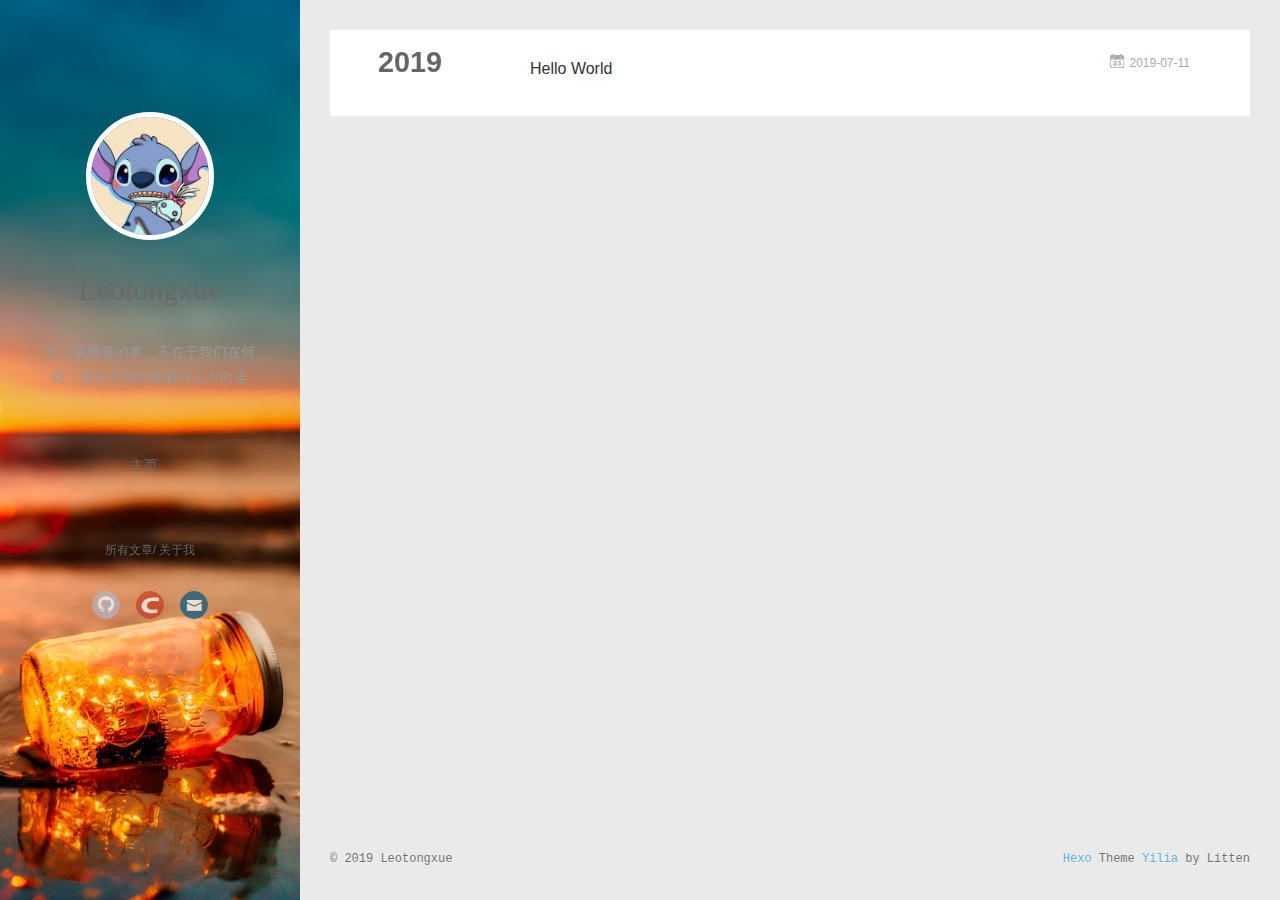
<file: archives/2019/index.html>
<!DOCTYPE html>
<html>
<head><meta name="generator" content="Hexo 3.9.0">
  <meta charset="utf-8">
  
  <meta name="renderer" content="webkit">
  <meta http-equiv="X-UA-Compatible" content="IE=edge">
  <link rel="dns-prefetch" href="http://yoursite.com">
  <title>Archives: 2019 | Leotongxue&#39;s blog</title>
  <meta name="viewport" content="width=device-width, initial-scale=1, maximum-scale=1">
  <meta property="og:type" content="website">
<meta property="og:title" content="Leotongxue&#39;s blog">
<meta property="og:url" content="http://yoursite.com/archives/2019/index.html">
<meta property="og:site_name" content="Leotongxue&#39;s blog">
<meta property="og:locale" content="zh_CN">
<meta name="twitter:card" content="summary">
<meta name="twitter:title" content="Leotongxue&#39;s blog">
  
    <link rel="alternative" href="/atom.xml" title="Leotongxue&#39;s blog" type="application/atom+xml">
  
  
    <link rel="icon" href="/assets/img/headweb.png">
  
  <link rel="stylesheet" type="text/css" href="/./main.bf6526.css">
  
	<link rel="stylesheet" type="text/css" href="/./avatarrotation.css">
   
  <style type="text/css">
  
    #container.show {
      background: linear-gradient(200deg,#a0cfe4,#e8c37e);
    }
  </style>
  

  

</head>
</html>
<body>
  <div id="container" q-class="show:isCtnShow">
    <canvas id="anm-canvas" class="anm-canvas"></canvas>
    <div class="left-col" q-class="show:isShow" style="background: url(/assets/img/left.png)no-repeat 100%;background-size:cover;">
      
<div class="overlay" style="background: rgba(0,0,0,0)"></div>
<div class="intrude-less">
	<header id="header" class="inner">
		<a href="/" class="profilepic">
			<img src="/assets/img/head.jpg" class="js-avatar">
		</a>
		<hgroup>
		  <h1 class="header-author"><a href="/">Leotongxue</a></h1>
		</hgroup>
		
		<p class="header-subtitle">世上最重要的事，不在于我们在何处，而在于我们朝着什么方向走</p>
		

		<nav class="header-menu">
			<ul>
			
				<li><a href="/">主页</a></li>
	        
			</ul>
		</nav>
		<nav class="header-smart-menu">
    		
    			
    			<a q-on="click: openSlider(e, 'innerArchive')" href="javascript:void(0)">所有文章</a>
    			
            
    			
    			<a q-on="click: openSlider(e, 'aboutme')" href="javascript:void(0)">关于我</a>
    			
            
		</nav>
		<nav class="header-nav">
			<div class="social">
				
					<a class="github" target="_blank" href="https://github.com/leotongxue" title="github"><i class="icon-github"></i></a>
		        
					<a class="csdn" target="_blank" href="https://blog.csdn.net/zeroooorez" title="csdn"><i class="icon-csdn"></i></a>
		        
					<a class="mail" target="_blank" href="mailto:lxleo1234@163.com" title="mail"><i class="icon-mail"></i></a>
		        
			</div>
		</nav>
	</header>		
</div>

    </div>
    <div class="mid-col" q-class="show:isShow,hide:isShow|isFalse">
      
<nav id="mobile-nav">
  	<div class="overlay js-overlay" style="background: rgba(0,0,0,0)"></div>
	<div class="btnctn js-mobile-btnctn">
  		<div class="slider-trigger list" q-on="click: openSlider(e)"><i class="icon icon-sort"></i></div>
	</div>
	<div class="intrude-less">
		<header id="header" class="inner">
			<div class="profilepic">
				<img src="/assets/img/head.jpg" class="js-avatar">
			</div>
			<hgroup>
			  <h1 class="header-author js-header-author">Leotongxue</h1>
			</hgroup>
			
			<p class="header-subtitle"><i class="icon icon-quo-left"></i>世上最重要的事，不在于我们在何处，而在于我们朝着什么方向走<i class="icon icon-quo-right"></i></p>
			
			
			
				
			
			
			
			<nav class="header-nav">
				<div class="social">
					
						<a class="github" target="_blank" href="https://github.com/leotongxue" title="github"><i class="icon-github"></i></a>
			        
						<a class="csdn" target="_blank" href="https://blog.csdn.net/zeroooorez" title="csdn"><i class="icon-csdn"></i></a>
			        
						<a class="mail" target="_blank" href="mailto:lxleo1234@163.com" title="mail"><i class="icon-mail"></i></a>
			        
				</div>
			</nav>

			<nav class="header-menu js-header-menu">
				<ul style="width: 50%">
				
				
					<li style="width: 100%"><a href="/">主页</a></li>
		        
				</ul>
			</nav>
		</header>				
	</div>
	<div class="mobile-mask" style="display:none" q-show="isShow"></div>
</nav>

      <div id="wrapper" class="body-wrap">
        <div class="menu-l">
          <div class="canvas-wrap">
            <canvas data-colors="#eaeaea" data-sectionHeight="100" data-contentId="js-content" id="myCanvas1" class="anm-canvas"></canvas>
          </div>
          <div id="js-content" class="content-ll">
            
  
  
    
    
      
      
      <section class="archives-wrap">
        <div class="archive-year-wrap">
          <a href="/archives/2019" class="archive-year">2019</a>
        </div>
        <div class="archives">
    
    <article class="archive-article archive-type-post">
  <div class="archive-article-inner">
    <header class="archive-article-header">
      	<div class="article-meta">
	      	<a href="/2019/07/11/hello-world/" class="archive-article-date">
  	<time datetime="2019-07-11T12:28:13.761Z" itemprop="datePublished"><i class="icon-calendar icon"></i>2019-07-11</time>
</a>
        </div>
    	 
  
    <h1 itemprop="name">
      <a class="archive-article-title" href="/2019/07/11/hello-world/">Hello World</a>
    </h1>
  

        <div class="article-info info-on-right">
          
          

        </div>
        <div class="clearfix"></div>
    </header>
  </div>
</article>
  
  
    </div></section>
  

    


          </div>
        </div>
      </div>
      <footer id="footer">
  <div class="outer">
    <div id="footer-info">
    	<div class="footer-left">
    		&copy; 2019 Leotongxue
    	</div>
      	<div class="footer-right">
      		<a href="http://hexo.io/" target="_blank">Hexo</a>  Theme <a href="https://github.com/litten/hexo-theme-yilia" target="_blank">Yilia</a> by Litten
      	</div>
    </div>
  </div>
</footer>
    </div>
    <script>
	var yiliaConfig = {
		mathjax: false,
		isHome: false,
		isPost: false,
		isArchive: true,
		isTag: false,
		isCategory: false,
		open_in_new: false,
		toc_hide_index: true,
		root: "/",
		innerArchive: true,
		showTags: false
	}
</script>

<script>!function(r){function e(t){if(i[t])return i[t].exports;var n=i[t]={exports:{},id:t,loaded:!1};return r[t].call(n.exports,n,n.exports,e),n.loaded=!0,n.exports}var i={};e.m=r,e.c=i,e.p="./",e(0)}([function(t,n,r){r(209),t.exports=r(205)},function(t,n,r){var d=r(3),y=r(46),g=r(26),b=r(27),x=r(47),m="prototype",S=function(t,n,r){var e,i,o,u,c=t&S.F,f=t&S.G,a=t&S.S,s=t&S.P,l=t&S.B,h=f?d:a?d[n]||(d[n]={}):(d[n]||{})[m],v=f?y:y[n]||(y[n]={}),p=v[m]||(v[m]={});for(e in f&&(r=n),r)o=((i=!c&&h&&void 0!==h[e])?h:r)[e],u=l&&i?x(o,d):s&&"function"==typeof o?x(Function.call,o):o,h&&b(h,e,o,t&S.U),v[e]!=o&&g(v,e,u),s&&p[e]!=o&&(p[e]=o)};d.core=y,S.F=1,S.G=2,S.S=4,S.P=8,S.B=16,S.W=32,S.U=64,S.R=128,t.exports=S},function(t,n,r){var e=r(5);t.exports=function(t){if(!e(t))throw TypeError(t+" is not an object!");return t}},function(t,n){var r=t.exports="undefined"!=typeof window&&window.Math==Math?window:"undefined"!=typeof self&&self.Math==Math?self:Function("return this")();"number"==typeof __g&&(__g=r)},function(t,n){t.exports=function(t){try{return!!t()}catch(t){return!0}}},function(t,n){t.exports=function(t){return"object"==typeof t?null!==t:"function"==typeof t}},function(t,n){var r=t.exports="undefined"!=typeof window&&window.Math==Math?window:"undefined"!=typeof self&&self.Math==Math?self:Function("return this")();"number"==typeof __g&&(__g=r)},function(t,n,r){var e=r(118)("wks"),i=r(79),o=r(3).Symbol,u="function"==typeof o;(t.exports=function(t){return e[t]||(e[t]=u&&o[t]||(u?o:i)("Symbol."+t))}).store=e},function(t,n,r){var e=r(49),i=Math.min;t.exports=function(t){return 0<t?i(e(t),9007199254740991):0}},function(t,n){var r={}.hasOwnProperty;t.exports=function(t,n){return r.call(t,n)}},function(t,n,r){t.exports=!r(4)(function(){return 7!=Object.defineProperty({},"a",{get:function(){return 7}}).a})},function(t,n,r){var e=r(2),i=r(174),o=r(53),u=Object.defineProperty;n.f=r(10)?Object.defineProperty:function(t,n,r){if(e(t),n=o(n,!0),e(r),i)try{return u(t,n,r)}catch(t){}if("get"in r||"set"in r)throw TypeError("Accessors not supported!");return"value"in r&&(t[n]=r.value),t}},function(t,n,r){t.exports=!r(20)(function(){return 7!=Object.defineProperty({},"a",{get:function(){return 7}}).a})},function(t,n,r){var e=r(14),i=r(24);t.exports=r(12)?function(t,n,r){return e.f(t,n,i(1,r))}:function(t,n,r){return t[n]=r,t}},function(t,n,r){var e=r(22),i=r(60),o=r(42),u=Object.defineProperty;n.f=r(12)?Object.defineProperty:function(t,n,r){if(e(t),n=o(n,!0),e(r),i)try{return u(t,n,r)}catch(t){}if("get"in r||"set"in r)throw TypeError("Accessors not supported!");return"value"in r&&(t[n]=r.value),t}},function(t,n,r){var e=r(96),i=r(34);t.exports=function(t){return e(i(t))}},function(t,n,r){var e=r(40)("wks"),i=r(25),o=r(6).Symbol,u="function"==typeof o;(t.exports=function(t){return e[t]||(e[t]=u&&o[t]||(u?o:i)("Symbol."+t))}).store=e},function(t,n,r){var e=r(51);t.exports=function(t){return Object(e(t))}},function(t,n){t.exports=function(t){return"object"==typeof t?null!==t:"function"==typeof t}},function(t,n){var r=t.exports={version:"2.6.9"};"number"==typeof __e&&(__e=r)},function(t,n){t.exports=function(t){try{return!!t()}catch(t){return!0}}},function(t,n){t.exports=function(t){if("function"!=typeof t)throw TypeError(t+" is not a function!");return t}},function(t,n,r){var e=r(18);t.exports=function(t){if(!e(t))throw TypeError(t+" is not an object!");return t}},function(t,n){t.exports=!0},function(t,n){t.exports=function(t,n){return{enumerable:!(1&t),configurable:!(2&t),writable:!(4&t),value:n}}},function(t,n){var r=0,e=Math.random();t.exports=function(t){return"Symbol(".concat(void 0===t?"":t,")_",(++r+e).toString(36))}},function(t,n,r){var e=r(11),i=r(75);t.exports=r(10)?function(t,n,r){return e.f(t,n,i(1,r))}:function(t,n,r){return t[n]=r,t}},function(t,n,r){var o=r(3),u=r(26),c=r(30),f=r(79)("src"),e=r(221),i="toString",a=(""+e).split(i);r(46).inspectSource=function(t){return e.call(t)},(t.exports=function(t,n,r,e){var i="function"==typeof r;i&&(c(r,"name")||u(r,"name",n)),t[n]!==r&&(i&&(c(r,f)||u(r,f,t[n]?""+t[n]:a.join(String(n)))),t===o?t[n]=r:e?t[n]?t[n]=r:u(t,n,r):(delete t[n],u(t,n,r)))})(Function.prototype,i,function(){return"function"==typeof this&&this[f]||e.call(this)})},function(t,n,r){var e=r(1),i=r(4),u=r(51),c=/"/g,o=function(t,n,r,e){var i=String(u(t)),o="<"+n;return""!==r&&(o+=" "+r+'="'+String(e).replace(c,"&quot;")+'"'),o+">"+i+"</"+n+">"};t.exports=function(n,t){var r={};r[n]=t(o),e(e.P+e.F*i(function(){var t=""[n]('"');return t!==t.toLowerCase()||3<t.split('"').length}),"String",r)}},function(t,n,r){var e=r(65),i=r(35);t.exports=Object.keys||function(t){return e(t,i)}},function(t,n){var r={}.hasOwnProperty;t.exports=function(t,n){return r.call(t,n)}},function(t,n,r){var e=r(117),i=r(75),o=r(33),u=r(53),c=r(30),f=r(174),a=Object.getOwnPropertyDescriptor;n.f=r(10)?a:function(t,n){if(t=o(t),n=u(n,!0),f)try{return a(t,n)}catch(t){}if(c(t,n))return i(!e.f.call(t,n),t[n])}},function(t,n,r){var e=r(30),i=r(17),o=r(154)("IE_PROTO"),u=Object.prototype;t.exports=Object.getPrototypeOf||function(t){return t=i(t),e(t,o)?t[o]:"function"==typeof t.constructor&&t instanceof t.constructor?t.constructor.prototype:t instanceof Object?u:null}},function(t,n,r){var e=r(116),i=r(51);t.exports=function(t){return e(i(t))}},function(t,n){t.exports=function(t){if(null==t)throw TypeError("Can't call method on  "+t);return t}},function(t,n){t.exports="constructor,hasOwnProperty,isPrototypeOf,propertyIsEnumerable,toLocaleString,toString,valueOf".split(",")},function(t,n){t.exports={}},function(t,n){n.f={}.propertyIsEnumerable},function(t,n,r){var e=r(14).f,i=r(9),o=r(16)("toStringTag");t.exports=function(t,n,r){t&&!i(t=r?t:t.prototype,o)&&e(t,o,{configurable:!0,value:n})}},function(t,n,r){var e=r(40)("keys"),i=r(25);t.exports=function(t){return e[t]||(e[t]=i(t))}},function(t,n,r){var e=r(19),i=r(6),o="__core-js_shared__",u=i[o]||(i[o]={});(t.exports=function(t,n){return u[t]||(u[t]=void 0!==n?n:{})})("versions",[]).push({version:e.version,mode:r(23)?"pure":"global",copyright:"© 2019 Denis Pushkarev (zloirock.ru)"})},function(t,n){var r=Math.ceil,e=Math.floor;t.exports=function(t){return isNaN(t=+t)?0:(0<t?e:r)(t)}},function(t,n,r){var i=r(18);t.exports=function(t,n){if(!i(t))return t;var r,e;if(n&&"function"==typeof(r=t.toString)&&!i(e=r.call(t)))return e;if("function"==typeof(r=t.valueOf)&&!i(e=r.call(t)))return e;if(!n&&"function"==typeof(r=t.toString)&&!i(e=r.call(t)))return e;throw TypeError("Can't convert object to primitive value")}},function(t,n,r){var e=r(6),i=r(19),o=r(23),u=r(44),c=r(14).f;t.exports=function(t){var n=i.Symbol||(i.Symbol=o?{}:e.Symbol||{});"_"==t.charAt(0)||t in n||c(n,t,{value:u.f(t)})}},function(t,n,r){n.f=r(16)},function(t,n){var r={}.toString;t.exports=function(t){return r.call(t).slice(8,-1)}},function(t,n){var r=t.exports={version:"2.6.9"};"number"==typeof __e&&(__e=r)},function(t,n,r){var o=r(21);t.exports=function(e,i,t){if(o(e),void 0===i)return e;switch(t){case 1:return function(t){return e.call(i,t)};case 2:return function(t,n){return e.call(i,t,n)};case 3:return function(t,n,r){return e.call(i,t,n,r)}}return function(){return e.apply(i,arguments)}}},function(t,n,r){"use strict";var e=r(4);t.exports=function(t,n){return!!t&&e(function(){n?t.call(null,function(){},1):t.call(null)})}},function(t,n){var r=Math.ceil,e=Math.floor;t.exports=function(t){return isNaN(t=+t)?0:(0<t?e:r)(t)}},function(t,n,r){var x=r(47),m=r(116),S=r(17),w=r(8),e=r(138);t.exports=function(l,t){var h=1==l,v=2==l,p=3==l,d=4==l,y=6==l,g=5==l||y,b=t||e;return function(t,n,r){for(var e,i,o=S(t),u=m(o),c=x(n,r,3),f=w(u.length),a=0,s=h?b(t,f):v?b(t,0):void 0;a<f;a++)if((g||a in u)&&(i=c(e=u[a],a,o),l))if(h)s[a]=i;else if(i)switch(l){case 3:return!0;case 5:return e;case 6:return a;case 2:s.push(e)}else if(d)return!1;return y?-1:p||d?d:s}}},function(t,n){t.exports=function(t){if(null==t)throw TypeError("Can't call method on  "+t);return t}},function(t,n,r){var i=r(1),o=r(46),u=r(4);t.exports=function(t,n){var r=(o.Object||{})[t]||Object[t],e={};e[t]=n(r),i(i.S+i.F*u(function(){r(1)}),"Object",e)}},function(t,n,r){var i=r(5);t.exports=function(t,n){if(!i(t))return t;var r,e;if(n&&"function"==typeof(r=t.toString)&&!i(e=r.call(t)))return e;if("function"==typeof(r=t.valueOf)&&!i(e=r.call(t)))return e;if(!n&&"function"==typeof(r=t.toString)&&!i(e=r.call(t)))return e;throw TypeError("Can't convert object to primitive value")}},function(t,n,r){var d=r(6),y=r(19),g=r(93),b=r(13),x=r(9),m="prototype",S=function(t,n,r){var e,i,o,u=t&S.F,c=t&S.G,f=t&S.S,a=t&S.P,s=t&S.B,l=t&S.W,h=c?y:y[n]||(y[n]={}),v=h[m],p=c?d:f?d[n]:(d[n]||{})[m];for(e in c&&(r=n),r)(i=!u&&p&&void 0!==p[e])&&x(h,e)||(o=i?p[e]:r[e],h[e]=c&&"function"!=typeof p[e]?r[e]:s&&i?g(o,d):l&&p[e]==o?function(e){var t=function(t,n,r){if(this instanceof e){switch(arguments.length){case 0:return new e;case 1:return new e(t);case 2:return new e(t,n)}return new e(t,n,r)}return e.apply(this,arguments)};return t[m]=e[m],t}(o):a&&"function"==typeof o?g(Function.call,o):o,a&&((h.virtual||(h.virtual={}))[e]=o,t&S.R&&v&&!v[e]&&b(v,e,o)))};S.F=1,S.G=2,S.S=4,S.P=8,S.B=16,S.W=32,S.U=64,S.R=128,t.exports=S},function(t,n,r){var e=r(34);t.exports=function(t){return Object(e(t))}},function(t,n,r){var o=r(196),e=r(1),i=r(118)("metadata"),u=i.store||(i.store=new(r(200))),c=function(t,n,r){var e=u.get(t);if(!e){if(!r)return;u.set(t,e=new o)}var i=e.get(n);if(!i){if(!r)return;e.set(n,i=new o)}return i};t.exports={store:u,map:c,has:function(t,n,r){var e=c(n,r,!1);return void 0!==e&&e.has(t)},get:function(t,n,r){var e=c(n,r,!1);return void 0===e?void 0:e.get(t)},set:function(t,n,r,e){c(r,e,!0).set(t,n)},keys:function(t,n){var r=c(t,n,!1),e=[];return r&&r.forEach(function(t,n){e.push(n)}),e},key:function(t){return void 0===t||"symbol"==typeof t?t:String(t)},exp:function(t){e(e.S,"Reflect",t)}}},function(t,n,r){"use strict";if(r(10)){var g=r(68),b=r(3),x=r(4),m=r(1),S=r(132),e=r(159),h=r(47),w=r(70),i=r(75),_=r(26),o=r(76),u=r(49),O=r(8),E=r(194),c=r(78),f=r(53),a=r(30),M=r(81),P=r(5),v=r(17),p=r(145),j=r(72),F=r(32),A=r(73).f,d=r(161),s=r(79),l=r(7),y=r(50),I=r(120),L=r(119),N=r(162),T=r(82),k=r(125),R=r(77),C=r(137),D=r(166),G=r(11),W=r(31),U=G.f,V=W.f,B=b.RangeError,q=b.TypeError,z=b.Uint8Array,H="ArrayBuffer",K="Shared"+H,J="BYTES_PER_ELEMENT",$="prototype",Y=Array[$],X=e.ArrayBuffer,Q=e.DataView,Z=y(0),tt=y(2),nt=y(3),rt=y(4),et=y(5),it=y(6),ot=I(!0),ut=I(!1),ct=N.values,ft=N.keys,at=N.entries,st=Y.lastIndexOf,lt=Y.reduce,ht=Y.reduceRight,vt=Y.join,pt=Y.sort,dt=Y.slice,yt=Y.toString,gt=Y.toLocaleString,bt=l("iterator"),xt=l("toStringTag"),mt=s("typed_constructor"),St=s("def_constructor"),wt=S.CONSTR,_t=S.TYPED,Ot=S.VIEW,Et="Wrong length!",Mt=y(1,function(t,n){return It(L(t,t[St]),n)}),Pt=x(function(){return 1===new z(new Uint16Array([1]).buffer)[0]}),jt=!!z&&!!z[$].set&&x(function(){new z(1).set({})}),Ft=function(t,n){var r=u(t);if(r<0||r%n)throw B("Wrong offset!");return r},At=function(t){if(P(t)&&_t in t)return t;throw q(t+" is not a typed array!")},It=function(t,n){if(!(P(t)&&mt in t))throw q("It is not a typed array constructor!");return new t(n)},Lt=function(t,n){return Nt(L(t,t[St]),n)},Nt=function(t,n){for(var r=0,e=n.length,i=It(t,e);r<e;)i[r]=n[r++];return i},Tt=function(t,n,r){U(t,n,{get:function(){return this._d[r]}})},kt=function(t){var n,r,e,i,o,u,c=v(t),f=arguments.length,a=1<f?arguments[1]:void 0,s=void 0!==a,l=d(c);if(null!=l&&!p(l)){for(u=l.call(c),e=[],n=0;!(o=u.next()).done;n++)e.push(o.value);c=e}for(s&&2<f&&(a=h(a,arguments[2],2)),n=0,r=O(c.length),i=It(this,r);n<r;n++)i[n]=s?a(c[n],n):c[n];return i},Rt=function(){for(var t=0,n=arguments.length,r=It(this,n);t<n;)r[t]=arguments[t++];return r},Ct=!!z&&x(function(){gt.call(new z(1))}),Dt=function(){return gt.apply(Ct?dt.call(At(this)):At(this),arguments)},Gt={copyWithin:function(t,n){return D.call(At(this),t,n,2<arguments.length?arguments[2]:void 0)},every:function(t){return rt(At(this),t,1<arguments.length?arguments[1]:void 0)},fill:function(t){return C.apply(At(this),arguments)},filter:function(t){return Lt(this,tt(At(this),t,1<arguments.length?arguments[1]:void 0))},find:function(t){return et(At(this),t,1<arguments.length?arguments[1]:void 0)},findIndex:function(t){return it(At(this),t,1<arguments.length?arguments[1]:void 0)},forEach:function(t){Z(At(this),t,1<arguments.length?arguments[1]:void 0)},indexOf:function(t){return ut(At(this),t,1<arguments.length?arguments[1]:void 0)},includes:function(t){return ot(At(this),t,1<arguments.length?arguments[1]:void 0)},join:function(t){return vt.apply(At(this),arguments)},lastIndexOf:function(t){return st.apply(At(this),arguments)},map:function(t){return Mt(At(this),t,1<arguments.length?arguments[1]:void 0)},reduce:function(t){return lt.apply(At(this),arguments)},reduceRight:function(t){return ht.apply(At(this),arguments)},reverse:function(){for(var t,n=this,r=At(n).length,e=Math.floor(r/2),i=0;i<e;)t=n[i],n[i++]=n[--r],n[r]=t;return n},some:function(t){return nt(At(this),t,1<arguments.length?arguments[1]:void 0)},sort:function(t){return pt.call(At(this),t)},subarray:function(t,n){var r=At(this),e=r.length,i=c(t,e);return new(L(r,r[St]))(r.buffer,r.byteOffset+i*r.BYTES_PER_ELEMENT,O((void 0===n?e:c(n,e))-i))}},Wt=function(t,n){return Lt(this,dt.call(At(this),t,n))},Ut=function(t){At(this);var n=Ft(arguments[1],1),r=this.length,e=v(t),i=O(e.length),o=0;if(r<i+n)throw B(Et);for(;o<i;)this[n+o]=e[o++]},Vt={entries:function(){return at.call(At(this))},keys:function(){return ft.call(At(this))},values:function(){return ct.call(At(this))}},Bt=function(t,n){return P(t)&&t[_t]&&"symbol"!=typeof n&&n in t&&String(+n)==String(n)},qt=function(t,n){return Bt(t,n=f(n,!0))?i(2,t[n]):V(t,n)},zt=function(t,n,r){return!(Bt(t,n=f(n,!0))&&P(r)&&a(r,"value"))||a(r,"get")||a(r,"set")||r.configurable||a(r,"writable")&&!r.writable||a(r,"enumerable")&&!r.enumerable?U(t,n,r):(t[n]=r.value,t)};wt||(W.f=qt,G.f=zt),m(m.S+m.F*!wt,"Object",{getOwnPropertyDescriptor:qt,defineProperty:zt}),x(function(){yt.call({})})&&(yt=gt=function(){return vt.call(this)});var Ht=o({},Gt);o(Ht,Vt),_(Ht,bt,Vt.values),o(Ht,{slice:Wt,set:Ut,constructor:function(){},toString:yt,toLocaleString:Dt}),Tt(Ht,"buffer","b"),Tt(Ht,"byteOffset","o"),Tt(Ht,"byteLength","l"),Tt(Ht,"length","e"),U(Ht,xt,{get:function(){return this[_t]}}),t.exports=function(t,l,n,o){var h=t+((o=!!o)?"Clamped":"")+"Array",r="get"+t,u="set"+t,v=b[h],c=v||{},e=v&&F(v),i=!v||!S.ABV,f={},a=v&&v[$],p=function(t,i){U(t,i,{get:function(){return t=i,(n=this._d).v[r](t*l+n.o,Pt);var t,n},set:function(t){return n=i,r=t,e=this._d,o&&(r=(r=Math.round(r))<0?0:255<r?255:255&r),void e.v[u](n*l+e.o,r,Pt);var n,r,e},enumerable:!0})};i?(v=n(function(t,n,r,e){w(t,v,h,"_d");var i,o,u,c,f=0,a=0;if(P(n)){if(!(n instanceof X||(c=M(n))==H||c==K))return _t in n?Nt(v,n):kt.call(v,n);i=n,a=Ft(r,l);var s=n.byteLength;if(void 0===e){if(s%l)throw B(Et);if((o=s-a)<0)throw B(Et)}else if(s<(o=O(e)*l)+a)throw B(Et);u=o/l}else u=E(n),i=new X(o=u*l);for(_(t,"_d",{b:i,o:a,l:o,e:u,v:new Q(i)});f<u;)p(t,f++)}),a=v[$]=j(Ht),_(a,"constructor",v)):x(function(){v(1)})&&x(function(){new v(-1)})&&k(function(t){new v,new v(null),new v(1.5),new v(t)},!0)||(v=n(function(t,n,r,e){var i;return w(t,v,h),P(n)?n instanceof X||(i=M(n))==H||i==K?void 0!==e?new c(n,Ft(r,l),e):void 0!==r?new c(n,Ft(r,l)):new c(n):_t in n?Nt(v,n):kt.call(v,n):new c(E(n))}),Z(e!==Function.prototype?A(c).concat(A(e)):A(c),function(t){t in v||_(v,t,c[t])}),v[$]=a,g||(a.constructor=v));var s=a[bt],d=!!s&&("values"==s.name||null==s.name),y=Vt.values;_(v,mt,!0),_(a,_t,h),_(a,Ot,!0),_(a,St,v),(o?new v(1)[xt]==h:xt in a)||U(a,xt,{get:function(){return h}}),f[h]=v,m(m.G+m.W+m.F*(v!=c),f),m(m.S,h,{BYTES_PER_ELEMENT:l}),m(m.S+m.F*x(function(){c.of.call(v,1)}),h,{from:kt,of:Rt}),J in a||_(a,J,l),m(m.P,h,Gt),R(h),m(m.P+m.F*jt,h,{set:Ut}),m(m.P+m.F*!d,h,Vt),g||a.toString==yt||(a.toString=yt),m(m.P+m.F*x(function(){new v(1).slice()}),h,{slice:Wt}),m(m.P+m.F*(x(function(){return[1,2].toLocaleString()!=new v([1,2]).toLocaleString()})||!x(function(){a.toLocaleString.call([1,2])})),h,{toLocaleString:Dt}),T[h]=d?s:y,g||d||_(a,bt,y)}}else t.exports=function(){}},function(t,n){var r={}.toString;t.exports=function(t){return r.call(t).slice(8,-1)}},function(t,n,r){var e=r(18),i=r(6).document,o=e(i)&&e(i.createElement);t.exports=function(t){return o?i.createElement(t):{}}},function(t,n,r){t.exports=!r(12)&&!r(20)(function(){return 7!=Object.defineProperty(r(59)("div"),"a",{get:function(){return 7}}).a})},function(t,n,r){"use strict";var x=r(23),m=r(54),S=r(66),w=r(13),_=r(36),O=r(98),E=r(38),M=r(104),P=r(16)("iterator"),j=!([].keys&&"next"in[].keys()),F="values",A=function(){return this};t.exports=function(t,n,r,e,i,o,u){O(r,n,e);var c,f,a,s=function(t){if(!j&&t in p)return p[t];switch(t){case"keys":case F:return function(){return new r(this,t)}}return function(){return new r(this,t)}},l=n+" Iterator",h=i==F,v=!1,p=t.prototype,d=p[P]||p["@@iterator"]||i&&p[i],y=d||s(i),g=i?h?s("entries"):y:void 0,b="Array"==n&&p.entries||d;if(b&&((a=M(b.call(new t)))!==Object.prototype&&a.next&&(E(a,l,!0),x||"function"==typeof a[P]||w(a,P,A))),h&&d&&d.name!==F&&(v=!0,y=function(){return d.call(this)}),x&&!u||!j&&!v&&p[P]||w(p,P,y),_[n]=y,_[l]=A,i)if(c={values:h?y:s(F),keys:o?y:s("keys"),entries:g},u)for(f in c)f in p||S(p,f,c[f]);else m(m.P+m.F*(j||v),n,c);return c}},function(t,n,e){var i=e(22),o=e(101),u=e(35),c=e(39)("IE_PROTO"),f=function(){},a="prototype",s=function(){var t,n=e(59)("iframe"),r=u.length;for(n.style.display="none",e(95).appendChild(n),n.src="javascript:",(t=n.contentWindow.document).open(),t.write("<script>document.F=Object<\/script>"),t.close(),s=t.F;r--;)delete s[a][u[r]];return s()};t.exports=Object.create||function(t,n){var r;return null!==t?(f[a]=i(t),r=new f,f[a]=null,r[c]=t):r=s(),void 0===n?r:o(r,n)}},function(t,n,r){var e=r(65),i=r(35).concat("length","prototype");n.f=Object.getOwnPropertyNames||function(t){return e(t,i)}},function(t,n){n.f=Object.getOwnPropertySymbols},function(t,n,r){var u=r(9),c=r(15),f=r(92)(!1),a=r(39)("IE_PROTO");t.exports=function(t,n){var r,e=c(t),i=0,o=[];for(r in e)r!=a&&u(e,r)&&o.push(r);for(;n.length>i;)u(e,r=n[i++])&&(~f(o,r)||o.push(r));return o}},function(t,n,r){t.exports=r(13)},function(t,n,r){var e=r(7)("unscopables"),i=Array.prototype;null==i[e]&&r(26)(i,e,{}),t.exports=function(t){i[e][t]=!0}},function(t,n){t.exports=!1},function(t,n,r){var e=r(79)("meta"),i=r(5),o=r(30),u=r(11).f,c=0,f=Object.isExtensible||function(){return!0},a=!r(4)(function(){return f(Object.preventExtensions({}))}),s=function(t){u(t,e,{value:{i:"O"+ ++c,w:{}}})},l=t.exports={KEY:e,NEED:!1,fastKey:function(t,n){if(!i(t))return"symbol"==typeof t?t:("string"==typeof t?"S":"P")+t;if(!o(t,e)){if(!f(t))return"F";if(!n)return"E";s(t)}return t[e].i},getWeak:function(t,n){if(!o(t,e)){if(!f(t))return!0;if(!n)return!1;s(t)}return t[e].w},onFreeze:function(t){return a&&l.NEED&&f(t)&&!o(t,e)&&s(t),t}}},function(t,n){t.exports=function(t,n,r,e){if(!(t instanceof n)||void 0!==e&&e in t)throw TypeError(r+": incorrect invocation!");return t}},function(t,n,r){var h=r(47),v=r(177),p=r(145),d=r(2),y=r(8),g=r(161),b={},x={};(n=t.exports=function(t,n,r,e,i){var o,u,c,f,a=i?function(){return t}:g(t),s=h(r,e,n?2:1),l=0;if("function"!=typeof a)throw TypeError(t+" is not iterable!");if(p(a)){for(o=y(t.length);l<o;l++)if((f=n?s(d(u=t[l])[0],u[1]):s(t[l]))===b||f===x)return f}else for(c=a.call(t);!(u=c.next()).done;)if((f=v(c,s,u.value,n))===b||f===x)return f}).BREAK=b,n.RETURN=x},function(t,n,e){var i=e(2),o=e(183),u=e(141),c=e(154)("IE_PROTO"),f=function(){},a="prototype",s=function(){var t,n=e(140)("iframe"),r=u.length;for(n.style.display="none",e(143).appendChild(n),n.src="javascript:",(t=n.contentWindow.document).open(),t.write("<script>document.F=Object<\/script>"),t.close(),s=t.F;r--;)delete s[a][u[r]];return s()};t.exports=Object.create||function(t,n){var r;return null!==t?(f[a]=i(t),r=new f,f[a]=null,r[c]=t):r=s(),void 0===n?r:o(r,n)}},function(t,n,r){var e=r(185),i=r(141).concat("length","prototype");n.f=Object.getOwnPropertyNames||function(t){return e(t,i)}},function(t,n,r){var e=r(185),i=r(141);t.exports=Object.keys||function(t){return e(t,i)}},function(t,n){t.exports=function(t,n){return{enumerable:!(1&t),configurable:!(2&t),writable:!(4&t),value:n}}},function(t,n,r){var i=r(27);t.exports=function(t,n,r){for(var e in n)i(t,e,n[e],r);return t}},function(t,n,r){"use strict";var e=r(3),i=r(11),o=r(10),u=r(7)("species");t.exports=function(t){var n=e[t];o&&n&&!n[u]&&i.f(n,u,{configurable:!0,get:function(){return this}})}},function(t,n,r){var e=r(49),i=Math.max,o=Math.min;t.exports=function(t,n){return(t=e(t))<0?i(t+n,0):o(t,n)}},function(t,n){var r=0,e=Math.random();t.exports=function(t){return"Symbol(".concat(void 0===t?"":t,")_",(++r+e).toString(36))}},function(t,n,r){var e=r(5);t.exports=function(t,n){if(!e(t)||t._t!==n)throw TypeError("Incompatible receiver, "+n+" required!");return t}},function(t,n,r){var i=r(45),o=r(7)("toStringTag"),u="Arguments"==i(function(){return arguments}());t.exports=function(t){var n,r,e;return void 0===t?"Undefined":null===t?"Null":"string"==typeof(r=function(t,n){try{return t[n]}catch(t){}}(n=Object(t),o))?r:u?i(n):"Object"==(e=i(n))&&"function"==typeof n.callee?"Arguments":e}},function(t,n){t.exports={}},function(t,n,r){var e=r(11).f,i=r(30),o=r(7)("toStringTag");t.exports=function(t,n,r){t&&!i(t=r?t:t.prototype,o)&&e(t,o,{configurable:!0,value:n})}},function(t,n,r){var u=r(1),e=r(51),c=r(4),f=r(157),i="["+f+"]",o=RegExp("^"+i+i+"*"),a=RegExp(i+i+"*$"),s=function(t,n,r){var e={},i=c(function(){return!!f[t]()||"​"!="​"[t]()}),o=e[t]=i?n(l):f[t];r&&(e[r]=o),u(u.P+u.F*i,"String",e)},l=s.trim=function(t,n){return t=String(e(t)),1&n&&(t=t.replace(o,"")),2&n&&(t=t.replace(a,"")),t};t.exports=s},function(t,n,r){t.exports={default:r(88),__esModule:!0}},function(t,n,r){t.exports={default:r(89),__esModule:!0}},function(t,n,r){"use strict";function e(t){return t&&t.__esModule?t:{default:t}}n.__esModule=!0;var i=e(r(86)),o=e(r(85)),u="function"==typeof o.default&&"symbol"==typeof i.default?function(t){return typeof t}:function(t){return t&&"function"==typeof o.default&&t.constructor===o.default&&t!==o.default.prototype?"symbol":typeof t};n.default="function"==typeof o.default&&"symbol"===u(i.default)?function(t){return void 0===t?"undefined":u(t)}:function(t){return t&&"function"==typeof o.default&&t.constructor===o.default&&t!==o.default.prototype?"symbol":void 0===t?"undefined":u(t)}},function(t,n,r){r(111),r(109),r(112),r(113),t.exports=r(19).Symbol},function(t,n,r){r(110),r(114),t.exports=r(44).f("iterator")},function(t,n){t.exports=function(t){if("function"!=typeof t)throw TypeError(t+" is not a function!");return t}},function(t,n){t.exports=function(){}},function(t,n,r){var f=r(15),a=r(107),s=r(106);t.exports=function(c){return function(t,n,r){var e,i=f(t),o=a(i.length),u=s(r,o);if(c&&n!=n){for(;u<o;)if((e=i[u++])!=e)return!0}else for(;u<o;u++)if((c||u in i)&&i[u]===n)return c||u||0;return!c&&-1}}},function(t,n,r){var o=r(90);t.exports=function(e,i,t){if(o(e),void 0===i)return e;switch(t){case 1:return function(t){return e.call(i,t)};case 2:return function(t,n){return e.call(i,t,n)};case 3:return function(t,n,r){return e.call(i,t,n,r)}}return function(){return e.apply(i,arguments)}}},function(t,n,r){var c=r(29),f=r(64),a=r(37);t.exports=function(t){var n=c(t),r=f.f;if(r)for(var e,i=r(t),o=a.f,u=0;i.length>u;)o.call(t,e=i[u++])&&n.push(e);return n}},function(t,n,r){var e=r(6).document;t.exports=e&&e.documentElement},function(t,n,r){var e=r(58);t.exports=Object("z").propertyIsEnumerable(0)?Object:function(t){return"String"==e(t)?t.split(""):Object(t)}},function(t,n,r){var e=r(58);t.exports=Array.isArray||function(t){return"Array"==e(t)}},function(t,n,r){"use strict";var e=r(62),i=r(24),o=r(38),u={};r(13)(u,r(16)("iterator"),function(){return this}),t.exports=function(t,n,r){t.prototype=e(u,{next:i(1,r)}),o(t,n+" Iterator")}},function(t,n){t.exports=function(t,n){return{value:n,done:!!t}}},function(t,n,r){var e=r(25)("meta"),i=r(18),o=r(9),u=r(14).f,c=0,f=Object.isExtensible||function(){return!0},a=!r(20)(function(){return f(Object.preventExtensions({}))}),s=function(t){u(t,e,{value:{i:"O"+ ++c,w:{}}})},l=t.exports={KEY:e,NEED:!1,fastKey:function(t,n){if(!i(t))return"symbol"==typeof t?t:("string"==typeof t?"S":"P")+t;if(!o(t,e)){if(!f(t))return"F";if(!n)return"E";s(t)}return t[e].i},getWeak:function(t,n){if(!o(t,e)){if(!f(t))return!0;if(!n)return!1;s(t)}return t[e].w},onFreeze:function(t){return a&&l.NEED&&f(t)&&!o(t,e)&&s(t),t}}},function(t,n,r){var u=r(14),c=r(22),f=r(29);t.exports=r(12)?Object.defineProperties:function(t,n){c(t);for(var r,e=f(n),i=e.length,o=0;o<i;)u.f(t,r=e[o++],n[r]);return t}},function(t,n,r){var e=r(37),i=r(24),o=r(15),u=r(42),c=r(9),f=r(60),a=Object.getOwnPropertyDescriptor;n.f=r(12)?a:function(t,n){if(t=o(t),n=u(n,!0),f)try{return a(t,n)}catch(t){}if(c(t,n))return i(!e.f.call(t,n),t[n])}},function(t,n,r){var e=r(15),i=r(63).f,o={}.toString,u="object"==typeof window&&window&&Object.getOwnPropertyNames?Object.getOwnPropertyNames(window):[];t.exports.f=function(t){return u&&"[object Window]"==o.call(t)?function(t){try{return i(t)}catch(t){return u.slice()}}(t):i(e(t))}},function(t,n,r){var e=r(9),i=r(55),o=r(39)("IE_PROTO"),u=Object.prototype;t.exports=Object.getPrototypeOf||function(t){return t=i(t),e(t,o)?t[o]:"function"==typeof t.constructor&&t instanceof t.constructor?t.constructor.prototype:t instanceof Object?u:null}},function(t,n,r){var f=r(41),a=r(34);t.exports=function(c){return function(t,n){var r,e,i=String(a(t)),o=f(n),u=i.length;return o<0||u<=o?c?"":void 0:(r=i.charCodeAt(o))<55296||56319<r||o+1===u||(e=i.charCodeAt(o+1))<56320||57343<e?c?i.charAt(o):r:c?i.slice(o,o+2):e-56320+(r-55296<<10)+65536}}},function(t,n,r){var e=r(41),i=Math.max,o=Math.min;t.exports=function(t,n){return(t=e(t))<0?i(t+n,0):o(t,n)}},function(t,n,r){var e=r(41),i=Math.min;t.exports=function(t){return 0<t?i(e(t),9007199254740991):0}},function(t,n,r){"use strict";var e=r(91),i=r(99),o=r(36),u=r(15);t.exports=r(61)(Array,"Array",function(t,n){this._t=u(t),this._i=0,this._k=n},function(){var t=this._t,n=this._k,r=this._i++;return!t||r>=t.length?(this._t=void 0,i(1)):i(0,"keys"==n?r:"values"==n?t[r]:[r,t[r]])},"values"),o.Arguments=o.Array,e("keys"),e("values"),e("entries")},function(t,n){},function(t,n,r){"use strict";var e=r(105)(!0);r(61)(String,"String",function(t){this._t=String(t),this._i=0},function(){var t,n=this._t,r=this._i;return r>=n.length?{value:void 0,done:!0}:(t=e(n,r),this._i+=t.length,{value:t,done:!1})})},function(t,n,r){"use strict";var e=r(6),u=r(9),i=r(12),o=r(54),c=r(66),f=r(100).KEY,a=r(20),s=r(40),l=r(38),h=r(25),v=r(16),p=r(44),d=r(43),y=r(94),g=r(97),b=r(22),x=r(18),m=r(55),S=r(15),w=r(42),_=r(24),O=r(62),E=r(103),M=r(102),P=r(64),j=r(14),F=r(29),A=M.f,I=j.f,L=E.f,N=e.Symbol,T=e.JSON,k=T&&T.stringify,R="prototype",C=v("_hidden"),D=v("toPrimitive"),G={}.propertyIsEnumerable,W=s("symbol-registry"),U=s("symbols"),V=s("op-symbols"),B=Object[R],q="function"==typeof N&&!!P.f,z=e.QObject,H=!z||!z[R]||!z[R].findChild,K=i&&a(function(){return 7!=O(I({},"a",{get:function(){return I(this,"a",{value:7}).a}})).a})?function(t,n,r){var e=A(B,n);e&&delete B[n],I(t,n,r),e&&t!==B&&I(B,n,e)}:I,J=function(t){var n=U[t]=O(N[R]);return n._k=t,n},$=q&&"symbol"==typeof N.iterator?function(t){return"symbol"==typeof t}:function(t){return t instanceof N},Y=function(t,n,r){return t===B&&Y(V,n,r),b(t),n=w(n,!0),b(r),u(U,n)?(r.enumerable?(u(t,C)&&t[C][n]&&(t[C][n]=!1),r=O(r,{enumerable:_(0,!1)})):(u(t,C)||I(t,C,_(1,{})),t[C][n]=!0),K(t,n,r)):I(t,n,r)},X=function(t,n){b(t);for(var r,e=y(n=S(n)),i=0,o=e.length;i<o;)Y(t,r=e[i++],n[r]);return t},Q=function(t){var n=G.call(this,t=w(t,!0));return!(this===B&&u(U,t)&&!u(V,t))&&(!(n||!u(this,t)||!u(U,t)||u(this,C)&&this[C][t])||n)},Z=function(t,n){if(t=S(t),n=w(n,!0),t!==B||!u(U,n)||u(V,n)){var r=A(t,n);return!r||!u(U,n)||u(t,C)&&t[C][n]||(r.enumerable=!0),r}},tt=function(t){for(var n,r=L(S(t)),e=[],i=0;r.length>i;)u(U,n=r[i++])||n==C||n==f||e.push(n);return e},nt=function(t){for(var n,r=t===B,e=L(r?V:S(t)),i=[],o=0;e.length>o;)!u(U,n=e[o++])||r&&!u(B,n)||i.push(U[n]);return i};q||(c((N=function(){if(this instanceof N)throw TypeError("Symbol is not a constructor!");var n=h(0<arguments.length?arguments[0]:void 0),r=function(t){this===B&&r.call(V,t),u(this,C)&&u(this[C],n)&&(this[C][n]=!1),K(this,n,_(1,t))};return i&&H&&K(B,n,{configurable:!0,set:r}),J(n)})[R],"toString",function(){return this._k}),M.f=Z,j.f=Y,r(63).f=E.f=tt,r(37).f=Q,P.f=nt,i&&!r(23)&&c(B,"propertyIsEnumerable",Q,!0),p.f=function(t){return J(v(t))}),o(o.G+o.W+o.F*!q,{Symbol:N});for(var rt="hasInstance,isConcatSpreadable,iterator,match,replace,search,species,split,toPrimitive,toStringTag,unscopables".split(","),et=0;rt.length>et;)v(rt[et++]);for(var it=F(v.store),ot=0;it.length>ot;)d(it[ot++]);o(o.S+o.F*!q,"Symbol",{for:function(t){return u(W,t+="")?W[t]:W[t]=N(t)},keyFor:function(t){if(!$(t))throw TypeError(t+" is not a symbol!");for(var n in W)if(W[n]===t)return n},useSetter:function(){H=!0},useSimple:function(){H=!1}}),o(o.S+o.F*!q,"Object",{create:function(t,n){return void 0===n?O(t):X(O(t),n)},defineProperty:Y,defineProperties:X,getOwnPropertyDescriptor:Z,getOwnPropertyNames:tt,getOwnPropertySymbols:nt});var ut=a(function(){P.f(1)});o(o.S+o.F*ut,"Object",{getOwnPropertySymbols:function(t){return P.f(m(t))}}),T&&o(o.S+o.F*(!q||a(function(){var t=N();return"[null]"!=k([t])||"{}"!=k({a:t})||"{}"!=k(Object(t))})),"JSON",{stringify:function(t){for(var n,r,e=[t],i=1;arguments.length>i;)e.push(arguments[i++]);if(r=n=e[1],(x(n)||void 0!==t)&&!$(t))return g(n)||(n=function(t,n){if("function"==typeof r&&(n=r.call(this,t,n)),!$(n))return n}),e[1]=n,k.apply(T,e)}}),N[R][D]||r(13)(N[R],D,N[R].valueOf),l(N,"Symbol"),l(Math,"Math",!0),l(e.JSON,"JSON",!0)},function(t,n,r){r(43)("asyncIterator")},function(t,n,r){r(43)("observable")},function(t,n,r){r(108);for(var e=r(6),i=r(13),o=r(36),u=r(16)("toStringTag"),c="CSSRuleList,CSSStyleDeclaration,CSSValueList,ClientRectList,DOMRectList,DOMStringList,DOMTokenList,DataTransferItemList,FileList,HTMLAllCollection,HTMLCollection,HTMLFormElement,HTMLSelectElement,MediaList,MimeTypeArray,NamedNodeMap,NodeList,PaintRequestList,Plugin,PluginArray,SVGLengthList,SVGNumberList,SVGPathSegList,SVGPointList,SVGStringList,SVGTransformList,SourceBufferList,StyleSheetList,TextTrackCueList,TextTrackList,TouchList".split(","),f=0;f<c.length;f++){var a=c[f],s=e[a],l=s&&s.prototype;l&&!l[u]&&i(l,u,a),o[a]=o.Array}},function(t,n,r){"use strict";var e=r(2);t.exports=function(){var t=e(this),n="";return t.global&&(n+="g"),t.ignoreCase&&(n+="i"),t.multiline&&(n+="m"),t.unicode&&(n+="u"),t.sticky&&(n+="y"),n}},function(t,n,r){var e=r(45);t.exports=Object("z").propertyIsEnumerable(0)?Object:function(t){return"String"==e(t)?t.split(""):Object(t)}},function(t,n){n.f={}.propertyIsEnumerable},function(t,n,r){var e=r(46),i=r(3),o="__core-js_shared__",u=i[o]||(i[o]={});(t.exports=function(t,n){return u[t]||(u[t]=void 0!==n?n:{})})("versions",[]).push({version:e.version,mode:r(68)?"pure":"global",copyright:"© 2019 Denis Pushkarev (zloirock.ru)"})},function(t,n,r){var i=r(2),o=r(21),u=r(7)("species");t.exports=function(t,n){var r,e=i(t).constructor;return void 0===e||null==(r=i(e)[u])?n:o(r)}},function(t,n,r){var f=r(33),a=r(8),s=r(78);t.exports=function(c){return function(t,n,r){var e,i=f(t),o=a(i.length),u=s(r,o);if(c&&n!=n){for(;u<o;)if((e=i[u++])!=e)return!0}else for(;u<o;u++)if((c||u in i)&&i[u]===n)return c||u||0;return!c&&-1}}},function(t,n,r){"use strict";var g=r(3),b=r(1),x=r(27),m=r(76),S=r(69),w=r(71),_=r(70),O=r(5),E=r(4),M=r(125),P=r(83),j=r(144);t.exports=function(e,t,n,r,i,o){var u=g[e],c=u,f=i?"set":"add",a=c&&c.prototype,s={},l=function(t){var r=a[t];x(a,t,"delete"==t?function(t){return!(o&&!O(t))&&r.call(this,0===t?0:t)}:"has"==t?function(t){return!(o&&!O(t))&&r.call(this,0===t?0:t)}:"get"==t?function(t){return o&&!O(t)?void 0:r.call(this,0===t?0:t)}:"add"==t?function(t){return r.call(this,0===t?0:t),this}:function(t,n){return r.call(this,0===t?0:t,n),this})};if("function"==typeof c&&(o||a.forEach&&!E(function(){(new c).entries().next()}))){var h=new c,v=h[f](o?{}:-0,1)!=h,p=E(function(){h.has(1)}),d=M(function(t){new c(t)}),y=!o&&E(function(){for(var t=new c,n=5;n--;)t[f](n,n);return!t.has(-0)});d||(((c=t(function(t,n){_(t,c,e);var r=j(new u,t,c);return null!=n&&w(n,i,r[f],r),r})).prototype=a).constructor=c),(p||y)&&(l("delete"),l("has"),i&&l("get")),(y||v)&&l(f),o&&a.clear&&delete a.clear}else c=r.getConstructor(t,e,i,f),m(c.prototype,n),S.NEED=!0;return P(c,e),s[e]=c,b(b.G+b.W+b.F*(c!=u),s),o||r.setStrong(c,e,i),c}},function(t,n,r){"use strict";r(197);var s=r(27),l=r(26),h=r(4),v=r(51),p=r(7),d=r(152),y=p("species"),g=!h(function(){var t=/./;return t.exec=function(){var t=[];return t.groups={a:"7"},t},"7"!=="".replace(t,"$<a>")}),b=function(){var t=/(?:)/,n=t.exec;t.exec=function(){return n.apply(this,arguments)};var r="ab".split(t);return 2===r.length&&"a"===r[0]&&"b"===r[1]}();t.exports=function(r,t,n){var e=p(r),o=!h(function(){var t={};return t[e]=function(){return 7},7!=""[r](t)}),i=o?!h(function(){var t=!1,n=/a/;return n.exec=function(){return t=!0,null},"split"===r&&(n.constructor={},n.constructor[y]=function(){return n}),n[e](""),!t}):void 0;if(!o||!i||"replace"===r&&!g||"split"===r&&!b){var u=/./[e],c=n(v,e,""[r],function(t,n,r,e,i){return n.exec===d?o&&!i?{done:!0,value:u.call(n,r,e)}:{done:!0,value:t.call(r,n,e)}:{done:!1}}),f=c[0],a=c[1];s(String.prototype,r,f),l(RegExp.prototype,e,2==t?function(t,n){return a.call(t,this,n)}:function(t){return a.call(t,this)})}}},function(t,n,r){var e=r(45);t.exports=Array.isArray||function(t){return"Array"==e(t)}},function(t,n,r){var e=r(5),i=r(45),o=r(7)("match");t.exports=function(t){var n;return e(t)&&(void 0!==(n=t[o])?!!n:"RegExp"==i(t))}},function(t,n,r){var o=r(7)("iterator"),u=!1;try{var e=[7][o]();e.return=function(){u=!0},Array.from(e,function(){throw 2})}catch(t){}t.exports=function(t,n){if(!n&&!u)return!1;var r=!1;try{var e=[7],i=e[o]();i.next=function(){return{done:r=!0}},e[o]=function(){return i},t(e)}catch(t){}return r}},function(t,n,r){"use strict";t.exports=r(68)||!r(4)(function(){var t=Math.random();__defineSetter__.call(null,t,function(){}),delete r(3)[t]})},function(t,n){n.f=Object.getOwnPropertySymbols},function(t,n,r){"use strict";var i=r(81),o=RegExp.prototype.exec;t.exports=function(t,n){var r=t.exec;if("function"==typeof r){var e=r.call(t,n);if("object"!=typeof e)throw new TypeError("RegExp exec method returned something other than an Object or null");return e}if("RegExp"!==i(t))throw new TypeError("RegExp#exec called on incompatible receiver");return o.call(t,n)}},function(t,n,r){"use strict";var e=r(1),u=r(21),c=r(47),f=r(71);t.exports=function(t){e(e.S,t,{from:function(t){var n,r,e,i,o=arguments[1];return u(this),(n=void 0!==o)&&u(o),null==t?new this:(r=[],n?(e=0,i=c(o,arguments[2],2),f(t,!1,function(t){r.push(i(t,e++))})):f(t,!1,r.push,r),new this(r))}})}},function(t,n,r){"use strict";var e=r(1);t.exports=function(t){e(e.S,t,{of:function(){for(var t=arguments.length,n=new Array(t);t--;)n[t]=arguments[t];return new this(n)}})}},function(t,n,r){var f=r(49),a=r(51);t.exports=function(c){return function(t,n){var r,e,i=String(a(t)),o=f(n),u=i.length;return o<0||u<=o?c?"":void 0:(r=i.charCodeAt(o))<55296||56319<r||o+1===u||(e=i.charCodeAt(o+1))<56320||57343<e?c?i.charAt(o):r:c?i.slice(o,o+2):e-56320+(r-55296<<10)+65536}}},function(t,n,r){for(var e,i=r(3),o=r(26),u=r(79),c=u("typed_array"),f=u("view"),a=!(!i.ArrayBuffer||!i.DataView),s=a,l=0,h="Int8Array,Uint8Array,Uint8ClampedArray,Int16Array,Uint16Array,Int32Array,Uint32Array,Float32Array,Float64Array".split(",");l<9;)(e=i[h[l++]])?(o(e.prototype,c,!0),o(e.prototype,f,!0)):s=!1;t.exports={ABV:a,CONSTR:s,TYPED:c,VIEW:f}},function(t,n,r){var e=r(3).navigator;t.exports=e&&e.userAgent||""},function(t,n){"use strict";var r,e={versions:(r=window.navigator.userAgent,{trident:-1<r.indexOf("Trident"),presto:-1<r.indexOf("Presto"),webKit:-1<r.indexOf("AppleWebKit"),gecko:-1<r.indexOf("Gecko")&&-1==r.indexOf("KHTML"),mobile:!!r.match(/AppleWebKit.*Mobile.*/),ios:!!r.match(/\(i[^;]+;( U;)? CPU.+Mac OS X/),android:-1<r.indexOf("Android")||-1<r.indexOf("Linux"),iPhone:-1<r.indexOf("iPhone")||-1<r.indexOf("Mac"),iPad:-1<r.indexOf("iPad"),webApp:-1==r.indexOf("Safari"),weixin:-1==r.indexOf("MicroMessenger")})};t.exports=e},function(t,n,r){"use strict";var e,i=r(87),l=(e=i)&&e.__esModule?e:{default:e},h=function(){function n(t,n,r){return n||r?String.fromCharCode(n||r):o[t]||t}function r(t){return s[t]}var e=/&quot;|&lt;|&gt;|&amp;|&nbsp;|&apos;|&#(\d+);|&#(\d+)/g,i=/['<> "&]/g,o={"&quot;":'"',"&lt;":"<","&gt;":">","&amp;":"&","&nbsp;":" "},u=/\u00a0/g,c=/<br\s*\/?>/gi,f=/\r?\n/g,a=/\s/g,s={};for(var t in o)s[o[t]]=t;return o["&apos;"]="'",s["'"]="&#39;",{encode:function(t){return t?(""+t).replace(i,r).replace(f,"<br/>").replace(a,"&nbsp;"):""},decode:function(t){return t?(""+t).replace(c,"\n").replace(e,n).replace(u," "):""},encodeBase16:function(t){if(!t)return t;for(var n=[],r=0,e=(t+="").length;r<e;r++)n.push(t.charCodeAt(r).toString(16).toUpperCase());return n.join("")},encodeBase16forJSON:function(t){if(!t)return t;for(var n=[],r=0,e=(t=t.replace(/[\u4E00-\u9FBF]/gi,function(t){return escape(t).replace("%u","\\u")})).length;r<e;r++)n.push(t.charCodeAt(r).toString(16).toUpperCase());return n.join("")},decodeBase16:function(t){if(!t)return t;for(var n=[],r=0,e=(t+="").length;r<e;r+=2)n.push(String.fromCharCode("0x"+t.slice(r,r+2)));return n.join("")},encodeObject:function(t){if(t instanceof Array)for(var n=0,r=t.length;n<r;n++)t[n]=h.encodeObject(t[n]);else if("object"==(void 0===t?"undefined":(0,l.default)(t)))for(var e in t)t[e]=h.encodeObject(t[e]);else if("string"==typeof t)return h.encode(t);return t},loadScript:function(t){var n=document.createElement("script");document.getElementsByTagName("body")[0].appendChild(n),n.setAttribute("src",t)},addLoadEvent:function(t){var n=window.onload;"function"!=typeof window.onload?window.onload=t:window.onload=function(){n(),t()}}}}();t.exports=h},function(t,n,r){"use strict";var e=r(131)(!0);t.exports=function(t,n,r){return n+(r?e(t,n).length:1)}},function(t,n,r){"use strict";var c=r(17),f=r(78),a=r(8);t.exports=function(t){for(var n=c(this),r=a(n.length),e=arguments.length,i=f(1<e?arguments[1]:void 0,r),o=2<e?arguments[2]:void 0,u=void 0===o?r:f(o,r);i<u;)n[i++]=t;return n}},function(t,n,r){var e=r(217);t.exports=function(t,n){return new(e(t))(n)}},function(t,n,r){"use strict";var e=r(11),i=r(75);t.exports=function(t,n,r){n in t?e.f(t,n,i(0,r)):t[n]=r}},function(t,n,r){var e=r(5),i=r(3).document,o=e(i)&&e(i.createElement);t.exports=function(t){return o?i.createElement(t):{}}},function(t,n){t.exports="constructor,hasOwnProperty,isPrototypeOf,propertyIsEnumerable,toLocaleString,toString,valueOf".split(",")},function(t,n,r){var e=r(7)("match");t.exports=function(n){var r=/./;try{"/./"[n](r)}catch(t){try{return r[e]=!1,!"/./"[n](r)}catch(n){}}return!0}},function(t,n,r){var e=r(3).document;t.exports=e&&e.documentElement},function(t,n,r){var o=r(5),u=r(153).set;t.exports=function(t,n,r){var e,i=n.constructor;return i!==r&&"function"==typeof i&&(e=i.prototype)!==r.prototype&&o(e)&&u&&u(t,e),t}},function(t,n,r){var e=r(82),i=r(7)("iterator"),o=Array.prototype;t.exports=function(t){return void 0!==t&&(e.Array===t||o[i]===t)}},function(t,n,r){"use strict";var e=r(72),i=r(75),o=r(83),u={};r(26)(u,r(7)("iterator"),function(){return this}),t.exports=function(t,n,r){t.prototype=e(u,{next:i(1,r)}),o(t,n+" Iterator")}},function(t,n,r){"use strict";var x=r(68),m=r(1),S=r(27),w=r(26),_=r(82),O=r(146),E=r(83),M=r(32),P=r(7)("iterator"),j=!([].keys&&"next"in[].keys()),F="values",A=function(){return this};t.exports=function(t,n,r,e,i,o,u){O(r,n,e);var c,f,a,s=function(t){if(!j&&t in p)return p[t];switch(t){case"keys":case F:return function(){return new r(this,t)}}return function(){return new r(this,t)}},l=n+" Iterator",h=i==F,v=!1,p=t.prototype,d=p[P]||p["@@iterator"]||i&&p[i],y=d||s(i),g=i?h?s("entries"):y:void 0,b="Array"==n&&p.entries||d;if(b&&((a=M(b.call(new t)))!==Object.prototype&&a.next&&(E(a,l,!0),x||"function"==typeof a[P]||w(a,P,A))),h&&d&&d.name!==F&&(v=!0,y=function(){return d.call(this)}),x&&!u||!j&&!v&&p[P]||w(p,P,y),_[n]=y,_[l]=A,i)if(c={values:h?y:s(F),keys:o?y:s("keys"),entries:g},u)for(f in c)f in p||S(p,f,c[f]);else m(m.P+m.F*(j||v),n,c);return c}},function(t,n){var r=Math.expm1;t.exports=!r||22025.465794806718<r(10)||r(10)<22025.465794806718||-2e-17!=r(-2e-17)?function(t){return 0==(t=+t)?t:-1e-6<t&&t<1e-6?t+t*t/2:Math.exp(t)-1}:r},function(t,n){t.exports=Math.sign||function(t){return 0==(t=+t)||t!=t?t:t<0?-1:1}},function(t,n,r){var c=r(3),f=r(158).set,a=c.MutationObserver||c.WebKitMutationObserver,s=c.process,l=c.Promise,h="process"==r(45)(s);t.exports=function(){var r,e,i,t=function(){var t,n;for(h&&(t=s.domain)&&t.exit();r;){n=r.fn,r=r.next;try{n()}catch(t){throw r?i():e=void 0,t}}e=void 0,t&&t.enter()};if(h)i=function(){s.nextTick(t)};else if(!a||c.navigator&&c.navigator.standalone)if(l&&l.resolve){var n=l.resolve(void 0);i=function(){n.then(t)}}else i=function(){f.call(c,t)};else{var o=!0,u=document.createTextNode("");new a(t).observe(u,{characterData:!0}),i=function(){u.data=o=!o}}return function(t){var n={fn:t,next:void 0};e&&(e.next=n),r||(r=n,i()),e=n}}},function(t,n,r){"use strict";function e(t){var r,e;this.promise=new t(function(t,n){if(void 0!==r||void 0!==e)throw TypeError("Bad Promise constructor");r=t,e=n}),this.resolve=i(r),this.reject=i(e)}var i=r(21);t.exports.f=function(t){return new e(t)}},function(t,n,r){"use strict";var e,i,u=r(115),c=RegExp.prototype.exec,f=String.prototype.replace,o=c,a="lastIndex",s=(e=/a/,i=/b*/g,c.call(e,"a"),c.call(i,"a"),0!==e[a]||0!==i[a]),l=void 0!==/()??/.exec("")[1];(s||l)&&(o=function(t){var n,r,e,i,o=this;return l&&(r=new RegExp("^"+o.source+"$(?!\\s)",u.call(o))),s&&(n=o[a]),e=c.call(o,t),s&&e&&(o[a]=o.global?e.index+e[0].length:n),l&&e&&1<e.length&&f.call(e[0],r,function(){for(i=1;i<arguments.length-2;i++)void 0===arguments[i]&&(e[i]=void 0)}),e}),t.exports=o},function(t,n,i){var r=i(5),e=i(2),o=function(t,n){if(e(t),!r(n)&&null!==n)throw TypeError(n+": can't set as prototype!")};t.exports={set:Object.setPrototypeOf||("__proto__"in{}?function(t,r,e){try{(e=i(47)(Function.call,i(31).f(Object.prototype,"__proto__").set,2))(t,[]),r=!(t instanceof Array)}catch(t){r=!0}return function(t,n){return o(t,n),r?t.__proto__=n:e(t,n),t}}({},!1):void 0),check:o}},function(t,n,r){var e=r(118)("keys"),i=r(79);t.exports=function(t){return e[t]||(e[t]=i(t))}},function(t,n,r){var e=r(124),i=r(51);t.exports=function(t,n,r){if(e(n))throw TypeError("String#"+r+" doesn't accept regex!");return String(i(t))}},function(t,n,r){"use strict";var i=r(49),o=r(51);t.exports=function(t){var n=String(o(this)),r="",e=i(t);if(e<0||e==1/0)throw RangeError("Count can't be negative");for(;0<e;(e>>>=1)&&(n+=n))1&e&&(r+=n);return r}},function(t,n){t.exports="\t\n\v\f\r   ᠎             　\u2028\u2029\ufeff"},function(t,n,r){var e,i,o,u=r(47),c=r(175),f=r(143),a=r(140),s=r(3),l=s.process,h=s.setImmediate,v=s.clearImmediate,p=s.MessageChannel,d=s.Dispatch,y=0,g={},b="onreadystatechange",x=function(){var t=+this;if(g.hasOwnProperty(t)){var n=g[t];delete g[t],n()}},m=function(t){x.call(t.data)};h&&v||(h=function(t){for(var n=[],r=1;arguments.length>r;)n.push(arguments[r++]);return g[++y]=function(){c("function"==typeof t?t:Function(t),n)},e(y),y},v=function(t){delete g[t]},"process"==r(45)(l)?e=function(t){l.nextTick(u(x,t,1))}:d&&d.now?e=function(t){d.now(u(x,t,1))}:p?(o=(i=new p).port2,i.port1.onmessage=m,e=u(o.postMessage,o,1)):s.addEventListener&&"function"==typeof postMessage&&!s.importScripts?(e=function(t){s.postMessage(t+"","*")},s.addEventListener("message",m,!1)):e=b in a("script")?function(t){f.appendChild(a("script"))[b]=function(){f.removeChild(this),x.call(t)}}:function(t){setTimeout(u(x,t,1),0)}),t.exports={set:h,clear:v}},function(t,n,r){"use strict";function e(t,n,r){var e,i,o,u=new Array(r),c=8*r-n-1,f=(1<<c)-1,a=f>>1,s=23===n?W(2,-24)-W(2,-77):0,l=0,h=t<0||0===t&&1/t<0?1:0;for((t=G(t))!=t||t===C?(i=t!=t?1:0,e=f):(e=U(V(t)/B),t*(o=W(2,-e))<1&&(e--,o*=2),2<=(t+=1<=e+a?s/o:s*W(2,1-a))*o&&(e++,o/=2),f<=e+a?(i=0,e=f):1<=e+a?(i=(t*o-1)*W(2,n),e+=a):(i=t*W(2,a-1)*W(2,n),e=0));8<=n;u[l++]=255&i,i/=256,n-=8);for(e=e<<n|i,c+=n;0<c;u[l++]=255&e,e/=256,c-=8);return u[--l]|=128*h,u}function i(t,n,r){var e,i=8*r-n-1,o=(1<<i)-1,u=o>>1,c=i-7,f=r-1,a=t[f--],s=127&a;for(a>>=7;0<c;s=256*s+t[f],f--,c-=8);for(e=s&(1<<-c)-1,s>>=-c,c+=n;0<c;e=256*e+t[f],f--,c-=8);if(0===s)s=1-u;else{if(s===o)return e?NaN:a?-C:C;e+=W(2,n),s-=u}return(a?-1:1)*e*W(2,s-n)}function o(t){return t[3]<<24|t[2]<<16|t[1]<<8|t[0]}function u(t){return[255&t]}function c(t){return[255&t,t>>8&255]}function f(t){return[255&t,t>>8&255,t>>16&255,t>>24&255]}function a(t){return e(t,52,8)}function s(t){return e(t,23,4)}function l(t,n,r){M(t[I],n,{get:function(){return this[r]}})}function h(t,n,r,e){var i=O(+r);if(i+n>t[K])throw R(L);var o=t[H]._b,u=i+t[J],c=o.slice(u,u+n);return e?c:c.reverse()}function v(t,n,r,e,i,o){var u=O(+r);if(u+n>t[K])throw R(L);for(var c=t[H]._b,f=u+t[J],a=e(+i),s=0;s<n;s++)c[f+s]=a[o?s:n-s-1]}var p=r(3),d=r(10),y=r(68),g=r(132),b=r(26),x=r(76),m=r(4),S=r(70),w=r(49),_=r(8),O=r(194),E=r(73).f,M=r(11).f,P=r(137),j=r(83),F="ArrayBuffer",A="DataView",I="prototype",L="Wrong index!",N=p[F],T=p[A],k=p.Math,R=p.RangeError,C=p.Infinity,D=N,G=k.abs,W=k.pow,U=k.floor,V=k.log,B=k.LN2,q="byteLength",z="byteOffset",H=d?"_b":"buffer",K=d?"_l":q,J=d?"_o":z;if(g.ABV){if(!m(function(){N(1)})||!m(function(){new N(-1)})||m(function(){return new N,new N(1.5),new N(NaN),N.name!=F})){for(var $,Y=(N=function(t){return S(this,N),new D(O(t))})[I]=D[I],X=E(D),Q=0;X.length>Q;)($=X[Q++])in N||b(N,$,D[$]);y||(Y.constructor=N)}var Z=new T(new N(2)),tt=T[I].setInt8;Z.setInt8(0,2147483648),Z.setInt8(1,2147483649),!Z.getInt8(0)&&Z.getInt8(1)||x(T[I],{setInt8:function(t,n){tt.call(this,t,n<<24>>24)},setUint8:function(t,n){tt.call(this,t,n<<24>>24)}},!0)}else N=function(t){S(this,N,F);var n=O(t);this._b=P.call(new Array(n),0),this[K]=n},T=function(t,n,r){S(this,T,A),S(t,N,A);var e=t[K],i=w(n);if(i<0||e<i)throw R("Wrong offset!");if(e<i+(r=void 0===r?e-i:_(r)))throw R("Wrong length!");this[H]=t,this[J]=i,this[K]=r},d&&(l(N,q,"_l"),l(T,"buffer","_b"),l(T,q,"_l"),l(T,z,"_o")),x(T[I],{getInt8:function(t){return h(this,1,t)[0]<<24>>24},getUint8:function(t){return h(this,1,t)[0]},getInt16:function(t){var n=h(this,2,t,arguments[1]);return(n[1]<<8|n[0])<<16>>16},getUint16:function(t){var n=h(this,2,t,arguments[1]);return n[1]<<8|n[0]},getInt32:function(t){return o(h(this,4,t,arguments[1]))},getUint32:function(t){return o(h(this,4,t,arguments[1]))>>>0},getFloat32:function(t){return i(h(this,4,t,arguments[1]),23,4)},getFloat64:function(t){return i(h(this,8,t,arguments[1]),52,8)},setInt8:function(t,n){v(this,1,t,u,n)},setUint8:function(t,n){v(this,1,t,u,n)},setInt16:function(t,n){v(this,2,t,c,n,arguments[2])},setUint16:function(t,n){v(this,2,t,c,n,arguments[2])},setInt32:function(t,n){v(this,4,t,f,n,arguments[2])},setUint32:function(t,n){v(this,4,t,f,n,arguments[2])},setFloat32:function(t,n){v(this,4,t,s,n,arguments[2])},setFloat64:function(t,n){v(this,8,t,a,n,arguments[2])}});j(N,F),j(T,A),b(T[I],g.VIEW,!0),n[F]=N,n[A]=T},function(t,n,r){var e=r(3),i=r(46),o=r(68),u=r(195),c=r(11).f;t.exports=function(t){var n=i.Symbol||(i.Symbol=o?{}:e.Symbol||{});"_"==t.charAt(0)||t in n||c(n,t,{value:u.f(t)})}},function(t,n,r){var e=r(81),i=r(7)("iterator"),o=r(82);t.exports=r(46).getIteratorMethod=function(t){if(null!=t)return t[i]||t["@@iterator"]||o[e(t)]}},function(t,n,r){"use strict";var e=r(67),i=r(178),o=r(82),u=r(33);t.exports=r(147)(Array,"Array",function(t,n){this._t=u(t),this._i=0,this._k=n},function(){var t=this._t,n=this._k,r=this._i++;return!t||r>=t.length?(this._t=void 0,i(1)):i(0,"keys"==n?r:"values"==n?t[r]:[r,t[r]])},"values"),o.Arguments=o.Array,e("keys"),e("values"),e("entries")},function(t,n){t.exports=function(t,n){t.classList?t.classList.add(n):t.className+=" "+n}},function(t,n){t.exports=function(t,n){if(t.classList)t.classList.remove(n);else{var r=new RegExp("(^|\\b)"+n.split(" ").join("|")+"(\\b|$)","gi");t.className=t.className.replace(r," ")}}},function(t,n,r){var e=r(45);t.exports=function(t,n){if("number"!=typeof t&&"Number"!=e(t))throw TypeError(n);return+t}},function(t,n,r){"use strict";var a=r(17),s=r(78),l=r(8);t.exports=[].copyWithin||function(t,n){var r=a(this),e=l(r.length),i=s(t,e),o=s(n,e),u=2<arguments.length?arguments[2]:void 0,c=Math.min((void 0===u?e:s(u,e))-o,e-i),f=1;for(o<i&&i<o+c&&(f=-1,o+=c-1,i+=c-1);0<c--;)o in r?r[i]=r[o]:delete r[i],i+=f,o+=f;return r}},function(t,n,r){var e=r(71);t.exports=function(t,n){var r=[];return e(t,!1,r.push,r,n),r}},function(t,n,r){var s=r(21),l=r(17),h=r(116),v=r(8);t.exports=function(t,n,r,e,i){s(n);var o=l(t),u=h(o),c=v(o.length),f=i?c-1:0,a=i?-1:1;if(r<2)for(;;){if(f in u){e=u[f],f+=a;break}if(f+=a,i?f<0:c<=f)throw TypeError("Reduce of empty array with no initial value")}for(;i?0<=f:f<c;f+=a)f in u&&(e=n(e,u[f],f,o));return e}},function(t,n,r){"use strict";var o=r(21),u=r(5),c=r(175),f=[].slice,a={};t.exports=Function.bind||function(n){var r=o(this),e=f.call(arguments,1),i=function(){var t=e.concat(f.call(arguments));return this instanceof i?function(t,n,r){if(!(n in a)){for(var e=[],i=0;i<n;i++)e[i]="a["+i+"]";a[n]=Function("F,a","return new F("+e.join(",")+")")}return a[n](t,r)}(r,t.length,t):c(r,t,n)};return u(r.prototype)&&(i.prototype=r.prototype),i}},function(t,n,r){"use strict";var u=r(11).f,c=r(72),f=r(76),a=r(47),s=r(70),l=r(71),e=r(147),i=r(178),o=r(77),h=r(10),v=r(69).fastKey,p=r(80),d=h?"_s":"size",y=function(t,n){var r,e=v(n);if("F"!==e)return t._i[e];for(r=t._f;r;r=r.n)if(r.k==n)return r};t.exports={getConstructor:function(t,o,r,e){var i=t(function(t,n){s(t,i,o,"_i"),t._t=o,t._i=c(null),t._f=void 0,t._l=void 0,t[d]=0,null!=n&&l(n,r,t[e],t)});return f(i.prototype,{clear:function(){for(var t=p(this,o),n=t._i,r=t._f;r;r=r.n)r.r=!0,r.p&&(r.p=r.p.n=void 0),delete n[r.i];t._f=t._l=void 0,t[d]=0},delete:function(t){var n=p(this,o),r=y(n,t);if(r){var e=r.n,i=r.p;delete n._i[r.i],r.r=!0,i&&(i.n=e),e&&(e.p=i),n._f==r&&(n._f=e),n._l==r&&(n._l=i),n[d]--}return!!r},forEach:function(t){p(this,o);for(var n,r=a(t,1<arguments.length?arguments[1]:void 0,3);n=n?n.n:this._f;)for(r(n.v,n.k,this);n&&n.r;)n=n.p},has:function(t){return!!y(p(this,o),t)}}),h&&u(i.prototype,"size",{get:function(){return p(this,o)[d]}}),i},def:function(t,n,r){var e,i,o=y(t,n);return o?o.v=r:(t._l=o={i:i=v(n,!0),k:n,v:r,p:e=t._l,n:void 0,r:!1},t._f||(t._f=o),e&&(e.n=o),t[d]++,"F"!==i&&(t._i[i]=o)),t},getEntry:y,setStrong:function(t,r,n){e(t,r,function(t,n){this._t=p(t,r),this._k=n,this._l=void 0},function(){for(var t=this,n=t._k,r=t._l;r&&r.r;)r=r.p;return t._t&&(t._l=r=r?r.n:t._t._f)?i(0,"keys"==n?r.k:"values"==n?r.v:[r.k,r.v]):(t._t=void 0,i(1))},n?"entries":"values",!n,!0),o(r)}}},function(t,n,r){var e=r(81),i=r(167);t.exports=function(t){return function(){if(e(this)!=t)throw TypeError(t+"#toJSON isn't generic");return i(this)}}},function(t,n,r){"use strict";var u=r(76),c=r(69).getWeak,i=r(2),f=r(5),a=r(70),s=r(71),e=r(50),l=r(30),h=r(80),o=e(5),v=e(6),p=0,d=function(t){return t._l||(t._l=new y)},y=function(){this.a=[]},g=function(t,n){return o(t.a,function(t){return t[0]===n})};y.prototype={get:function(t){var n=g(this,t);if(n)return n[1]},has:function(t){return!!g(this,t)},set:function(t,n){var r=g(this,t);r?r[1]=n:this.a.push([t,n])},delete:function(n){var t=v(this.a,function(t){return t[0]===n});return~t&&this.a.splice(t,1),!!~t}},t.exports={getConstructor:function(t,r,e,i){var o=t(function(t,n){a(t,o,r,"_i"),t._t=r,t._i=p++,t._l=void 0,null!=n&&s(n,e,t[i],t)});return u(o.prototype,{delete:function(t){if(!f(t))return!1;var n=c(t);return!0===n?d(h(this,r)).delete(t):n&&l(n,this._i)&&delete n[this._i]},has:function(t){if(!f(t))return!1;var n=c(t);return!0===n?d(h(this,r)).has(t):n&&l(n,this._i)}}),o},def:function(t,n,r){var e=c(i(n),!0);return!0===e?d(t).set(n,r):e[t._i]=r,t},ufstore:d}},function(t,n,r){"use strict";var p=r(123),d=r(5),y=r(8),g=r(47),b=r(7)("isConcatSpreadable");t.exports=function t(n,r,e,i,o,u,c,f){for(var a,s,l=o,h=0,v=!!c&&g(c,f,3);h<i;){if(h in e){if(a=v?v(e[h],h,r):e[h],s=!1,d(a)&&(s=void 0!==(s=a[b])?!!s:p(a)),s&&0<u)l=t(n,r,a,y(a.length),l,u-1)-1;else{if(9007199254740991<=l)throw TypeError();n[l]=a}l++}h++}return l}},function(t,n,r){t.exports=!r(10)&&!r(4)(function(){return 7!=Object.defineProperty(r(140)("div"),"a",{get:function(){return 7}}).a})},function(t,n){t.exports=function(t,n,r){var e=void 0===r;switch(n.length){case 0:return e?t():t.call(r);case 1:return e?t(n[0]):t.call(r,n[0]);case 2:return e?t(n[0],n[1]):t.call(r,n[0],n[1]);case 3:return e?t(n[0],n[1],n[2]):t.call(r,n[0],n[1],n[2]);case 4:return e?t(n[0],n[1],n[2],n[3]):t.call(r,n[0],n[1],n[2],n[3])}return t.apply(r,n)}},function(t,n,r){var e=r(5),i=Math.floor;t.exports=function(t){return!e(t)&&isFinite(t)&&i(t)===t}},function(t,n,r){var o=r(2);t.exports=function(t,n,r,e){try{return e?n(o(r)[0],r[1]):n(r)}catch(n){var i=t.return;throw void 0!==i&&o(i.call(t)),n}}},function(t,n){t.exports=function(t,n){return{value:n,done:!!t}}},function(t,n,r){var o=r(149),e=Math.pow,u=e(2,-52),c=e(2,-23),f=e(2,127)*(2-c),a=e(2,-126);t.exports=Math.fround||function(t){var n,r,e=Math.abs(t),i=o(t);return e<a?i*(e/a/c+1/u-1/u)*a*c:f<(r=(n=(1+c/u)*e)-(n-e))||r!=r?i*(1/0):i*r}},function(t,n){t.exports=Math.log1p||function(t){return-1e-8<(t=+t)&&t<1e-8?t-t*t/2:Math.log(1+t)}},function(t,n){t.exports=Math.scale||function(t,n,r,e,i){return 0===arguments.length||t!=t||n!=n||r!=r||e!=e||i!=i?NaN:t===1/0||t===-1/0?t:(t-n)*(i-e)/(r-n)+e}},function(t,n,r){"use strict";var h=r(10),v=r(74),p=r(127),d=r(117),y=r(17),g=r(116),i=Object.assign;t.exports=!i||r(4)(function(){var t={},n={},r=Symbol(),e="abcdefghijklmnopqrst";return t[r]=7,e.split("").forEach(function(t){n[t]=t}),7!=i({},t)[r]||Object.keys(i({},n)).join("")!=e})?function(t,n){for(var r=y(t),e=arguments.length,i=1,o=p.f,u=d.f;i<e;)for(var c,f=g(arguments[i++]),a=o?v(f).concat(o(f)):v(f),s=a.length,l=0;l<s;)c=a[l++],h&&!u.call(f,c)||(r[c]=f[c]);return r}:i},function(t,n,r){var u=r(11),c=r(2),f=r(74);t.exports=r(10)?Object.defineProperties:function(t,n){c(t);for(var r,e=f(n),i=e.length,o=0;o<i;)u.f(t,r=e[o++],n[r]);return t}},function(t,n,r){var e=r(33),i=r(73).f,o={}.toString,u="object"==typeof window&&window&&Object.getOwnPropertyNames?Object.getOwnPropertyNames(window):[];t.exports.f=function(t){return u&&"[object Window]"==o.call(t)?function(t){try{return i(t)}catch(t){return u.slice()}}(t):i(e(t))}},function(t,n,r){var u=r(30),c=r(33),f=r(120)(!1),a=r(154)("IE_PROTO");t.exports=function(t,n){var r,e=c(t),i=0,o=[];for(r in e)r!=a&&u(e,r)&&o.push(r);for(;n.length>i;)u(e,r=n[i++])&&(~f(o,r)||o.push(r));return o}},function(t,n,r){var f=r(10),a=r(74),s=r(33),l=r(117).f;t.exports=function(c){return function(t){for(var n,r=s(t),e=a(r),i=e.length,o=0,u=[];o<i;)n=e[o++],f&&!l.call(r,n)||u.push(c?[n,r[n]]:r[n]);return u}}},function(t,n,r){var e=r(73),i=r(127),o=r(2),u=r(3).Reflect;t.exports=u&&u.ownKeys||function(t){var n=e.f(o(t)),r=i.f;return r?n.concat(r(t)):n}},function(t,n,r){var e=r(3).parseFloat,i=r(84).trim;t.exports=1/e(r(157)+"-0")!=-1/0?function(t){var n=i(String(t),3),r=e(n);return 0===r&&"-"==n.charAt(0)?-0:r}:e},function(t,n,r){var e=r(3).parseInt,i=r(84).trim,o=r(157),u=/^[-+]?0[xX]/;t.exports=8!==e(o+"08")||22!==e(o+"0x16")?function(t,n){var r=i(String(t),3);return e(r,n>>>0||(u.test(r)?16:10))}:e},function(t,n){t.exports=function(t){try{return{e:!1,v:t()}}catch(t){return{e:!0,v:t}}}},function(t,n,r){var e=r(2),i=r(5),o=r(151);t.exports=function(t,n){if(e(t),i(n)&&n.constructor===t)return n;var r=o.f(t);return(0,r.resolve)(n),r.promise}},function(t,n){t.exports=Object.is||function(t,n){return t===n?0!==t||1/t==1/n:t!=t&&n!=n}},function(t,n,r){var s=r(8),l=r(156),h=r(51);t.exports=function(t,n,r,e){var i=String(h(t)),o=i.length,u=void 0===r?" ":String(r),c=s(n);if(c<=o||""==u)return i;var f=c-o,a=l.call(u,Math.ceil(f/u.length));return a.length>f&&(a=a.slice(0,f)),e?a+i:i+a}},function(t,n,r){var e=r(49),i=r(8);t.exports=function(t){if(void 0===t)return 0;var n=e(t),r=i(n);if(n!==r)throw RangeError("Wrong length!");return r}},function(t,n,r){n.f=r(7)},function(t,n,r){"use strict";var e=r(170),i=r(80);t.exports=r(121)("Map",function(t){return function(){return t(this,0<arguments.length?arguments[0]:void 0)}},{get:function(t){var n=e.getEntry(i(this,"Map"),t);return n&&n.v},set:function(t,n){return e.def(i(this,"Map"),0===t?0:t,n)}},e,!0)},function(t,n,r){"use strict";var e=r(152);r(1)({target:"RegExp",proto:!0,forced:e!==/./.exec},{exec:e})},function(t,n,r){r(10)&&"g"!=/./g.flags&&r(11).f(RegExp.prototype,"flags",{configurable:!0,get:r(115)})},function(t,n,r){"use strict";var e=r(170),i=r(80);t.exports=r(121)("Set",function(t){return function(){return t(this,0<arguments.length?arguments[0]:void 0)}},{add:function(t){return e.def(i(this,"Set"),t=0===t?0:t,t)}},e)},function(t,n,r){"use strict";var o,e=r(3),i=r(50)(0),u=r(27),c=r(69),f=r(182),a=r(172),s=r(5),l=r(80),h=r(80),v=!e.ActiveXObject&&"ActiveXObject"in e,p="WeakMap",d=c.getWeak,y=Object.isExtensible,g=a.ufstore,b=function(t){return function(){return t(this,0<arguments.length?arguments[0]:void 0)}},x={get:function(t){if(s(t)){var n=d(t);return!0===n?g(l(this,p)).get(t):n?n[this._i]:void 0}},set:function(t,n){return a.def(l(this,p),t,n)}},m=t.exports=r(121)(p,b,x,a,!0,!0);h&&v&&(f((o=a.getConstructor(b,p)).prototype,x),c.NEED=!0,i(["delete","has","get","set"],function(e){var t=m.prototype,i=t[e];u(t,e,function(t,n){if(!s(t)||y(t))return i.call(this,t,n);this._f||(this._f=new o);var r=this._f[e](t,n);return"set"==e?this:r})}))},,,,function(t,n){"use strict";t.exports={init:function(){var t=document.querySelector("#page-nav");t&&!document.querySelector("#page-nav .extend.prev")&&(t.innerHTML='<a class="extend prev disabled" rel="prev">&laquo; Prev</a>'+t.innerHTML),t&&!document.querySelector("#page-nav .extend.next")&&(t.innerHTML=t.innerHTML+'<a class="extend next disabled" rel="next">Next &raquo;</a>'),yiliaConfig&&yiliaConfig.open_in_new&&document.querySelectorAll(".article-entry a:not(.article-more-a)").forEach(function(t){var n=t.getAttribute("target");n&&""!==n||t.setAttribute("target","_blank")}),yiliaConfig&&yiliaConfig.toc_hide_index&&document.querySelectorAll(".toc-number").forEach(function(t){t.style.display="none"});var n=document.querySelector("#js-aboutme");n&&0!==n.length&&(n.innerHTML=n.innerText)}}},function(t,n,r){"use strict";function e(t){return t&&t.__esModule?t:{default:t}}function i(t,n,r,e,i){var o=function(t){for(var n=t.offsetLeft,r=t.offsetParent;null!==r;)n+=r.offsetLeft,r=r.offsetParent;return n}(t),u=function(t){for(var n=t.offsetTop,r=t.offsetParent;null!==r;)n+=r.offsetTop,r=r.offsetParent;return n}(t)-n;if(u-r<=i){var c=t.$newDom;c||(c=t.cloneNode(!0),(0,a.default)(t,c),(t.$newDom=c).style.position="fixed",c.style.top=(r||u)+"px",c.style.left=o+"px",c.style.zIndex=e||2,c.style.width="100%",c.style.color="#fff"),c.style.visibility="visible",t.style.visibility="hidden"}else{t.style.visibility="visible";var f=t.$newDom;f&&(f.style.visibility="hidden")}}function o(){var t=document.querySelector(".js-overlay"),n=document.querySelector(".js-header-menu");i(t,document.body.scrollTop,-63,2,0),i(n,document.body.scrollTop,1,3,0)}var f=e(r(163)),a=e((e(r(164)),r(416))),u=e(r(134)),c=e(r(204)),s=r(135);u.default.versions.mobile&&window.screen.width<800&&(function(){for(var t=document.querySelectorAll(".js-header-menu li a"),n=window.location.pathname,r=0,e=t.length;r<e;r++){var i=t[r];o=n,u=i.getAttribute("href"),c=/\/|index.html/g,o.replace(c,"")===u.replace(c,"")&&(0,f.default)(i,"active")}var o,u,c}(),document.querySelector("#container").addEventListener("scroll",function(t){o()}),window.addEventListener("scroll",function(t){o()}),o()),(0,s.addLoadEvent)(function(){c.default.init()}),t.exports={}},,,,function(t,n,r){(function(t){"use strict";function n(t,n,r){t[n]||Object.defineProperty(t,n,{writable:!0,configurable:!0,value:r})}if(r(415),r(210),r(213),t._babelPolyfill)throw new Error("only one instance of babel-polyfill is allowed");t._babelPolyfill=!0;n(String.prototype,"padLeft","".padStart),n(String.prototype,"padRight","".padEnd),"pop,reverse,shift,keys,values,entries,indexOf,every,some,forEach,map,filter,find,findIndex,includes,join,slice,concat,push,splice,unshift,sort,lastIndexOf,reduce,reduceRight,copyWithin,fill".split(",").forEach(function(t){[][t]&&n(Array,t,Function.call.bind([][t]))})}).call(n,function(){return this}())},function(L,t){(function(t){!function(t){"use strict";function o(t,n,r,e){var o,u,c,f,i=n&&n.prototype instanceof h?n:h,a=Object.create(i.prototype),s=new p(e||[]);return a._invoke=(o=t,u=r,c=s,f=_,function(t,n){if(f===E)throw new Error("Generator is already running");if(f===M){if("throw"===t)throw n;return d()}for(c.method=t,c.arg=n;;){var r=c.delegate;if(r){var e=v(r,c);if(e){if(e===P)continue;return e}}if("next"===c.method)c.sent=c._sent=c.arg;else if("throw"===c.method){if(f===_)throw f=M,c.arg;c.dispatchException(c.arg)}else"return"===c.method&&c.abrupt("return",c.arg);f=E;var i=l(o,u,c);if("normal"===i.type){if(f=c.done?M:O,i.arg===P)continue;return{value:i.arg,done:c.done}}"throw"===i.type&&(f=M,c.method="throw",c.arg=i.arg)}}),a}function l(t,n,r){try{return{type:"normal",arg:t.call(n,r)}}catch(t){return{type:"throw",arg:t}}}function h(){}function r(){}function n(){}function e(t){["next","throw","return"].forEach(function(n){t[n]=function(t){return this._invoke(n,t)}})}function u(c){function f(t,n,r,e){var i=l(c[t],c,n);if("throw"!==i.type){var o=i.arg,u=o.value;return u&&"object"==typeof u&&y.call(u,"__await")?Promise.resolve(u.__await).then(function(t){f("next",t,r,e)},function(t){f("throw",t,r,e)}):Promise.resolve(u).then(function(t){o.value=t,r(o)},e)}e(i.arg)}var n;"object"==typeof t.process&&t.process.domain&&(f=t.process.domain.bind(f)),this._invoke=function(r,e){function t(){return new Promise(function(t,n){f(r,e,t,n)})}return n=n?n.then(t,t):t()}}function v(t,n){var r=t.iterator[n.method];if(r===a){if(n.delegate=null,"throw"===n.method){if(t.iterator.return&&(n.method="return",n.arg=a,v(t,n),"throw"===n.method))return P;n.method="throw",n.arg=new TypeError("The iterator does not provide a 'throw' method")}return P}var e=l(r,t.iterator,n.arg);if("throw"===e.type)return n.method="throw",n.arg=e.arg,n.delegate=null,P;var i=e.arg;return i?i.done?(n[t.resultName]=i.value,n.next=t.nextLoc,"return"!==n.method&&(n.method="next",n.arg=a),n.delegate=null,P):i:(n.method="throw",n.arg=new TypeError("iterator result is not an object"),n.delegate=null,P)}function i(t){var n={tryLoc:t[0]};1 in t&&(n.catchLoc=t[1]),2 in t&&(n.finallyLoc=t[2],n.afterLoc=t[3]),this.tryEntries.push(n)}function c(t){var n=t.completion||{};n.type="normal",delete n.arg,t.completion=n}function p(t){this.tryEntries=[{tryLoc:"root"}],t.forEach(i,this),this.reset(!0)}function f(n){if(n){var t=n[b];if(t)return t.call(n);if("function"==typeof n.next)return n;if(!isNaN(n.length)){var r=-1,e=function t(){for(;++r<n.length;)if(y.call(n,r))return t.value=n[r],t.done=!1,t;return t.value=a,t.done=!0,t};return e.next=e}}return{next:d}}function d(){return{value:a,done:!0}}var a,s=Object.prototype,y=s.hasOwnProperty,g="function"==typeof Symbol?Symbol:{},b=g.iterator||"@@iterator",x=g.asyncIterator||"@@asyncIterator",m=g.toStringTag||"@@toStringTag",S="object"==typeof L,w=t.regeneratorRuntime;if(w)S&&(L.exports=w);else{(w=t.regeneratorRuntime=S?L.exports:{}).wrap=o;var _="suspendedStart",O="suspendedYield",E="executing",M="completed",P={},j={};j[b]=function(){return this};var F=Object.getPrototypeOf,A=F&&F(F(f([])));A&&A!==s&&y.call(A,b)&&(j=A);var I=n.prototype=h.prototype=Object.create(j);r.prototype=I.constructor=n,n.constructor=r,n[m]=r.displayName="GeneratorFunction",w.isGeneratorFunction=function(t){var n="function"==typeof t&&t.constructor;return!!n&&(n===r||"GeneratorFunction"===(n.displayName||n.name))},w.mark=function(t){return Object.setPrototypeOf?Object.setPrototypeOf(t,n):(t.__proto__=n,m in t||(t[m]="GeneratorFunction")),t.prototype=Object.create(I),t},w.awrap=function(t){return{__await:t}},e(u.prototype),u.prototype[x]=function(){return this},w.AsyncIterator=u,w.async=function(t,n,r,e){var i=new u(o(t,n,r,e));return w.isGeneratorFunction(n)?i:i.next().then(function(t){return t.done?t.value:i.next()})},e(I),I[m]="Generator",I[b]=function(){return this},I.toString=function(){return"[object Generator]"},w.keys=function(r){var e=[];for(var t in r)e.push(t);return e.reverse(),function t(){for(;e.length;){var n=e.pop();if(n in r)return t.value=n,t.done=!1,t}return t.done=!0,t}},w.values=f,p.prototype={constructor:p,reset:function(t){if(this.prev=0,this.next=0,this.sent=this._sent=a,this.done=!1,this.delegate=null,this.method="next",this.arg=a,this.tryEntries.forEach(c),!t)for(var n in this)"t"===n.charAt(0)&&y.call(this,n)&&!isNaN(+n.slice(1))&&(this[n]=a)},stop:function(){this.done=!0;var t=this.tryEntries[0].completion;if("throw"===t.type)throw t.arg;return this.rval},dispatchException:function(r){function t(t,n){return o.type="throw",o.arg=r,e.next=t,n&&(e.method="next",e.arg=a),!!n}if(this.done)throw r;for(var e=this,n=this.tryEntries.length-1;0<=n;--n){var i=this.tryEntries[n],o=i.completion;if("root"===i.tryLoc)return t("end");if(i.tryLoc<=this.prev){var u=y.call(i,"catchLoc"),c=y.call(i,"finallyLoc");if(u&&c){if(this.prev<i.catchLoc)return t(i.catchLoc,!0);if(this.prev<i.finallyLoc)return t(i.finallyLoc)}else if(u){if(this.prev<i.catchLoc)return t(i.catchLoc,!0)}else{if(!c)throw new Error("try statement without catch or finally");if(this.prev<i.finallyLoc)return t(i.finallyLoc)}}}},abrupt:function(t,n){for(var r=this.tryEntries.length-1;0<=r;--r){var e=this.tryEntries[r];if(e.tryLoc<=this.prev&&y.call(e,"finallyLoc")&&this.prev<e.finallyLoc){var i=e;break}}i&&("break"===t||"continue"===t)&&i.tryLoc<=n&&n<=i.finallyLoc&&(i=null);var o=i?i.completion:{};return o.type=t,o.arg=n,i?(this.method="next",this.next=i.finallyLoc,P):this.complete(o)},complete:function(t,n){if("throw"===t.type)throw t.arg;return"break"===t.type||"continue"===t.type?this.next=t.arg:"return"===t.type?(this.rval=this.arg=t.arg,this.method="return",this.next="end"):"normal"===t.type&&n&&(this.next=n),P},finish:function(t){for(var n=this.tryEntries.length-1;0<=n;--n){var r=this.tryEntries[n];if(r.finallyLoc===t)return this.complete(r.completion,r.afterLoc),c(r),P}},catch:function(t){for(var n=this.tryEntries.length-1;0<=n;--n){var r=this.tryEntries[n];if(r.tryLoc===t){var e=r.completion;if("throw"===e.type){var i=e.arg;c(r)}return i}}throw new Error("illegal catch attempt")},delegateYield:function(t,n,r){return this.delegate={iterator:f(t),resultName:n,nextLoc:r},"next"===this.method&&(this.arg=a),P}}}}("object"==typeof t?t:"object"==typeof window?window:"object"==typeof self?self:this)}).call(t,function(){return this}())},,,function(t,n,r){r(223),t.exports=r(46).RegExp.escape},,,,function(t,n,r){var e=r(5),i=r(123),o=r(7)("species");t.exports=function(t){var n;return i(t)&&("function"!=typeof(n=t.constructor)||n!==Array&&!i(n.prototype)||(n=void 0),e(n)&&(null===(n=n[o])&&(n=void 0))),void 0===n?Array:n}},function(t,n,r){"use strict";var e=r(4),i=Date.prototype.getTime,o=Date.prototype.toISOString,u=function(t){return 9<t?t:"0"+t};t.exports=e(function(){return"0385-07-25T07:06:39.999Z"!=o.call(new Date(-5e13-1))})||!e(function(){o.call(new Date(NaN))})?function(){if(!isFinite(i.call(this)))throw RangeError("Invalid time value");var t=this,n=t.getUTCFullYear(),r=t.getUTCMilliseconds(),e=n<0?"-":9999<n?"+":"";return e+("00000"+Math.abs(n)).slice(e?-6:-4)+"-"+u(t.getUTCMonth()+1)+"-"+u(t.getUTCDate())+"T"+u(t.getUTCHours())+":"+u(t.getUTCMinutes())+":"+u(t.getUTCSeconds())+"."+(99<r?r:"0"+u(r))+"Z"}:o},function(t,n,r){"use strict";var e=r(2),i=r(53);t.exports=function(t){if("string"!==t&&"number"!==t&&"default"!==t)throw TypeError("Incorrect hint");return i(e(this),"number"!=t)}},function(t,n,r){var c=r(74),f=r(127),a=r(117);t.exports=function(t){var n=c(t),r=f.f;if(r)for(var e,i=r(t),o=a.f,u=0;i.length>u;)o.call(t,e=i[u++])&&n.push(e);return n}},function(t,n,r){t.exports=r(118)("native-function-to-string",Function.toString)},function(t,n){t.exports=function(n,r){var e=r===Object(r)?function(t){return r[t]}:r;return function(t){return String(t).replace(n,e)}}},function(t,n,r){var e=r(1),i=r(222)(/[\\^$*+?.()|[\]{}]/g,"\\$&");e(e.S,"RegExp",{escape:function(t){return i(t)}})},function(t,n,r){var e=r(1);e(e.P,"Array",{copyWithin:r(166)}),r(67)("copyWithin")},function(t,n,r){"use strict";var e=r(1),i=r(50)(4);e(e.P+e.F*!r(48)([].every,!0),"Array",{every:function(t){return i(this,t,arguments[1])}})},function(t,n,r){var e=r(1);e(e.P,"Array",{fill:r(137)}),r(67)("fill")},function(t,n,r){"use strict";var e=r(1),i=r(50)(2);e(e.P+e.F*!r(48)([].filter,!0),"Array",{filter:function(t){return i(this,t,arguments[1])}})},function(t,n,r){"use strict";var e=r(1),i=r(50)(6),o="findIndex",u=!0;o in[]&&Array(1)[o](function(){u=!1}),e(e.P+e.F*u,"Array",{findIndex:function(t){return i(this,t,1<arguments.length?arguments[1]:void 0)}}),r(67)(o)},function(t,n,r){"use strict";var e=r(1),i=r(50)(5),o="find",u=!0;o in[]&&Array(1)[o](function(){u=!1}),e(e.P+e.F*u,"Array",{find:function(t){return i(this,t,1<arguments.length?arguments[1]:void 0)}}),r(67)(o)},function(t,n,r){"use strict";var e=r(1),i=r(50)(0),o=r(48)([].forEach,!0);e(e.P+e.F*!o,"Array",{forEach:function(t){return i(this,t,arguments[1])}})},function(t,n,r){"use strict";var h=r(47),e=r(1),v=r(17),p=r(177),d=r(145),y=r(8),g=r(139),b=r(161);e(e.S+e.F*!r(125)(function(t){Array.from(t)}),"Array",{from:function(t){var n,r,e,i,o=v(t),u="function"==typeof this?this:Array,c=arguments.length,f=1<c?arguments[1]:void 0,a=void 0!==f,s=0,l=b(o);if(a&&(f=h(f,2<c?arguments[2]:void 0,2)),null==l||u==Array&&d(l))for(r=new u(n=y(o.length));s<n;s++)g(r,s,a?f(o[s],s):o[s]);else for(i=l.call(o),r=new u;!(e=i.next()).done;s++)g(r,s,a?p(i,f,[e.value,s],!0):e.value);return r.length=s,r}})},function(t,n,r){"use strict";var e=r(1),i=r(120)(!1),o=[].indexOf,u=!!o&&1/[1].indexOf(1,-0)<0;e(e.P+e.F*(u||!r(48)(o)),"Array",{indexOf:function(t){return u?o.apply(this,arguments)||0:i(this,t,arguments[1])}})},function(t,n,r){var e=r(1);e(e.S,"Array",{isArray:r(123)})},function(t,n,r){"use strict";var e=r(1),i=r(33),o=[].join;e(e.P+e.F*(r(116)!=Object||!r(48)(o)),"Array",{join:function(t){return o.call(i(this),void 0===t?",":t)}})},function(t,n,r){"use strict";var e=r(1),i=r(33),o=r(49),u=r(8),c=[].lastIndexOf,f=!!c&&1/[1].lastIndexOf(1,-0)<0;e(e.P+e.F*(f||!r(48)(c)),"Array",{lastIndexOf:function(t){if(f)return c.apply(this,arguments)||0;var n=i(this),r=u(n.length),e=r-1;for(1<arguments.length&&(e=Math.min(e,o(arguments[1]))),e<0&&(e=r+e);0<=e;e--)if(e in n&&n[e]===t)return e||0;return-1}})},function(t,n,r){"use strict";var e=r(1),i=r(50)(1);e(e.P+e.F*!r(48)([].map,!0),"Array",{map:function(t){return i(this,t,arguments[1])}})},function(t,n,r){"use strict";var e=r(1),i=r(139);e(e.S+e.F*r(4)(function(){function t(){}return!(Array.of.call(t)instanceof t)}),"Array",{of:function(){for(var t=0,n=arguments.length,r=new("function"==typeof this?this:Array)(n);t<n;)i(r,t,arguments[t++]);return r.length=n,r}})},function(t,n,r){"use strict";var e=r(1),i=r(168);e(e.P+e.F*!r(48)([].reduceRight,!0),"Array",{reduceRight:function(t){return i(this,t,arguments.length,arguments[1],!0)}})},function(t,n,r){"use strict";var e=r(1),i=r(168);e(e.P+e.F*!r(48)([].reduce,!0),"Array",{reduce:function(t){return i(this,t,arguments.length,arguments[1],!1)}})},function(t,n,r){"use strict";var e=r(1),i=r(143),a=r(45),s=r(78),l=r(8),h=[].slice;e(e.P+e.F*r(4)(function(){i&&h.call(i)}),"Array",{slice:function(t,n){var r=l(this.length),e=a(this);if(n=void 0===n?r:n,"Array"==e)return h.call(this,t,n);for(var i=s(t,r),o=s(n,r),u=l(o-i),c=new Array(u),f=0;f<u;f++)c[f]="String"==e?this.charAt(i+f):this[i+f];return c}})},function(t,n,r){"use strict";var e=r(1),i=r(50)(3);e(e.P+e.F*!r(48)([].some,!0),"Array",{some:function(t){return i(this,t,arguments[1])}})},function(t,n,r){"use strict";var e=r(1),i=r(21),o=r(17),u=r(4),c=[].sort,f=[1,2,3];e(e.P+e.F*(u(function(){f.sort(void 0)})||!u(function(){f.sort(null)})||!r(48)(c)),"Array",{sort:function(t){return void 0===t?c.call(o(this)):c.call(o(this),i(t))}})},function(t,n,r){r(77)("Array")},function(t,n,r){var e=r(1);e(e.S,"Date",{now:function(){return(new Date).getTime()}})},function(t,n,r){var e=r(1),i=r(218);e(e.P+e.F*(Date.prototype.toISOString!==i),"Date",{toISOString:i})},function(t,n,r){"use strict";var e=r(1),i=r(17),o=r(53);e(e.P+e.F*r(4)(function(){return null!==new Date(NaN).toJSON()||1!==Date.prototype.toJSON.call({toISOString:function(){return 1}})}),"Date",{toJSON:function(t){var n=i(this),r=o(n);return"number"!=typeof r||isFinite(r)?n.toISOString():null}})},function(t,n,r){var e=r(7)("toPrimitive"),i=Date.prototype;e in i||r(26)(i,e,r(219))},function(t,n,r){var e=Date.prototype,i="Invalid Date",o="toString",u=e[o],c=e.getTime;new Date(NaN)+""!=i&&r(27)(e,o,function(){var t=c.call(this);return t==t?u.call(this):i})},function(t,n,r){var e=r(1);e(e.P,"Function",{bind:r(169)})},function(t,n,r){"use strict";var e=r(5),i=r(32),o=r(7)("hasInstance"),u=Function.prototype;o in u||r(11).f(u,o,{value:function(t){if("function"!=typeof this||!e(t))return!1;if(!e(this.prototype))return t instanceof this;for(;t=i(t);)if(this.prototype===t)return!0;return!1}})},function(t,n,r){var e=r(11).f,i=Function.prototype,o=/^\s*function ([^ (]*)/;"name"in i||r(10)&&e(i,"name",{configurable:!0,get:function(){try{return(""+this).match(o)[1]}catch(t){return""}}})},function(t,n,r){var e=r(1),i=r(180),o=Math.sqrt,u=Math.acosh;e(e.S+e.F*!(u&&710==Math.floor(u(Number.MAX_VALUE))&&u(1/0)==1/0),"Math",{acosh:function(t){return(t=+t)<1?NaN:94906265.62425156<t?Math.log(t)+Math.LN2:i(t-1+o(t-1)*o(t+1))}})},function(t,n,r){var e=r(1),i=Math.asinh;e(e.S+e.F*!(i&&0<1/i(0)),"Math",{asinh:function t(n){return isFinite(n=+n)&&0!=n?n<0?-t(-n):Math.log(n+Math.sqrt(n*n+1)):n}})},function(t,n,r){var e=r(1),i=Math.atanh;e(e.S+e.F*!(i&&1/i(-0)<0),"Math",{atanh:function(t){return 0==(t=+t)?t:Math.log((1+t)/(1-t))/2}})},function(t,n,r){var e=r(1),i=r(149);e(e.S,"Math",{cbrt:function(t){return i(t=+t)*Math.pow(Math.abs(t),1/3)}})},function(t,n,r){var e=r(1);e(e.S,"Math",{clz32:function(t){return(t>>>=0)?31-Math.floor(Math.log(t+.5)*Math.LOG2E):32}})},function(t,n,r){var e=r(1),i=Math.exp;e(e.S,"Math",{cosh:function(t){return(i(t=+t)+i(-t))/2}})},function(t,n,r){var e=r(1),i=r(148);e(e.S+e.F*(i!=Math.expm1),"Math",{expm1:i})},function(t,n,r){var e=r(1);e(e.S,"Math",{fround:r(179)})},function(t,n,r){var e=r(1),f=Math.abs;e(e.S,"Math",{hypot:function(t,n){for(var r,e,i=0,o=0,u=arguments.length,c=0;o<u;)c<(r=f(arguments[o++]))?(i=i*(e=c/r)*e+1,c=r):0<r?i+=(e=r/c)*e:i+=r;return c===1/0?1/0:c*Math.sqrt(i)}})},function(t,n,r){var e=r(1),i=Math.imul;e(e.S+e.F*r(4)(function(){return-5!=i(4294967295,5)||2!=i.length}),"Math",{imul:function(t,n){var r=65535,e=+t,i=+n,o=r&e,u=r&i;return 0|o*u+((r&e>>>16)*u+o*(r&i>>>16)<<16>>>0)}})},function(t,n,r){var e=r(1);e(e.S,"Math",{log10:function(t){return Math.log(t)*Math.LOG10E}})},function(t,n,r){var e=r(1);e(e.S,"Math",{log1p:r(180)})},function(t,n,r){var e=r(1);e(e.S,"Math",{log2:function(t){return Math.log(t)/Math.LN2}})},function(t,n,r){var e=r(1);e(e.S,"Math",{sign:r(149)})},function(t,n,r){var e=r(1),i=r(148),o=Math.exp;e(e.S+e.F*r(4)(function(){return-2e-17!=!Math.sinh(-2e-17)}),"Math",{sinh:function(t){return Math.abs(t=+t)<1?(i(t)-i(-t))/2:(o(t-1)-o(-t-1))*(Math.E/2)}})},function(t,n,r){var e=r(1),i=r(148),o=Math.exp;e(e.S,"Math",{tanh:function(t){var n=i(t=+t),r=i(-t);return n==1/0?1:r==1/0?-1:(n-r)/(o(t)+o(-t))}})},function(t,n,r){var e=r(1);e(e.S,"Math",{trunc:function(t){return(0<t?Math.floor:Math.ceil)(t)}})},function(t,n,r){"use strict";var e=r(3),i=r(30),o=r(45),u=r(144),s=r(53),c=r(4),f=r(73).f,a=r(31).f,l=r(11).f,h=r(84).trim,v="Number",p=e[v],d=p,y=p.prototype,g=o(r(72)(y))==v,b="trim"in String.prototype,x=function(t){var n=s(t,!1);if("string"==typeof n&&2<n.length){var r,e,i,o=(n=b?n.trim():h(n,3)).charCodeAt(0);if(43===o||45===o){if(88===(r=n.charCodeAt(2))||120===r)return NaN}else if(48===o){switch(n.charCodeAt(1)){case 66:case 98:e=2,i=49;break;case 79:case 111:e=8,i=55;break;default:return+n}for(var u,c=n.slice(2),f=0,a=c.length;f<a;f++)if((u=c.charCodeAt(f))<48||i<u)return NaN;return parseInt(c,e)}}return+n};if(!p(" 0o1")||!p("0b1")||p("+0x1")){p=function(t){var n=arguments.length<1?0:t,r=this;return r instanceof p&&(g?c(function(){y.valueOf.call(r)}):o(r)!=v)?u(new d(x(n)),r,p):x(n)};for(var m,S=r(10)?f(d):"MAX_VALUE,MIN_VALUE,NaN,NEGATIVE_INFINITY,POSITIVE_INFINITY,EPSILON,isFinite,isInteger,isNaN,isSafeInteger,MAX_SAFE_INTEGER,MIN_SAFE_INTEGER,parseFloat,parseInt,isInteger".split(","),w=0;S.length>w;w++)i(d,m=S[w])&&!i(p,m)&&l(p,m,a(d,m));(p.prototype=y).constructor=p,r(27)(e,v,p)}},function(t,n,r){var e=r(1);e(e.S,"Number",{EPSILON:Math.pow(2,-52)})},function(t,n,r){var e=r(1),i=r(3).isFinite;e(e.S,"Number",{isFinite:function(t){return"number"==typeof t&&i(t)}})},function(t,n,r){var e=r(1);e(e.S,"Number",{isInteger:r(176)})},function(t,n,r){var e=r(1);e(e.S,"Number",{isNaN:function(t){return t!=t}})},function(t,n,r){var e=r(1),i=r(176),o=Math.abs;e(e.S,"Number",{isSafeInteger:function(t){return i(t)&&o(t)<=9007199254740991}})},function(t,n,r){var e=r(1);e(e.S,"Number",{MAX_SAFE_INTEGER:9007199254740991})},function(t,n,r){var e=r(1);e(e.S,"Number",{MIN_SAFE_INTEGER:-9007199254740991})},function(t,n,r){var e=r(1),i=r(188);e(e.S+e.F*(Number.parseFloat!=i),"Number",{parseFloat:i})},function(t,n,r){var e=r(1),i=r(189);e(e.S+e.F*(Number.parseInt!=i),"Number",{parseInt:i})},function(t,n,r){"use strict";var e=r(1),a=r(49),s=r(165),l=r(156),i=1..toFixed,o=Math.floor,u=[0,0,0,0,0,0],h="Number.toFixed: incorrect invocation!",v=function(t,n){for(var r=-1,e=n;++r<6;)e+=t*u[r],u[r]=e%1e7,e=o(e/1e7)},p=function(t){for(var n=6,r=0;0<=--n;)r+=u[n],u[n]=o(r/t),r=r%t*1e7},d=function(){for(var t=6,n="";0<=--t;)if(""!==n||0===t||0!==u[t]){var r=String(u[t]);n=""===n?r:n+l.call("0",7-r.length)+r}return n},y=function(t,n,r){return 0===n?r:n%2==1?y(t,n-1,r*t):y(t*t,n/2,r)};e(e.P+e.F*(!!i&&("0.000"!==8e-5.toFixed(3)||"1"!==.9.toFixed(0)||"1.25"!==1.255.toFixed(2)||"1000000000000000128"!==(0xde0b6b3a7640080).toFixed(0))||!r(4)(function(){i.call({})})),"Number",{toFixed:function(t){var n,r,e,i,o=s(this,h),u=a(t),c="",f="0";if(u<0||20<u)throw RangeError(h);if(o!=o)return"NaN";if(o<=-1e21||1e21<=o)return String(o);if(o<0&&(c="-",o=-o),1e-21<o)if(r=(n=function(t){for(var n=0,r=t;4096<=r;)n+=12,r/=4096;for(;2<=r;)n+=1,r/=2;return n}(o*y(2,69,1))-69)<0?o*y(2,-n,1):o/y(2,n,1),r*=4503599627370496,0<(n=52-n)){for(v(0,r),e=u;7<=e;)v(1e7,0),e-=7;for(v(y(10,e,1),0),e=n-1;23<=e;)p(1<<23),e-=23;p(1<<e),v(1,1),p(2),f=d()}else v(0,r),v(1<<-n,0),f=d()+l.call("0",u);return f=0<u?c+((i=f.length)<=u?"0."+l.call("0",u-i)+f:f.slice(0,i-u)+"."+f.slice(i-u)):c+f}})},function(t,n,r){"use strict";var e=r(1),i=r(4),o=r(165),u=1..toPrecision;e(e.P+e.F*(i(function(){return"1"!==u.call(1,void 0)})||!i(function(){u.call({})})),"Number",{toPrecision:function(t){var n=o(this,"Number#toPrecision: incorrect invocation!");return void 0===t?u.call(n):u.call(n,t)}})},function(t,n,r){var e=r(1);e(e.S+e.F,"Object",{assign:r(182)})},function(t,n,r){var e=r(1);e(e.S,"Object",{create:r(72)})},function(t,n,r){var e=r(1);e(e.S+e.F*!r(10),"Object",{defineProperties:r(183)})},function(t,n,r){var e=r(1);e(e.S+e.F*!r(10),"Object",{defineProperty:r(11).f})},function(t,n,r){var e=r(5),i=r(69).onFreeze;r(52)("freeze",function(n){return function(t){return n&&e(t)?n(i(t)):t}})},function(t,n,r){var e=r(33),i=r(31).f;r(52)("getOwnPropertyDescriptor",function(){return function(t,n){return i(e(t),n)}})},function(t,n,r){r(52)("getOwnPropertyNames",function(){return r(184).f})},function(t,n,r){var e=r(17),i=r(32);r(52)("getPrototypeOf",function(){return function(t){return i(e(t))}})},function(t,n,r){var e=r(5);r(52)("isExtensible",function(n){return function(t){return!!e(t)&&(!n||n(t))}})},function(t,n,r){var e=r(5);r(52)("isFrozen",function(n){return function(t){return!e(t)||!!n&&n(t)}})},function(t,n,r){var e=r(5);r(52)("isSealed",function(n){return function(t){return!e(t)||!!n&&n(t)}})},function(t,n,r){var e=r(1);e(e.S,"Object",{is:r(192)})},function(t,n,r){var e=r(17),i=r(74);r(52)("keys",function(){return function(t){return i(e(t))}})},function(t,n,r){var e=r(5),i=r(69).onFreeze;r(52)("preventExtensions",function(n){return function(t){return n&&e(t)?n(i(t)):t}})},function(t,n,r){var e=r(5),i=r(69).onFreeze;r(52)("seal",function(n){return function(t){return n&&e(t)?n(i(t)):t}})},function(t,n,r){var e=r(1);e(e.S,"Object",{setPrototypeOf:r(153).set})},function(t,n,r){"use strict";var e=r(81),i={};i[r(7)("toStringTag")]="z",i+""!="[object z]"&&r(27)(Object.prototype,"toString",function(){return"[object "+e(this)+"]"},!0)},function(t,n,r){var e=r(1),i=r(188);e(e.G+e.F*(parseFloat!=i),{parseFloat:i})},function(t,n,r){var e=r(1),i=r(189);e(e.G+e.F*(parseInt!=i),{parseInt:i})},function(t,n,r){"use strict";var e,i,o,u,c=r(68),f=r(3),a=r(47),s=r(81),l=r(1),h=r(5),v=r(21),p=r(70),d=r(71),y=r(119),g=r(158).set,b=r(150)(),x=r(151),m=r(190),S=r(133),w=r(191),_="Promise",O=f.TypeError,E=f.process,M=E&&E.versions,P=M&&M.v8||"",j=f[_],F="process"==s(E),A=function(){},I=i=x.f,L=!!function(){try{var t=j.resolve(1),n=(t.constructor={})[r(7)("species")]=function(t){t(A,A)};return(F||"function"==typeof PromiseRejectionEvent)&&t.then(A)instanceof n&&0!==P.indexOf("6.6")&&-1===S.indexOf("Chrome/66")}catch(t){}}(),N=function(t){var n;return!(!h(t)||"function"!=typeof(n=t.then))&&n},T=function(s,r){if(!s._n){s._n=!0;var e=s._c;b(function(){for(var f=s._v,a=1==s._s,t=0,n=function(t){var n,r,e,i=a?t.ok:t.fail,o=t.resolve,u=t.reject,c=t.domain;try{i?(a||(2==s._h&&C(s),s._h=1),!0===i?n=f:(c&&c.enter(),n=i(f),c&&(c.exit(),e=!0)),n===t.promise?u(O("Promise-chain cycle")):(r=N(n))?r.call(n,o,u):o(n)):u(f)}catch(t){c&&!e&&c.exit(),u(t)}};e.length>t;)n(e[t++]);s._c=[],s._n=!1,r&&!s._h&&k(s)})}},k=function(o){g.call(f,function(){var t,n,r,e=o._v,i=R(o);if(i&&(t=m(function(){F?E.emit("unhandledRejection",e,o):(n=f.onunhandledrejection)?n({promise:o,reason:e}):(r=f.console)&&r.error&&r.error("Unhandled promise rejection",e)}),o._h=F||R(o)?2:1),o._a=void 0,i&&t.e)throw t.v})},R=function(t){return 1!==t._h&&0===(t._a||t._c).length},C=function(n){g.call(f,function(){var t;F?E.emit("rejectionHandled",n):(t=f.onrejectionhandled)&&t({promise:n,reason:n._v})})},D=function(t){var n=this;n._d||(n._d=!0,(n=n._w||n)._v=t,n._s=2,n._a||(n._a=n._c.slice()),T(n,!0))},G=function(t){var r,e=this;if(!e._d){e._d=!0,e=e._w||e;try{if(e===t)throw O("Promise can't be resolved itself");(r=N(t))?b(function(){var n={_w:e,_d:!1};try{r.call(t,a(G,n,1),a(D,n,1))}catch(t){D.call(n,t)}}):(e._v=t,e._s=1,T(e,!1))}catch(t){D.call({_w:e,_d:!1},t)}}};L||(j=function(t){p(this,j,_,"_h"),v(t),e.call(this);try{t(a(G,this,1),a(D,this,1))}catch(t){D.call(this,t)}},(e=function(t){this._c=[],this._a=void 0,this._s=0,this._d=!1,this._v=void 0,this._h=0,this._n=!1}).prototype=r(76)(j.prototype,{then:function(t,n){var r=I(y(this,j));return r.ok="function"!=typeof t||t,r.fail="function"==typeof n&&n,r.domain=F?E.domain:void 0,this._c.push(r),this._a&&this._a.push(r),this._s&&T(this,!1),r.promise},catch:function(t){return this.then(void 0,t)}}),o=function(){var t=new e;this.promise=t,this.resolve=a(G,t,1),this.reject=a(D,t,1)},x.f=I=function(t){return t===j||t===u?new o(t):i(t)}),l(l.G+l.W+l.F*!L,{Promise:j}),r(83)(j,_),r(77)(_),u=r(46)[_],l(l.S+l.F*!L,_,{reject:function(t){var n=I(this);return(0,n.reject)(t),n.promise}}),l(l.S+l.F*(c||!L),_,{resolve:function(t){return w(c&&this===u?j:this,t)}}),l(l.S+l.F*!(L&&r(125)(function(t){j.all(t).catch(A)})),_,{all:function(t){var u=this,n=I(u),c=n.resolve,f=n.reject,r=m(function(){var e=[],i=0,o=1;d(t,!1,function(t){var n=i++,r=!1;e.push(void 0),o++,u.resolve(t).then(function(t){r||(r=!0,e[n]=t,--o||c(e))},f)}),--o||c(e)});return r.e&&f(r.v),n.promise},race:function(t){var n=this,r=I(n),e=r.reject,i=m(function(){d(t,!1,function(t){n.resolve(t).then(r.resolve,e)})});return i.e&&e(i.v),r.promise}})},function(t,n,r){var e=r(1),o=r(21),u=r(2),c=(r(3).Reflect||{}).apply,f=Function.apply;e(e.S+e.F*!r(4)(function(){c(function(){})}),"Reflect",{apply:function(t,n,r){var e=o(t),i=u(r);return c?c(e,n,i):f.call(e,n,i)}})},function(t,n,r){var e=r(1),c=r(72),f=r(21),a=r(2),s=r(5),i=r(4),l=r(169),h=(r(3).Reflect||{}).construct,v=i(function(){function t(){}return!(h(function(){},[],t)instanceof t)}),p=!i(function(){h(function(){})});e(e.S+e.F*(v||p),"Reflect",{construct:function(t,n){f(t),a(n);var r=arguments.length<3?t:f(arguments[2]);if(p&&!v)return h(t,n,r);if(t==r){switch(n.length){case 0:return new t;case 1:return new t(n[0]);case 2:return new t(n[0],n[1]);case 3:return new t(n[0],n[1],n[2]);case 4:return new t(n[0],n[1],n[2],n[3])}var e=[null];return e.push.apply(e,n),new(l.apply(t,e))}var i=r.prototype,o=c(s(i)?i:Object.prototype),u=Function.apply.call(t,o,n);return s(u)?u:o}})},function(t,n,r){var e=r(11),i=r(1),o=r(2),u=r(53);i(i.S+i.F*r(4)(function(){Reflect.defineProperty(e.f({},1,{value:1}),1,{value:2})}),"Reflect",{defineProperty:function(t,n,r){o(t),n=u(n,!0),o(r);try{return e.f(t,n,r),!0}catch(t){return!1}}})},function(t,n,r){var e=r(1),i=r(31).f,o=r(2);e(e.S,"Reflect",{deleteProperty:function(t,n){var r=i(o(t),n);return!(r&&!r.configurable)&&delete t[n]}})},function(t,n,r){"use strict";var e=r(1),i=r(2),o=function(t){this._t=i(t),this._i=0;var n,r=this._k=[];for(n in t)r.push(n)};r(146)(o,"Object",function(){var t,n=this._k;do{if(this._i>=n.length)return{value:void 0,done:!0}}while(!((t=n[this._i++])in this._t));return{value:t,done:!1}}),e(e.S,"Reflect",{enumerate:function(t){return new o(t)}})},function(t,n,r){var e=r(31),i=r(1),o=r(2);i(i.S,"Reflect",{getOwnPropertyDescriptor:function(t,n){return e.f(o(t),n)}})},function(t,n,r){var e=r(1),i=r(32),o=r(2);e(e.S,"Reflect",{getPrototypeOf:function(t){return i(o(t))}})},function(t,n,r){var u=r(31),c=r(32),f=r(30),e=r(1),a=r(5),s=r(2);e(e.S,"Reflect",{get:function t(n,r){var e,i,o=arguments.length<3?n:arguments[2];return s(n)===o?n[r]:(e=u.f(n,r))?f(e,"value")?e.value:void 0!==e.get?e.get.call(o):void 0:a(i=c(n))?t(i,r,o):void 0}})},function(t,n,r){var e=r(1);e(e.S,"Reflect",{has:function(t,n){return n in t}})},function(t,n,r){var e=r(1),i=r(2),o=Object.isExtensible;e(e.S,"Reflect",{isExtensible:function(t){return i(t),!o||o(t)}})},function(t,n,r){var e=r(1);e(e.S,"Reflect",{ownKeys:r(187)})},function(t,n,r){var e=r(1),i=r(2),o=Object.preventExtensions;e(e.S,"Reflect",{preventExtensions:function(t){i(t);try{return o&&o(t),!0}catch(t){return!1}}})},function(t,n,r){var e=r(1),i=r(153);i&&e(e.S,"Reflect",{setPrototypeOf:function(t,n){i.check(t,n);try{return i.set(t,n),!0}catch(t){return!1}}})},function(t,n,r){var f=r(11),a=r(31),s=r(32),l=r(30),e=r(1),h=r(75),v=r(2),p=r(5);e(e.S,"Reflect",{set:function t(n,r,e){var i,o,u=arguments.length<4?n:arguments[3],c=a.f(v(n),r);if(!c){if(p(o=s(n)))return t(o,r,e,u);c=h(0)}if(l(c,"value")){if(!1===c.writable||!p(u))return!1;if(i=a.f(u,r)){if(i.get||i.set||!1===i.writable)return!1;i.value=e,f.f(u,r,i)}else f.f(u,r,h(0,e));return!0}return void 0!==c.set&&(c.set.call(u,e),!0)}})},function(t,n,r){var e=r(3),o=r(144),i=r(11).f,u=r(73).f,c=r(124),f=r(115),a=e.RegExp,s=a,l=a.prototype,h=/a/g,v=/a/g,p=new a(h)!==h;if(r(10)&&(!p||r(4)(function(){return v[r(7)("match")]=!1,a(h)!=h||a(v)==v||"/a/i"!=a(h,"i")}))){a=function(t,n){var r=this instanceof a,e=c(t),i=void 0===n;return!r&&e&&t.constructor===a&&i?t:o(p?new s(e&&!i?t.source:t,n):s((e=t instanceof a)?t.source:t,e&&i?f.call(t):n),r?this:l,a)};for(var d=function(n){n in a||i(a,n,{configurable:!0,get:function(){return s[n]},set:function(t){s[n]=t}})},y=u(s),g=0;y.length>g;)d(y[g++]);(l.constructor=a).prototype=l,r(27)(e,"RegExp",a)}r(77)("RegExp")},function(t,n,r){"use strict";var l=r(2),h=r(8),v=r(136),p=r(128);r(122)("match",1,function(e,i,a,s){return[function(t){var n=e(this),r=null==t?void 0:t[i];return void 0!==r?r.call(t,n):new RegExp(t)[i](String(n))},function(t){var n=s(a,t,this);if(n.done)return n.value;var r=l(t),e=String(this);if(!r.global)return p(r,e);for(var i,o=r.unicode,u=[],c=r.lastIndex=0;null!==(i=p(r,e));){var f=String(i[0]);""===(u[c]=f)&&(r.lastIndex=v(e,h(r.lastIndex),o)),c++}return 0===c?null:u}]})},function(t,n,r){"use strict";var O=r(2),e=r(17),E=r(8),M=r(49),P=r(136),j=r(128),F=Math.max,A=Math.min,h=Math.floor,v=/\$([$&`']|\d\d?|<[^>]*>)/g,p=/\$([$&`']|\d\d?)/g;r(122)("replace",2,function(i,o,S,w){function _(o,u,c,f,a,t){var s=c+o.length,l=f.length,n=p;return void 0!==a&&(a=e(a),n=v),S.call(t,n,function(t,n){var r;switch(n.charAt(0)){case"$":return"$";case"&":return o;case"`":return u.slice(0,c);case"'":return u.slice(s);case"<":r=a[n.slice(1,-1)];break;default:var e=+n;if(0===e)return t;if(l<e){var i=h(e/10);return 0===i?t:i<=l?void 0===f[i-1]?n.charAt(1):f[i-1]+n.charAt(1):t}r=f[e-1]}return void 0===r?"":r})}return[function(t,n){var r=i(this),e=null==t?void 0:t[o];return void 0!==e?e.call(t,r,n):S.call(String(r),t,n)},function(t,n){var r=w(S,t,this,n);if(r.done)return r.value;var e=O(t),i=String(this),o="function"==typeof n;o||(n=String(n));var u,c=e.global;if(c){var f=e.unicode;e.lastIndex=0}for(var a=[];;){var s=j(e,i);if(null===s)break;if(a.push(s),!c)break;""===String(s[0])&&(e.lastIndex=P(i,E(e.lastIndex),f))}for(var l="",h=0,v=0;v<a.length;v++){s=a[v];for(var p=String(s[0]),d=F(A(M(s.index),i.length),0),y=[],g=1;g<s.length;g++)y.push(void 0===(u=s[g])?u:String(u));var b=s.groups;if(o){var x=[p].concat(y,d,i);void 0!==b&&x.push(b);var m=String(n.apply(void 0,x))}else m=_(p,i,d,y,b,n);h<=d&&(l+=i.slice(h,d)+m,h=d+p.length)}return l+i.slice(h)}]})},function(t,n,r){"use strict";var f=r(2),a=r(192),s=r(128);r(122)("search",1,function(e,i,u,c){return[function(t){var n=e(this),r=null==t?void 0:t[i];return void 0!==r?r.call(t,n):new RegExp(t)[i](String(n))},function(t){var n=c(u,t,this);if(n.done)return n.value;var r=f(t),e=String(this),i=r.lastIndex;a(i,0)||(r.lastIndex=0);var o=s(r,e);return a(r.lastIndex,i)||(r.lastIndex=i),null===o?-1:o.index}]})},function(t,n,r){"use strict";var l=r(124),x=r(2),m=r(119),S=r(136),w=r(8),_=r(128),h=r(152),e=r(4),O=Math.min,v=[].push,u="split",p="length",d="lastIndex",E=4294967295,M=!e(function(){RegExp(E,"y")});r(122)("split",2,function(i,o,y,g){var b;return b="c"=="abbc"[u](/(b)*/)[1]||4!="test"[u](/(?:)/,-1)[p]||2!="ab"[u](/(?:ab)*/)[p]||4!="."[u](/(.?)(.?)/)[p]||1<"."[u](/()()/)[p]||""[u](/.?/)[p]?function(t,n){var r=String(this);if(void 0===t&&0===n)return[];if(!l(t))return y.call(r,t,n);for(var e,i,o,u=[],c=(t.ignoreCase?"i":"")+(t.multiline?"m":"")+(t.unicode?"u":"")+(t.sticky?"y":""),f=0,a=void 0===n?E:n>>>0,s=new RegExp(t.source,c+"g");(e=h.call(s,r))&&!(f<(i=s[d])&&(u.push(r.slice(f,e.index)),1<e[p]&&e.index<r[p]&&v.apply(u,e.slice(1)),o=e[0][p],f=i,u[p]>=a));)s[d]===e.index&&s[d]++;return f===r[p]?!o&&s.test("")||u.push(""):u.push(r.slice(f)),u[p]>a?u.slice(0,a):u}:"0"[u](void 0,0)[p]?function(t,n){return void 0===t&&0===n?[]:y.call(this,t,n)}:y,[function(t,n){var r=i(this),e=null==t?void 0:t[o];return void 0!==e?e.call(t,r,n):b.call(String(r),t,n)},function(t,n){var r=g(b,t,this,n,b!==y);if(r.done)return r.value;var e=x(t),i=String(this),o=m(e,RegExp),u=e.unicode,c=(e.ignoreCase?"i":"")+(e.multiline?"m":"")+(e.unicode?"u":"")+(M?"y":"g"),f=new o(M?e:"^(?:"+e.source+")",c),a=void 0===n?E:n>>>0;if(0===a)return[];if(0===i.length)return null===_(f,i)?[i]:[];for(var s=0,l=0,h=[];l<i.length;){f.lastIndex=M?l:0;var v,p=_(f,M?i:i.slice(l));if(null===p||(v=O(w(f.lastIndex+(M?0:l)),i.length))===s)l=S(i,l,u);else{if(h.push(i.slice(s,l)),h.length===a)return h;for(var d=1;d<=p.length-1;d++)if(h.push(p[d]),h.length===a)return h;l=s=v}}return h.push(i.slice(s)),h}]})},function(t,n,r){"use strict";r(198);var e=r(2),i=r(115),o=r(10),u="toString",c=/./[u],f=function(t){r(27)(RegExp.prototype,u,t,!0)};r(4)(function(){return"/a/b"!=c.call({source:"a",flags:"b"})})?f(function(){var t=e(this);return"/".concat(t.source,"/","flags"in t?t.flags:!o&&t instanceof RegExp?i.call(t):void 0)}):c.name!=u&&f(function(){return c.call(this)})},function(t,n,r){"use strict";r(28)("anchor",function(n){return function(t){return n(this,"a","name",t)}})},function(t,n,r){"use strict";r(28)("big",function(t){return function(){return t(this,"big","","")}})},function(t,n,r){"use strict";r(28)("blink",function(t){return function(){return t(this,"blink","","")}})},function(t,n,r){"use strict";r(28)("bold",function(t){return function(){return t(this,"b","","")}})},function(t,n,r){"use strict";var e=r(1),i=r(131)(!1);e(e.P,"String",{codePointAt:function(t){return i(this,t)}})},function(t,n,r){"use strict";var e=r(1),u=r(8),c=r(155),f="endsWith",a=""[f];e(e.P+e.F*r(142)(f),"String",{endsWith:function(t){var n=c(this,t,f),r=1<arguments.length?arguments[1]:void 0,e=u(n.length),i=void 0===r?e:Math.min(u(r),e),o=String(t);return a?a.call(n,o,i):n.slice(i-o.length,i)===o}})},function(t,n,r){"use strict";r(28)("fixed",function(t){return function(){return t(this,"tt","","")}})},function(t,n,r){"use strict";r(28)("fontcolor",function(n){return function(t){return n(this,"font","color",t)}})},function(t,n,r){"use strict";r(28)("fontsize",function(n){return function(t){return n(this,"font","size",t)}})},function(t,n,r){var e=r(1),o=r(78),u=String.fromCharCode,i=String.fromCodePoint;e(e.S+e.F*(!!i&&1!=i.length),"String",{fromCodePoint:function(t){for(var n,r=[],e=arguments.length,i=0;i<e;){if(n=+arguments[i++],o(n,1114111)!==n)throw RangeError(n+" is not a valid code point");r.push(n<65536?u(n):u(55296+((n-=65536)>>10),n%1024+56320))}return r.join("")}})},function(t,n,r){"use strict";var e=r(1),i=r(155);e(e.P+e.F*r(142)("includes"),"String",{includes:function(t){return!!~i(this,t,"includes").indexOf(t,1<arguments.length?arguments[1]:void 0)}})},function(t,n,r){"use strict";r(28)("italics",function(t){return function(){return t(this,"i","","")}})},function(t,n,r){"use strict";var e=r(131)(!0);r(147)(String,"String",function(t){this._t=String(t),this._i=0},function(){var t,n=this._t,r=this._i;return r>=n.length?{value:void 0,done:!0}:(t=e(n,r),this._i+=t.length,{value:t,done:!1})})},function(t,n,r){"use strict";r(28)("link",function(n){return function(t){return n(this,"a","href",t)}})},function(t,n,r){var e=r(1),u=r(33),c=r(8);e(e.S,"String",{raw:function(t){for(var n=u(t.raw),r=c(n.length),e=arguments.length,i=[],o=0;o<r;)i.push(String(n[o++])),o<e&&i.push(String(arguments[o]));return i.join("")}})},function(t,n,r){var e=r(1);e(e.P,"String",{repeat:r(156)})},function(t,n,r){"use strict";r(28)("small",function(t){return function(){return t(this,"small","","")}})},function(t,n,r){"use strict";var e=r(1),i=r(8),o=r(155),u="startsWith",c=""[u];e(e.P+e.F*r(142)(u),"String",{startsWith:function(t){var n=o(this,t,u),r=i(Math.min(1<arguments.length?arguments[1]:void 0,n.length)),e=String(t);return c?c.call(n,e,r):n.slice(r,r+e.length)===e}})},function(t,n,r){"use strict";r(28)("strike",function(t){return function(){return t(this,"strike","","")}})},function(t,n,r){"use strict";r(28)("sub",function(t){return function(){return t(this,"sub","","")}})},function(t,n,r){"use strict";r(28)("sup",function(t){return function(){return t(this,"sup","","")}})},function(t,n,r){"use strict";r(84)("trim",function(t){return function(){return t(this,3)}})},function(t,n,r){"use strict";var e=r(3),u=r(30),i=r(10),o=r(1),c=r(27),f=r(69).KEY,a=r(4),s=r(118),l=r(83),h=r(79),v=r(7),p=r(195),d=r(160),y=r(220),g=r(123),b=r(2),x=r(5),m=r(17),S=r(33),w=r(53),_=r(75),O=r(72),E=r(184),M=r(31),P=r(127),j=r(11),F=r(74),A=M.f,I=j.f,L=E.f,N=e.Symbol,T=e.JSON,k=T&&T.stringify,R="prototype",C=v("_hidden"),D=v("toPrimitive"),G={}.propertyIsEnumerable,W=s("symbol-registry"),U=s("symbols"),V=s("op-symbols"),B=Object[R],q="function"==typeof N&&!!P.f,z=e.QObject,H=!z||!z[R]||!z[R].findChild,K=i&&a(function(){return 7!=O(I({},"a",{get:function(){return I(this,"a",{value:7}).a}})).a})?function(t,n,r){var e=A(B,n);e&&delete B[n],I(t,n,r),e&&t!==B&&I(B,n,e)}:I,J=function(t){var n=U[t]=O(N[R]);return n._k=t,n},$=q&&"symbol"==typeof N.iterator?function(t){return"symbol"==typeof t}:function(t){return t instanceof N},Y=function(t,n,r){return t===B&&Y(V,n,r),b(t),n=w(n,!0),b(r),u(U,n)?(r.enumerable?(u(t,C)&&t[C][n]&&(t[C][n]=!1),r=O(r,{enumerable:_(0,!1)})):(u(t,C)||I(t,C,_(1,{})),t[C][n]=!0),K(t,n,r)):I(t,n,r)},X=function(t,n){b(t);for(var r,e=y(n=S(n)),i=0,o=e.length;i<o;)Y(t,r=e[i++],n[r]);return t},Q=function(t){var n=G.call(this,t=w(t,!0));return!(this===B&&u(U,t)&&!u(V,t))&&(!(n||!u(this,t)||!u(U,t)||u(this,C)&&this[C][t])||n)},Z=function(t,n){if(t=S(t),n=w(n,!0),t!==B||!u(U,n)||u(V,n)){var r=A(t,n);return!r||!u(U,n)||u(t,C)&&t[C][n]||(r.enumerable=!0),r}},tt=function(t){for(var n,r=L(S(t)),e=[],i=0;r.length>i;)u(U,n=r[i++])||n==C||n==f||e.push(n);return e},nt=function(t){for(var n,r=t===B,e=L(r?V:S(t)),i=[],o=0;e.length>o;)!u(U,n=e[o++])||r&&!u(B,n)||i.push(U[n]);return i};q||(c((N=function(){if(this instanceof N)throw TypeError("Symbol is not a constructor!");var n=h(0<arguments.length?arguments[0]:void 0),r=function(t){this===B&&r.call(V,t),u(this,C)&&u(this[C],n)&&(this[C][n]=!1),K(this,n,_(1,t))};return i&&H&&K(B,n,{configurable:!0,set:r}),J(n)})[R],"toString",function(){return this._k}),M.f=Z,j.f=Y,r(73).f=E.f=tt,r(117).f=Q,P.f=nt,i&&!r(68)&&c(B,"propertyIsEnumerable",Q,!0),p.f=function(t){return J(v(t))}),o(o.G+o.W+o.F*!q,{Symbol:N});for(var rt="hasInstance,isConcatSpreadable,iterator,match,replace,search,species,split,toPrimitive,toStringTag,unscopables".split(","),et=0;rt.length>et;)v(rt[et++]);for(var it=F(v.store),ot=0;it.length>ot;)d(it[ot++]);o(o.S+o.F*!q,"Symbol",{for:function(t){return u(W,t+="")?W[t]:W[t]=N(t)},keyFor:function(t){if(!$(t))throw TypeError(t+" is not a symbol!");for(var n in W)if(W[n]===t)return n},useSetter:function(){H=!0},useSimple:function(){H=!1}}),o(o.S+o.F*!q,"Object",{create:function(t,n){return void 0===n?O(t):X(O(t),n)},defineProperty:Y,defineProperties:X,getOwnPropertyDescriptor:Z,getOwnPropertyNames:tt,getOwnPropertySymbols:nt});var ut=a(function(){P.f(1)});o(o.S+o.F*ut,"Object",{getOwnPropertySymbols:function(t){return P.f(m(t))}}),T&&o(o.S+o.F*(!q||a(function(){var t=N();return"[null]"!=k([t])||"{}"!=k({a:t})||"{}"!=k(Object(t))})),"JSON",{stringify:function(t){for(var n,r,e=[t],i=1;arguments.length>i;)e.push(arguments[i++]);if(r=n=e[1],(x(n)||void 0!==t)&&!$(t))return g(n)||(n=function(t,n){if("function"==typeof r&&(n=r.call(this,t,n)),!$(n))return n}),e[1]=n,k.apply(T,e)}}),N[R][D]||r(26)(N[R],D,N[R].valueOf),l(N,"Symbol"),l(Math,"Math",!0),l(e.JSON,"JSON",!0)},function(t,n,r){"use strict";var e=r(1),i=r(132),o=r(159),a=r(2),s=r(78),l=r(8),u=r(5),c=r(3).ArrayBuffer,h=r(119),v=o.ArrayBuffer,p=o.DataView,f=i.ABV&&c.isView,d=v.prototype.slice,y=i.VIEW,g="ArrayBuffer";e(e.G+e.W+e.F*(c!==v),{ArrayBuffer:v}),e(e.S+e.F*!i.CONSTR,g,{isView:function(t){return f&&f(t)||u(t)&&y in t}}),e(e.P+e.U+e.F*r(4)(function(){return!new v(2).slice(1,void 0).byteLength}),g,{slice:function(t,n){if(void 0!==d&&void 0===n)return d.call(a(this),t);for(var r=a(this).byteLength,e=s(t,r),i=s(void 0===n?r:n,r),o=new(h(this,v))(l(i-e)),u=new p(this),c=new p(o),f=0;e<i;)c.setUint8(f++,u.getUint8(e++));return o}}),r(77)(g)},function(t,n,r){var e=r(1);e(e.G+e.W+e.F*!r(132).ABV,{DataView:r(159).DataView})},function(t,n,r){r(57)("Float32",4,function(e){return function(t,n,r){return e(this,t,n,r)}})},function(t,n,r){r(57)("Float64",8,function(e){return function(t,n,r){return e(this,t,n,r)}})},function(t,n,r){r(57)("Int16",2,function(e){return function(t,n,r){return e(this,t,n,r)}})},function(t,n,r){r(57)("Int32",4,function(e){return function(t,n,r){return e(this,t,n,r)}})},function(t,n,r){r(57)("Int8",1,function(e){return function(t,n,r){return e(this,t,n,r)}})},function(t,n,r){r(57)("Uint16",2,function(e){return function(t,n,r){return e(this,t,n,r)}})},function(t,n,r){r(57)("Uint32",4,function(e){return function(t,n,r){return e(this,t,n,r)}})},function(t,n,r){r(57)("Uint8",1,function(e){return function(t,n,r){return e(this,t,n,r)}})},function(t,n,r){r(57)("Uint8",1,function(e){return function(t,n,r){return e(this,t,n,r)}},!0)},function(t,n,r){"use strict";var e=r(172),i=r(80);r(121)("WeakSet",function(t){return function(){return t(this,0<arguments.length?arguments[0]:void 0)}},{add:function(t){return e.def(i(this,"WeakSet"),t,!0)}},e,!1,!0)},function(t,n,r){"use strict";var e=r(1),i=r(173),o=r(17),u=r(8),c=r(21),f=r(138);e(e.P,"Array",{flatMap:function(t){var n,r,e=o(this);return c(t),n=u(e.length),r=f(e,0),i(r,e,e,n,0,1,t,arguments[1]),r}}),r(67)("flatMap")},function(t,n,r){"use strict";var e=r(1),i=r(173),o=r(17),u=r(8),c=r(49),f=r(138);e(e.P,"Array",{flatten:function(){var t=arguments[0],n=o(this),r=u(n.length),e=f(n,0);return i(e,n,n,r,0,void 0===t?1:c(t)),e}}),r(67)("flatten")},function(t,n,r){"use strict";var e=r(1),i=r(120)(!0);e(e.P,"Array",{includes:function(t){return i(this,t,1<arguments.length?arguments[1]:void 0)}}),r(67)("includes")},function(t,n,r){var e=r(1),i=r(150)(),o=r(3).process,u="process"==r(45)(o);e(e.G,{asap:function(t){var n=u&&o.domain;i(n?n.bind(t):t)}})},function(t,n,r){var e=r(1),i=r(45);e(e.S,"Error",{isError:function(t){return"Error"===i(t)}})},function(t,n,r){var e=r(1);e(e.G,{global:r(3)})},function(t,n,r){r(129)("Map")},function(t,n,r){r(130)("Map")},function(t,n,r){var e=r(1);e(e.P+e.R,"Map",{toJSON:r(171)("Map")})},function(t,n,r){var e=r(1);e(e.S,"Math",{clamp:function(t,n,r){return Math.min(r,Math.max(n,t))}})},function(t,n,r){var e=r(1);e(e.S,"Math",{DEG_PER_RAD:Math.PI/180})},function(t,n,r){var e=r(1),i=180/Math.PI;e(e.S,"Math",{degrees:function(t){return t*i}})},function(t,n,r){var e=r(1),o=r(181),u=r(179);e(e.S,"Math",{fscale:function(t,n,r,e,i){return u(o(t,n,r,e,i))}})},function(t,n,r){var e=r(1);e(e.S,"Math",{iaddh:function(t,n,r,e){var i=t>>>0,o=r>>>0;return(n>>>0)+(e>>>0)+((i&o|(i|o)&~(i+o>>>0))>>>31)|0}})},function(t,n,r){var e=r(1);e(e.S,"Math",{imulh:function(t,n){var r=+t,e=+n,i=65535&r,o=65535&e,u=r>>16,c=e>>16,f=(u*o>>>0)+(i*o>>>16);return u*c+(f>>16)+((i*c>>>0)+(65535&f)>>16)}})},function(t,n,r){var e=r(1);e(e.S,"Math",{isubh:function(t,n,r,e){var i=t>>>0,o=r>>>0;return(n>>>0)-(e>>>0)-((~i&o|~(i^o)&i-o>>>0)>>>31)|0}})},function(t,n,r){var e=r(1);e(e.S,"Math",{RAD_PER_DEG:180/Math.PI})},function(t,n,r){var e=r(1),i=Math.PI/180;e(e.S,"Math",{radians:function(t){return t*i}})},function(t,n,r){var e=r(1);e(e.S,"Math",{scale:r(181)})},function(t,n,r){var e=r(1);e(e.S,"Math",{signbit:function(t){return(t=+t)!=t?t:0==t?1/t==1/0:0<t}})},function(t,n,r){var e=r(1);e(e.S,"Math",{umulh:function(t,n){var r=+t,e=+n,i=65535&r,o=65535&e,u=r>>>16,c=e>>>16,f=(u*o>>>0)+(i*o>>>16);return u*c+(f>>>16)+((i*c>>>0)+(65535&f)>>>16)}})},function(t,n,r){"use strict";var e=r(1),i=r(17),o=r(21),u=r(11);r(10)&&e(e.P+r(126),"Object",{__defineGetter__:function(t,n){u.f(i(this),t,{get:o(n),enumerable:!0,configurable:!0})}})},function(t,n,r){"use strict";var e=r(1),i=r(17),o=r(21),u=r(11);r(10)&&e(e.P+r(126),"Object",{__defineSetter__:function(t,n){u.f(i(this),t,{set:o(n),enumerable:!0,configurable:!0})}})},function(t,n,r){var e=r(1),i=r(186)(!0);e(e.S,"Object",{entries:function(t){return i(t)}})},function(t,n,r){var e=r(1),f=r(187),a=r(33),s=r(31),l=r(139);e(e.S,"Object",{getOwnPropertyDescriptors:function(t){for(var n,r,e=a(t),i=s.f,o=f(e),u={},c=0;o.length>c;)void 0!==(r=i(e,n=o[c++]))&&l(u,n,r);return u}})},function(t,n,r){"use strict";var e=r(1),i=r(17),o=r(53),u=r(32),c=r(31).f;r(10)&&e(e.P+r(126),"Object",{__lookupGetter__:function(t){var n,r=i(this),e=o(t,!0);do{if(n=c(r,e))return n.get}while(r=u(r))}})},function(t,n,r){"use strict";var e=r(1),i=r(17),o=r(53),u=r(32),c=r(31).f;r(10)&&e(e.P+r(126),"Object",{__lookupSetter__:function(t){var n,r=i(this),e=o(t,!0);do{if(n=c(r,e))return n.set}while(r=u(r))}})},function(t,n,r){var e=r(1),i=r(186)(!1);e(e.S,"Object",{values:function(t){return i(t)}})},function(t,n,r){"use strict";var e=r(1),o=r(3),u=r(46),i=r(150)(),c=r(7)("observable"),f=r(21),a=r(2),s=r(70),l=r(76),h=r(26),v=r(71),p=v.RETURN,d=function(t){return null==t?void 0:f(t)},y=function(t){var n=t._c;n&&(t._c=void 0,n())},g=function(t){return void 0===t._o},b=function(t){g(t)||(t._o=void 0,y(t))},x=function(t,n){a(t),this._c=void 0,this._o=t,t=new m(this);try{var r=n(t),e=r;null!=r&&("function"==typeof r.unsubscribe?r=function(){e.unsubscribe()}:f(r),this._c=r)}catch(n){return void t.error(n)}g(this)&&y(this)};x.prototype=l({},{unsubscribe:function(){b(this)}});var m=function(t){this._s=t};m.prototype=l({},{next:function(t){var n=this._s;if(!g(n)){var r=n._o;try{var e=d(r.next);if(e)return e.call(r,t)}catch(t){try{b(n)}finally{throw t}}}},error:function(t){var n=this._s;if(g(n))throw t;var r=n._o;n._o=void 0;try{var e=d(r.error);if(!e)throw t;t=e.call(r,t)}catch(t){try{y(n)}finally{throw t}}return y(n),t},complete:function(t){var n=this._s;if(!g(n)){var r=n._o;n._o=void 0;try{var e=d(r.complete);t=e?e.call(r,t):void 0}catch(t){try{y(n)}finally{throw t}}return y(n),t}}});var S=function(t){s(this,S,"Observable","_f")._f=f(t)};l(S.prototype,{subscribe:function(t){return new x(t,this._f)},forEach:function(e){var i=this;return new(u.Promise||o.Promise)(function(t,n){f(e);var r=i.subscribe({next:function(t){try{return e(t)}catch(t){n(t),r.unsubscribe()}},error:n,complete:t})})}}),l(S,{from:function(t){var n="function"==typeof this?this:S,r=d(a(t)[c]);if(r){var e=a(r.call(t));return e.constructor===n?e:new n(function(t){return e.subscribe(t)})}return new n(function(n){var r=!1;return i(function(){if(!r){try{if(v(t,!1,function(t){if(n.next(t),r)return p})===p)return}catch(t){if(r)throw t;return void n.error(t)}n.complete()}}),function(){r=!0}})},of:function(){for(var t=0,n=arguments.length,e=new Array(n);t<n;)e[t]=arguments[t++];return new("function"==typeof this?this:S)(function(n){var r=!1;return i(function(){if(!r){for(var t=0;t<e.length;++t)if(n.next(e[t]),r)return;n.complete()}}),function(){r=!0}})}}),h(S.prototype,c,function(){return this}),e(e.G,{Observable:S}),r(77)("Observable")},function(t,n,r){"use strict";var e=r(1),i=r(46),o=r(3),u=r(119),c=r(191);e(e.P+e.R,"Promise",{finally:function(n){var r=u(this,i.Promise||o.Promise),t="function"==typeof n;return this.then(t?function(t){return c(r,n()).then(function(){return t})}:n,t?function(t){return c(r,n()).then(function(){throw t})}:n)}})},function(t,n,r){"use strict";var e=r(1),i=r(151),o=r(190);e(e.S,"Promise",{try:function(t){var n=i.f(this),r=o(t);return(r.e?n.reject:n.resolve)(r.v),n.promise}})},function(t,n,r){var e=r(56),i=r(2),o=e.key,u=e.set;e.exp({defineMetadata:function(t,n,r,e){u(t,n,i(r),o(e))}})},function(t,n,r){var e=r(56),o=r(2),u=e.key,c=e.map,f=e.store;e.exp({deleteMetadata:function(t,n){var r=arguments.length<3?void 0:u(arguments[2]),e=c(o(n),r,!1);if(void 0===e||!e.delete(t))return!1;if(e.size)return!0;var i=f.get(n);return i.delete(r),!!i.size||f.delete(n)}})},function(t,n,r){var o=r(199),u=r(167),e=r(56),i=r(2),c=r(32),f=e.keys,a=e.key,s=function(t,n){var r=f(t,n),e=c(t);if(null===e)return r;var i=s(e,n);return i.length?r.length?u(new o(r.concat(i))):i:r};e.exp({getMetadataKeys:function(t){return s(i(t),arguments.length<2?void 0:a(arguments[1]))}})},function(t,n,r){var e=r(56),i=r(2),o=r(32),u=e.has,c=e.get,f=e.key,a=function(t,n,r){if(u(t,n,r))return c(t,n,r);var e=o(n);return null!==e?a(t,e,r):void 0};e.exp({getMetadata:function(t,n){return a(t,i(n),arguments.length<3?void 0:f(arguments[2]))}})},function(t,n,r){var e=r(56),i=r(2),o=e.keys,u=e.key;e.exp({getOwnMetadataKeys:function(t){return o(i(t),arguments.length<2?void 0:u(arguments[1]))}})},function(t,n,r){var e=r(56),i=r(2),o=e.get,u=e.key;e.exp({getOwnMetadata:function(t,n){return o(t,i(n),arguments.length<3?void 0:u(arguments[2]))}})},function(t,n,r){var e=r(56),i=r(2),o=r(32),u=e.has,c=e.key,f=function(t,n,r){if(u(t,n,r))return!0;var e=o(n);return null!==e&&f(t,e,r)};e.exp({hasMetadata:function(t,n){return f(t,i(n),arguments.length<3?void 0:c(arguments[2]))}})},function(t,n,r){var e=r(56),i=r(2),o=e.has,u=e.key;e.exp({hasOwnMetadata:function(t,n){return o(t,i(n),arguments.length<3?void 0:u(arguments[2]))}})},function(t,n,r){var e=r(56),i=r(2),o=r(21),u=e.key,c=e.set;e.exp({metadata:function(r,e){return function(t,n){c(r,e,(void 0!==n?i:o)(t),u(n))}}})},function(t,n,r){r(129)("Set")},function(t,n,r){r(130)("Set")},function(t,n,r){var e=r(1);e(e.P+e.R,"Set",{toJSON:r(171)("Set")})},function(t,n,r){"use strict";var e=r(1),i=r(131)(!0);e(e.P,"String",{at:function(t){return i(this,t)}})},function(t,n,r){"use strict";var e=r(1),i=r(51),o=r(8),u=r(124),c=r(115),f=RegExp.prototype,a=function(t,n){this._r=t,this._s=n};r(146)(a,"RegExp String",function(){var t=this._r.exec(this._s);return{value:t,done:null===t}}),e(e.P,"String",{matchAll:function(t){if(i(this),!u(t))throw TypeError(t+" is not a regexp!");var n=String(this),r="flags"in f?String(t.flags):c.call(t),e=new RegExp(t.source,~r.indexOf("g")?r:"g"+r);return e.lastIndex=o(t.lastIndex),new a(e,n)}})},function(t,n,r){"use strict";var e=r(1),i=r(193),o=r(133),u=/Version\/10\.\d+(\.\d+)?( Mobile\/\w+)? Safari\//.test(o);e(e.P+e.F*u,"String",{padEnd:function(t){return i(this,t,1<arguments.length?arguments[1]:void 0,!1)}})},function(t,n,r){"use strict";var e=r(1),i=r(193),o=r(133),u=/Version\/10\.\d+(\.\d+)?( Mobile\/\w+)? Safari\//.test(o);e(e.P+e.F*u,"String",{padStart:function(t){return i(this,t,1<arguments.length?arguments[1]:void 0,!0)}})},function(t,n,r){"use strict";r(84)("trimLeft",function(t){return function(){return t(this,1)}},"trimStart")},function(t,n,r){"use strict";r(84)("trimRight",function(t){return function(){return t(this,2)}},"trimEnd")},function(t,n,r){r(160)("asyncIterator")},function(t,n,r){r(160)("observable")},function(t,n,r){var e=r(1);e(e.S,"System",{global:r(3)})},function(t,n,r){r(129)("WeakMap")},function(t,n,r){r(130)("WeakMap")},function(t,n,r){r(129)("WeakSet")},function(t,n,r){r(130)("WeakSet")},function(t,n,r){for(var e=r(162),i=r(74),o=r(27),u=r(3),c=r(26),f=r(82),a=r(7),s=a("iterator"),l=a("toStringTag"),h=f.Array,v={CSSRuleList:!0,CSSStyleDeclaration:!1,CSSValueList:!1,ClientRectList:!1,DOMRectList:!1,DOMStringList:!1,DOMTokenList:!0,DataTransferItemList:!1,FileList:!1,HTMLAllCollection:!1,HTMLCollection:!1,HTMLFormElement:!1,HTMLSelectElement:!1,MediaList:!0,MimeTypeArray:!1,NamedNodeMap:!1,NodeList:!0,PaintRequestList:!1,Plugin:!1,PluginArray:!1,SVGLengthList:!1,SVGNumberList:!1,SVGPathSegList:!1,SVGPointList:!1,SVGStringList:!1,SVGTransformList:!1,SourceBufferList:!1,StyleSheetList:!0,TextTrackCueList:!1,TextTrackList:!1,TouchList:!1},p=i(v),d=0;d<p.length;d++){var y,g=p[d],b=v[g],x=u[g],m=x&&x.prototype;if(m&&(m[s]||c(m,s,h),m[l]||c(m,l,g),f[g]=h,b))for(y in e)m[y]||o(m,y,e[y],!0)}},function(t,n,r){var e=r(1),i=r(158);e(e.G+e.B,{setImmediate:i.set,clearImmediate:i.clear})},function(t,n,r){var e=r(3),i=r(1),o=r(133),u=[].slice,c=/MSIE .\./.test(o),f=function(i){return function(t,n){var r=2<arguments.length,e=!!r&&u.call(arguments,2);return i(r?function(){("function"==typeof t?t:Function(t)).apply(this,e)}:t,n)}};i(i.G+i.B+i.F*c,{setTimeout:f(e.setTimeout),setInterval:f(e.setInterval)})},function(t,n,r){r(343),r(282),r(284),r(283),r(286),r(288),r(293),r(287),r(285),r(295),r(294),r(290),r(291),r(289),r(281),r(292),r(296),r(297),r(249),r(251),r(250),r(299),r(298),r(269),r(279),r(280),r(270),r(271),r(272),r(273),r(274),r(275),r(276),r(277),r(278),r(252),r(253),r(254),r(255),r(256),r(257),r(258),r(259),r(260),r(261),r(262),r(263),r(264),r(265),r(266),r(267),r(268),r(330),r(335),r(342),r(333),r(325),r(326),r(331),r(336),r(338),r(321),r(322),r(323),r(324),r(327),r(328),r(329),r(332),r(334),r(337),r(339),r(340),r(341),r(244),r(246),r(245),r(248),r(247),r(233),r(231),r(237),r(234),r(240),r(242),r(230),r(236),r(227),r(241),r(225),r(239),r(238),r(232),r(235),r(224),r(226),r(229),r(228),r(243),r(162),r(315),r(197),r(320),r(198),r(316),r(317),r(318),r(319),r(300),r(196),r(199),r(200),r(355),r(344),r(345),r(350),r(353),r(354),r(348),r(351),r(349),r(352),r(346),r(347),r(301),r(302),r(303),r(304),r(305),r(308),r(306),r(307),r(309),r(310),r(311),r(312),r(314),r(313),r(358),r(356),r(357),r(399),r(402),r(401),r(403),r(404),r(400),r(405),r(406),r(380),r(383),r(379),r(377),r(378),r(381),r(382),r(364),r(398),r(363),r(397),r(409),r(411),r(362),r(396),r(408),r(410),r(361),r(407),r(360),r(365),r(366),r(367),r(368),r(369),r(371),r(370),r(372),r(373),r(374),r(376),r(375),r(385),r(386),r(387),r(388),r(390),r(389),r(392),r(391),r(393),r(394),r(395),r(359),r(384),r(414),r(413),r(412),t.exports=r(46)},function(t,n){t.exports=function(t,n){if("string"==typeof n)return t.insertAdjacentHTML("afterend",n);var r=t.nextSibling;return r?t.parentNode.insertBefore(n,r):t.parentNode.appendChild(n)}}])</script><script src="/./main.bf6526.js"></script><script>!function(){var e,t;e="/slider.efd888.js",t=document.createElement("script"),document.getElementsByTagName("body")[0].appendChild(t),t.setAttribute("src",e)}()</script>


    
<div class="tools-col" q-class="show:isShow,hide:isShow|isFalse" q-on="click:stop(e)">
  <div class="tools-nav header-menu">
    
    
      
      
      
    
      
      
      
    
    

    <ul style="width: 70%">
    
    
      
      <li style="width: 50%" q-on="click: openSlider(e, 'innerArchive')"><a href="javascript:void(0)" q-class="active:innerArchive">所有文章</a></li>
      
        
      
      <li style="width: 50%" q-on="click: openSlider(e, 'aboutme')"><a href="javascript:void(0)" q-class="active:aboutme">关于我</a></li>
      
        
    </ul>
  </div>
  <div class="tools-wrap">
    
    	<section class="tools-section tools-section-all" q-show="innerArchive">
        <div class="search-wrap">
          <input class="search-ipt" q-model="search" type="text" placeholder="find something…">
          <i class="icon-search icon" q-show="search|isEmptyStr"></i>
          <i class="icon-close icon" q-show="search|isNotEmptyStr" q-on="click:clearChose(e)"></i>
        </div>
        <div class="widget tagcloud search-tag">
          <p class="search-tag-wording">tag:</p>
          <label class="search-switch">
            <input type="checkbox" q-on="click:toggleTag(e)" q-attr="checked:showTags">
          </label>
          <ul class="article-tag-list" q-show="showTags">
            
            <div class="clearfix"></div>
          </ul>
        </div>
        <ul class="search-ul">
          <p q-show="jsonFail" style="padding: 20px; font-size: 12px;">
            缺失模块。<br/>1、请确保node版本大于6.2<br/>2、在博客根目录（注意不是yilia根目录）执行以下命令：<br/> npm i hexo-generator-json-content --save<br/><br/>
            3、在根目录_config.yml里添加配置：
<pre style="font-size: 12px;" q-show="jsonFail">
  jsonContent:
    meta: false
    pages: false
    posts:
      title: true
      date: true
      path: true
      text: false
      raw: false
      content: false
      slug: false
      updated: false
      comments: false
      link: false
      permalink: false
      excerpt: false
      categories: false
      tags: true
</pre>
          </p>
          <li class="search-li" q-repeat="items" q-show="isShow">
            <a q-attr="href:path|urlformat" class="search-title"><i class="icon-quo-left icon"></i><span q-text="title"></span></a>
            <p class="search-time">
              <i class="icon-calendar icon"></i>
              <span q-text="date|dateformat"></span>
            </p>
            <p class="search-tag">
              <i class="icon-price-tags icon"></i>
              <span q-repeat="tags" q-on="click:choseTag(e, name)" q-text="name|tagformat"></span>
            </p>
          </li>
        </ul>
    	</section>
    

    

    
    	<section class="tools-section tools-section-me" q-show="aboutme">
  	  	
  	  		<div class="aboutme-wrap" id="js-aboutme">生活不易&lt;br&gt;&lt;br&gt;&lt;br&gt;努力努力</div>
  	  	
    	</section>
    
  </div>
  
</div>
    <!-- Root element of PhotoSwipe. Must have class pswp. -->
<div class="pswp" tabindex="-1" role="dialog" aria-hidden="true">

    <!-- Background of PhotoSwipe. 
         It's a separate element as animating opacity is faster than rgba(). -->
    <div class="pswp__bg"></div>

    <!-- Slides wrapper with overflow:hidden. -->
    <div class="pswp__scroll-wrap">

        <!-- Container that holds slides. 
            PhotoSwipe keeps only 3 of them in the DOM to save memory.
            Don't modify these 3 pswp__item elements, data is added later on. -->
        <div class="pswp__container">
            <div class="pswp__item"></div>
            <div class="pswp__item"></div>
            <div class="pswp__item"></div>
        </div>

        <!-- Default (PhotoSwipeUI_Default) interface on top of sliding area. Can be changed. -->
        <div class="pswp__ui pswp__ui--hidden">

            <div class="pswp__top-bar">

                <!--  Controls are self-explanatory. Order can be changed. -->

                <div class="pswp__counter"></div>

                <button class="pswp__button pswp__button--close" title="Close (Esc)"></button>

                <button class="pswp__button pswp__button--share" style="display:none" title="Share"></button>

                <button class="pswp__button pswp__button--fs" title="Toggle fullscreen"></button>

                <button class="pswp__button pswp__button--zoom" title="Zoom in/out"></button>

                <!-- Preloader demo http://codepen.io/dimsemenov/pen/yyBWoR -->
                <!-- element will get class pswp__preloader--active when preloader is running -->
                <div class="pswp__preloader">
                    <div class="pswp__preloader__icn">
                      <div class="pswp__preloader__cut">
                        <div class="pswp__preloader__donut"></div>
                      </div>
                    </div>
                </div>
            </div>

            <div class="pswp__share-modal pswp__share-modal--hidden pswp__single-tap">
                <div class="pswp__share-tooltip"></div> 
            </div>

            <button class="pswp__button pswp__button--arrow--left" title="Previous (arrow left)">
            </button>

            <button class="pswp__button pswp__button--arrow--right" title="Next (arrow right)">
            </button>

            <div class="pswp__caption">
                <div class="pswp__caption__center"></div>
            </div>

        </div>

    </div>

</div>
  </div>
</body>
</html>
</file>
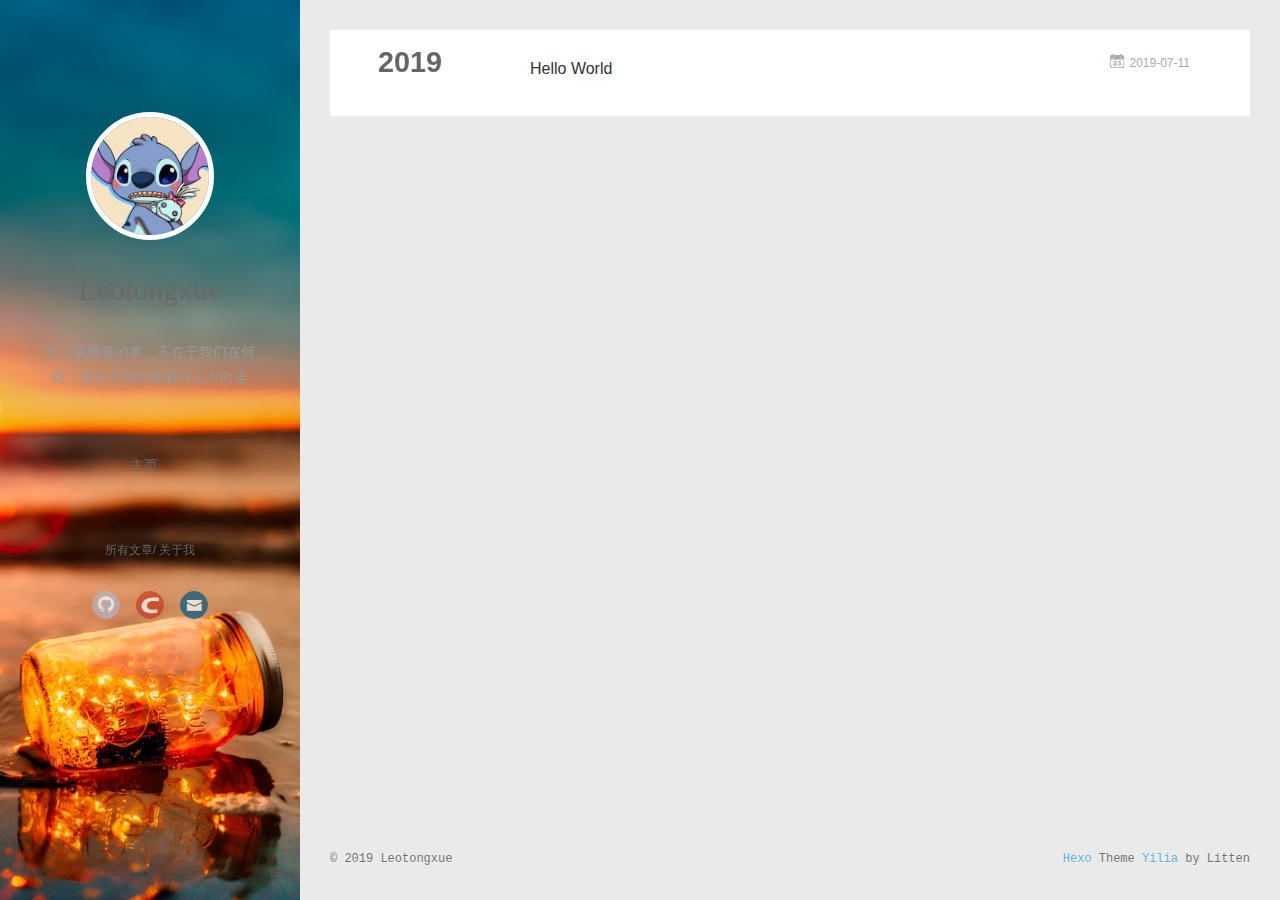
<file: archives/2019/07/index.html>
<!DOCTYPE html>
<html>
<head><meta name="generator" content="Hexo 3.9.0">
  <meta charset="utf-8">
  
  <meta name="renderer" content="webkit">
  <meta http-equiv="X-UA-Compatible" content="IE=edge">
  <link rel="dns-prefetch" href="http://yoursite.com">
  <title>Archives: 2019/7 | Leotongxue&#39;s blog</title>
  <meta name="viewport" content="width=device-width, initial-scale=1, maximum-scale=1">
  <meta property="og:type" content="website">
<meta property="og:title" content="Leotongxue&#39;s blog">
<meta property="og:url" content="http://yoursite.com/archives/2019/07/index.html">
<meta property="og:site_name" content="Leotongxue&#39;s blog">
<meta property="og:locale" content="zh_CN">
<meta name="twitter:card" content="summary">
<meta name="twitter:title" content="Leotongxue&#39;s blog">
  
    <link rel="alternative" href="/atom.xml" title="Leotongxue&#39;s blog" type="application/atom+xml">
  
  
    <link rel="icon" href="/assets/img/headweb.png">
  
  <link rel="stylesheet" type="text/css" href="/./main.bf6526.css">
  
	<link rel="stylesheet" type="text/css" href="/./avatarrotation.css">
   
  <style type="text/css">
  
    #container.show {
      background: linear-gradient(200deg,#a0cfe4,#e8c37e);
    }
  </style>
  

  

</head>
</html>
<body>
  <div id="container" q-class="show:isCtnShow">
    <canvas id="anm-canvas" class="anm-canvas"></canvas>
    <div class="left-col" q-class="show:isShow" style="background: url(/assets/img/left.png)no-repeat 100%;background-size:cover;">
      
<div class="overlay" style="background: rgba(0,0,0,0)"></div>
<div class="intrude-less">
	<header id="header" class="inner">
		<a href="/" class="profilepic">
			<img src="/assets/img/head.jpg" class="js-avatar">
		</a>
		<hgroup>
		  <h1 class="header-author"><a href="/">Leotongxue</a></h1>
		</hgroup>
		
		<p class="header-subtitle">世上最重要的事，不在于我们在何处，而在于我们朝着什么方向走</p>
		

		<nav class="header-menu">
			<ul>
			
				<li><a href="/">主页</a></li>
	        
			</ul>
		</nav>
		<nav class="header-smart-menu">
    		
    			
    			<a q-on="click: openSlider(e, 'innerArchive')" href="javascript:void(0)">所有文章</a>
    			
            
    			
    			<a q-on="click: openSlider(e, 'aboutme')" href="javascript:void(0)">关于我</a>
    			
            
		</nav>
		<nav class="header-nav">
			<div class="social">
				
					<a class="github" target="_blank" href="https://github.com/leotongxue" title="github"><i class="icon-github"></i></a>
		        
					<a class="csdn" target="_blank" href="https://blog.csdn.net/zeroooorez" title="csdn"><i class="icon-csdn"></i></a>
		        
					<a class="mail" target="_blank" href="mailto:lxleo1234@163.com" title="mail"><i class="icon-mail"></i></a>
		        
			</div>
		</nav>
	</header>		
</div>

    </div>
    <div class="mid-col" q-class="show:isShow,hide:isShow|isFalse">
      
<nav id="mobile-nav">
  	<div class="overlay js-overlay" style="background: rgba(0,0,0,0)"></div>
	<div class="btnctn js-mobile-btnctn">
  		<div class="slider-trigger list" q-on="click: openSlider(e)"><i class="icon icon-sort"></i></div>
	</div>
	<div class="intrude-less">
		<header id="header" class="inner">
			<div class="profilepic">
				<img src="/assets/img/head.jpg" class="js-avatar">
			</div>
			<hgroup>
			  <h1 class="header-author js-header-author">Leotongxue</h1>
			</hgroup>
			
			<p class="header-subtitle"><i class="icon icon-quo-left"></i>世上最重要的事，不在于我们在何处，而在于我们朝着什么方向走<i class="icon icon-quo-right"></i></p>
			
			
			
				
			
			
			
			<nav class="header-nav">
				<div class="social">
					
						<a class="github" target="_blank" href="https://github.com/leotongxue" title="github"><i class="icon-github"></i></a>
			        
						<a class="csdn" target="_blank" href="https://blog.csdn.net/zeroooorez" title="csdn"><i class="icon-csdn"></i></a>
			        
						<a class="mail" target="_blank" href="mailto:lxleo1234@163.com" title="mail"><i class="icon-mail"></i></a>
			        
				</div>
			</nav>

			<nav class="header-menu js-header-menu">
				<ul style="width: 50%">
				
				
					<li style="width: 100%"><a href="/">主页</a></li>
		        
				</ul>
			</nav>
		</header>				
	</div>
	<div class="mobile-mask" style="display:none" q-show="isShow"></div>
</nav>

      <div id="wrapper" class="body-wrap">
        <div class="menu-l">
          <div class="canvas-wrap">
            <canvas data-colors="#eaeaea" data-sectionHeight="100" data-contentId="js-content" id="myCanvas1" class="anm-canvas"></canvas>
          </div>
          <div id="js-content" class="content-ll">
            
  
  
    
    
      
      
      <section class="archives-wrap">
        <div class="archive-year-wrap">
          <a href="/archives/2019" class="archive-year">2019</a>
        </div>
        <div class="archives">
    
    <article class="archive-article archive-type-post">
  <div class="archive-article-inner">
    <header class="archive-article-header">
      	<div class="article-meta">
	      	<a href="/2019/07/11/hello-world/" class="archive-article-date">
  	<time datetime="2019-07-11T12:28:13.761Z" itemprop="datePublished"><i class="icon-calendar icon"></i>2019-07-11</time>
</a>
        </div>
    	 
  
    <h1 itemprop="name">
      <a class="archive-article-title" href="/2019/07/11/hello-world/">Hello World</a>
    </h1>
  

        <div class="article-info info-on-right">
          
          

        </div>
        <div class="clearfix"></div>
    </header>
  </div>
</article>
  
  
    </div></section>
  

    


          </div>
        </div>
      </div>
      <footer id="footer">
  <div class="outer">
    <div id="footer-info">
    	<div class="footer-left">
    		&copy; 2019 Leotongxue
    	</div>
      	<div class="footer-right">
      		<a href="http://hexo.io/" target="_blank">Hexo</a>  Theme <a href="https://github.com/litten/hexo-theme-yilia" target="_blank">Yilia</a> by Litten
      	</div>
    </div>
  </div>
</footer>
    </div>
    <script>
	var yiliaConfig = {
		mathjax: false,
		isHome: false,
		isPost: false,
		isArchive: true,
		isTag: false,
		isCategory: false,
		open_in_new: false,
		toc_hide_index: true,
		root: "/",
		innerArchive: true,
		showTags: false
	}
</script>

<script>!function(r){function e(t){if(i[t])return i[t].exports;var n=i[t]={exports:{},id:t,loaded:!1};return r[t].call(n.exports,n,n.exports,e),n.loaded=!0,n.exports}var i={};e.m=r,e.c=i,e.p="./",e(0)}([function(t,n,r){r(209),t.exports=r(205)},function(t,n,r){var d=r(3),y=r(46),g=r(26),b=r(27),x=r(47),m="prototype",S=function(t,n,r){var e,i,o,u,c=t&S.F,f=t&S.G,a=t&S.S,s=t&S.P,l=t&S.B,h=f?d:a?d[n]||(d[n]={}):(d[n]||{})[m],v=f?y:y[n]||(y[n]={}),p=v[m]||(v[m]={});for(e in f&&(r=n),r)o=((i=!c&&h&&void 0!==h[e])?h:r)[e],u=l&&i?x(o,d):s&&"function"==typeof o?x(Function.call,o):o,h&&b(h,e,o,t&S.U),v[e]!=o&&g(v,e,u),s&&p[e]!=o&&(p[e]=o)};d.core=y,S.F=1,S.G=2,S.S=4,S.P=8,S.B=16,S.W=32,S.U=64,S.R=128,t.exports=S},function(t,n,r){var e=r(5);t.exports=function(t){if(!e(t))throw TypeError(t+" is not an object!");return t}},function(t,n){var r=t.exports="undefined"!=typeof window&&window.Math==Math?window:"undefined"!=typeof self&&self.Math==Math?self:Function("return this")();"number"==typeof __g&&(__g=r)},function(t,n){t.exports=function(t){try{return!!t()}catch(t){return!0}}},function(t,n){t.exports=function(t){return"object"==typeof t?null!==t:"function"==typeof t}},function(t,n){var r=t.exports="undefined"!=typeof window&&window.Math==Math?window:"undefined"!=typeof self&&self.Math==Math?self:Function("return this")();"number"==typeof __g&&(__g=r)},function(t,n,r){var e=r(118)("wks"),i=r(79),o=r(3).Symbol,u="function"==typeof o;(t.exports=function(t){return e[t]||(e[t]=u&&o[t]||(u?o:i)("Symbol."+t))}).store=e},function(t,n,r){var e=r(49),i=Math.min;t.exports=function(t){return 0<t?i(e(t),9007199254740991):0}},function(t,n){var r={}.hasOwnProperty;t.exports=function(t,n){return r.call(t,n)}},function(t,n,r){t.exports=!r(4)(function(){return 7!=Object.defineProperty({},"a",{get:function(){return 7}}).a})},function(t,n,r){var e=r(2),i=r(174),o=r(53),u=Object.defineProperty;n.f=r(10)?Object.defineProperty:function(t,n,r){if(e(t),n=o(n,!0),e(r),i)try{return u(t,n,r)}catch(t){}if("get"in r||"set"in r)throw TypeError("Accessors not supported!");return"value"in r&&(t[n]=r.value),t}},function(t,n,r){t.exports=!r(20)(function(){return 7!=Object.defineProperty({},"a",{get:function(){return 7}}).a})},function(t,n,r){var e=r(14),i=r(24);t.exports=r(12)?function(t,n,r){return e.f(t,n,i(1,r))}:function(t,n,r){return t[n]=r,t}},function(t,n,r){var e=r(22),i=r(60),o=r(42),u=Object.defineProperty;n.f=r(12)?Object.defineProperty:function(t,n,r){if(e(t),n=o(n,!0),e(r),i)try{return u(t,n,r)}catch(t){}if("get"in r||"set"in r)throw TypeError("Accessors not supported!");return"value"in r&&(t[n]=r.value),t}},function(t,n,r){var e=r(96),i=r(34);t.exports=function(t){return e(i(t))}},function(t,n,r){var e=r(40)("wks"),i=r(25),o=r(6).Symbol,u="function"==typeof o;(t.exports=function(t){return e[t]||(e[t]=u&&o[t]||(u?o:i)("Symbol."+t))}).store=e},function(t,n,r){var e=r(51);t.exports=function(t){return Object(e(t))}},function(t,n){t.exports=function(t){return"object"==typeof t?null!==t:"function"==typeof t}},function(t,n){var r=t.exports={version:"2.6.9"};"number"==typeof __e&&(__e=r)},function(t,n){t.exports=function(t){try{return!!t()}catch(t){return!0}}},function(t,n){t.exports=function(t){if("function"!=typeof t)throw TypeError(t+" is not a function!");return t}},function(t,n,r){var e=r(18);t.exports=function(t){if(!e(t))throw TypeError(t+" is not an object!");return t}},function(t,n){t.exports=!0},function(t,n){t.exports=function(t,n){return{enumerable:!(1&t),configurable:!(2&t),writable:!(4&t),value:n}}},function(t,n){var r=0,e=Math.random();t.exports=function(t){return"Symbol(".concat(void 0===t?"":t,")_",(++r+e).toString(36))}},function(t,n,r){var e=r(11),i=r(75);t.exports=r(10)?function(t,n,r){return e.f(t,n,i(1,r))}:function(t,n,r){return t[n]=r,t}},function(t,n,r){var o=r(3),u=r(26),c=r(30),f=r(79)("src"),e=r(221),i="toString",a=(""+e).split(i);r(46).inspectSource=function(t){return e.call(t)},(t.exports=function(t,n,r,e){var i="function"==typeof r;i&&(c(r,"name")||u(r,"name",n)),t[n]!==r&&(i&&(c(r,f)||u(r,f,t[n]?""+t[n]:a.join(String(n)))),t===o?t[n]=r:e?t[n]?t[n]=r:u(t,n,r):(delete t[n],u(t,n,r)))})(Function.prototype,i,function(){return"function"==typeof this&&this[f]||e.call(this)})},function(t,n,r){var e=r(1),i=r(4),u=r(51),c=/"/g,o=function(t,n,r,e){var i=String(u(t)),o="<"+n;return""!==r&&(o+=" "+r+'="'+String(e).replace(c,"&quot;")+'"'),o+">"+i+"</"+n+">"};t.exports=function(n,t){var r={};r[n]=t(o),e(e.P+e.F*i(function(){var t=""[n]('"');return t!==t.toLowerCase()||3<t.split('"').length}),"String",r)}},function(t,n,r){var e=r(65),i=r(35);t.exports=Object.keys||function(t){return e(t,i)}},function(t,n){var r={}.hasOwnProperty;t.exports=function(t,n){return r.call(t,n)}},function(t,n,r){var e=r(117),i=r(75),o=r(33),u=r(53),c=r(30),f=r(174),a=Object.getOwnPropertyDescriptor;n.f=r(10)?a:function(t,n){if(t=o(t),n=u(n,!0),f)try{return a(t,n)}catch(t){}if(c(t,n))return i(!e.f.call(t,n),t[n])}},function(t,n,r){var e=r(30),i=r(17),o=r(154)("IE_PROTO"),u=Object.prototype;t.exports=Object.getPrototypeOf||function(t){return t=i(t),e(t,o)?t[o]:"function"==typeof t.constructor&&t instanceof t.constructor?t.constructor.prototype:t instanceof Object?u:null}},function(t,n,r){var e=r(116),i=r(51);t.exports=function(t){return e(i(t))}},function(t,n){t.exports=function(t){if(null==t)throw TypeError("Can't call method on  "+t);return t}},function(t,n){t.exports="constructor,hasOwnProperty,isPrototypeOf,propertyIsEnumerable,toLocaleString,toString,valueOf".split(",")},function(t,n){t.exports={}},function(t,n){n.f={}.propertyIsEnumerable},function(t,n,r){var e=r(14).f,i=r(9),o=r(16)("toStringTag");t.exports=function(t,n,r){t&&!i(t=r?t:t.prototype,o)&&e(t,o,{configurable:!0,value:n})}},function(t,n,r){var e=r(40)("keys"),i=r(25);t.exports=function(t){return e[t]||(e[t]=i(t))}},function(t,n,r){var e=r(19),i=r(6),o="__core-js_shared__",u=i[o]||(i[o]={});(t.exports=function(t,n){return u[t]||(u[t]=void 0!==n?n:{})})("versions",[]).push({version:e.version,mode:r(23)?"pure":"global",copyright:"© 2019 Denis Pushkarev (zloirock.ru)"})},function(t,n){var r=Math.ceil,e=Math.floor;t.exports=function(t){return isNaN(t=+t)?0:(0<t?e:r)(t)}},function(t,n,r){var i=r(18);t.exports=function(t,n){if(!i(t))return t;var r,e;if(n&&"function"==typeof(r=t.toString)&&!i(e=r.call(t)))return e;if("function"==typeof(r=t.valueOf)&&!i(e=r.call(t)))return e;if(!n&&"function"==typeof(r=t.toString)&&!i(e=r.call(t)))return e;throw TypeError("Can't convert object to primitive value")}},function(t,n,r){var e=r(6),i=r(19),o=r(23),u=r(44),c=r(14).f;t.exports=function(t){var n=i.Symbol||(i.Symbol=o?{}:e.Symbol||{});"_"==t.charAt(0)||t in n||c(n,t,{value:u.f(t)})}},function(t,n,r){n.f=r(16)},function(t,n){var r={}.toString;t.exports=function(t){return r.call(t).slice(8,-1)}},function(t,n){var r=t.exports={version:"2.6.9"};"number"==typeof __e&&(__e=r)},function(t,n,r){var o=r(21);t.exports=function(e,i,t){if(o(e),void 0===i)return e;switch(t){case 1:return function(t){return e.call(i,t)};case 2:return function(t,n){return e.call(i,t,n)};case 3:return function(t,n,r){return e.call(i,t,n,r)}}return function(){return e.apply(i,arguments)}}},function(t,n,r){"use strict";var e=r(4);t.exports=function(t,n){return!!t&&e(function(){n?t.call(null,function(){},1):t.call(null)})}},function(t,n){var r=Math.ceil,e=Math.floor;t.exports=function(t){return isNaN(t=+t)?0:(0<t?e:r)(t)}},function(t,n,r){var x=r(47),m=r(116),S=r(17),w=r(8),e=r(138);t.exports=function(l,t){var h=1==l,v=2==l,p=3==l,d=4==l,y=6==l,g=5==l||y,b=t||e;return function(t,n,r){for(var e,i,o=S(t),u=m(o),c=x(n,r,3),f=w(u.length),a=0,s=h?b(t,f):v?b(t,0):void 0;a<f;a++)if((g||a in u)&&(i=c(e=u[a],a,o),l))if(h)s[a]=i;else if(i)switch(l){case 3:return!0;case 5:return e;case 6:return a;case 2:s.push(e)}else if(d)return!1;return y?-1:p||d?d:s}}},function(t,n){t.exports=function(t){if(null==t)throw TypeError("Can't call method on  "+t);return t}},function(t,n,r){var i=r(1),o=r(46),u=r(4);t.exports=function(t,n){var r=(o.Object||{})[t]||Object[t],e={};e[t]=n(r),i(i.S+i.F*u(function(){r(1)}),"Object",e)}},function(t,n,r){var i=r(5);t.exports=function(t,n){if(!i(t))return t;var r,e;if(n&&"function"==typeof(r=t.toString)&&!i(e=r.call(t)))return e;if("function"==typeof(r=t.valueOf)&&!i(e=r.call(t)))return e;if(!n&&"function"==typeof(r=t.toString)&&!i(e=r.call(t)))return e;throw TypeError("Can't convert object to primitive value")}},function(t,n,r){var d=r(6),y=r(19),g=r(93),b=r(13),x=r(9),m="prototype",S=function(t,n,r){var e,i,o,u=t&S.F,c=t&S.G,f=t&S.S,a=t&S.P,s=t&S.B,l=t&S.W,h=c?y:y[n]||(y[n]={}),v=h[m],p=c?d:f?d[n]:(d[n]||{})[m];for(e in c&&(r=n),r)(i=!u&&p&&void 0!==p[e])&&x(h,e)||(o=i?p[e]:r[e],h[e]=c&&"function"!=typeof p[e]?r[e]:s&&i?g(o,d):l&&p[e]==o?function(e){var t=function(t,n,r){if(this instanceof e){switch(arguments.length){case 0:return new e;case 1:return new e(t);case 2:return new e(t,n)}return new e(t,n,r)}return e.apply(this,arguments)};return t[m]=e[m],t}(o):a&&"function"==typeof o?g(Function.call,o):o,a&&((h.virtual||(h.virtual={}))[e]=o,t&S.R&&v&&!v[e]&&b(v,e,o)))};S.F=1,S.G=2,S.S=4,S.P=8,S.B=16,S.W=32,S.U=64,S.R=128,t.exports=S},function(t,n,r){var e=r(34);t.exports=function(t){return Object(e(t))}},function(t,n,r){var o=r(196),e=r(1),i=r(118)("metadata"),u=i.store||(i.store=new(r(200))),c=function(t,n,r){var e=u.get(t);if(!e){if(!r)return;u.set(t,e=new o)}var i=e.get(n);if(!i){if(!r)return;e.set(n,i=new o)}return i};t.exports={store:u,map:c,has:function(t,n,r){var e=c(n,r,!1);return void 0!==e&&e.has(t)},get:function(t,n,r){var e=c(n,r,!1);return void 0===e?void 0:e.get(t)},set:function(t,n,r,e){c(r,e,!0).set(t,n)},keys:function(t,n){var r=c(t,n,!1),e=[];return r&&r.forEach(function(t,n){e.push(n)}),e},key:function(t){return void 0===t||"symbol"==typeof t?t:String(t)},exp:function(t){e(e.S,"Reflect",t)}}},function(t,n,r){"use strict";if(r(10)){var g=r(68),b=r(3),x=r(4),m=r(1),S=r(132),e=r(159),h=r(47),w=r(70),i=r(75),_=r(26),o=r(76),u=r(49),O=r(8),E=r(194),c=r(78),f=r(53),a=r(30),M=r(81),P=r(5),v=r(17),p=r(145),j=r(72),F=r(32),A=r(73).f,d=r(161),s=r(79),l=r(7),y=r(50),I=r(120),L=r(119),N=r(162),T=r(82),k=r(125),R=r(77),C=r(137),D=r(166),G=r(11),W=r(31),U=G.f,V=W.f,B=b.RangeError,q=b.TypeError,z=b.Uint8Array,H="ArrayBuffer",K="Shared"+H,J="BYTES_PER_ELEMENT",$="prototype",Y=Array[$],X=e.ArrayBuffer,Q=e.DataView,Z=y(0),tt=y(2),nt=y(3),rt=y(4),et=y(5),it=y(6),ot=I(!0),ut=I(!1),ct=N.values,ft=N.keys,at=N.entries,st=Y.lastIndexOf,lt=Y.reduce,ht=Y.reduceRight,vt=Y.join,pt=Y.sort,dt=Y.slice,yt=Y.toString,gt=Y.toLocaleString,bt=l("iterator"),xt=l("toStringTag"),mt=s("typed_constructor"),St=s("def_constructor"),wt=S.CONSTR,_t=S.TYPED,Ot=S.VIEW,Et="Wrong length!",Mt=y(1,function(t,n){return It(L(t,t[St]),n)}),Pt=x(function(){return 1===new z(new Uint16Array([1]).buffer)[0]}),jt=!!z&&!!z[$].set&&x(function(){new z(1).set({})}),Ft=function(t,n){var r=u(t);if(r<0||r%n)throw B("Wrong offset!");return r},At=function(t){if(P(t)&&_t in t)return t;throw q(t+" is not a typed array!")},It=function(t,n){if(!(P(t)&&mt in t))throw q("It is not a typed array constructor!");return new t(n)},Lt=function(t,n){return Nt(L(t,t[St]),n)},Nt=function(t,n){for(var r=0,e=n.length,i=It(t,e);r<e;)i[r]=n[r++];return i},Tt=function(t,n,r){U(t,n,{get:function(){return this._d[r]}})},kt=function(t){var n,r,e,i,o,u,c=v(t),f=arguments.length,a=1<f?arguments[1]:void 0,s=void 0!==a,l=d(c);if(null!=l&&!p(l)){for(u=l.call(c),e=[],n=0;!(o=u.next()).done;n++)e.push(o.value);c=e}for(s&&2<f&&(a=h(a,arguments[2],2)),n=0,r=O(c.length),i=It(this,r);n<r;n++)i[n]=s?a(c[n],n):c[n];return i},Rt=function(){for(var t=0,n=arguments.length,r=It(this,n);t<n;)r[t]=arguments[t++];return r},Ct=!!z&&x(function(){gt.call(new z(1))}),Dt=function(){return gt.apply(Ct?dt.call(At(this)):At(this),arguments)},Gt={copyWithin:function(t,n){return D.call(At(this),t,n,2<arguments.length?arguments[2]:void 0)},every:function(t){return rt(At(this),t,1<arguments.length?arguments[1]:void 0)},fill:function(t){return C.apply(At(this),arguments)},filter:function(t){return Lt(this,tt(At(this),t,1<arguments.length?arguments[1]:void 0))},find:function(t){return et(At(this),t,1<arguments.length?arguments[1]:void 0)},findIndex:function(t){return it(At(this),t,1<arguments.length?arguments[1]:void 0)},forEach:function(t){Z(At(this),t,1<arguments.length?arguments[1]:void 0)},indexOf:function(t){return ut(At(this),t,1<arguments.length?arguments[1]:void 0)},includes:function(t){return ot(At(this),t,1<arguments.length?arguments[1]:void 0)},join:function(t){return vt.apply(At(this),arguments)},lastIndexOf:function(t){return st.apply(At(this),arguments)},map:function(t){return Mt(At(this),t,1<arguments.length?arguments[1]:void 0)},reduce:function(t){return lt.apply(At(this),arguments)},reduceRight:function(t){return ht.apply(At(this),arguments)},reverse:function(){for(var t,n=this,r=At(n).length,e=Math.floor(r/2),i=0;i<e;)t=n[i],n[i++]=n[--r],n[r]=t;return n},some:function(t){return nt(At(this),t,1<arguments.length?arguments[1]:void 0)},sort:function(t){return pt.call(At(this),t)},subarray:function(t,n){var r=At(this),e=r.length,i=c(t,e);return new(L(r,r[St]))(r.buffer,r.byteOffset+i*r.BYTES_PER_ELEMENT,O((void 0===n?e:c(n,e))-i))}},Wt=function(t,n){return Lt(this,dt.call(At(this),t,n))},Ut=function(t){At(this);var n=Ft(arguments[1],1),r=this.length,e=v(t),i=O(e.length),o=0;if(r<i+n)throw B(Et);for(;o<i;)this[n+o]=e[o++]},Vt={entries:function(){return at.call(At(this))},keys:function(){return ft.call(At(this))},values:function(){return ct.call(At(this))}},Bt=function(t,n){return P(t)&&t[_t]&&"symbol"!=typeof n&&n in t&&String(+n)==String(n)},qt=function(t,n){return Bt(t,n=f(n,!0))?i(2,t[n]):V(t,n)},zt=function(t,n,r){return!(Bt(t,n=f(n,!0))&&P(r)&&a(r,"value"))||a(r,"get")||a(r,"set")||r.configurable||a(r,"writable")&&!r.writable||a(r,"enumerable")&&!r.enumerable?U(t,n,r):(t[n]=r.value,t)};wt||(W.f=qt,G.f=zt),m(m.S+m.F*!wt,"Object",{getOwnPropertyDescriptor:qt,defineProperty:zt}),x(function(){yt.call({})})&&(yt=gt=function(){return vt.call(this)});var Ht=o({},Gt);o(Ht,Vt),_(Ht,bt,Vt.values),o(Ht,{slice:Wt,set:Ut,constructor:function(){},toString:yt,toLocaleString:Dt}),Tt(Ht,"buffer","b"),Tt(Ht,"byteOffset","o"),Tt(Ht,"byteLength","l"),Tt(Ht,"length","e"),U(Ht,xt,{get:function(){return this[_t]}}),t.exports=function(t,l,n,o){var h=t+((o=!!o)?"Clamped":"")+"Array",r="get"+t,u="set"+t,v=b[h],c=v||{},e=v&&F(v),i=!v||!S.ABV,f={},a=v&&v[$],p=function(t,i){U(t,i,{get:function(){return t=i,(n=this._d).v[r](t*l+n.o,Pt);var t,n},set:function(t){return n=i,r=t,e=this._d,o&&(r=(r=Math.round(r))<0?0:255<r?255:255&r),void e.v[u](n*l+e.o,r,Pt);var n,r,e},enumerable:!0})};i?(v=n(function(t,n,r,e){w(t,v,h,"_d");var i,o,u,c,f=0,a=0;if(P(n)){if(!(n instanceof X||(c=M(n))==H||c==K))return _t in n?Nt(v,n):kt.call(v,n);i=n,a=Ft(r,l);var s=n.byteLength;if(void 0===e){if(s%l)throw B(Et);if((o=s-a)<0)throw B(Et)}else if(s<(o=O(e)*l)+a)throw B(Et);u=o/l}else u=E(n),i=new X(o=u*l);for(_(t,"_d",{b:i,o:a,l:o,e:u,v:new Q(i)});f<u;)p(t,f++)}),a=v[$]=j(Ht),_(a,"constructor",v)):x(function(){v(1)})&&x(function(){new v(-1)})&&k(function(t){new v,new v(null),new v(1.5),new v(t)},!0)||(v=n(function(t,n,r,e){var i;return w(t,v,h),P(n)?n instanceof X||(i=M(n))==H||i==K?void 0!==e?new c(n,Ft(r,l),e):void 0!==r?new c(n,Ft(r,l)):new c(n):_t in n?Nt(v,n):kt.call(v,n):new c(E(n))}),Z(e!==Function.prototype?A(c).concat(A(e)):A(c),function(t){t in v||_(v,t,c[t])}),v[$]=a,g||(a.constructor=v));var s=a[bt],d=!!s&&("values"==s.name||null==s.name),y=Vt.values;_(v,mt,!0),_(a,_t,h),_(a,Ot,!0),_(a,St,v),(o?new v(1)[xt]==h:xt in a)||U(a,xt,{get:function(){return h}}),f[h]=v,m(m.G+m.W+m.F*(v!=c),f),m(m.S,h,{BYTES_PER_ELEMENT:l}),m(m.S+m.F*x(function(){c.of.call(v,1)}),h,{from:kt,of:Rt}),J in a||_(a,J,l),m(m.P,h,Gt),R(h),m(m.P+m.F*jt,h,{set:Ut}),m(m.P+m.F*!d,h,Vt),g||a.toString==yt||(a.toString=yt),m(m.P+m.F*x(function(){new v(1).slice()}),h,{slice:Wt}),m(m.P+m.F*(x(function(){return[1,2].toLocaleString()!=new v([1,2]).toLocaleString()})||!x(function(){a.toLocaleString.call([1,2])})),h,{toLocaleString:Dt}),T[h]=d?s:y,g||d||_(a,bt,y)}}else t.exports=function(){}},function(t,n){var r={}.toString;t.exports=function(t){return r.call(t).slice(8,-1)}},function(t,n,r){var e=r(18),i=r(6).document,o=e(i)&&e(i.createElement);t.exports=function(t){return o?i.createElement(t):{}}},function(t,n,r){t.exports=!r(12)&&!r(20)(function(){return 7!=Object.defineProperty(r(59)("div"),"a",{get:function(){return 7}}).a})},function(t,n,r){"use strict";var x=r(23),m=r(54),S=r(66),w=r(13),_=r(36),O=r(98),E=r(38),M=r(104),P=r(16)("iterator"),j=!([].keys&&"next"in[].keys()),F="values",A=function(){return this};t.exports=function(t,n,r,e,i,o,u){O(r,n,e);var c,f,a,s=function(t){if(!j&&t in p)return p[t];switch(t){case"keys":case F:return function(){return new r(this,t)}}return function(){return new r(this,t)}},l=n+" Iterator",h=i==F,v=!1,p=t.prototype,d=p[P]||p["@@iterator"]||i&&p[i],y=d||s(i),g=i?h?s("entries"):y:void 0,b="Array"==n&&p.entries||d;if(b&&((a=M(b.call(new t)))!==Object.prototype&&a.next&&(E(a,l,!0),x||"function"==typeof a[P]||w(a,P,A))),h&&d&&d.name!==F&&(v=!0,y=function(){return d.call(this)}),x&&!u||!j&&!v&&p[P]||w(p,P,y),_[n]=y,_[l]=A,i)if(c={values:h?y:s(F),keys:o?y:s("keys"),entries:g},u)for(f in c)f in p||S(p,f,c[f]);else m(m.P+m.F*(j||v),n,c);return c}},function(t,n,e){var i=e(22),o=e(101),u=e(35),c=e(39)("IE_PROTO"),f=function(){},a="prototype",s=function(){var t,n=e(59)("iframe"),r=u.length;for(n.style.display="none",e(95).appendChild(n),n.src="javascript:",(t=n.contentWindow.document).open(),t.write("<script>document.F=Object<\/script>"),t.close(),s=t.F;r--;)delete s[a][u[r]];return s()};t.exports=Object.create||function(t,n){var r;return null!==t?(f[a]=i(t),r=new f,f[a]=null,r[c]=t):r=s(),void 0===n?r:o(r,n)}},function(t,n,r){var e=r(65),i=r(35).concat("length","prototype");n.f=Object.getOwnPropertyNames||function(t){return e(t,i)}},function(t,n){n.f=Object.getOwnPropertySymbols},function(t,n,r){var u=r(9),c=r(15),f=r(92)(!1),a=r(39)("IE_PROTO");t.exports=function(t,n){var r,e=c(t),i=0,o=[];for(r in e)r!=a&&u(e,r)&&o.push(r);for(;n.length>i;)u(e,r=n[i++])&&(~f(o,r)||o.push(r));return o}},function(t,n,r){t.exports=r(13)},function(t,n,r){var e=r(7)("unscopables"),i=Array.prototype;null==i[e]&&r(26)(i,e,{}),t.exports=function(t){i[e][t]=!0}},function(t,n){t.exports=!1},function(t,n,r){var e=r(79)("meta"),i=r(5),o=r(30),u=r(11).f,c=0,f=Object.isExtensible||function(){return!0},a=!r(4)(function(){return f(Object.preventExtensions({}))}),s=function(t){u(t,e,{value:{i:"O"+ ++c,w:{}}})},l=t.exports={KEY:e,NEED:!1,fastKey:function(t,n){if(!i(t))return"symbol"==typeof t?t:("string"==typeof t?"S":"P")+t;if(!o(t,e)){if(!f(t))return"F";if(!n)return"E";s(t)}return t[e].i},getWeak:function(t,n){if(!o(t,e)){if(!f(t))return!0;if(!n)return!1;s(t)}return t[e].w},onFreeze:function(t){return a&&l.NEED&&f(t)&&!o(t,e)&&s(t),t}}},function(t,n){t.exports=function(t,n,r,e){if(!(t instanceof n)||void 0!==e&&e in t)throw TypeError(r+": incorrect invocation!");return t}},function(t,n,r){var h=r(47),v=r(177),p=r(145),d=r(2),y=r(8),g=r(161),b={},x={};(n=t.exports=function(t,n,r,e,i){var o,u,c,f,a=i?function(){return t}:g(t),s=h(r,e,n?2:1),l=0;if("function"!=typeof a)throw TypeError(t+" is not iterable!");if(p(a)){for(o=y(t.length);l<o;l++)if((f=n?s(d(u=t[l])[0],u[1]):s(t[l]))===b||f===x)return f}else for(c=a.call(t);!(u=c.next()).done;)if((f=v(c,s,u.value,n))===b||f===x)return f}).BREAK=b,n.RETURN=x},function(t,n,e){var i=e(2),o=e(183),u=e(141),c=e(154)("IE_PROTO"),f=function(){},a="prototype",s=function(){var t,n=e(140)("iframe"),r=u.length;for(n.style.display="none",e(143).appendChild(n),n.src="javascript:",(t=n.contentWindow.document).open(),t.write("<script>document.F=Object<\/script>"),t.close(),s=t.F;r--;)delete s[a][u[r]];return s()};t.exports=Object.create||function(t,n){var r;return null!==t?(f[a]=i(t),r=new f,f[a]=null,r[c]=t):r=s(),void 0===n?r:o(r,n)}},function(t,n,r){var e=r(185),i=r(141).concat("length","prototype");n.f=Object.getOwnPropertyNames||function(t){return e(t,i)}},function(t,n,r){var e=r(185),i=r(141);t.exports=Object.keys||function(t){return e(t,i)}},function(t,n){t.exports=function(t,n){return{enumerable:!(1&t),configurable:!(2&t),writable:!(4&t),value:n}}},function(t,n,r){var i=r(27);t.exports=function(t,n,r){for(var e in n)i(t,e,n[e],r);return t}},function(t,n,r){"use strict";var e=r(3),i=r(11),o=r(10),u=r(7)("species");t.exports=function(t){var n=e[t];o&&n&&!n[u]&&i.f(n,u,{configurable:!0,get:function(){return this}})}},function(t,n,r){var e=r(49),i=Math.max,o=Math.min;t.exports=function(t,n){return(t=e(t))<0?i(t+n,0):o(t,n)}},function(t,n){var r=0,e=Math.random();t.exports=function(t){return"Symbol(".concat(void 0===t?"":t,")_",(++r+e).toString(36))}},function(t,n,r){var e=r(5);t.exports=function(t,n){if(!e(t)||t._t!==n)throw TypeError("Incompatible receiver, "+n+" required!");return t}},function(t,n,r){var i=r(45),o=r(7)("toStringTag"),u="Arguments"==i(function(){return arguments}());t.exports=function(t){var n,r,e;return void 0===t?"Undefined":null===t?"Null":"string"==typeof(r=function(t,n){try{return t[n]}catch(t){}}(n=Object(t),o))?r:u?i(n):"Object"==(e=i(n))&&"function"==typeof n.callee?"Arguments":e}},function(t,n){t.exports={}},function(t,n,r){var e=r(11).f,i=r(30),o=r(7)("toStringTag");t.exports=function(t,n,r){t&&!i(t=r?t:t.prototype,o)&&e(t,o,{configurable:!0,value:n})}},function(t,n,r){var u=r(1),e=r(51),c=r(4),f=r(157),i="["+f+"]",o=RegExp("^"+i+i+"*"),a=RegExp(i+i+"*$"),s=function(t,n,r){var e={},i=c(function(){return!!f[t]()||"​"!="​"[t]()}),o=e[t]=i?n(l):f[t];r&&(e[r]=o),u(u.P+u.F*i,"String",e)},l=s.trim=function(t,n){return t=String(e(t)),1&n&&(t=t.replace(o,"")),2&n&&(t=t.replace(a,"")),t};t.exports=s},function(t,n,r){t.exports={default:r(88),__esModule:!0}},function(t,n,r){t.exports={default:r(89),__esModule:!0}},function(t,n,r){"use strict";function e(t){return t&&t.__esModule?t:{default:t}}n.__esModule=!0;var i=e(r(86)),o=e(r(85)),u="function"==typeof o.default&&"symbol"==typeof i.default?function(t){return typeof t}:function(t){return t&&"function"==typeof o.default&&t.constructor===o.default&&t!==o.default.prototype?"symbol":typeof t};n.default="function"==typeof o.default&&"symbol"===u(i.default)?function(t){return void 0===t?"undefined":u(t)}:function(t){return t&&"function"==typeof o.default&&t.constructor===o.default&&t!==o.default.prototype?"symbol":void 0===t?"undefined":u(t)}},function(t,n,r){r(111),r(109),r(112),r(113),t.exports=r(19).Symbol},function(t,n,r){r(110),r(114),t.exports=r(44).f("iterator")},function(t,n){t.exports=function(t){if("function"!=typeof t)throw TypeError(t+" is not a function!");return t}},function(t,n){t.exports=function(){}},function(t,n,r){var f=r(15),a=r(107),s=r(106);t.exports=function(c){return function(t,n,r){var e,i=f(t),o=a(i.length),u=s(r,o);if(c&&n!=n){for(;u<o;)if((e=i[u++])!=e)return!0}else for(;u<o;u++)if((c||u in i)&&i[u]===n)return c||u||0;return!c&&-1}}},function(t,n,r){var o=r(90);t.exports=function(e,i,t){if(o(e),void 0===i)return e;switch(t){case 1:return function(t){return e.call(i,t)};case 2:return function(t,n){return e.call(i,t,n)};case 3:return function(t,n,r){return e.call(i,t,n,r)}}return function(){return e.apply(i,arguments)}}},function(t,n,r){var c=r(29),f=r(64),a=r(37);t.exports=function(t){var n=c(t),r=f.f;if(r)for(var e,i=r(t),o=a.f,u=0;i.length>u;)o.call(t,e=i[u++])&&n.push(e);return n}},function(t,n,r){var e=r(6).document;t.exports=e&&e.documentElement},function(t,n,r){var e=r(58);t.exports=Object("z").propertyIsEnumerable(0)?Object:function(t){return"String"==e(t)?t.split(""):Object(t)}},function(t,n,r){var e=r(58);t.exports=Array.isArray||function(t){return"Array"==e(t)}},function(t,n,r){"use strict";var e=r(62),i=r(24),o=r(38),u={};r(13)(u,r(16)("iterator"),function(){return this}),t.exports=function(t,n,r){t.prototype=e(u,{next:i(1,r)}),o(t,n+" Iterator")}},function(t,n){t.exports=function(t,n){return{value:n,done:!!t}}},function(t,n,r){var e=r(25)("meta"),i=r(18),o=r(9),u=r(14).f,c=0,f=Object.isExtensible||function(){return!0},a=!r(20)(function(){return f(Object.preventExtensions({}))}),s=function(t){u(t,e,{value:{i:"O"+ ++c,w:{}}})},l=t.exports={KEY:e,NEED:!1,fastKey:function(t,n){if(!i(t))return"symbol"==typeof t?t:("string"==typeof t?"S":"P")+t;if(!o(t,e)){if(!f(t))return"F";if(!n)return"E";s(t)}return t[e].i},getWeak:function(t,n){if(!o(t,e)){if(!f(t))return!0;if(!n)return!1;s(t)}return t[e].w},onFreeze:function(t){return a&&l.NEED&&f(t)&&!o(t,e)&&s(t),t}}},function(t,n,r){var u=r(14),c=r(22),f=r(29);t.exports=r(12)?Object.defineProperties:function(t,n){c(t);for(var r,e=f(n),i=e.length,o=0;o<i;)u.f(t,r=e[o++],n[r]);return t}},function(t,n,r){var e=r(37),i=r(24),o=r(15),u=r(42),c=r(9),f=r(60),a=Object.getOwnPropertyDescriptor;n.f=r(12)?a:function(t,n){if(t=o(t),n=u(n,!0),f)try{return a(t,n)}catch(t){}if(c(t,n))return i(!e.f.call(t,n),t[n])}},function(t,n,r){var e=r(15),i=r(63).f,o={}.toString,u="object"==typeof window&&window&&Object.getOwnPropertyNames?Object.getOwnPropertyNames(window):[];t.exports.f=function(t){return u&&"[object Window]"==o.call(t)?function(t){try{return i(t)}catch(t){return u.slice()}}(t):i(e(t))}},function(t,n,r){var e=r(9),i=r(55),o=r(39)("IE_PROTO"),u=Object.prototype;t.exports=Object.getPrototypeOf||function(t){return t=i(t),e(t,o)?t[o]:"function"==typeof t.constructor&&t instanceof t.constructor?t.constructor.prototype:t instanceof Object?u:null}},function(t,n,r){var f=r(41),a=r(34);t.exports=function(c){return function(t,n){var r,e,i=String(a(t)),o=f(n),u=i.length;return o<0||u<=o?c?"":void 0:(r=i.charCodeAt(o))<55296||56319<r||o+1===u||(e=i.charCodeAt(o+1))<56320||57343<e?c?i.charAt(o):r:c?i.slice(o,o+2):e-56320+(r-55296<<10)+65536}}},function(t,n,r){var e=r(41),i=Math.max,o=Math.min;t.exports=function(t,n){return(t=e(t))<0?i(t+n,0):o(t,n)}},function(t,n,r){var e=r(41),i=Math.min;t.exports=function(t){return 0<t?i(e(t),9007199254740991):0}},function(t,n,r){"use strict";var e=r(91),i=r(99),o=r(36),u=r(15);t.exports=r(61)(Array,"Array",function(t,n){this._t=u(t),this._i=0,this._k=n},function(){var t=this._t,n=this._k,r=this._i++;return!t||r>=t.length?(this._t=void 0,i(1)):i(0,"keys"==n?r:"values"==n?t[r]:[r,t[r]])},"values"),o.Arguments=o.Array,e("keys"),e("values"),e("entries")},function(t,n){},function(t,n,r){"use strict";var e=r(105)(!0);r(61)(String,"String",function(t){this._t=String(t),this._i=0},function(){var t,n=this._t,r=this._i;return r>=n.length?{value:void 0,done:!0}:(t=e(n,r),this._i+=t.length,{value:t,done:!1})})},function(t,n,r){"use strict";var e=r(6),u=r(9),i=r(12),o=r(54),c=r(66),f=r(100).KEY,a=r(20),s=r(40),l=r(38),h=r(25),v=r(16),p=r(44),d=r(43),y=r(94),g=r(97),b=r(22),x=r(18),m=r(55),S=r(15),w=r(42),_=r(24),O=r(62),E=r(103),M=r(102),P=r(64),j=r(14),F=r(29),A=M.f,I=j.f,L=E.f,N=e.Symbol,T=e.JSON,k=T&&T.stringify,R="prototype",C=v("_hidden"),D=v("toPrimitive"),G={}.propertyIsEnumerable,W=s("symbol-registry"),U=s("symbols"),V=s("op-symbols"),B=Object[R],q="function"==typeof N&&!!P.f,z=e.QObject,H=!z||!z[R]||!z[R].findChild,K=i&&a(function(){return 7!=O(I({},"a",{get:function(){return I(this,"a",{value:7}).a}})).a})?function(t,n,r){var e=A(B,n);e&&delete B[n],I(t,n,r),e&&t!==B&&I(B,n,e)}:I,J=function(t){var n=U[t]=O(N[R]);return n._k=t,n},$=q&&"symbol"==typeof N.iterator?function(t){return"symbol"==typeof t}:function(t){return t instanceof N},Y=function(t,n,r){return t===B&&Y(V,n,r),b(t),n=w(n,!0),b(r),u(U,n)?(r.enumerable?(u(t,C)&&t[C][n]&&(t[C][n]=!1),r=O(r,{enumerable:_(0,!1)})):(u(t,C)||I(t,C,_(1,{})),t[C][n]=!0),K(t,n,r)):I(t,n,r)},X=function(t,n){b(t);for(var r,e=y(n=S(n)),i=0,o=e.length;i<o;)Y(t,r=e[i++],n[r]);return t},Q=function(t){var n=G.call(this,t=w(t,!0));return!(this===B&&u(U,t)&&!u(V,t))&&(!(n||!u(this,t)||!u(U,t)||u(this,C)&&this[C][t])||n)},Z=function(t,n){if(t=S(t),n=w(n,!0),t!==B||!u(U,n)||u(V,n)){var r=A(t,n);return!r||!u(U,n)||u(t,C)&&t[C][n]||(r.enumerable=!0),r}},tt=function(t){for(var n,r=L(S(t)),e=[],i=0;r.length>i;)u(U,n=r[i++])||n==C||n==f||e.push(n);return e},nt=function(t){for(var n,r=t===B,e=L(r?V:S(t)),i=[],o=0;e.length>o;)!u(U,n=e[o++])||r&&!u(B,n)||i.push(U[n]);return i};q||(c((N=function(){if(this instanceof N)throw TypeError("Symbol is not a constructor!");var n=h(0<arguments.length?arguments[0]:void 0),r=function(t){this===B&&r.call(V,t),u(this,C)&&u(this[C],n)&&(this[C][n]=!1),K(this,n,_(1,t))};return i&&H&&K(B,n,{configurable:!0,set:r}),J(n)})[R],"toString",function(){return this._k}),M.f=Z,j.f=Y,r(63).f=E.f=tt,r(37).f=Q,P.f=nt,i&&!r(23)&&c(B,"propertyIsEnumerable",Q,!0),p.f=function(t){return J(v(t))}),o(o.G+o.W+o.F*!q,{Symbol:N});for(var rt="hasInstance,isConcatSpreadable,iterator,match,replace,search,species,split,toPrimitive,toStringTag,unscopables".split(","),et=0;rt.length>et;)v(rt[et++]);for(var it=F(v.store),ot=0;it.length>ot;)d(it[ot++]);o(o.S+o.F*!q,"Symbol",{for:function(t){return u(W,t+="")?W[t]:W[t]=N(t)},keyFor:function(t){if(!$(t))throw TypeError(t+" is not a symbol!");for(var n in W)if(W[n]===t)return n},useSetter:function(){H=!0},useSimple:function(){H=!1}}),o(o.S+o.F*!q,"Object",{create:function(t,n){return void 0===n?O(t):X(O(t),n)},defineProperty:Y,defineProperties:X,getOwnPropertyDescriptor:Z,getOwnPropertyNames:tt,getOwnPropertySymbols:nt});var ut=a(function(){P.f(1)});o(o.S+o.F*ut,"Object",{getOwnPropertySymbols:function(t){return P.f(m(t))}}),T&&o(o.S+o.F*(!q||a(function(){var t=N();return"[null]"!=k([t])||"{}"!=k({a:t})||"{}"!=k(Object(t))})),"JSON",{stringify:function(t){for(var n,r,e=[t],i=1;arguments.length>i;)e.push(arguments[i++]);if(r=n=e[1],(x(n)||void 0!==t)&&!$(t))return g(n)||(n=function(t,n){if("function"==typeof r&&(n=r.call(this,t,n)),!$(n))return n}),e[1]=n,k.apply(T,e)}}),N[R][D]||r(13)(N[R],D,N[R].valueOf),l(N,"Symbol"),l(Math,"Math",!0),l(e.JSON,"JSON",!0)},function(t,n,r){r(43)("asyncIterator")},function(t,n,r){r(43)("observable")},function(t,n,r){r(108);for(var e=r(6),i=r(13),o=r(36),u=r(16)("toStringTag"),c="CSSRuleList,CSSStyleDeclaration,CSSValueList,ClientRectList,DOMRectList,DOMStringList,DOMTokenList,DataTransferItemList,FileList,HTMLAllCollection,HTMLCollection,HTMLFormElement,HTMLSelectElement,MediaList,MimeTypeArray,NamedNodeMap,NodeList,PaintRequestList,Plugin,PluginArray,SVGLengthList,SVGNumberList,SVGPathSegList,SVGPointList,SVGStringList,SVGTransformList,SourceBufferList,StyleSheetList,TextTrackCueList,TextTrackList,TouchList".split(","),f=0;f<c.length;f++){var a=c[f],s=e[a],l=s&&s.prototype;l&&!l[u]&&i(l,u,a),o[a]=o.Array}},function(t,n,r){"use strict";var e=r(2);t.exports=function(){var t=e(this),n="";return t.global&&(n+="g"),t.ignoreCase&&(n+="i"),t.multiline&&(n+="m"),t.unicode&&(n+="u"),t.sticky&&(n+="y"),n}},function(t,n,r){var e=r(45);t.exports=Object("z").propertyIsEnumerable(0)?Object:function(t){return"String"==e(t)?t.split(""):Object(t)}},function(t,n){n.f={}.propertyIsEnumerable},function(t,n,r){var e=r(46),i=r(3),o="__core-js_shared__",u=i[o]||(i[o]={});(t.exports=function(t,n){return u[t]||(u[t]=void 0!==n?n:{})})("versions",[]).push({version:e.version,mode:r(68)?"pure":"global",copyright:"© 2019 Denis Pushkarev (zloirock.ru)"})},function(t,n,r){var i=r(2),o=r(21),u=r(7)("species");t.exports=function(t,n){var r,e=i(t).constructor;return void 0===e||null==(r=i(e)[u])?n:o(r)}},function(t,n,r){var f=r(33),a=r(8),s=r(78);t.exports=function(c){return function(t,n,r){var e,i=f(t),o=a(i.length),u=s(r,o);if(c&&n!=n){for(;u<o;)if((e=i[u++])!=e)return!0}else for(;u<o;u++)if((c||u in i)&&i[u]===n)return c||u||0;return!c&&-1}}},function(t,n,r){"use strict";var g=r(3),b=r(1),x=r(27),m=r(76),S=r(69),w=r(71),_=r(70),O=r(5),E=r(4),M=r(125),P=r(83),j=r(144);t.exports=function(e,t,n,r,i,o){var u=g[e],c=u,f=i?"set":"add",a=c&&c.prototype,s={},l=function(t){var r=a[t];x(a,t,"delete"==t?function(t){return!(o&&!O(t))&&r.call(this,0===t?0:t)}:"has"==t?function(t){return!(o&&!O(t))&&r.call(this,0===t?0:t)}:"get"==t?function(t){return o&&!O(t)?void 0:r.call(this,0===t?0:t)}:"add"==t?function(t){return r.call(this,0===t?0:t),this}:function(t,n){return r.call(this,0===t?0:t,n),this})};if("function"==typeof c&&(o||a.forEach&&!E(function(){(new c).entries().next()}))){var h=new c,v=h[f](o?{}:-0,1)!=h,p=E(function(){h.has(1)}),d=M(function(t){new c(t)}),y=!o&&E(function(){for(var t=new c,n=5;n--;)t[f](n,n);return!t.has(-0)});d||(((c=t(function(t,n){_(t,c,e);var r=j(new u,t,c);return null!=n&&w(n,i,r[f],r),r})).prototype=a).constructor=c),(p||y)&&(l("delete"),l("has"),i&&l("get")),(y||v)&&l(f),o&&a.clear&&delete a.clear}else c=r.getConstructor(t,e,i,f),m(c.prototype,n),S.NEED=!0;return P(c,e),s[e]=c,b(b.G+b.W+b.F*(c!=u),s),o||r.setStrong(c,e,i),c}},function(t,n,r){"use strict";r(197);var s=r(27),l=r(26),h=r(4),v=r(51),p=r(7),d=r(152),y=p("species"),g=!h(function(){var t=/./;return t.exec=function(){var t=[];return t.groups={a:"7"},t},"7"!=="".replace(t,"$<a>")}),b=function(){var t=/(?:)/,n=t.exec;t.exec=function(){return n.apply(this,arguments)};var r="ab".split(t);return 2===r.length&&"a"===r[0]&&"b"===r[1]}();t.exports=function(r,t,n){var e=p(r),o=!h(function(){var t={};return t[e]=function(){return 7},7!=""[r](t)}),i=o?!h(function(){var t=!1,n=/a/;return n.exec=function(){return t=!0,null},"split"===r&&(n.constructor={},n.constructor[y]=function(){return n}),n[e](""),!t}):void 0;if(!o||!i||"replace"===r&&!g||"split"===r&&!b){var u=/./[e],c=n(v,e,""[r],function(t,n,r,e,i){return n.exec===d?o&&!i?{done:!0,value:u.call(n,r,e)}:{done:!0,value:t.call(r,n,e)}:{done:!1}}),f=c[0],a=c[1];s(String.prototype,r,f),l(RegExp.prototype,e,2==t?function(t,n){return a.call(t,this,n)}:function(t){return a.call(t,this)})}}},function(t,n,r){var e=r(45);t.exports=Array.isArray||function(t){return"Array"==e(t)}},function(t,n,r){var e=r(5),i=r(45),o=r(7)("match");t.exports=function(t){var n;return e(t)&&(void 0!==(n=t[o])?!!n:"RegExp"==i(t))}},function(t,n,r){var o=r(7)("iterator"),u=!1;try{var e=[7][o]();e.return=function(){u=!0},Array.from(e,function(){throw 2})}catch(t){}t.exports=function(t,n){if(!n&&!u)return!1;var r=!1;try{var e=[7],i=e[o]();i.next=function(){return{done:r=!0}},e[o]=function(){return i},t(e)}catch(t){}return r}},function(t,n,r){"use strict";t.exports=r(68)||!r(4)(function(){var t=Math.random();__defineSetter__.call(null,t,function(){}),delete r(3)[t]})},function(t,n){n.f=Object.getOwnPropertySymbols},function(t,n,r){"use strict";var i=r(81),o=RegExp.prototype.exec;t.exports=function(t,n){var r=t.exec;if("function"==typeof r){var e=r.call(t,n);if("object"!=typeof e)throw new TypeError("RegExp exec method returned something other than an Object or null");return e}if("RegExp"!==i(t))throw new TypeError("RegExp#exec called on incompatible receiver");return o.call(t,n)}},function(t,n,r){"use strict";var e=r(1),u=r(21),c=r(47),f=r(71);t.exports=function(t){e(e.S,t,{from:function(t){var n,r,e,i,o=arguments[1];return u(this),(n=void 0!==o)&&u(o),null==t?new this:(r=[],n?(e=0,i=c(o,arguments[2],2),f(t,!1,function(t){r.push(i(t,e++))})):f(t,!1,r.push,r),new this(r))}})}},function(t,n,r){"use strict";var e=r(1);t.exports=function(t){e(e.S,t,{of:function(){for(var t=arguments.length,n=new Array(t);t--;)n[t]=arguments[t];return new this(n)}})}},function(t,n,r){var f=r(49),a=r(51);t.exports=function(c){return function(t,n){var r,e,i=String(a(t)),o=f(n),u=i.length;return o<0||u<=o?c?"":void 0:(r=i.charCodeAt(o))<55296||56319<r||o+1===u||(e=i.charCodeAt(o+1))<56320||57343<e?c?i.charAt(o):r:c?i.slice(o,o+2):e-56320+(r-55296<<10)+65536}}},function(t,n,r){for(var e,i=r(3),o=r(26),u=r(79),c=u("typed_array"),f=u("view"),a=!(!i.ArrayBuffer||!i.DataView),s=a,l=0,h="Int8Array,Uint8Array,Uint8ClampedArray,Int16Array,Uint16Array,Int32Array,Uint32Array,Float32Array,Float64Array".split(",");l<9;)(e=i[h[l++]])?(o(e.prototype,c,!0),o(e.prototype,f,!0)):s=!1;t.exports={ABV:a,CONSTR:s,TYPED:c,VIEW:f}},function(t,n,r){var e=r(3).navigator;t.exports=e&&e.userAgent||""},function(t,n){"use strict";var r,e={versions:(r=window.navigator.userAgent,{trident:-1<r.indexOf("Trident"),presto:-1<r.indexOf("Presto"),webKit:-1<r.indexOf("AppleWebKit"),gecko:-1<r.indexOf("Gecko")&&-1==r.indexOf("KHTML"),mobile:!!r.match(/AppleWebKit.*Mobile.*/),ios:!!r.match(/\(i[^;]+;( U;)? CPU.+Mac OS X/),android:-1<r.indexOf("Android")||-1<r.indexOf("Linux"),iPhone:-1<r.indexOf("iPhone")||-1<r.indexOf("Mac"),iPad:-1<r.indexOf("iPad"),webApp:-1==r.indexOf("Safari"),weixin:-1==r.indexOf("MicroMessenger")})};t.exports=e},function(t,n,r){"use strict";var e,i=r(87),l=(e=i)&&e.__esModule?e:{default:e},h=function(){function n(t,n,r){return n||r?String.fromCharCode(n||r):o[t]||t}function r(t){return s[t]}var e=/&quot;|&lt;|&gt;|&amp;|&nbsp;|&apos;|&#(\d+);|&#(\d+)/g,i=/['<> "&]/g,o={"&quot;":'"',"&lt;":"<","&gt;":">","&amp;":"&","&nbsp;":" "},u=/\u00a0/g,c=/<br\s*\/?>/gi,f=/\r?\n/g,a=/\s/g,s={};for(var t in o)s[o[t]]=t;return o["&apos;"]="'",s["'"]="&#39;",{encode:function(t){return t?(""+t).replace(i,r).replace(f,"<br/>").replace(a,"&nbsp;"):""},decode:function(t){return t?(""+t).replace(c,"\n").replace(e,n).replace(u," "):""},encodeBase16:function(t){if(!t)return t;for(var n=[],r=0,e=(t+="").length;r<e;r++)n.push(t.charCodeAt(r).toString(16).toUpperCase());return n.join("")},encodeBase16forJSON:function(t){if(!t)return t;for(var n=[],r=0,e=(t=t.replace(/[\u4E00-\u9FBF]/gi,function(t){return escape(t).replace("%u","\\u")})).length;r<e;r++)n.push(t.charCodeAt(r).toString(16).toUpperCase());return n.join("")},decodeBase16:function(t){if(!t)return t;for(var n=[],r=0,e=(t+="").length;r<e;r+=2)n.push(String.fromCharCode("0x"+t.slice(r,r+2)));return n.join("")},encodeObject:function(t){if(t instanceof Array)for(var n=0,r=t.length;n<r;n++)t[n]=h.encodeObject(t[n]);else if("object"==(void 0===t?"undefined":(0,l.default)(t)))for(var e in t)t[e]=h.encodeObject(t[e]);else if("string"==typeof t)return h.encode(t);return t},loadScript:function(t){var n=document.createElement("script");document.getElementsByTagName("body")[0].appendChild(n),n.setAttribute("src",t)},addLoadEvent:function(t){var n=window.onload;"function"!=typeof window.onload?window.onload=t:window.onload=function(){n(),t()}}}}();t.exports=h},function(t,n,r){"use strict";var e=r(131)(!0);t.exports=function(t,n,r){return n+(r?e(t,n).length:1)}},function(t,n,r){"use strict";var c=r(17),f=r(78),a=r(8);t.exports=function(t){for(var n=c(this),r=a(n.length),e=arguments.length,i=f(1<e?arguments[1]:void 0,r),o=2<e?arguments[2]:void 0,u=void 0===o?r:f(o,r);i<u;)n[i++]=t;return n}},function(t,n,r){var e=r(217);t.exports=function(t,n){return new(e(t))(n)}},function(t,n,r){"use strict";var e=r(11),i=r(75);t.exports=function(t,n,r){n in t?e.f(t,n,i(0,r)):t[n]=r}},function(t,n,r){var e=r(5),i=r(3).document,o=e(i)&&e(i.createElement);t.exports=function(t){return o?i.createElement(t):{}}},function(t,n){t.exports="constructor,hasOwnProperty,isPrototypeOf,propertyIsEnumerable,toLocaleString,toString,valueOf".split(",")},function(t,n,r){var e=r(7)("match");t.exports=function(n){var r=/./;try{"/./"[n](r)}catch(t){try{return r[e]=!1,!"/./"[n](r)}catch(n){}}return!0}},function(t,n,r){var e=r(3).document;t.exports=e&&e.documentElement},function(t,n,r){var o=r(5),u=r(153).set;t.exports=function(t,n,r){var e,i=n.constructor;return i!==r&&"function"==typeof i&&(e=i.prototype)!==r.prototype&&o(e)&&u&&u(t,e),t}},function(t,n,r){var e=r(82),i=r(7)("iterator"),o=Array.prototype;t.exports=function(t){return void 0!==t&&(e.Array===t||o[i]===t)}},function(t,n,r){"use strict";var e=r(72),i=r(75),o=r(83),u={};r(26)(u,r(7)("iterator"),function(){return this}),t.exports=function(t,n,r){t.prototype=e(u,{next:i(1,r)}),o(t,n+" Iterator")}},function(t,n,r){"use strict";var x=r(68),m=r(1),S=r(27),w=r(26),_=r(82),O=r(146),E=r(83),M=r(32),P=r(7)("iterator"),j=!([].keys&&"next"in[].keys()),F="values",A=function(){return this};t.exports=function(t,n,r,e,i,o,u){O(r,n,e);var c,f,a,s=function(t){if(!j&&t in p)return p[t];switch(t){case"keys":case F:return function(){return new r(this,t)}}return function(){return new r(this,t)}},l=n+" Iterator",h=i==F,v=!1,p=t.prototype,d=p[P]||p["@@iterator"]||i&&p[i],y=d||s(i),g=i?h?s("entries"):y:void 0,b="Array"==n&&p.entries||d;if(b&&((a=M(b.call(new t)))!==Object.prototype&&a.next&&(E(a,l,!0),x||"function"==typeof a[P]||w(a,P,A))),h&&d&&d.name!==F&&(v=!0,y=function(){return d.call(this)}),x&&!u||!j&&!v&&p[P]||w(p,P,y),_[n]=y,_[l]=A,i)if(c={values:h?y:s(F),keys:o?y:s("keys"),entries:g},u)for(f in c)f in p||S(p,f,c[f]);else m(m.P+m.F*(j||v),n,c);return c}},function(t,n){var r=Math.expm1;t.exports=!r||22025.465794806718<r(10)||r(10)<22025.465794806718||-2e-17!=r(-2e-17)?function(t){return 0==(t=+t)?t:-1e-6<t&&t<1e-6?t+t*t/2:Math.exp(t)-1}:r},function(t,n){t.exports=Math.sign||function(t){return 0==(t=+t)||t!=t?t:t<0?-1:1}},function(t,n,r){var c=r(3),f=r(158).set,a=c.MutationObserver||c.WebKitMutationObserver,s=c.process,l=c.Promise,h="process"==r(45)(s);t.exports=function(){var r,e,i,t=function(){var t,n;for(h&&(t=s.domain)&&t.exit();r;){n=r.fn,r=r.next;try{n()}catch(t){throw r?i():e=void 0,t}}e=void 0,t&&t.enter()};if(h)i=function(){s.nextTick(t)};else if(!a||c.navigator&&c.navigator.standalone)if(l&&l.resolve){var n=l.resolve(void 0);i=function(){n.then(t)}}else i=function(){f.call(c,t)};else{var o=!0,u=document.createTextNode("");new a(t).observe(u,{characterData:!0}),i=function(){u.data=o=!o}}return function(t){var n={fn:t,next:void 0};e&&(e.next=n),r||(r=n,i()),e=n}}},function(t,n,r){"use strict";function e(t){var r,e;this.promise=new t(function(t,n){if(void 0!==r||void 0!==e)throw TypeError("Bad Promise constructor");r=t,e=n}),this.resolve=i(r),this.reject=i(e)}var i=r(21);t.exports.f=function(t){return new e(t)}},function(t,n,r){"use strict";var e,i,u=r(115),c=RegExp.prototype.exec,f=String.prototype.replace,o=c,a="lastIndex",s=(e=/a/,i=/b*/g,c.call(e,"a"),c.call(i,"a"),0!==e[a]||0!==i[a]),l=void 0!==/()??/.exec("")[1];(s||l)&&(o=function(t){var n,r,e,i,o=this;return l&&(r=new RegExp("^"+o.source+"$(?!\\s)",u.call(o))),s&&(n=o[a]),e=c.call(o,t),s&&e&&(o[a]=o.global?e.index+e[0].length:n),l&&e&&1<e.length&&f.call(e[0],r,function(){for(i=1;i<arguments.length-2;i++)void 0===arguments[i]&&(e[i]=void 0)}),e}),t.exports=o},function(t,n,i){var r=i(5),e=i(2),o=function(t,n){if(e(t),!r(n)&&null!==n)throw TypeError(n+": can't set as prototype!")};t.exports={set:Object.setPrototypeOf||("__proto__"in{}?function(t,r,e){try{(e=i(47)(Function.call,i(31).f(Object.prototype,"__proto__").set,2))(t,[]),r=!(t instanceof Array)}catch(t){r=!0}return function(t,n){return o(t,n),r?t.__proto__=n:e(t,n),t}}({},!1):void 0),check:o}},function(t,n,r){var e=r(118)("keys"),i=r(79);t.exports=function(t){return e[t]||(e[t]=i(t))}},function(t,n,r){var e=r(124),i=r(51);t.exports=function(t,n,r){if(e(n))throw TypeError("String#"+r+" doesn't accept regex!");return String(i(t))}},function(t,n,r){"use strict";var i=r(49),o=r(51);t.exports=function(t){var n=String(o(this)),r="",e=i(t);if(e<0||e==1/0)throw RangeError("Count can't be negative");for(;0<e;(e>>>=1)&&(n+=n))1&e&&(r+=n);return r}},function(t,n){t.exports="\t\n\v\f\r   ᠎             　\u2028\u2029\ufeff"},function(t,n,r){var e,i,o,u=r(47),c=r(175),f=r(143),a=r(140),s=r(3),l=s.process,h=s.setImmediate,v=s.clearImmediate,p=s.MessageChannel,d=s.Dispatch,y=0,g={},b="onreadystatechange",x=function(){var t=+this;if(g.hasOwnProperty(t)){var n=g[t];delete g[t],n()}},m=function(t){x.call(t.data)};h&&v||(h=function(t){for(var n=[],r=1;arguments.length>r;)n.push(arguments[r++]);return g[++y]=function(){c("function"==typeof t?t:Function(t),n)},e(y),y},v=function(t){delete g[t]},"process"==r(45)(l)?e=function(t){l.nextTick(u(x,t,1))}:d&&d.now?e=function(t){d.now(u(x,t,1))}:p?(o=(i=new p).port2,i.port1.onmessage=m,e=u(o.postMessage,o,1)):s.addEventListener&&"function"==typeof postMessage&&!s.importScripts?(e=function(t){s.postMessage(t+"","*")},s.addEventListener("message",m,!1)):e=b in a("script")?function(t){f.appendChild(a("script"))[b]=function(){f.removeChild(this),x.call(t)}}:function(t){setTimeout(u(x,t,1),0)}),t.exports={set:h,clear:v}},function(t,n,r){"use strict";function e(t,n,r){var e,i,o,u=new Array(r),c=8*r-n-1,f=(1<<c)-1,a=f>>1,s=23===n?W(2,-24)-W(2,-77):0,l=0,h=t<0||0===t&&1/t<0?1:0;for((t=G(t))!=t||t===C?(i=t!=t?1:0,e=f):(e=U(V(t)/B),t*(o=W(2,-e))<1&&(e--,o*=2),2<=(t+=1<=e+a?s/o:s*W(2,1-a))*o&&(e++,o/=2),f<=e+a?(i=0,e=f):1<=e+a?(i=(t*o-1)*W(2,n),e+=a):(i=t*W(2,a-1)*W(2,n),e=0));8<=n;u[l++]=255&i,i/=256,n-=8);for(e=e<<n|i,c+=n;0<c;u[l++]=255&e,e/=256,c-=8);return u[--l]|=128*h,u}function i(t,n,r){var e,i=8*r-n-1,o=(1<<i)-1,u=o>>1,c=i-7,f=r-1,a=t[f--],s=127&a;for(a>>=7;0<c;s=256*s+t[f],f--,c-=8);for(e=s&(1<<-c)-1,s>>=-c,c+=n;0<c;e=256*e+t[f],f--,c-=8);if(0===s)s=1-u;else{if(s===o)return e?NaN:a?-C:C;e+=W(2,n),s-=u}return(a?-1:1)*e*W(2,s-n)}function o(t){return t[3]<<24|t[2]<<16|t[1]<<8|t[0]}function u(t){return[255&t]}function c(t){return[255&t,t>>8&255]}function f(t){return[255&t,t>>8&255,t>>16&255,t>>24&255]}function a(t){return e(t,52,8)}function s(t){return e(t,23,4)}function l(t,n,r){M(t[I],n,{get:function(){return this[r]}})}function h(t,n,r,e){var i=O(+r);if(i+n>t[K])throw R(L);var o=t[H]._b,u=i+t[J],c=o.slice(u,u+n);return e?c:c.reverse()}function v(t,n,r,e,i,o){var u=O(+r);if(u+n>t[K])throw R(L);for(var c=t[H]._b,f=u+t[J],a=e(+i),s=0;s<n;s++)c[f+s]=a[o?s:n-s-1]}var p=r(3),d=r(10),y=r(68),g=r(132),b=r(26),x=r(76),m=r(4),S=r(70),w=r(49),_=r(8),O=r(194),E=r(73).f,M=r(11).f,P=r(137),j=r(83),F="ArrayBuffer",A="DataView",I="prototype",L="Wrong index!",N=p[F],T=p[A],k=p.Math,R=p.RangeError,C=p.Infinity,D=N,G=k.abs,W=k.pow,U=k.floor,V=k.log,B=k.LN2,q="byteLength",z="byteOffset",H=d?"_b":"buffer",K=d?"_l":q,J=d?"_o":z;if(g.ABV){if(!m(function(){N(1)})||!m(function(){new N(-1)})||m(function(){return new N,new N(1.5),new N(NaN),N.name!=F})){for(var $,Y=(N=function(t){return S(this,N),new D(O(t))})[I]=D[I],X=E(D),Q=0;X.length>Q;)($=X[Q++])in N||b(N,$,D[$]);y||(Y.constructor=N)}var Z=new T(new N(2)),tt=T[I].setInt8;Z.setInt8(0,2147483648),Z.setInt8(1,2147483649),!Z.getInt8(0)&&Z.getInt8(1)||x(T[I],{setInt8:function(t,n){tt.call(this,t,n<<24>>24)},setUint8:function(t,n){tt.call(this,t,n<<24>>24)}},!0)}else N=function(t){S(this,N,F);var n=O(t);this._b=P.call(new Array(n),0),this[K]=n},T=function(t,n,r){S(this,T,A),S(t,N,A);var e=t[K],i=w(n);if(i<0||e<i)throw R("Wrong offset!");if(e<i+(r=void 0===r?e-i:_(r)))throw R("Wrong length!");this[H]=t,this[J]=i,this[K]=r},d&&(l(N,q,"_l"),l(T,"buffer","_b"),l(T,q,"_l"),l(T,z,"_o")),x(T[I],{getInt8:function(t){return h(this,1,t)[0]<<24>>24},getUint8:function(t){return h(this,1,t)[0]},getInt16:function(t){var n=h(this,2,t,arguments[1]);return(n[1]<<8|n[0])<<16>>16},getUint16:function(t){var n=h(this,2,t,arguments[1]);return n[1]<<8|n[0]},getInt32:function(t){return o(h(this,4,t,arguments[1]))},getUint32:function(t){return o(h(this,4,t,arguments[1]))>>>0},getFloat32:function(t){return i(h(this,4,t,arguments[1]),23,4)},getFloat64:function(t){return i(h(this,8,t,arguments[1]),52,8)},setInt8:function(t,n){v(this,1,t,u,n)},setUint8:function(t,n){v(this,1,t,u,n)},setInt16:function(t,n){v(this,2,t,c,n,arguments[2])},setUint16:function(t,n){v(this,2,t,c,n,arguments[2])},setInt32:function(t,n){v(this,4,t,f,n,arguments[2])},setUint32:function(t,n){v(this,4,t,f,n,arguments[2])},setFloat32:function(t,n){v(this,4,t,s,n,arguments[2])},setFloat64:function(t,n){v(this,8,t,a,n,arguments[2])}});j(N,F),j(T,A),b(T[I],g.VIEW,!0),n[F]=N,n[A]=T},function(t,n,r){var e=r(3),i=r(46),o=r(68),u=r(195),c=r(11).f;t.exports=function(t){var n=i.Symbol||(i.Symbol=o?{}:e.Symbol||{});"_"==t.charAt(0)||t in n||c(n,t,{value:u.f(t)})}},function(t,n,r){var e=r(81),i=r(7)("iterator"),o=r(82);t.exports=r(46).getIteratorMethod=function(t){if(null!=t)return t[i]||t["@@iterator"]||o[e(t)]}},function(t,n,r){"use strict";var e=r(67),i=r(178),o=r(82),u=r(33);t.exports=r(147)(Array,"Array",function(t,n){this._t=u(t),this._i=0,this._k=n},function(){var t=this._t,n=this._k,r=this._i++;return!t||r>=t.length?(this._t=void 0,i(1)):i(0,"keys"==n?r:"values"==n?t[r]:[r,t[r]])},"values"),o.Arguments=o.Array,e("keys"),e("values"),e("entries")},function(t,n){t.exports=function(t,n){t.classList?t.classList.add(n):t.className+=" "+n}},function(t,n){t.exports=function(t,n){if(t.classList)t.classList.remove(n);else{var r=new RegExp("(^|\\b)"+n.split(" ").join("|")+"(\\b|$)","gi");t.className=t.className.replace(r," ")}}},function(t,n,r){var e=r(45);t.exports=function(t,n){if("number"!=typeof t&&"Number"!=e(t))throw TypeError(n);return+t}},function(t,n,r){"use strict";var a=r(17),s=r(78),l=r(8);t.exports=[].copyWithin||function(t,n){var r=a(this),e=l(r.length),i=s(t,e),o=s(n,e),u=2<arguments.length?arguments[2]:void 0,c=Math.min((void 0===u?e:s(u,e))-o,e-i),f=1;for(o<i&&i<o+c&&(f=-1,o+=c-1,i+=c-1);0<c--;)o in r?r[i]=r[o]:delete r[i],i+=f,o+=f;return r}},function(t,n,r){var e=r(71);t.exports=function(t,n){var r=[];return e(t,!1,r.push,r,n),r}},function(t,n,r){var s=r(21),l=r(17),h=r(116),v=r(8);t.exports=function(t,n,r,e,i){s(n);var o=l(t),u=h(o),c=v(o.length),f=i?c-1:0,a=i?-1:1;if(r<2)for(;;){if(f in u){e=u[f],f+=a;break}if(f+=a,i?f<0:c<=f)throw TypeError("Reduce of empty array with no initial value")}for(;i?0<=f:f<c;f+=a)f in u&&(e=n(e,u[f],f,o));return e}},function(t,n,r){"use strict";var o=r(21),u=r(5),c=r(175),f=[].slice,a={};t.exports=Function.bind||function(n){var r=o(this),e=f.call(arguments,1),i=function(){var t=e.concat(f.call(arguments));return this instanceof i?function(t,n,r){if(!(n in a)){for(var e=[],i=0;i<n;i++)e[i]="a["+i+"]";a[n]=Function("F,a","return new F("+e.join(",")+")")}return a[n](t,r)}(r,t.length,t):c(r,t,n)};return u(r.prototype)&&(i.prototype=r.prototype),i}},function(t,n,r){"use strict";var u=r(11).f,c=r(72),f=r(76),a=r(47),s=r(70),l=r(71),e=r(147),i=r(178),o=r(77),h=r(10),v=r(69).fastKey,p=r(80),d=h?"_s":"size",y=function(t,n){var r,e=v(n);if("F"!==e)return t._i[e];for(r=t._f;r;r=r.n)if(r.k==n)return r};t.exports={getConstructor:function(t,o,r,e){var i=t(function(t,n){s(t,i,o,"_i"),t._t=o,t._i=c(null),t._f=void 0,t._l=void 0,t[d]=0,null!=n&&l(n,r,t[e],t)});return f(i.prototype,{clear:function(){for(var t=p(this,o),n=t._i,r=t._f;r;r=r.n)r.r=!0,r.p&&(r.p=r.p.n=void 0),delete n[r.i];t._f=t._l=void 0,t[d]=0},delete:function(t){var n=p(this,o),r=y(n,t);if(r){var e=r.n,i=r.p;delete n._i[r.i],r.r=!0,i&&(i.n=e),e&&(e.p=i),n._f==r&&(n._f=e),n._l==r&&(n._l=i),n[d]--}return!!r},forEach:function(t){p(this,o);for(var n,r=a(t,1<arguments.length?arguments[1]:void 0,3);n=n?n.n:this._f;)for(r(n.v,n.k,this);n&&n.r;)n=n.p},has:function(t){return!!y(p(this,o),t)}}),h&&u(i.prototype,"size",{get:function(){return p(this,o)[d]}}),i},def:function(t,n,r){var e,i,o=y(t,n);return o?o.v=r:(t._l=o={i:i=v(n,!0),k:n,v:r,p:e=t._l,n:void 0,r:!1},t._f||(t._f=o),e&&(e.n=o),t[d]++,"F"!==i&&(t._i[i]=o)),t},getEntry:y,setStrong:function(t,r,n){e(t,r,function(t,n){this._t=p(t,r),this._k=n,this._l=void 0},function(){for(var t=this,n=t._k,r=t._l;r&&r.r;)r=r.p;return t._t&&(t._l=r=r?r.n:t._t._f)?i(0,"keys"==n?r.k:"values"==n?r.v:[r.k,r.v]):(t._t=void 0,i(1))},n?"entries":"values",!n,!0),o(r)}}},function(t,n,r){var e=r(81),i=r(167);t.exports=function(t){return function(){if(e(this)!=t)throw TypeError(t+"#toJSON isn't generic");return i(this)}}},function(t,n,r){"use strict";var u=r(76),c=r(69).getWeak,i=r(2),f=r(5),a=r(70),s=r(71),e=r(50),l=r(30),h=r(80),o=e(5),v=e(6),p=0,d=function(t){return t._l||(t._l=new y)},y=function(){this.a=[]},g=function(t,n){return o(t.a,function(t){return t[0]===n})};y.prototype={get:function(t){var n=g(this,t);if(n)return n[1]},has:function(t){return!!g(this,t)},set:function(t,n){var r=g(this,t);r?r[1]=n:this.a.push([t,n])},delete:function(n){var t=v(this.a,function(t){return t[0]===n});return~t&&this.a.splice(t,1),!!~t}},t.exports={getConstructor:function(t,r,e,i){var o=t(function(t,n){a(t,o,r,"_i"),t._t=r,t._i=p++,t._l=void 0,null!=n&&s(n,e,t[i],t)});return u(o.prototype,{delete:function(t){if(!f(t))return!1;var n=c(t);return!0===n?d(h(this,r)).delete(t):n&&l(n,this._i)&&delete n[this._i]},has:function(t){if(!f(t))return!1;var n=c(t);return!0===n?d(h(this,r)).has(t):n&&l(n,this._i)}}),o},def:function(t,n,r){var e=c(i(n),!0);return!0===e?d(t).set(n,r):e[t._i]=r,t},ufstore:d}},function(t,n,r){"use strict";var p=r(123),d=r(5),y=r(8),g=r(47),b=r(7)("isConcatSpreadable");t.exports=function t(n,r,e,i,o,u,c,f){for(var a,s,l=o,h=0,v=!!c&&g(c,f,3);h<i;){if(h in e){if(a=v?v(e[h],h,r):e[h],s=!1,d(a)&&(s=void 0!==(s=a[b])?!!s:p(a)),s&&0<u)l=t(n,r,a,y(a.length),l,u-1)-1;else{if(9007199254740991<=l)throw TypeError();n[l]=a}l++}h++}return l}},function(t,n,r){t.exports=!r(10)&&!r(4)(function(){return 7!=Object.defineProperty(r(140)("div"),"a",{get:function(){return 7}}).a})},function(t,n){t.exports=function(t,n,r){var e=void 0===r;switch(n.length){case 0:return e?t():t.call(r);case 1:return e?t(n[0]):t.call(r,n[0]);case 2:return e?t(n[0],n[1]):t.call(r,n[0],n[1]);case 3:return e?t(n[0],n[1],n[2]):t.call(r,n[0],n[1],n[2]);case 4:return e?t(n[0],n[1],n[2],n[3]):t.call(r,n[0],n[1],n[2],n[3])}return t.apply(r,n)}},function(t,n,r){var e=r(5),i=Math.floor;t.exports=function(t){return!e(t)&&isFinite(t)&&i(t)===t}},function(t,n,r){var o=r(2);t.exports=function(t,n,r,e){try{return e?n(o(r)[0],r[1]):n(r)}catch(n){var i=t.return;throw void 0!==i&&o(i.call(t)),n}}},function(t,n){t.exports=function(t,n){return{value:n,done:!!t}}},function(t,n,r){var o=r(149),e=Math.pow,u=e(2,-52),c=e(2,-23),f=e(2,127)*(2-c),a=e(2,-126);t.exports=Math.fround||function(t){var n,r,e=Math.abs(t),i=o(t);return e<a?i*(e/a/c+1/u-1/u)*a*c:f<(r=(n=(1+c/u)*e)-(n-e))||r!=r?i*(1/0):i*r}},function(t,n){t.exports=Math.log1p||function(t){return-1e-8<(t=+t)&&t<1e-8?t-t*t/2:Math.log(1+t)}},function(t,n){t.exports=Math.scale||function(t,n,r,e,i){return 0===arguments.length||t!=t||n!=n||r!=r||e!=e||i!=i?NaN:t===1/0||t===-1/0?t:(t-n)*(i-e)/(r-n)+e}},function(t,n,r){"use strict";var h=r(10),v=r(74),p=r(127),d=r(117),y=r(17),g=r(116),i=Object.assign;t.exports=!i||r(4)(function(){var t={},n={},r=Symbol(),e="abcdefghijklmnopqrst";return t[r]=7,e.split("").forEach(function(t){n[t]=t}),7!=i({},t)[r]||Object.keys(i({},n)).join("")!=e})?function(t,n){for(var r=y(t),e=arguments.length,i=1,o=p.f,u=d.f;i<e;)for(var c,f=g(arguments[i++]),a=o?v(f).concat(o(f)):v(f),s=a.length,l=0;l<s;)c=a[l++],h&&!u.call(f,c)||(r[c]=f[c]);return r}:i},function(t,n,r){var u=r(11),c=r(2),f=r(74);t.exports=r(10)?Object.defineProperties:function(t,n){c(t);for(var r,e=f(n),i=e.length,o=0;o<i;)u.f(t,r=e[o++],n[r]);return t}},function(t,n,r){var e=r(33),i=r(73).f,o={}.toString,u="object"==typeof window&&window&&Object.getOwnPropertyNames?Object.getOwnPropertyNames(window):[];t.exports.f=function(t){return u&&"[object Window]"==o.call(t)?function(t){try{return i(t)}catch(t){return u.slice()}}(t):i(e(t))}},function(t,n,r){var u=r(30),c=r(33),f=r(120)(!1),a=r(154)("IE_PROTO");t.exports=function(t,n){var r,e=c(t),i=0,o=[];for(r in e)r!=a&&u(e,r)&&o.push(r);for(;n.length>i;)u(e,r=n[i++])&&(~f(o,r)||o.push(r));return o}},function(t,n,r){var f=r(10),a=r(74),s=r(33),l=r(117).f;t.exports=function(c){return function(t){for(var n,r=s(t),e=a(r),i=e.length,o=0,u=[];o<i;)n=e[o++],f&&!l.call(r,n)||u.push(c?[n,r[n]]:r[n]);return u}}},function(t,n,r){var e=r(73),i=r(127),o=r(2),u=r(3).Reflect;t.exports=u&&u.ownKeys||function(t){var n=e.f(o(t)),r=i.f;return r?n.concat(r(t)):n}},function(t,n,r){var e=r(3).parseFloat,i=r(84).trim;t.exports=1/e(r(157)+"-0")!=-1/0?function(t){var n=i(String(t),3),r=e(n);return 0===r&&"-"==n.charAt(0)?-0:r}:e},function(t,n,r){var e=r(3).parseInt,i=r(84).trim,o=r(157),u=/^[-+]?0[xX]/;t.exports=8!==e(o+"08")||22!==e(o+"0x16")?function(t,n){var r=i(String(t),3);return e(r,n>>>0||(u.test(r)?16:10))}:e},function(t,n){t.exports=function(t){try{return{e:!1,v:t()}}catch(t){return{e:!0,v:t}}}},function(t,n,r){var e=r(2),i=r(5),o=r(151);t.exports=function(t,n){if(e(t),i(n)&&n.constructor===t)return n;var r=o.f(t);return(0,r.resolve)(n),r.promise}},function(t,n){t.exports=Object.is||function(t,n){return t===n?0!==t||1/t==1/n:t!=t&&n!=n}},function(t,n,r){var s=r(8),l=r(156),h=r(51);t.exports=function(t,n,r,e){var i=String(h(t)),o=i.length,u=void 0===r?" ":String(r),c=s(n);if(c<=o||""==u)return i;var f=c-o,a=l.call(u,Math.ceil(f/u.length));return a.length>f&&(a=a.slice(0,f)),e?a+i:i+a}},function(t,n,r){var e=r(49),i=r(8);t.exports=function(t){if(void 0===t)return 0;var n=e(t),r=i(n);if(n!==r)throw RangeError("Wrong length!");return r}},function(t,n,r){n.f=r(7)},function(t,n,r){"use strict";var e=r(170),i=r(80);t.exports=r(121)("Map",function(t){return function(){return t(this,0<arguments.length?arguments[0]:void 0)}},{get:function(t){var n=e.getEntry(i(this,"Map"),t);return n&&n.v},set:function(t,n){return e.def(i(this,"Map"),0===t?0:t,n)}},e,!0)},function(t,n,r){"use strict";var e=r(152);r(1)({target:"RegExp",proto:!0,forced:e!==/./.exec},{exec:e})},function(t,n,r){r(10)&&"g"!=/./g.flags&&r(11).f(RegExp.prototype,"flags",{configurable:!0,get:r(115)})},function(t,n,r){"use strict";var e=r(170),i=r(80);t.exports=r(121)("Set",function(t){return function(){return t(this,0<arguments.length?arguments[0]:void 0)}},{add:function(t){return e.def(i(this,"Set"),t=0===t?0:t,t)}},e)},function(t,n,r){"use strict";var o,e=r(3),i=r(50)(0),u=r(27),c=r(69),f=r(182),a=r(172),s=r(5),l=r(80),h=r(80),v=!e.ActiveXObject&&"ActiveXObject"in e,p="WeakMap",d=c.getWeak,y=Object.isExtensible,g=a.ufstore,b=function(t){return function(){return t(this,0<arguments.length?arguments[0]:void 0)}},x={get:function(t){if(s(t)){var n=d(t);return!0===n?g(l(this,p)).get(t):n?n[this._i]:void 0}},set:function(t,n){return a.def(l(this,p),t,n)}},m=t.exports=r(121)(p,b,x,a,!0,!0);h&&v&&(f((o=a.getConstructor(b,p)).prototype,x),c.NEED=!0,i(["delete","has","get","set"],function(e){var t=m.prototype,i=t[e];u(t,e,function(t,n){if(!s(t)||y(t))return i.call(this,t,n);this._f||(this._f=new o);var r=this._f[e](t,n);return"set"==e?this:r})}))},,,,function(t,n){"use strict";t.exports={init:function(){var t=document.querySelector("#page-nav");t&&!document.querySelector("#page-nav .extend.prev")&&(t.innerHTML='<a class="extend prev disabled" rel="prev">&laquo; Prev</a>'+t.innerHTML),t&&!document.querySelector("#page-nav .extend.next")&&(t.innerHTML=t.innerHTML+'<a class="extend next disabled" rel="next">Next &raquo;</a>'),yiliaConfig&&yiliaConfig.open_in_new&&document.querySelectorAll(".article-entry a:not(.article-more-a)").forEach(function(t){var n=t.getAttribute("target");n&&""!==n||t.setAttribute("target","_blank")}),yiliaConfig&&yiliaConfig.toc_hide_index&&document.querySelectorAll(".toc-number").forEach(function(t){t.style.display="none"});var n=document.querySelector("#js-aboutme");n&&0!==n.length&&(n.innerHTML=n.innerText)}}},function(t,n,r){"use strict";function e(t){return t&&t.__esModule?t:{default:t}}function i(t,n,r,e,i){var o=function(t){for(var n=t.offsetLeft,r=t.offsetParent;null!==r;)n+=r.offsetLeft,r=r.offsetParent;return n}(t),u=function(t){for(var n=t.offsetTop,r=t.offsetParent;null!==r;)n+=r.offsetTop,r=r.offsetParent;return n}(t)-n;if(u-r<=i){var c=t.$newDom;c||(c=t.cloneNode(!0),(0,a.default)(t,c),(t.$newDom=c).style.position="fixed",c.style.top=(r||u)+"px",c.style.left=o+"px",c.style.zIndex=e||2,c.style.width="100%",c.style.color="#fff"),c.style.visibility="visible",t.style.visibility="hidden"}else{t.style.visibility="visible";var f=t.$newDom;f&&(f.style.visibility="hidden")}}function o(){var t=document.querySelector(".js-overlay"),n=document.querySelector(".js-header-menu");i(t,document.body.scrollTop,-63,2,0),i(n,document.body.scrollTop,1,3,0)}var f=e(r(163)),a=e((e(r(164)),r(416))),u=e(r(134)),c=e(r(204)),s=r(135);u.default.versions.mobile&&window.screen.width<800&&(function(){for(var t=document.querySelectorAll(".js-header-menu li a"),n=window.location.pathname,r=0,e=t.length;r<e;r++){var i=t[r];o=n,u=i.getAttribute("href"),c=/\/|index.html/g,o.replace(c,"")===u.replace(c,"")&&(0,f.default)(i,"active")}var o,u,c}(),document.querySelector("#container").addEventListener("scroll",function(t){o()}),window.addEventListener("scroll",function(t){o()}),o()),(0,s.addLoadEvent)(function(){c.default.init()}),t.exports={}},,,,function(t,n,r){(function(t){"use strict";function n(t,n,r){t[n]||Object.defineProperty(t,n,{writable:!0,configurable:!0,value:r})}if(r(415),r(210),r(213),t._babelPolyfill)throw new Error("only one instance of babel-polyfill is allowed");t._babelPolyfill=!0;n(String.prototype,"padLeft","".padStart),n(String.prototype,"padRight","".padEnd),"pop,reverse,shift,keys,values,entries,indexOf,every,some,forEach,map,filter,find,findIndex,includes,join,slice,concat,push,splice,unshift,sort,lastIndexOf,reduce,reduceRight,copyWithin,fill".split(",").forEach(function(t){[][t]&&n(Array,t,Function.call.bind([][t]))})}).call(n,function(){return this}())},function(L,t){(function(t){!function(t){"use strict";function o(t,n,r,e){var o,u,c,f,i=n&&n.prototype instanceof h?n:h,a=Object.create(i.prototype),s=new p(e||[]);return a._invoke=(o=t,u=r,c=s,f=_,function(t,n){if(f===E)throw new Error("Generator is already running");if(f===M){if("throw"===t)throw n;return d()}for(c.method=t,c.arg=n;;){var r=c.delegate;if(r){var e=v(r,c);if(e){if(e===P)continue;return e}}if("next"===c.method)c.sent=c._sent=c.arg;else if("throw"===c.method){if(f===_)throw f=M,c.arg;c.dispatchException(c.arg)}else"return"===c.method&&c.abrupt("return",c.arg);f=E;var i=l(o,u,c);if("normal"===i.type){if(f=c.done?M:O,i.arg===P)continue;return{value:i.arg,done:c.done}}"throw"===i.type&&(f=M,c.method="throw",c.arg=i.arg)}}),a}function l(t,n,r){try{return{type:"normal",arg:t.call(n,r)}}catch(t){return{type:"throw",arg:t}}}function h(){}function r(){}function n(){}function e(t){["next","throw","return"].forEach(function(n){t[n]=function(t){return this._invoke(n,t)}})}function u(c){function f(t,n,r,e){var i=l(c[t],c,n);if("throw"!==i.type){var o=i.arg,u=o.value;return u&&"object"==typeof u&&y.call(u,"__await")?Promise.resolve(u.__await).then(function(t){f("next",t,r,e)},function(t){f("throw",t,r,e)}):Promise.resolve(u).then(function(t){o.value=t,r(o)},e)}e(i.arg)}var n;"object"==typeof t.process&&t.process.domain&&(f=t.process.domain.bind(f)),this._invoke=function(r,e){function t(){return new Promise(function(t,n){f(r,e,t,n)})}return n=n?n.then(t,t):t()}}function v(t,n){var r=t.iterator[n.method];if(r===a){if(n.delegate=null,"throw"===n.method){if(t.iterator.return&&(n.method="return",n.arg=a,v(t,n),"throw"===n.method))return P;n.method="throw",n.arg=new TypeError("The iterator does not provide a 'throw' method")}return P}var e=l(r,t.iterator,n.arg);if("throw"===e.type)return n.method="throw",n.arg=e.arg,n.delegate=null,P;var i=e.arg;return i?i.done?(n[t.resultName]=i.value,n.next=t.nextLoc,"return"!==n.method&&(n.method="next",n.arg=a),n.delegate=null,P):i:(n.method="throw",n.arg=new TypeError("iterator result is not an object"),n.delegate=null,P)}function i(t){var n={tryLoc:t[0]};1 in t&&(n.catchLoc=t[1]),2 in t&&(n.finallyLoc=t[2],n.afterLoc=t[3]),this.tryEntries.push(n)}function c(t){var n=t.completion||{};n.type="normal",delete n.arg,t.completion=n}function p(t){this.tryEntries=[{tryLoc:"root"}],t.forEach(i,this),this.reset(!0)}function f(n){if(n){var t=n[b];if(t)return t.call(n);if("function"==typeof n.next)return n;if(!isNaN(n.length)){var r=-1,e=function t(){for(;++r<n.length;)if(y.call(n,r))return t.value=n[r],t.done=!1,t;return t.value=a,t.done=!0,t};return e.next=e}}return{next:d}}function d(){return{value:a,done:!0}}var a,s=Object.prototype,y=s.hasOwnProperty,g="function"==typeof Symbol?Symbol:{},b=g.iterator||"@@iterator",x=g.asyncIterator||"@@asyncIterator",m=g.toStringTag||"@@toStringTag",S="object"==typeof L,w=t.regeneratorRuntime;if(w)S&&(L.exports=w);else{(w=t.regeneratorRuntime=S?L.exports:{}).wrap=o;var _="suspendedStart",O="suspendedYield",E="executing",M="completed",P={},j={};j[b]=function(){return this};var F=Object.getPrototypeOf,A=F&&F(F(f([])));A&&A!==s&&y.call(A,b)&&(j=A);var I=n.prototype=h.prototype=Object.create(j);r.prototype=I.constructor=n,n.constructor=r,n[m]=r.displayName="GeneratorFunction",w.isGeneratorFunction=function(t){var n="function"==typeof t&&t.constructor;return!!n&&(n===r||"GeneratorFunction"===(n.displayName||n.name))},w.mark=function(t){return Object.setPrototypeOf?Object.setPrototypeOf(t,n):(t.__proto__=n,m in t||(t[m]="GeneratorFunction")),t.prototype=Object.create(I),t},w.awrap=function(t){return{__await:t}},e(u.prototype),u.prototype[x]=function(){return this},w.AsyncIterator=u,w.async=function(t,n,r,e){var i=new u(o(t,n,r,e));return w.isGeneratorFunction(n)?i:i.next().then(function(t){return t.done?t.value:i.next()})},e(I),I[m]="Generator",I[b]=function(){return this},I.toString=function(){return"[object Generator]"},w.keys=function(r){var e=[];for(var t in r)e.push(t);return e.reverse(),function t(){for(;e.length;){var n=e.pop();if(n in r)return t.value=n,t.done=!1,t}return t.done=!0,t}},w.values=f,p.prototype={constructor:p,reset:function(t){if(this.prev=0,this.next=0,this.sent=this._sent=a,this.done=!1,this.delegate=null,this.method="next",this.arg=a,this.tryEntries.forEach(c),!t)for(var n in this)"t"===n.charAt(0)&&y.call(this,n)&&!isNaN(+n.slice(1))&&(this[n]=a)},stop:function(){this.done=!0;var t=this.tryEntries[0].completion;if("throw"===t.type)throw t.arg;return this.rval},dispatchException:function(r){function t(t,n){return o.type="throw",o.arg=r,e.next=t,n&&(e.method="next",e.arg=a),!!n}if(this.done)throw r;for(var e=this,n=this.tryEntries.length-1;0<=n;--n){var i=this.tryEntries[n],o=i.completion;if("root"===i.tryLoc)return t("end");if(i.tryLoc<=this.prev){var u=y.call(i,"catchLoc"),c=y.call(i,"finallyLoc");if(u&&c){if(this.prev<i.catchLoc)return t(i.catchLoc,!0);if(this.prev<i.finallyLoc)return t(i.finallyLoc)}else if(u){if(this.prev<i.catchLoc)return t(i.catchLoc,!0)}else{if(!c)throw new Error("try statement without catch or finally");if(this.prev<i.finallyLoc)return t(i.finallyLoc)}}}},abrupt:function(t,n){for(var r=this.tryEntries.length-1;0<=r;--r){var e=this.tryEntries[r];if(e.tryLoc<=this.prev&&y.call(e,"finallyLoc")&&this.prev<e.finallyLoc){var i=e;break}}i&&("break"===t||"continue"===t)&&i.tryLoc<=n&&n<=i.finallyLoc&&(i=null);var o=i?i.completion:{};return o.type=t,o.arg=n,i?(this.method="next",this.next=i.finallyLoc,P):this.complete(o)},complete:function(t,n){if("throw"===t.type)throw t.arg;return"break"===t.type||"continue"===t.type?this.next=t.arg:"return"===t.type?(this.rval=this.arg=t.arg,this.method="return",this.next="end"):"normal"===t.type&&n&&(this.next=n),P},finish:function(t){for(var n=this.tryEntries.length-1;0<=n;--n){var r=this.tryEntries[n];if(r.finallyLoc===t)return this.complete(r.completion,r.afterLoc),c(r),P}},catch:function(t){for(var n=this.tryEntries.length-1;0<=n;--n){var r=this.tryEntries[n];if(r.tryLoc===t){var e=r.completion;if("throw"===e.type){var i=e.arg;c(r)}return i}}throw new Error("illegal catch attempt")},delegateYield:function(t,n,r){return this.delegate={iterator:f(t),resultName:n,nextLoc:r},"next"===this.method&&(this.arg=a),P}}}}("object"==typeof t?t:"object"==typeof window?window:"object"==typeof self?self:this)}).call(t,function(){return this}())},,,function(t,n,r){r(223),t.exports=r(46).RegExp.escape},,,,function(t,n,r){var e=r(5),i=r(123),o=r(7)("species");t.exports=function(t){var n;return i(t)&&("function"!=typeof(n=t.constructor)||n!==Array&&!i(n.prototype)||(n=void 0),e(n)&&(null===(n=n[o])&&(n=void 0))),void 0===n?Array:n}},function(t,n,r){"use strict";var e=r(4),i=Date.prototype.getTime,o=Date.prototype.toISOString,u=function(t){return 9<t?t:"0"+t};t.exports=e(function(){return"0385-07-25T07:06:39.999Z"!=o.call(new Date(-5e13-1))})||!e(function(){o.call(new Date(NaN))})?function(){if(!isFinite(i.call(this)))throw RangeError("Invalid time value");var t=this,n=t.getUTCFullYear(),r=t.getUTCMilliseconds(),e=n<0?"-":9999<n?"+":"";return e+("00000"+Math.abs(n)).slice(e?-6:-4)+"-"+u(t.getUTCMonth()+1)+"-"+u(t.getUTCDate())+"T"+u(t.getUTCHours())+":"+u(t.getUTCMinutes())+":"+u(t.getUTCSeconds())+"."+(99<r?r:"0"+u(r))+"Z"}:o},function(t,n,r){"use strict";var e=r(2),i=r(53);t.exports=function(t){if("string"!==t&&"number"!==t&&"default"!==t)throw TypeError("Incorrect hint");return i(e(this),"number"!=t)}},function(t,n,r){var c=r(74),f=r(127),a=r(117);t.exports=function(t){var n=c(t),r=f.f;if(r)for(var e,i=r(t),o=a.f,u=0;i.length>u;)o.call(t,e=i[u++])&&n.push(e);return n}},function(t,n,r){t.exports=r(118)("native-function-to-string",Function.toString)},function(t,n){t.exports=function(n,r){var e=r===Object(r)?function(t){return r[t]}:r;return function(t){return String(t).replace(n,e)}}},function(t,n,r){var e=r(1),i=r(222)(/[\\^$*+?.()|[\]{}]/g,"\\$&");e(e.S,"RegExp",{escape:function(t){return i(t)}})},function(t,n,r){var e=r(1);e(e.P,"Array",{copyWithin:r(166)}),r(67)("copyWithin")},function(t,n,r){"use strict";var e=r(1),i=r(50)(4);e(e.P+e.F*!r(48)([].every,!0),"Array",{every:function(t){return i(this,t,arguments[1])}})},function(t,n,r){var e=r(1);e(e.P,"Array",{fill:r(137)}),r(67)("fill")},function(t,n,r){"use strict";var e=r(1),i=r(50)(2);e(e.P+e.F*!r(48)([].filter,!0),"Array",{filter:function(t){return i(this,t,arguments[1])}})},function(t,n,r){"use strict";var e=r(1),i=r(50)(6),o="findIndex",u=!0;o in[]&&Array(1)[o](function(){u=!1}),e(e.P+e.F*u,"Array",{findIndex:function(t){return i(this,t,1<arguments.length?arguments[1]:void 0)}}),r(67)(o)},function(t,n,r){"use strict";var e=r(1),i=r(50)(5),o="find",u=!0;o in[]&&Array(1)[o](function(){u=!1}),e(e.P+e.F*u,"Array",{find:function(t){return i(this,t,1<arguments.length?arguments[1]:void 0)}}),r(67)(o)},function(t,n,r){"use strict";var e=r(1),i=r(50)(0),o=r(48)([].forEach,!0);e(e.P+e.F*!o,"Array",{forEach:function(t){return i(this,t,arguments[1])}})},function(t,n,r){"use strict";var h=r(47),e=r(1),v=r(17),p=r(177),d=r(145),y=r(8),g=r(139),b=r(161);e(e.S+e.F*!r(125)(function(t){Array.from(t)}),"Array",{from:function(t){var n,r,e,i,o=v(t),u="function"==typeof this?this:Array,c=arguments.length,f=1<c?arguments[1]:void 0,a=void 0!==f,s=0,l=b(o);if(a&&(f=h(f,2<c?arguments[2]:void 0,2)),null==l||u==Array&&d(l))for(r=new u(n=y(o.length));s<n;s++)g(r,s,a?f(o[s],s):o[s]);else for(i=l.call(o),r=new u;!(e=i.next()).done;s++)g(r,s,a?p(i,f,[e.value,s],!0):e.value);return r.length=s,r}})},function(t,n,r){"use strict";var e=r(1),i=r(120)(!1),o=[].indexOf,u=!!o&&1/[1].indexOf(1,-0)<0;e(e.P+e.F*(u||!r(48)(o)),"Array",{indexOf:function(t){return u?o.apply(this,arguments)||0:i(this,t,arguments[1])}})},function(t,n,r){var e=r(1);e(e.S,"Array",{isArray:r(123)})},function(t,n,r){"use strict";var e=r(1),i=r(33),o=[].join;e(e.P+e.F*(r(116)!=Object||!r(48)(o)),"Array",{join:function(t){return o.call(i(this),void 0===t?",":t)}})},function(t,n,r){"use strict";var e=r(1),i=r(33),o=r(49),u=r(8),c=[].lastIndexOf,f=!!c&&1/[1].lastIndexOf(1,-0)<0;e(e.P+e.F*(f||!r(48)(c)),"Array",{lastIndexOf:function(t){if(f)return c.apply(this,arguments)||0;var n=i(this),r=u(n.length),e=r-1;for(1<arguments.length&&(e=Math.min(e,o(arguments[1]))),e<0&&(e=r+e);0<=e;e--)if(e in n&&n[e]===t)return e||0;return-1}})},function(t,n,r){"use strict";var e=r(1),i=r(50)(1);e(e.P+e.F*!r(48)([].map,!0),"Array",{map:function(t){return i(this,t,arguments[1])}})},function(t,n,r){"use strict";var e=r(1),i=r(139);e(e.S+e.F*r(4)(function(){function t(){}return!(Array.of.call(t)instanceof t)}),"Array",{of:function(){for(var t=0,n=arguments.length,r=new("function"==typeof this?this:Array)(n);t<n;)i(r,t,arguments[t++]);return r.length=n,r}})},function(t,n,r){"use strict";var e=r(1),i=r(168);e(e.P+e.F*!r(48)([].reduceRight,!0),"Array",{reduceRight:function(t){return i(this,t,arguments.length,arguments[1],!0)}})},function(t,n,r){"use strict";var e=r(1),i=r(168);e(e.P+e.F*!r(48)([].reduce,!0),"Array",{reduce:function(t){return i(this,t,arguments.length,arguments[1],!1)}})},function(t,n,r){"use strict";var e=r(1),i=r(143),a=r(45),s=r(78),l=r(8),h=[].slice;e(e.P+e.F*r(4)(function(){i&&h.call(i)}),"Array",{slice:function(t,n){var r=l(this.length),e=a(this);if(n=void 0===n?r:n,"Array"==e)return h.call(this,t,n);for(var i=s(t,r),o=s(n,r),u=l(o-i),c=new Array(u),f=0;f<u;f++)c[f]="String"==e?this.charAt(i+f):this[i+f];return c}})},function(t,n,r){"use strict";var e=r(1),i=r(50)(3);e(e.P+e.F*!r(48)([].some,!0),"Array",{some:function(t){return i(this,t,arguments[1])}})},function(t,n,r){"use strict";var e=r(1),i=r(21),o=r(17),u=r(4),c=[].sort,f=[1,2,3];e(e.P+e.F*(u(function(){f.sort(void 0)})||!u(function(){f.sort(null)})||!r(48)(c)),"Array",{sort:function(t){return void 0===t?c.call(o(this)):c.call(o(this),i(t))}})},function(t,n,r){r(77)("Array")},function(t,n,r){var e=r(1);e(e.S,"Date",{now:function(){return(new Date).getTime()}})},function(t,n,r){var e=r(1),i=r(218);e(e.P+e.F*(Date.prototype.toISOString!==i),"Date",{toISOString:i})},function(t,n,r){"use strict";var e=r(1),i=r(17),o=r(53);e(e.P+e.F*r(4)(function(){return null!==new Date(NaN).toJSON()||1!==Date.prototype.toJSON.call({toISOString:function(){return 1}})}),"Date",{toJSON:function(t){var n=i(this),r=o(n);return"number"!=typeof r||isFinite(r)?n.toISOString():null}})},function(t,n,r){var e=r(7)("toPrimitive"),i=Date.prototype;e in i||r(26)(i,e,r(219))},function(t,n,r){var e=Date.prototype,i="Invalid Date",o="toString",u=e[o],c=e.getTime;new Date(NaN)+""!=i&&r(27)(e,o,function(){var t=c.call(this);return t==t?u.call(this):i})},function(t,n,r){var e=r(1);e(e.P,"Function",{bind:r(169)})},function(t,n,r){"use strict";var e=r(5),i=r(32),o=r(7)("hasInstance"),u=Function.prototype;o in u||r(11).f(u,o,{value:function(t){if("function"!=typeof this||!e(t))return!1;if(!e(this.prototype))return t instanceof this;for(;t=i(t);)if(this.prototype===t)return!0;return!1}})},function(t,n,r){var e=r(11).f,i=Function.prototype,o=/^\s*function ([^ (]*)/;"name"in i||r(10)&&e(i,"name",{configurable:!0,get:function(){try{return(""+this).match(o)[1]}catch(t){return""}}})},function(t,n,r){var e=r(1),i=r(180),o=Math.sqrt,u=Math.acosh;e(e.S+e.F*!(u&&710==Math.floor(u(Number.MAX_VALUE))&&u(1/0)==1/0),"Math",{acosh:function(t){return(t=+t)<1?NaN:94906265.62425156<t?Math.log(t)+Math.LN2:i(t-1+o(t-1)*o(t+1))}})},function(t,n,r){var e=r(1),i=Math.asinh;e(e.S+e.F*!(i&&0<1/i(0)),"Math",{asinh:function t(n){return isFinite(n=+n)&&0!=n?n<0?-t(-n):Math.log(n+Math.sqrt(n*n+1)):n}})},function(t,n,r){var e=r(1),i=Math.atanh;e(e.S+e.F*!(i&&1/i(-0)<0),"Math",{atanh:function(t){return 0==(t=+t)?t:Math.log((1+t)/(1-t))/2}})},function(t,n,r){var e=r(1),i=r(149);e(e.S,"Math",{cbrt:function(t){return i(t=+t)*Math.pow(Math.abs(t),1/3)}})},function(t,n,r){var e=r(1);e(e.S,"Math",{clz32:function(t){return(t>>>=0)?31-Math.floor(Math.log(t+.5)*Math.LOG2E):32}})},function(t,n,r){var e=r(1),i=Math.exp;e(e.S,"Math",{cosh:function(t){return(i(t=+t)+i(-t))/2}})},function(t,n,r){var e=r(1),i=r(148);e(e.S+e.F*(i!=Math.expm1),"Math",{expm1:i})},function(t,n,r){var e=r(1);e(e.S,"Math",{fround:r(179)})},function(t,n,r){var e=r(1),f=Math.abs;e(e.S,"Math",{hypot:function(t,n){for(var r,e,i=0,o=0,u=arguments.length,c=0;o<u;)c<(r=f(arguments[o++]))?(i=i*(e=c/r)*e+1,c=r):0<r?i+=(e=r/c)*e:i+=r;return c===1/0?1/0:c*Math.sqrt(i)}})},function(t,n,r){var e=r(1),i=Math.imul;e(e.S+e.F*r(4)(function(){return-5!=i(4294967295,5)||2!=i.length}),"Math",{imul:function(t,n){var r=65535,e=+t,i=+n,o=r&e,u=r&i;return 0|o*u+((r&e>>>16)*u+o*(r&i>>>16)<<16>>>0)}})},function(t,n,r){var e=r(1);e(e.S,"Math",{log10:function(t){return Math.log(t)*Math.LOG10E}})},function(t,n,r){var e=r(1);e(e.S,"Math",{log1p:r(180)})},function(t,n,r){var e=r(1);e(e.S,"Math",{log2:function(t){return Math.log(t)/Math.LN2}})},function(t,n,r){var e=r(1);e(e.S,"Math",{sign:r(149)})},function(t,n,r){var e=r(1),i=r(148),o=Math.exp;e(e.S+e.F*r(4)(function(){return-2e-17!=!Math.sinh(-2e-17)}),"Math",{sinh:function(t){return Math.abs(t=+t)<1?(i(t)-i(-t))/2:(o(t-1)-o(-t-1))*(Math.E/2)}})},function(t,n,r){var e=r(1),i=r(148),o=Math.exp;e(e.S,"Math",{tanh:function(t){var n=i(t=+t),r=i(-t);return n==1/0?1:r==1/0?-1:(n-r)/(o(t)+o(-t))}})},function(t,n,r){var e=r(1);e(e.S,"Math",{trunc:function(t){return(0<t?Math.floor:Math.ceil)(t)}})},function(t,n,r){"use strict";var e=r(3),i=r(30),o=r(45),u=r(144),s=r(53),c=r(4),f=r(73).f,a=r(31).f,l=r(11).f,h=r(84).trim,v="Number",p=e[v],d=p,y=p.prototype,g=o(r(72)(y))==v,b="trim"in String.prototype,x=function(t){var n=s(t,!1);if("string"==typeof n&&2<n.length){var r,e,i,o=(n=b?n.trim():h(n,3)).charCodeAt(0);if(43===o||45===o){if(88===(r=n.charCodeAt(2))||120===r)return NaN}else if(48===o){switch(n.charCodeAt(1)){case 66:case 98:e=2,i=49;break;case 79:case 111:e=8,i=55;break;default:return+n}for(var u,c=n.slice(2),f=0,a=c.length;f<a;f++)if((u=c.charCodeAt(f))<48||i<u)return NaN;return parseInt(c,e)}}return+n};if(!p(" 0o1")||!p("0b1")||p("+0x1")){p=function(t){var n=arguments.length<1?0:t,r=this;return r instanceof p&&(g?c(function(){y.valueOf.call(r)}):o(r)!=v)?u(new d(x(n)),r,p):x(n)};for(var m,S=r(10)?f(d):"MAX_VALUE,MIN_VALUE,NaN,NEGATIVE_INFINITY,POSITIVE_INFINITY,EPSILON,isFinite,isInteger,isNaN,isSafeInteger,MAX_SAFE_INTEGER,MIN_SAFE_INTEGER,parseFloat,parseInt,isInteger".split(","),w=0;S.length>w;w++)i(d,m=S[w])&&!i(p,m)&&l(p,m,a(d,m));(p.prototype=y).constructor=p,r(27)(e,v,p)}},function(t,n,r){var e=r(1);e(e.S,"Number",{EPSILON:Math.pow(2,-52)})},function(t,n,r){var e=r(1),i=r(3).isFinite;e(e.S,"Number",{isFinite:function(t){return"number"==typeof t&&i(t)}})},function(t,n,r){var e=r(1);e(e.S,"Number",{isInteger:r(176)})},function(t,n,r){var e=r(1);e(e.S,"Number",{isNaN:function(t){return t!=t}})},function(t,n,r){var e=r(1),i=r(176),o=Math.abs;e(e.S,"Number",{isSafeInteger:function(t){return i(t)&&o(t)<=9007199254740991}})},function(t,n,r){var e=r(1);e(e.S,"Number",{MAX_SAFE_INTEGER:9007199254740991})},function(t,n,r){var e=r(1);e(e.S,"Number",{MIN_SAFE_INTEGER:-9007199254740991})},function(t,n,r){var e=r(1),i=r(188);e(e.S+e.F*(Number.parseFloat!=i),"Number",{parseFloat:i})},function(t,n,r){var e=r(1),i=r(189);e(e.S+e.F*(Number.parseInt!=i),"Number",{parseInt:i})},function(t,n,r){"use strict";var e=r(1),a=r(49),s=r(165),l=r(156),i=1..toFixed,o=Math.floor,u=[0,0,0,0,0,0],h="Number.toFixed: incorrect invocation!",v=function(t,n){for(var r=-1,e=n;++r<6;)e+=t*u[r],u[r]=e%1e7,e=o(e/1e7)},p=function(t){for(var n=6,r=0;0<=--n;)r+=u[n],u[n]=o(r/t),r=r%t*1e7},d=function(){for(var t=6,n="";0<=--t;)if(""!==n||0===t||0!==u[t]){var r=String(u[t]);n=""===n?r:n+l.call("0",7-r.length)+r}return n},y=function(t,n,r){return 0===n?r:n%2==1?y(t,n-1,r*t):y(t*t,n/2,r)};e(e.P+e.F*(!!i&&("0.000"!==8e-5.toFixed(3)||"1"!==.9.toFixed(0)||"1.25"!==1.255.toFixed(2)||"1000000000000000128"!==(0xde0b6b3a7640080).toFixed(0))||!r(4)(function(){i.call({})})),"Number",{toFixed:function(t){var n,r,e,i,o=s(this,h),u=a(t),c="",f="0";if(u<0||20<u)throw RangeError(h);if(o!=o)return"NaN";if(o<=-1e21||1e21<=o)return String(o);if(o<0&&(c="-",o=-o),1e-21<o)if(r=(n=function(t){for(var n=0,r=t;4096<=r;)n+=12,r/=4096;for(;2<=r;)n+=1,r/=2;return n}(o*y(2,69,1))-69)<0?o*y(2,-n,1):o/y(2,n,1),r*=4503599627370496,0<(n=52-n)){for(v(0,r),e=u;7<=e;)v(1e7,0),e-=7;for(v(y(10,e,1),0),e=n-1;23<=e;)p(1<<23),e-=23;p(1<<e),v(1,1),p(2),f=d()}else v(0,r),v(1<<-n,0),f=d()+l.call("0",u);return f=0<u?c+((i=f.length)<=u?"0."+l.call("0",u-i)+f:f.slice(0,i-u)+"."+f.slice(i-u)):c+f}})},function(t,n,r){"use strict";var e=r(1),i=r(4),o=r(165),u=1..toPrecision;e(e.P+e.F*(i(function(){return"1"!==u.call(1,void 0)})||!i(function(){u.call({})})),"Number",{toPrecision:function(t){var n=o(this,"Number#toPrecision: incorrect invocation!");return void 0===t?u.call(n):u.call(n,t)}})},function(t,n,r){var e=r(1);e(e.S+e.F,"Object",{assign:r(182)})},function(t,n,r){var e=r(1);e(e.S,"Object",{create:r(72)})},function(t,n,r){var e=r(1);e(e.S+e.F*!r(10),"Object",{defineProperties:r(183)})},function(t,n,r){var e=r(1);e(e.S+e.F*!r(10),"Object",{defineProperty:r(11).f})},function(t,n,r){var e=r(5),i=r(69).onFreeze;r(52)("freeze",function(n){return function(t){return n&&e(t)?n(i(t)):t}})},function(t,n,r){var e=r(33),i=r(31).f;r(52)("getOwnPropertyDescriptor",function(){return function(t,n){return i(e(t),n)}})},function(t,n,r){r(52)("getOwnPropertyNames",function(){return r(184).f})},function(t,n,r){var e=r(17),i=r(32);r(52)("getPrototypeOf",function(){return function(t){return i(e(t))}})},function(t,n,r){var e=r(5);r(52)("isExtensible",function(n){return function(t){return!!e(t)&&(!n||n(t))}})},function(t,n,r){var e=r(5);r(52)("isFrozen",function(n){return function(t){return!e(t)||!!n&&n(t)}})},function(t,n,r){var e=r(5);r(52)("isSealed",function(n){return function(t){return!e(t)||!!n&&n(t)}})},function(t,n,r){var e=r(1);e(e.S,"Object",{is:r(192)})},function(t,n,r){var e=r(17),i=r(74);r(52)("keys",function(){return function(t){return i(e(t))}})},function(t,n,r){var e=r(5),i=r(69).onFreeze;r(52)("preventExtensions",function(n){return function(t){return n&&e(t)?n(i(t)):t}})},function(t,n,r){var e=r(5),i=r(69).onFreeze;r(52)("seal",function(n){return function(t){return n&&e(t)?n(i(t)):t}})},function(t,n,r){var e=r(1);e(e.S,"Object",{setPrototypeOf:r(153).set})},function(t,n,r){"use strict";var e=r(81),i={};i[r(7)("toStringTag")]="z",i+""!="[object z]"&&r(27)(Object.prototype,"toString",function(){return"[object "+e(this)+"]"},!0)},function(t,n,r){var e=r(1),i=r(188);e(e.G+e.F*(parseFloat!=i),{parseFloat:i})},function(t,n,r){var e=r(1),i=r(189);e(e.G+e.F*(parseInt!=i),{parseInt:i})},function(t,n,r){"use strict";var e,i,o,u,c=r(68),f=r(3),a=r(47),s=r(81),l=r(1),h=r(5),v=r(21),p=r(70),d=r(71),y=r(119),g=r(158).set,b=r(150)(),x=r(151),m=r(190),S=r(133),w=r(191),_="Promise",O=f.TypeError,E=f.process,M=E&&E.versions,P=M&&M.v8||"",j=f[_],F="process"==s(E),A=function(){},I=i=x.f,L=!!function(){try{var t=j.resolve(1),n=(t.constructor={})[r(7)("species")]=function(t){t(A,A)};return(F||"function"==typeof PromiseRejectionEvent)&&t.then(A)instanceof n&&0!==P.indexOf("6.6")&&-1===S.indexOf("Chrome/66")}catch(t){}}(),N=function(t){var n;return!(!h(t)||"function"!=typeof(n=t.then))&&n},T=function(s,r){if(!s._n){s._n=!0;var e=s._c;b(function(){for(var f=s._v,a=1==s._s,t=0,n=function(t){var n,r,e,i=a?t.ok:t.fail,o=t.resolve,u=t.reject,c=t.domain;try{i?(a||(2==s._h&&C(s),s._h=1),!0===i?n=f:(c&&c.enter(),n=i(f),c&&(c.exit(),e=!0)),n===t.promise?u(O("Promise-chain cycle")):(r=N(n))?r.call(n,o,u):o(n)):u(f)}catch(t){c&&!e&&c.exit(),u(t)}};e.length>t;)n(e[t++]);s._c=[],s._n=!1,r&&!s._h&&k(s)})}},k=function(o){g.call(f,function(){var t,n,r,e=o._v,i=R(o);if(i&&(t=m(function(){F?E.emit("unhandledRejection",e,o):(n=f.onunhandledrejection)?n({promise:o,reason:e}):(r=f.console)&&r.error&&r.error("Unhandled promise rejection",e)}),o._h=F||R(o)?2:1),o._a=void 0,i&&t.e)throw t.v})},R=function(t){return 1!==t._h&&0===(t._a||t._c).length},C=function(n){g.call(f,function(){var t;F?E.emit("rejectionHandled",n):(t=f.onrejectionhandled)&&t({promise:n,reason:n._v})})},D=function(t){var n=this;n._d||(n._d=!0,(n=n._w||n)._v=t,n._s=2,n._a||(n._a=n._c.slice()),T(n,!0))},G=function(t){var r,e=this;if(!e._d){e._d=!0,e=e._w||e;try{if(e===t)throw O("Promise can't be resolved itself");(r=N(t))?b(function(){var n={_w:e,_d:!1};try{r.call(t,a(G,n,1),a(D,n,1))}catch(t){D.call(n,t)}}):(e._v=t,e._s=1,T(e,!1))}catch(t){D.call({_w:e,_d:!1},t)}}};L||(j=function(t){p(this,j,_,"_h"),v(t),e.call(this);try{t(a(G,this,1),a(D,this,1))}catch(t){D.call(this,t)}},(e=function(t){this._c=[],this._a=void 0,this._s=0,this._d=!1,this._v=void 0,this._h=0,this._n=!1}).prototype=r(76)(j.prototype,{then:function(t,n){var r=I(y(this,j));return r.ok="function"!=typeof t||t,r.fail="function"==typeof n&&n,r.domain=F?E.domain:void 0,this._c.push(r),this._a&&this._a.push(r),this._s&&T(this,!1),r.promise},catch:function(t){return this.then(void 0,t)}}),o=function(){var t=new e;this.promise=t,this.resolve=a(G,t,1),this.reject=a(D,t,1)},x.f=I=function(t){return t===j||t===u?new o(t):i(t)}),l(l.G+l.W+l.F*!L,{Promise:j}),r(83)(j,_),r(77)(_),u=r(46)[_],l(l.S+l.F*!L,_,{reject:function(t){var n=I(this);return(0,n.reject)(t),n.promise}}),l(l.S+l.F*(c||!L),_,{resolve:function(t){return w(c&&this===u?j:this,t)}}),l(l.S+l.F*!(L&&r(125)(function(t){j.all(t).catch(A)})),_,{all:function(t){var u=this,n=I(u),c=n.resolve,f=n.reject,r=m(function(){var e=[],i=0,o=1;d(t,!1,function(t){var n=i++,r=!1;e.push(void 0),o++,u.resolve(t).then(function(t){r||(r=!0,e[n]=t,--o||c(e))},f)}),--o||c(e)});return r.e&&f(r.v),n.promise},race:function(t){var n=this,r=I(n),e=r.reject,i=m(function(){d(t,!1,function(t){n.resolve(t).then(r.resolve,e)})});return i.e&&e(i.v),r.promise}})},function(t,n,r){var e=r(1),o=r(21),u=r(2),c=(r(3).Reflect||{}).apply,f=Function.apply;e(e.S+e.F*!r(4)(function(){c(function(){})}),"Reflect",{apply:function(t,n,r){var e=o(t),i=u(r);return c?c(e,n,i):f.call(e,n,i)}})},function(t,n,r){var e=r(1),c=r(72),f=r(21),a=r(2),s=r(5),i=r(4),l=r(169),h=(r(3).Reflect||{}).construct,v=i(function(){function t(){}return!(h(function(){},[],t)instanceof t)}),p=!i(function(){h(function(){})});e(e.S+e.F*(v||p),"Reflect",{construct:function(t,n){f(t),a(n);var r=arguments.length<3?t:f(arguments[2]);if(p&&!v)return h(t,n,r);if(t==r){switch(n.length){case 0:return new t;case 1:return new t(n[0]);case 2:return new t(n[0],n[1]);case 3:return new t(n[0],n[1],n[2]);case 4:return new t(n[0],n[1],n[2],n[3])}var e=[null];return e.push.apply(e,n),new(l.apply(t,e))}var i=r.prototype,o=c(s(i)?i:Object.prototype),u=Function.apply.call(t,o,n);return s(u)?u:o}})},function(t,n,r){var e=r(11),i=r(1),o=r(2),u=r(53);i(i.S+i.F*r(4)(function(){Reflect.defineProperty(e.f({},1,{value:1}),1,{value:2})}),"Reflect",{defineProperty:function(t,n,r){o(t),n=u(n,!0),o(r);try{return e.f(t,n,r),!0}catch(t){return!1}}})},function(t,n,r){var e=r(1),i=r(31).f,o=r(2);e(e.S,"Reflect",{deleteProperty:function(t,n){var r=i(o(t),n);return!(r&&!r.configurable)&&delete t[n]}})},function(t,n,r){"use strict";var e=r(1),i=r(2),o=function(t){this._t=i(t),this._i=0;var n,r=this._k=[];for(n in t)r.push(n)};r(146)(o,"Object",function(){var t,n=this._k;do{if(this._i>=n.length)return{value:void 0,done:!0}}while(!((t=n[this._i++])in this._t));return{value:t,done:!1}}),e(e.S,"Reflect",{enumerate:function(t){return new o(t)}})},function(t,n,r){var e=r(31),i=r(1),o=r(2);i(i.S,"Reflect",{getOwnPropertyDescriptor:function(t,n){return e.f(o(t),n)}})},function(t,n,r){var e=r(1),i=r(32),o=r(2);e(e.S,"Reflect",{getPrototypeOf:function(t){return i(o(t))}})},function(t,n,r){var u=r(31),c=r(32),f=r(30),e=r(1),a=r(5),s=r(2);e(e.S,"Reflect",{get:function t(n,r){var e,i,o=arguments.length<3?n:arguments[2];return s(n)===o?n[r]:(e=u.f(n,r))?f(e,"value")?e.value:void 0!==e.get?e.get.call(o):void 0:a(i=c(n))?t(i,r,o):void 0}})},function(t,n,r){var e=r(1);e(e.S,"Reflect",{has:function(t,n){return n in t}})},function(t,n,r){var e=r(1),i=r(2),o=Object.isExtensible;e(e.S,"Reflect",{isExtensible:function(t){return i(t),!o||o(t)}})},function(t,n,r){var e=r(1);e(e.S,"Reflect",{ownKeys:r(187)})},function(t,n,r){var e=r(1),i=r(2),o=Object.preventExtensions;e(e.S,"Reflect",{preventExtensions:function(t){i(t);try{return o&&o(t),!0}catch(t){return!1}}})},function(t,n,r){var e=r(1),i=r(153);i&&e(e.S,"Reflect",{setPrototypeOf:function(t,n){i.check(t,n);try{return i.set(t,n),!0}catch(t){return!1}}})},function(t,n,r){var f=r(11),a=r(31),s=r(32),l=r(30),e=r(1),h=r(75),v=r(2),p=r(5);e(e.S,"Reflect",{set:function t(n,r,e){var i,o,u=arguments.length<4?n:arguments[3],c=a.f(v(n),r);if(!c){if(p(o=s(n)))return t(o,r,e,u);c=h(0)}if(l(c,"value")){if(!1===c.writable||!p(u))return!1;if(i=a.f(u,r)){if(i.get||i.set||!1===i.writable)return!1;i.value=e,f.f(u,r,i)}else f.f(u,r,h(0,e));return!0}return void 0!==c.set&&(c.set.call(u,e),!0)}})},function(t,n,r){var e=r(3),o=r(144),i=r(11).f,u=r(73).f,c=r(124),f=r(115),a=e.RegExp,s=a,l=a.prototype,h=/a/g,v=/a/g,p=new a(h)!==h;if(r(10)&&(!p||r(4)(function(){return v[r(7)("match")]=!1,a(h)!=h||a(v)==v||"/a/i"!=a(h,"i")}))){a=function(t,n){var r=this instanceof a,e=c(t),i=void 0===n;return!r&&e&&t.constructor===a&&i?t:o(p?new s(e&&!i?t.source:t,n):s((e=t instanceof a)?t.source:t,e&&i?f.call(t):n),r?this:l,a)};for(var d=function(n){n in a||i(a,n,{configurable:!0,get:function(){return s[n]},set:function(t){s[n]=t}})},y=u(s),g=0;y.length>g;)d(y[g++]);(l.constructor=a).prototype=l,r(27)(e,"RegExp",a)}r(77)("RegExp")},function(t,n,r){"use strict";var l=r(2),h=r(8),v=r(136),p=r(128);r(122)("match",1,function(e,i,a,s){return[function(t){var n=e(this),r=null==t?void 0:t[i];return void 0!==r?r.call(t,n):new RegExp(t)[i](String(n))},function(t){var n=s(a,t,this);if(n.done)return n.value;var r=l(t),e=String(this);if(!r.global)return p(r,e);for(var i,o=r.unicode,u=[],c=r.lastIndex=0;null!==(i=p(r,e));){var f=String(i[0]);""===(u[c]=f)&&(r.lastIndex=v(e,h(r.lastIndex),o)),c++}return 0===c?null:u}]})},function(t,n,r){"use strict";var O=r(2),e=r(17),E=r(8),M=r(49),P=r(136),j=r(128),F=Math.max,A=Math.min,h=Math.floor,v=/\$([$&`']|\d\d?|<[^>]*>)/g,p=/\$([$&`']|\d\d?)/g;r(122)("replace",2,function(i,o,S,w){function _(o,u,c,f,a,t){var s=c+o.length,l=f.length,n=p;return void 0!==a&&(a=e(a),n=v),S.call(t,n,function(t,n){var r;switch(n.charAt(0)){case"$":return"$";case"&":return o;case"`":return u.slice(0,c);case"'":return u.slice(s);case"<":r=a[n.slice(1,-1)];break;default:var e=+n;if(0===e)return t;if(l<e){var i=h(e/10);return 0===i?t:i<=l?void 0===f[i-1]?n.charAt(1):f[i-1]+n.charAt(1):t}r=f[e-1]}return void 0===r?"":r})}return[function(t,n){var r=i(this),e=null==t?void 0:t[o];return void 0!==e?e.call(t,r,n):S.call(String(r),t,n)},function(t,n){var r=w(S,t,this,n);if(r.done)return r.value;var e=O(t),i=String(this),o="function"==typeof n;o||(n=String(n));var u,c=e.global;if(c){var f=e.unicode;e.lastIndex=0}for(var a=[];;){var s=j(e,i);if(null===s)break;if(a.push(s),!c)break;""===String(s[0])&&(e.lastIndex=P(i,E(e.lastIndex),f))}for(var l="",h=0,v=0;v<a.length;v++){s=a[v];for(var p=String(s[0]),d=F(A(M(s.index),i.length),0),y=[],g=1;g<s.length;g++)y.push(void 0===(u=s[g])?u:String(u));var b=s.groups;if(o){var x=[p].concat(y,d,i);void 0!==b&&x.push(b);var m=String(n.apply(void 0,x))}else m=_(p,i,d,y,b,n);h<=d&&(l+=i.slice(h,d)+m,h=d+p.length)}return l+i.slice(h)}]})},function(t,n,r){"use strict";var f=r(2),a=r(192),s=r(128);r(122)("search",1,function(e,i,u,c){return[function(t){var n=e(this),r=null==t?void 0:t[i];return void 0!==r?r.call(t,n):new RegExp(t)[i](String(n))},function(t){var n=c(u,t,this);if(n.done)return n.value;var r=f(t),e=String(this),i=r.lastIndex;a(i,0)||(r.lastIndex=0);var o=s(r,e);return a(r.lastIndex,i)||(r.lastIndex=i),null===o?-1:o.index}]})},function(t,n,r){"use strict";var l=r(124),x=r(2),m=r(119),S=r(136),w=r(8),_=r(128),h=r(152),e=r(4),O=Math.min,v=[].push,u="split",p="length",d="lastIndex",E=4294967295,M=!e(function(){RegExp(E,"y")});r(122)("split",2,function(i,o,y,g){var b;return b="c"=="abbc"[u](/(b)*/)[1]||4!="test"[u](/(?:)/,-1)[p]||2!="ab"[u](/(?:ab)*/)[p]||4!="."[u](/(.?)(.?)/)[p]||1<"."[u](/()()/)[p]||""[u](/.?/)[p]?function(t,n){var r=String(this);if(void 0===t&&0===n)return[];if(!l(t))return y.call(r,t,n);for(var e,i,o,u=[],c=(t.ignoreCase?"i":"")+(t.multiline?"m":"")+(t.unicode?"u":"")+(t.sticky?"y":""),f=0,a=void 0===n?E:n>>>0,s=new RegExp(t.source,c+"g");(e=h.call(s,r))&&!(f<(i=s[d])&&(u.push(r.slice(f,e.index)),1<e[p]&&e.index<r[p]&&v.apply(u,e.slice(1)),o=e[0][p],f=i,u[p]>=a));)s[d]===e.index&&s[d]++;return f===r[p]?!o&&s.test("")||u.push(""):u.push(r.slice(f)),u[p]>a?u.slice(0,a):u}:"0"[u](void 0,0)[p]?function(t,n){return void 0===t&&0===n?[]:y.call(this,t,n)}:y,[function(t,n){var r=i(this),e=null==t?void 0:t[o];return void 0!==e?e.call(t,r,n):b.call(String(r),t,n)},function(t,n){var r=g(b,t,this,n,b!==y);if(r.done)return r.value;var e=x(t),i=String(this),o=m(e,RegExp),u=e.unicode,c=(e.ignoreCase?"i":"")+(e.multiline?"m":"")+(e.unicode?"u":"")+(M?"y":"g"),f=new o(M?e:"^(?:"+e.source+")",c),a=void 0===n?E:n>>>0;if(0===a)return[];if(0===i.length)return null===_(f,i)?[i]:[];for(var s=0,l=0,h=[];l<i.length;){f.lastIndex=M?l:0;var v,p=_(f,M?i:i.slice(l));if(null===p||(v=O(w(f.lastIndex+(M?0:l)),i.length))===s)l=S(i,l,u);else{if(h.push(i.slice(s,l)),h.length===a)return h;for(var d=1;d<=p.length-1;d++)if(h.push(p[d]),h.length===a)return h;l=s=v}}return h.push(i.slice(s)),h}]})},function(t,n,r){"use strict";r(198);var e=r(2),i=r(115),o=r(10),u="toString",c=/./[u],f=function(t){r(27)(RegExp.prototype,u,t,!0)};r(4)(function(){return"/a/b"!=c.call({source:"a",flags:"b"})})?f(function(){var t=e(this);return"/".concat(t.source,"/","flags"in t?t.flags:!o&&t instanceof RegExp?i.call(t):void 0)}):c.name!=u&&f(function(){return c.call(this)})},function(t,n,r){"use strict";r(28)("anchor",function(n){return function(t){return n(this,"a","name",t)}})},function(t,n,r){"use strict";r(28)("big",function(t){return function(){return t(this,"big","","")}})},function(t,n,r){"use strict";r(28)("blink",function(t){return function(){return t(this,"blink","","")}})},function(t,n,r){"use strict";r(28)("bold",function(t){return function(){return t(this,"b","","")}})},function(t,n,r){"use strict";var e=r(1),i=r(131)(!1);e(e.P,"String",{codePointAt:function(t){return i(this,t)}})},function(t,n,r){"use strict";var e=r(1),u=r(8),c=r(155),f="endsWith",a=""[f];e(e.P+e.F*r(142)(f),"String",{endsWith:function(t){var n=c(this,t,f),r=1<arguments.length?arguments[1]:void 0,e=u(n.length),i=void 0===r?e:Math.min(u(r),e),o=String(t);return a?a.call(n,o,i):n.slice(i-o.length,i)===o}})},function(t,n,r){"use strict";r(28)("fixed",function(t){return function(){return t(this,"tt","","")}})},function(t,n,r){"use strict";r(28)("fontcolor",function(n){return function(t){return n(this,"font","color",t)}})},function(t,n,r){"use strict";r(28)("fontsize",function(n){return function(t){return n(this,"font","size",t)}})},function(t,n,r){var e=r(1),o=r(78),u=String.fromCharCode,i=String.fromCodePoint;e(e.S+e.F*(!!i&&1!=i.length),"String",{fromCodePoint:function(t){for(var n,r=[],e=arguments.length,i=0;i<e;){if(n=+arguments[i++],o(n,1114111)!==n)throw RangeError(n+" is not a valid code point");r.push(n<65536?u(n):u(55296+((n-=65536)>>10),n%1024+56320))}return r.join("")}})},function(t,n,r){"use strict";var e=r(1),i=r(155);e(e.P+e.F*r(142)("includes"),"String",{includes:function(t){return!!~i(this,t,"includes").indexOf(t,1<arguments.length?arguments[1]:void 0)}})},function(t,n,r){"use strict";r(28)("italics",function(t){return function(){return t(this,"i","","")}})},function(t,n,r){"use strict";var e=r(131)(!0);r(147)(String,"String",function(t){this._t=String(t),this._i=0},function(){var t,n=this._t,r=this._i;return r>=n.length?{value:void 0,done:!0}:(t=e(n,r),this._i+=t.length,{value:t,done:!1})})},function(t,n,r){"use strict";r(28)("link",function(n){return function(t){return n(this,"a","href",t)}})},function(t,n,r){var e=r(1),u=r(33),c=r(8);e(e.S,"String",{raw:function(t){for(var n=u(t.raw),r=c(n.length),e=arguments.length,i=[],o=0;o<r;)i.push(String(n[o++])),o<e&&i.push(String(arguments[o]));return i.join("")}})},function(t,n,r){var e=r(1);e(e.P,"String",{repeat:r(156)})},function(t,n,r){"use strict";r(28)("small",function(t){return function(){return t(this,"small","","")}})},function(t,n,r){"use strict";var e=r(1),i=r(8),o=r(155),u="startsWith",c=""[u];e(e.P+e.F*r(142)(u),"String",{startsWith:function(t){var n=o(this,t,u),r=i(Math.min(1<arguments.length?arguments[1]:void 0,n.length)),e=String(t);return c?c.call(n,e,r):n.slice(r,r+e.length)===e}})},function(t,n,r){"use strict";r(28)("strike",function(t){return function(){return t(this,"strike","","")}})},function(t,n,r){"use strict";r(28)("sub",function(t){return function(){return t(this,"sub","","")}})},function(t,n,r){"use strict";r(28)("sup",function(t){return function(){return t(this,"sup","","")}})},function(t,n,r){"use strict";r(84)("trim",function(t){return function(){return t(this,3)}})},function(t,n,r){"use strict";var e=r(3),u=r(30),i=r(10),o=r(1),c=r(27),f=r(69).KEY,a=r(4),s=r(118),l=r(83),h=r(79),v=r(7),p=r(195),d=r(160),y=r(220),g=r(123),b=r(2),x=r(5),m=r(17),S=r(33),w=r(53),_=r(75),O=r(72),E=r(184),M=r(31),P=r(127),j=r(11),F=r(74),A=M.f,I=j.f,L=E.f,N=e.Symbol,T=e.JSON,k=T&&T.stringify,R="prototype",C=v("_hidden"),D=v("toPrimitive"),G={}.propertyIsEnumerable,W=s("symbol-registry"),U=s("symbols"),V=s("op-symbols"),B=Object[R],q="function"==typeof N&&!!P.f,z=e.QObject,H=!z||!z[R]||!z[R].findChild,K=i&&a(function(){return 7!=O(I({},"a",{get:function(){return I(this,"a",{value:7}).a}})).a})?function(t,n,r){var e=A(B,n);e&&delete B[n],I(t,n,r),e&&t!==B&&I(B,n,e)}:I,J=function(t){var n=U[t]=O(N[R]);return n._k=t,n},$=q&&"symbol"==typeof N.iterator?function(t){return"symbol"==typeof t}:function(t){return t instanceof N},Y=function(t,n,r){return t===B&&Y(V,n,r),b(t),n=w(n,!0),b(r),u(U,n)?(r.enumerable?(u(t,C)&&t[C][n]&&(t[C][n]=!1),r=O(r,{enumerable:_(0,!1)})):(u(t,C)||I(t,C,_(1,{})),t[C][n]=!0),K(t,n,r)):I(t,n,r)},X=function(t,n){b(t);for(var r,e=y(n=S(n)),i=0,o=e.length;i<o;)Y(t,r=e[i++],n[r]);return t},Q=function(t){var n=G.call(this,t=w(t,!0));return!(this===B&&u(U,t)&&!u(V,t))&&(!(n||!u(this,t)||!u(U,t)||u(this,C)&&this[C][t])||n)},Z=function(t,n){if(t=S(t),n=w(n,!0),t!==B||!u(U,n)||u(V,n)){var r=A(t,n);return!r||!u(U,n)||u(t,C)&&t[C][n]||(r.enumerable=!0),r}},tt=function(t){for(var n,r=L(S(t)),e=[],i=0;r.length>i;)u(U,n=r[i++])||n==C||n==f||e.push(n);return e},nt=function(t){for(var n,r=t===B,e=L(r?V:S(t)),i=[],o=0;e.length>o;)!u(U,n=e[o++])||r&&!u(B,n)||i.push(U[n]);return i};q||(c((N=function(){if(this instanceof N)throw TypeError("Symbol is not a constructor!");var n=h(0<arguments.length?arguments[0]:void 0),r=function(t){this===B&&r.call(V,t),u(this,C)&&u(this[C],n)&&(this[C][n]=!1),K(this,n,_(1,t))};return i&&H&&K(B,n,{configurable:!0,set:r}),J(n)})[R],"toString",function(){return this._k}),M.f=Z,j.f=Y,r(73).f=E.f=tt,r(117).f=Q,P.f=nt,i&&!r(68)&&c(B,"propertyIsEnumerable",Q,!0),p.f=function(t){return J(v(t))}),o(o.G+o.W+o.F*!q,{Symbol:N});for(var rt="hasInstance,isConcatSpreadable,iterator,match,replace,search,species,split,toPrimitive,toStringTag,unscopables".split(","),et=0;rt.length>et;)v(rt[et++]);for(var it=F(v.store),ot=0;it.length>ot;)d(it[ot++]);o(o.S+o.F*!q,"Symbol",{for:function(t){return u(W,t+="")?W[t]:W[t]=N(t)},keyFor:function(t){if(!$(t))throw TypeError(t+" is not a symbol!");for(var n in W)if(W[n]===t)return n},useSetter:function(){H=!0},useSimple:function(){H=!1}}),o(o.S+o.F*!q,"Object",{create:function(t,n){return void 0===n?O(t):X(O(t),n)},defineProperty:Y,defineProperties:X,getOwnPropertyDescriptor:Z,getOwnPropertyNames:tt,getOwnPropertySymbols:nt});var ut=a(function(){P.f(1)});o(o.S+o.F*ut,"Object",{getOwnPropertySymbols:function(t){return P.f(m(t))}}),T&&o(o.S+o.F*(!q||a(function(){var t=N();return"[null]"!=k([t])||"{}"!=k({a:t})||"{}"!=k(Object(t))})),"JSON",{stringify:function(t){for(var n,r,e=[t],i=1;arguments.length>i;)e.push(arguments[i++]);if(r=n=e[1],(x(n)||void 0!==t)&&!$(t))return g(n)||(n=function(t,n){if("function"==typeof r&&(n=r.call(this,t,n)),!$(n))return n}),e[1]=n,k.apply(T,e)}}),N[R][D]||r(26)(N[R],D,N[R].valueOf),l(N,"Symbol"),l(Math,"Math",!0),l(e.JSON,"JSON",!0)},function(t,n,r){"use strict";var e=r(1),i=r(132),o=r(159),a=r(2),s=r(78),l=r(8),u=r(5),c=r(3).ArrayBuffer,h=r(119),v=o.ArrayBuffer,p=o.DataView,f=i.ABV&&c.isView,d=v.prototype.slice,y=i.VIEW,g="ArrayBuffer";e(e.G+e.W+e.F*(c!==v),{ArrayBuffer:v}),e(e.S+e.F*!i.CONSTR,g,{isView:function(t){return f&&f(t)||u(t)&&y in t}}),e(e.P+e.U+e.F*r(4)(function(){return!new v(2).slice(1,void 0).byteLength}),g,{slice:function(t,n){if(void 0!==d&&void 0===n)return d.call(a(this),t);for(var r=a(this).byteLength,e=s(t,r),i=s(void 0===n?r:n,r),o=new(h(this,v))(l(i-e)),u=new p(this),c=new p(o),f=0;e<i;)c.setUint8(f++,u.getUint8(e++));return o}}),r(77)(g)},function(t,n,r){var e=r(1);e(e.G+e.W+e.F*!r(132).ABV,{DataView:r(159).DataView})},function(t,n,r){r(57)("Float32",4,function(e){return function(t,n,r){return e(this,t,n,r)}})},function(t,n,r){r(57)("Float64",8,function(e){return function(t,n,r){return e(this,t,n,r)}})},function(t,n,r){r(57)("Int16",2,function(e){return function(t,n,r){return e(this,t,n,r)}})},function(t,n,r){r(57)("Int32",4,function(e){return function(t,n,r){return e(this,t,n,r)}})},function(t,n,r){r(57)("Int8",1,function(e){return function(t,n,r){return e(this,t,n,r)}})},function(t,n,r){r(57)("Uint16",2,function(e){return function(t,n,r){return e(this,t,n,r)}})},function(t,n,r){r(57)("Uint32",4,function(e){return function(t,n,r){return e(this,t,n,r)}})},function(t,n,r){r(57)("Uint8",1,function(e){return function(t,n,r){return e(this,t,n,r)}})},function(t,n,r){r(57)("Uint8",1,function(e){return function(t,n,r){return e(this,t,n,r)}},!0)},function(t,n,r){"use strict";var e=r(172),i=r(80);r(121)("WeakSet",function(t){return function(){return t(this,0<arguments.length?arguments[0]:void 0)}},{add:function(t){return e.def(i(this,"WeakSet"),t,!0)}},e,!1,!0)},function(t,n,r){"use strict";var e=r(1),i=r(173),o=r(17),u=r(8),c=r(21),f=r(138);e(e.P,"Array",{flatMap:function(t){var n,r,e=o(this);return c(t),n=u(e.length),r=f(e,0),i(r,e,e,n,0,1,t,arguments[1]),r}}),r(67)("flatMap")},function(t,n,r){"use strict";var e=r(1),i=r(173),o=r(17),u=r(8),c=r(49),f=r(138);e(e.P,"Array",{flatten:function(){var t=arguments[0],n=o(this),r=u(n.length),e=f(n,0);return i(e,n,n,r,0,void 0===t?1:c(t)),e}}),r(67)("flatten")},function(t,n,r){"use strict";var e=r(1),i=r(120)(!0);e(e.P,"Array",{includes:function(t){return i(this,t,1<arguments.length?arguments[1]:void 0)}}),r(67)("includes")},function(t,n,r){var e=r(1),i=r(150)(),o=r(3).process,u="process"==r(45)(o);e(e.G,{asap:function(t){var n=u&&o.domain;i(n?n.bind(t):t)}})},function(t,n,r){var e=r(1),i=r(45);e(e.S,"Error",{isError:function(t){return"Error"===i(t)}})},function(t,n,r){var e=r(1);e(e.G,{global:r(3)})},function(t,n,r){r(129)("Map")},function(t,n,r){r(130)("Map")},function(t,n,r){var e=r(1);e(e.P+e.R,"Map",{toJSON:r(171)("Map")})},function(t,n,r){var e=r(1);e(e.S,"Math",{clamp:function(t,n,r){return Math.min(r,Math.max(n,t))}})},function(t,n,r){var e=r(1);e(e.S,"Math",{DEG_PER_RAD:Math.PI/180})},function(t,n,r){var e=r(1),i=180/Math.PI;e(e.S,"Math",{degrees:function(t){return t*i}})},function(t,n,r){var e=r(1),o=r(181),u=r(179);e(e.S,"Math",{fscale:function(t,n,r,e,i){return u(o(t,n,r,e,i))}})},function(t,n,r){var e=r(1);e(e.S,"Math",{iaddh:function(t,n,r,e){var i=t>>>0,o=r>>>0;return(n>>>0)+(e>>>0)+((i&o|(i|o)&~(i+o>>>0))>>>31)|0}})},function(t,n,r){var e=r(1);e(e.S,"Math",{imulh:function(t,n){var r=+t,e=+n,i=65535&r,o=65535&e,u=r>>16,c=e>>16,f=(u*o>>>0)+(i*o>>>16);return u*c+(f>>16)+((i*c>>>0)+(65535&f)>>16)}})},function(t,n,r){var e=r(1);e(e.S,"Math",{isubh:function(t,n,r,e){var i=t>>>0,o=r>>>0;return(n>>>0)-(e>>>0)-((~i&o|~(i^o)&i-o>>>0)>>>31)|0}})},function(t,n,r){var e=r(1);e(e.S,"Math",{RAD_PER_DEG:180/Math.PI})},function(t,n,r){var e=r(1),i=Math.PI/180;e(e.S,"Math",{radians:function(t){return t*i}})},function(t,n,r){var e=r(1);e(e.S,"Math",{scale:r(181)})},function(t,n,r){var e=r(1);e(e.S,"Math",{signbit:function(t){return(t=+t)!=t?t:0==t?1/t==1/0:0<t}})},function(t,n,r){var e=r(1);e(e.S,"Math",{umulh:function(t,n){var r=+t,e=+n,i=65535&r,o=65535&e,u=r>>>16,c=e>>>16,f=(u*o>>>0)+(i*o>>>16);return u*c+(f>>>16)+((i*c>>>0)+(65535&f)>>>16)}})},function(t,n,r){"use strict";var e=r(1),i=r(17),o=r(21),u=r(11);r(10)&&e(e.P+r(126),"Object",{__defineGetter__:function(t,n){u.f(i(this),t,{get:o(n),enumerable:!0,configurable:!0})}})},function(t,n,r){"use strict";var e=r(1),i=r(17),o=r(21),u=r(11);r(10)&&e(e.P+r(126),"Object",{__defineSetter__:function(t,n){u.f(i(this),t,{set:o(n),enumerable:!0,configurable:!0})}})},function(t,n,r){var e=r(1),i=r(186)(!0);e(e.S,"Object",{entries:function(t){return i(t)}})},function(t,n,r){var e=r(1),f=r(187),a=r(33),s=r(31),l=r(139);e(e.S,"Object",{getOwnPropertyDescriptors:function(t){for(var n,r,e=a(t),i=s.f,o=f(e),u={},c=0;o.length>c;)void 0!==(r=i(e,n=o[c++]))&&l(u,n,r);return u}})},function(t,n,r){"use strict";var e=r(1),i=r(17),o=r(53),u=r(32),c=r(31).f;r(10)&&e(e.P+r(126),"Object",{__lookupGetter__:function(t){var n,r=i(this),e=o(t,!0);do{if(n=c(r,e))return n.get}while(r=u(r))}})},function(t,n,r){"use strict";var e=r(1),i=r(17),o=r(53),u=r(32),c=r(31).f;r(10)&&e(e.P+r(126),"Object",{__lookupSetter__:function(t){var n,r=i(this),e=o(t,!0);do{if(n=c(r,e))return n.set}while(r=u(r))}})},function(t,n,r){var e=r(1),i=r(186)(!1);e(e.S,"Object",{values:function(t){return i(t)}})},function(t,n,r){"use strict";var e=r(1),o=r(3),u=r(46),i=r(150)(),c=r(7)("observable"),f=r(21),a=r(2),s=r(70),l=r(76),h=r(26),v=r(71),p=v.RETURN,d=function(t){return null==t?void 0:f(t)},y=function(t){var n=t._c;n&&(t._c=void 0,n())},g=function(t){return void 0===t._o},b=function(t){g(t)||(t._o=void 0,y(t))},x=function(t,n){a(t),this._c=void 0,this._o=t,t=new m(this);try{var r=n(t),e=r;null!=r&&("function"==typeof r.unsubscribe?r=function(){e.unsubscribe()}:f(r),this._c=r)}catch(n){return void t.error(n)}g(this)&&y(this)};x.prototype=l({},{unsubscribe:function(){b(this)}});var m=function(t){this._s=t};m.prototype=l({},{next:function(t){var n=this._s;if(!g(n)){var r=n._o;try{var e=d(r.next);if(e)return e.call(r,t)}catch(t){try{b(n)}finally{throw t}}}},error:function(t){var n=this._s;if(g(n))throw t;var r=n._o;n._o=void 0;try{var e=d(r.error);if(!e)throw t;t=e.call(r,t)}catch(t){try{y(n)}finally{throw t}}return y(n),t},complete:function(t){var n=this._s;if(!g(n)){var r=n._o;n._o=void 0;try{var e=d(r.complete);t=e?e.call(r,t):void 0}catch(t){try{y(n)}finally{throw t}}return y(n),t}}});var S=function(t){s(this,S,"Observable","_f")._f=f(t)};l(S.prototype,{subscribe:function(t){return new x(t,this._f)},forEach:function(e){var i=this;return new(u.Promise||o.Promise)(function(t,n){f(e);var r=i.subscribe({next:function(t){try{return e(t)}catch(t){n(t),r.unsubscribe()}},error:n,complete:t})})}}),l(S,{from:function(t){var n="function"==typeof this?this:S,r=d(a(t)[c]);if(r){var e=a(r.call(t));return e.constructor===n?e:new n(function(t){return e.subscribe(t)})}return new n(function(n){var r=!1;return i(function(){if(!r){try{if(v(t,!1,function(t){if(n.next(t),r)return p})===p)return}catch(t){if(r)throw t;return void n.error(t)}n.complete()}}),function(){r=!0}})},of:function(){for(var t=0,n=arguments.length,e=new Array(n);t<n;)e[t]=arguments[t++];return new("function"==typeof this?this:S)(function(n){var r=!1;return i(function(){if(!r){for(var t=0;t<e.length;++t)if(n.next(e[t]),r)return;n.complete()}}),function(){r=!0}})}}),h(S.prototype,c,function(){return this}),e(e.G,{Observable:S}),r(77)("Observable")},function(t,n,r){"use strict";var e=r(1),i=r(46),o=r(3),u=r(119),c=r(191);e(e.P+e.R,"Promise",{finally:function(n){var r=u(this,i.Promise||o.Promise),t="function"==typeof n;return this.then(t?function(t){return c(r,n()).then(function(){return t})}:n,t?function(t){return c(r,n()).then(function(){throw t})}:n)}})},function(t,n,r){"use strict";var e=r(1),i=r(151),o=r(190);e(e.S,"Promise",{try:function(t){var n=i.f(this),r=o(t);return(r.e?n.reject:n.resolve)(r.v),n.promise}})},function(t,n,r){var e=r(56),i=r(2),o=e.key,u=e.set;e.exp({defineMetadata:function(t,n,r,e){u(t,n,i(r),o(e))}})},function(t,n,r){var e=r(56),o=r(2),u=e.key,c=e.map,f=e.store;e.exp({deleteMetadata:function(t,n){var r=arguments.length<3?void 0:u(arguments[2]),e=c(o(n),r,!1);if(void 0===e||!e.delete(t))return!1;if(e.size)return!0;var i=f.get(n);return i.delete(r),!!i.size||f.delete(n)}})},function(t,n,r){var o=r(199),u=r(167),e=r(56),i=r(2),c=r(32),f=e.keys,a=e.key,s=function(t,n){var r=f(t,n),e=c(t);if(null===e)return r;var i=s(e,n);return i.length?r.length?u(new o(r.concat(i))):i:r};e.exp({getMetadataKeys:function(t){return s(i(t),arguments.length<2?void 0:a(arguments[1]))}})},function(t,n,r){var e=r(56),i=r(2),o=r(32),u=e.has,c=e.get,f=e.key,a=function(t,n,r){if(u(t,n,r))return c(t,n,r);var e=o(n);return null!==e?a(t,e,r):void 0};e.exp({getMetadata:function(t,n){return a(t,i(n),arguments.length<3?void 0:f(arguments[2]))}})},function(t,n,r){var e=r(56),i=r(2),o=e.keys,u=e.key;e.exp({getOwnMetadataKeys:function(t){return o(i(t),arguments.length<2?void 0:u(arguments[1]))}})},function(t,n,r){var e=r(56),i=r(2),o=e.get,u=e.key;e.exp({getOwnMetadata:function(t,n){return o(t,i(n),arguments.length<3?void 0:u(arguments[2]))}})},function(t,n,r){var e=r(56),i=r(2),o=r(32),u=e.has,c=e.key,f=function(t,n,r){if(u(t,n,r))return!0;var e=o(n);return null!==e&&f(t,e,r)};e.exp({hasMetadata:function(t,n){return f(t,i(n),arguments.length<3?void 0:c(arguments[2]))}})},function(t,n,r){var e=r(56),i=r(2),o=e.has,u=e.key;e.exp({hasOwnMetadata:function(t,n){return o(t,i(n),arguments.length<3?void 0:u(arguments[2]))}})},function(t,n,r){var e=r(56),i=r(2),o=r(21),u=e.key,c=e.set;e.exp({metadata:function(r,e){return function(t,n){c(r,e,(void 0!==n?i:o)(t),u(n))}}})},function(t,n,r){r(129)("Set")},function(t,n,r){r(130)("Set")},function(t,n,r){var e=r(1);e(e.P+e.R,"Set",{toJSON:r(171)("Set")})},function(t,n,r){"use strict";var e=r(1),i=r(131)(!0);e(e.P,"String",{at:function(t){return i(this,t)}})},function(t,n,r){"use strict";var e=r(1),i=r(51),o=r(8),u=r(124),c=r(115),f=RegExp.prototype,a=function(t,n){this._r=t,this._s=n};r(146)(a,"RegExp String",function(){var t=this._r.exec(this._s);return{value:t,done:null===t}}),e(e.P,"String",{matchAll:function(t){if(i(this),!u(t))throw TypeError(t+" is not a regexp!");var n=String(this),r="flags"in f?String(t.flags):c.call(t),e=new RegExp(t.source,~r.indexOf("g")?r:"g"+r);return e.lastIndex=o(t.lastIndex),new a(e,n)}})},function(t,n,r){"use strict";var e=r(1),i=r(193),o=r(133),u=/Version\/10\.\d+(\.\d+)?( Mobile\/\w+)? Safari\//.test(o);e(e.P+e.F*u,"String",{padEnd:function(t){return i(this,t,1<arguments.length?arguments[1]:void 0,!1)}})},function(t,n,r){"use strict";var e=r(1),i=r(193),o=r(133),u=/Version\/10\.\d+(\.\d+)?( Mobile\/\w+)? Safari\//.test(o);e(e.P+e.F*u,"String",{padStart:function(t){return i(this,t,1<arguments.length?arguments[1]:void 0,!0)}})},function(t,n,r){"use strict";r(84)("trimLeft",function(t){return function(){return t(this,1)}},"trimStart")},function(t,n,r){"use strict";r(84)("trimRight",function(t){return function(){return t(this,2)}},"trimEnd")},function(t,n,r){r(160)("asyncIterator")},function(t,n,r){r(160)("observable")},function(t,n,r){var e=r(1);e(e.S,"System",{global:r(3)})},function(t,n,r){r(129)("WeakMap")},function(t,n,r){r(130)("WeakMap")},function(t,n,r){r(129)("WeakSet")},function(t,n,r){r(130)("WeakSet")},function(t,n,r){for(var e=r(162),i=r(74),o=r(27),u=r(3),c=r(26),f=r(82),a=r(7),s=a("iterator"),l=a("toStringTag"),h=f.Array,v={CSSRuleList:!0,CSSStyleDeclaration:!1,CSSValueList:!1,ClientRectList:!1,DOMRectList:!1,DOMStringList:!1,DOMTokenList:!0,DataTransferItemList:!1,FileList:!1,HTMLAllCollection:!1,HTMLCollection:!1,HTMLFormElement:!1,HTMLSelectElement:!1,MediaList:!0,MimeTypeArray:!1,NamedNodeMap:!1,NodeList:!0,PaintRequestList:!1,Plugin:!1,PluginArray:!1,SVGLengthList:!1,SVGNumberList:!1,SVGPathSegList:!1,SVGPointList:!1,SVGStringList:!1,SVGTransformList:!1,SourceBufferList:!1,StyleSheetList:!0,TextTrackCueList:!1,TextTrackList:!1,TouchList:!1},p=i(v),d=0;d<p.length;d++){var y,g=p[d],b=v[g],x=u[g],m=x&&x.prototype;if(m&&(m[s]||c(m,s,h),m[l]||c(m,l,g),f[g]=h,b))for(y in e)m[y]||o(m,y,e[y],!0)}},function(t,n,r){var e=r(1),i=r(158);e(e.G+e.B,{setImmediate:i.set,clearImmediate:i.clear})},function(t,n,r){var e=r(3),i=r(1),o=r(133),u=[].slice,c=/MSIE .\./.test(o),f=function(i){return function(t,n){var r=2<arguments.length,e=!!r&&u.call(arguments,2);return i(r?function(){("function"==typeof t?t:Function(t)).apply(this,e)}:t,n)}};i(i.G+i.B+i.F*c,{setTimeout:f(e.setTimeout),setInterval:f(e.setInterval)})},function(t,n,r){r(343),r(282),r(284),r(283),r(286),r(288),r(293),r(287),r(285),r(295),r(294),r(290),r(291),r(289),r(281),r(292),r(296),r(297),r(249),r(251),r(250),r(299),r(298),r(269),r(279),r(280),r(270),r(271),r(272),r(273),r(274),r(275),r(276),r(277),r(278),r(252),r(253),r(254),r(255),r(256),r(257),r(258),r(259),r(260),r(261),r(262),r(263),r(264),r(265),r(266),r(267),r(268),r(330),r(335),r(342),r(333),r(325),r(326),r(331),r(336),r(338),r(321),r(322),r(323),r(324),r(327),r(328),r(329),r(332),r(334),r(337),r(339),r(340),r(341),r(244),r(246),r(245),r(248),r(247),r(233),r(231),r(237),r(234),r(240),r(242),r(230),r(236),r(227),r(241),r(225),r(239),r(238),r(232),r(235),r(224),r(226),r(229),r(228),r(243),r(162),r(315),r(197),r(320),r(198),r(316),r(317),r(318),r(319),r(300),r(196),r(199),r(200),r(355),r(344),r(345),r(350),r(353),r(354),r(348),r(351),r(349),r(352),r(346),r(347),r(301),r(302),r(303),r(304),r(305),r(308),r(306),r(307),r(309),r(310),r(311),r(312),r(314),r(313),r(358),r(356),r(357),r(399),r(402),r(401),r(403),r(404),r(400),r(405),r(406),r(380),r(383),r(379),r(377),r(378),r(381),r(382),r(364),r(398),r(363),r(397),r(409),r(411),r(362),r(396),r(408),r(410),r(361),r(407),r(360),r(365),r(366),r(367),r(368),r(369),r(371),r(370),r(372),r(373),r(374),r(376),r(375),r(385),r(386),r(387),r(388),r(390),r(389),r(392),r(391),r(393),r(394),r(395),r(359),r(384),r(414),r(413),r(412),t.exports=r(46)},function(t,n){t.exports=function(t,n){if("string"==typeof n)return t.insertAdjacentHTML("afterend",n);var r=t.nextSibling;return r?t.parentNode.insertBefore(n,r):t.parentNode.appendChild(n)}}])</script><script src="/./main.bf6526.js"></script><script>!function(){var e,t;e="/slider.efd888.js",t=document.createElement("script"),document.getElementsByTagName("body")[0].appendChild(t),t.setAttribute("src",e)}()</script>


    
<div class="tools-col" q-class="show:isShow,hide:isShow|isFalse" q-on="click:stop(e)">
  <div class="tools-nav header-menu">
    
    
      
      
      
    
      
      
      
    
    

    <ul style="width: 70%">
    
    
      
      <li style="width: 50%" q-on="click: openSlider(e, 'innerArchive')"><a href="javascript:void(0)" q-class="active:innerArchive">所有文章</a></li>
      
        
      
      <li style="width: 50%" q-on="click: openSlider(e, 'aboutme')"><a href="javascript:void(0)" q-class="active:aboutme">关于我</a></li>
      
        
    </ul>
  </div>
  <div class="tools-wrap">
    
    	<section class="tools-section tools-section-all" q-show="innerArchive">
        <div class="search-wrap">
          <input class="search-ipt" q-model="search" type="text" placeholder="find something…">
          <i class="icon-search icon" q-show="search|isEmptyStr"></i>
          <i class="icon-close icon" q-show="search|isNotEmptyStr" q-on="click:clearChose(e)"></i>
        </div>
        <div class="widget tagcloud search-tag">
          <p class="search-tag-wording">tag:</p>
          <label class="search-switch">
            <input type="checkbox" q-on="click:toggleTag(e)" q-attr="checked:showTags">
          </label>
          <ul class="article-tag-list" q-show="showTags">
            
            <div class="clearfix"></div>
          </ul>
        </div>
        <ul class="search-ul">
          <p q-show="jsonFail" style="padding: 20px; font-size: 12px;">
            缺失模块。<br/>1、请确保node版本大于6.2<br/>2、在博客根目录（注意不是yilia根目录）执行以下命令：<br/> npm i hexo-generator-json-content --save<br/><br/>
            3、在根目录_config.yml里添加配置：
<pre style="font-size: 12px;" q-show="jsonFail">
  jsonContent:
    meta: false
    pages: false
    posts:
      title: true
      date: true
      path: true
      text: false
      raw: false
      content: false
      slug: false
      updated: false
      comments: false
      link: false
      permalink: false
      excerpt: false
      categories: false
      tags: true
</pre>
          </p>
          <li class="search-li" q-repeat="items" q-show="isShow">
            <a q-attr="href:path|urlformat" class="search-title"><i class="icon-quo-left icon"></i><span q-text="title"></span></a>
            <p class="search-time">
              <i class="icon-calendar icon"></i>
              <span q-text="date|dateformat"></span>
            </p>
            <p class="search-tag">
              <i class="icon-price-tags icon"></i>
              <span q-repeat="tags" q-on="click:choseTag(e, name)" q-text="name|tagformat"></span>
            </p>
          </li>
        </ul>
    	</section>
    

    

    
    	<section class="tools-section tools-section-me" q-show="aboutme">
  	  	
  	  		<div class="aboutme-wrap" id="js-aboutme">生活不易&lt;br&gt;&lt;br&gt;&lt;br&gt;努力努力</div>
  	  	
    	</section>
    
  </div>
  
</div>
    <!-- Root element of PhotoSwipe. Must have class pswp. -->
<div class="pswp" tabindex="-1" role="dialog" aria-hidden="true">

    <!-- Background of PhotoSwipe. 
         It's a separate element as animating opacity is faster than rgba(). -->
    <div class="pswp__bg"></div>

    <!-- Slides wrapper with overflow:hidden. -->
    <div class="pswp__scroll-wrap">

        <!-- Container that holds slides. 
            PhotoSwipe keeps only 3 of them in the DOM to save memory.
            Don't modify these 3 pswp__item elements, data is added later on. -->
        <div class="pswp__container">
            <div class="pswp__item"></div>
            <div class="pswp__item"></div>
            <div class="pswp__item"></div>
        </div>

        <!-- Default (PhotoSwipeUI_Default) interface on top of sliding area. Can be changed. -->
        <div class="pswp__ui pswp__ui--hidden">

            <div class="pswp__top-bar">

                <!--  Controls are self-explanatory. Order can be changed. -->

                <div class="pswp__counter"></div>

                <button class="pswp__button pswp__button--close" title="Close (Esc)"></button>

                <button class="pswp__button pswp__button--share" style="display:none" title="Share"></button>

                <button class="pswp__button pswp__button--fs" title="Toggle fullscreen"></button>

                <button class="pswp__button pswp__button--zoom" title="Zoom in/out"></button>

                <!-- Preloader demo http://codepen.io/dimsemenov/pen/yyBWoR -->
                <!-- element will get class pswp__preloader--active when preloader is running -->
                <div class="pswp__preloader">
                    <div class="pswp__preloader__icn">
                      <div class="pswp__preloader__cut">
                        <div class="pswp__preloader__donut"></div>
                      </div>
                    </div>
                </div>
            </div>

            <div class="pswp__share-modal pswp__share-modal--hidden pswp__single-tap">
                <div class="pswp__share-tooltip"></div> 
            </div>

            <button class="pswp__button pswp__button--arrow--left" title="Previous (arrow left)">
            </button>

            <button class="pswp__button pswp__button--arrow--right" title="Next (arrow right)">
            </button>

            <div class="pswp__caption">
                <div class="pswp__caption__center"></div>
            </div>

        </div>

    </div>

</div>
  </div>
</body>
</html>
</file>
<file: main.bf6526.css>
.clearfix:after,.clearfix:before{content:"";display:table}.clearfix:after{clear:both}.left-col.show{box-shadow:0 0 6px 0 rgba(0,0,0,.75)}.mid-col,.mid-col.show .article,.tools-col,.tools-col .tools-section .search-tag.tagcloud .article-tag-list,.tools-col .tools-section .search-ul .search-tag span:hover,.tools-col .tools-section .search-ul .search-time span:hover,.tools-col .tools-section .search-ul .search-title:hover,.tools-col .tools-section .search-wrap .icon{transition:all .2s ease-in;-ms-transition:all .2s ease-in}@keyframes leftIn{0%,60%,75%,90%,to{animation-timing-function:cubic-bezier(.215,.61,.355,1)}0%{transform:translateZ(0)}60%{transform:translate3d(358px,0,0)}75%{transform:translate3d(323px,0,0)}90%{transform:translate3d(338px,0,0)}to{transform:translate3d(333px,0,0)}}.mid-col.show{animation-duration:.8s;animation-fill-mode:both;animation-name:leftIn}@keyframes leftOut{0%,60%,75%,90%,to{animation-timing-function:cubic-bezier(.215,.61,.355,1)}0%{transform:translate3d(333px,0,0)}60%{transform:translate3d(-25px,0,0)}75%{transform:translate3d(10px,0,0)}90%{transform:translate3d(-5px,0,0)}to{transform:translateZ(0)}}.mid-col.hide{animation-duration:.8s;animation-name:leftOut}@keyframes smallLeftIn{0%,60%,75%,90%,to{animation-timing-function:cubic-bezier(.215,.61,.355,1)}0%{transform:translateZ(0)}60%{transform:translate3d(325px,0,0)}75%{transform:translate3d(290px,0,0)}90%{transform:translate3d(305px,0,0)}to{transform:translate3d(300px,0,0)}}.tools-col.show{animation-duration:.8s;animation-fill-mode:both;animation-name:smallLeftIn}@keyframes smallleftOut{0%,60%,75%,90%,to{animation-timing-function:cubic-bezier(.215,.61,.355,1)}0%{transform:translate3d(333px,0,0)}60%{transform:translate3d(-25px,0,0)}75%{transform:translate3d(10px,0,0)}90%{transform:translate3d(-5px,0,0)}to{transform:translateZ(0)}}.tools-col.hide{animation-duration:.8s;animation-fill-mode:both;animation-name:smallleftOut}html{-ms-text-size-adjust:100%;-webkit-text-size-adjust:100%;-webkit-tap-highlight-color:transparent;height:100%}body{margin:0;font-size:14px;font-family:Helvetica Neue,Helvetica,STHeiTi,Arial,sans-serif;line-height:1.5;color:#333;background-color:#fff;min-height:100%}article,aside,details,figcaption,figure,footer,header,hgroup,main,menu,nav,section,summary{display:block}audio,canvas,progress,video{display:inline-block}audio:not([controls]){display:none;height:0}progress{vertical-align:baseline}[hidden],template{display:none}a{background:transparent;text-decoration:none;color:#08c}a:active{outline:0}abbr[title]{border-bottom:1px dotted}b,strong{font-weight:700}dfn{font-style:italic}mark{background:#ff0;color:#000}small{font-size:80%}sub,sup{font-size:75%;line-height:0;position:relative;vertical-align:baseline}sup{top:-.5em}sub{bottom:-.25em}img{border:0;vertical-align:middle;max-width:100%}svg:not(:root){overflow:hidden}pre{overflow:auto;white-space:pre;white-space:pre-wrap;word-wrap:break-word}code,kbd,pre,samp{font-family:monospace,monospace;font-size:1em}button,input,optgroup,select,textarea{color:inherit;font:inherit;margin:0;vertical-align:middle}button,input,select{overflow:visible}button,select{text-transform:none}button,html input[type=button],input[type=reset],input[type=submit]{-webkit-appearance:button;cursor:pointer}[disabled]{cursor:default}button::-moz-focus-inner,input::-moz-focus-inner{border:0;padding:0}input{line-height:normal}input[type=checkbox],input[type=radio]{box-sizing:border-box;padding:0}input[type=number]::-webkit-inner-spin-button,input[type=number]::-webkit-outer-spin-button{height:auto}input[type=search]{-webkit-appearance:textfield;box-sizing:border-box}input[type=search]::-webkit-search-cancel-button,input[type=search]::-webkit-search-decoration{-webkit-appearance:none}fieldset{border:1px solid silver;margin:0 2px;padding:.35em .625em .75em}legend{border:0;padding:0}textarea{overflow:auto;resize:vertical;vertical-align:top}optgroup{font-weight:700}button,input,select,textarea{outline:0}input,textarea{-webkit-user-modify:read-write-plaintext-only}input::-ms-clear,input::-ms-reveal{display:none}input::-moz-placeholder,textarea::-moz-placeholder{color:#999}input:-ms-input-placeholder,textarea:-ms-input-placeholder{color:#999}input::-webkit-input-placeholder,textarea::-webkit-input-placeholder{color:#999}.placeholder{color:#999}table{border-collapse:collapse;border-spacing:0}td,th{padding:0}blockquote,figure,form,h1,h2,h3,h4,h5,h6,p{margin:0}dd,dl,li,ol,ul{margin:0;padding:0}ol,ul{list-style:none outside none}h1,h2,h3{line-height:2;font-weight:400}h1{font-size:18px}h2{font-size:16px}h3{font-size:14px}i{font-style:normal}*{box-sizing:border-box}@font-face{font-family:iconfont;src:url(./fonts/iconfont.0c32a0.eot);src:url(./fonts/iconfont.0c32a0.eot#iefix) format("embedded-opentype"),url(./fonts/iconfont.74052b.woff) format("woff"),url(./fonts/iconfont.d520fc.ttf) format("truetype"),url(./fonts/iconfont.c683c5.svg#iconfont) format("svg")}[class*=" icon-"],[class^=icon-]{font-family:iconfont!important;speak:none;font-size:16px;font-style:normal;font-weight:400;font-variant:normal;text-transform:none;line-height:1;-webkit-font-smoothing:antialiased;-moz-osx-font-smoothing:grayscale}.icon-twitter:before{content:"\E600"}.icon-facebook:before{content:"\E601"}.icon-clock:before{content:"\E602"}.icon-mail:before{content:"\E609"}.icon-link:before{content:"\E6AB"}.icon-search:before{content:"\E65B"}.icon-smile:before{content:"\E64A"}.icon-roundrightfill:before{content:"\E65A"}.icon-list:before{content:"\E682"}.icon-book:before{content:"\E6FE"}.icon-home:before{content:"\E6BB"}.icon-share:before{content:"\E618"}.icon-back:before{content:"\E625"}.icon-qq:before{content:"\E62D"}.icon-weibo:before{content:"\E619"}.icon-segmentfault:before{content:"\E603"}.icon-sort:before{content:"\E700"}.icon-jianshu:before{content:"\E613"}.icon-circle-left:before{content:"\E71F"}.icon-circle-right:before{content:"\E720"}.icon-loading:before{content:"\E614"}.icon-acfun:before{content:"\E604"}.icon-close:before{content:"\E60C"}.icon-tumblr:before{content:"\E6B0"}.icon-calendar:before{content:"\E667"}.icon-rss:before{content:"\E877"}.icon-price-tags:before{content:"\E6F9"}.icon-quo-left:before{content:"\E7F5"}.icon-quo-right:before{content:"\E7F6"}.icon-back1:before{content:"\E64E"}.icon-github:before{content:"\E735"}.icon-film:before{content:"\E7B7"}.icon-weixin:before{content:"\E61F"}.icon-qzone:before{content:"\E680"}.icon-category:before{content:"\E605"}.icon-douban:before{content:"\E64C"}.icon-roundleftfill:before{content:"\E799"}.icon-tuding:before{content:"\E651"}.icon-zhihu:before{content:"\E61B"}.icon-linkedin:before{content:"\E6D4"}.icon-google:before{content:"\E635"}.icon-plane:before{content:"\E62F"}.icon-bilibili:before{content:"\E622"}.icon-psn:before{content:"\E6C7"}.icon-csdn:before{content:"\9779"}body,button,input,select,textarea{color:#1a1a1a;font-family:lucida grande,lucida sans unicode,lucida,helvetica,Hiragino Sans GB,Microsoft YaHei,WenQuanYi Micro Hei,sans-serif;font-size:16px;font-size:1rem;line-height:1.75}body{overflow-y:hidden;background:#eaeaea}#container,body,html{height:100%;overflow-x:hidden;overflow-y:auto}#mobile-nav{display:none}#container{position:relative;min-height:100%}#container .anm-canvas{display:none}#container.show .anm-canvas{display:block;position:fixed}.body-wrap{margin-bottom:80px}.mid-col{position:absolute;right:0;min-height:100%;background:#eaeaea;left:300px;width:auto}.mid-col.show{background:none;opacity:.9}.mid-col.show .article{background:hsla(0,0%,100%,.3)}.left-col{background:#fff;width:300px;position:fixed;opacity:1;transition:all .2s ease-in;height:100%;z-index:999}.left-col .overlay{width:100%;height:180px;position:absolute}.left-col .intrude-less{width:76%;text-align:center;margin:112px auto 0}.left-col #header{width:100%;height:300px;position:relative;border-bottom:1px solid color-border}.left-col #header a{color:#696969}.left-col #header a:hover{color:#b0a0aa}.left-col #header .header-subtitle{text-align:center;color:#999;font-size:14px;line-height:25px;overflow:hidden;text-overflow:ellipsis;display:-webkit-box;-webkit-line-clamp:2}.left-col #header .header-menu{font-weight:300;line-height:31px;text-transform:uppercase;float:none;min-height:150px;margin-left:-12px;text-align:center;display:-webkit-box;-webkit-box-pack:center;-webkit-box-align:center}.left-col #header .header-menu li{cursor:default}.left-col #header .header-menu li a{font-size:14px;min-width:300px}.left-col #header .header-smart-menu{font-size:12px;margin-bottom:20px}.left-col #header .header-smart-menu a:after{content:"/"}.left-col #header .header-smart-menu a:last-child:after{content:""}.left-col #header .profilepic{display:block;border:5px solid #fff;border-radius:300px;width:128px;height:128px;margin:0 auto;position:relative;overflow:hidden;background:#88acdb;-webkit-transition:all .2s ease-in;display:-webkit-box;-webkit-box-pack:center;-webkit-box-align:center;text-align:center}.left-col #header .profilepic img{border-radius:300px;opacity:1;-webkit-transition:all .2s ease-in}.left-col #header .profilepic img.show{width:100%;height:100%;opacity:1}.left-col #header .header-author{text-align:center;margin:.67em 0;font-family:Roboto,serif;font-size:30px;transition:.3s}::-webkit-scrollbar{width:10px;height:10px}::-webkit-scrollbar-button{width:0;height:0}::-webkit-scrollbar-button:end:decrement,::-webkit-scrollbar-button:start:increment{display:none}::-webkit-scrollbar-corner{display:block}::-webkit-scrollbar-thumb{border-radius:8px;background-color:rgba(0,0,0,.2)}::-webkit-scrollbar-thumb:hover{border-radius:8px;background-color:rgba(0,0,0,.5)}::-webkit-scrollbar-thumb,::-webkit-scrollbar-track{border-right:1px solid transparent;border-left:1px solid transparent}::-webkit-scrollbar-track:hover{background-color:rgba(0,0,0,.15)}::-webkit-scrollbar-button:start{width:10px;height:10px;background:url(./img/scrollbar_arrow.png) no-repeat 0 0}::-webkit-scrollbar-button:start:hover{background:url(./img/scrollbar_arrow.png) no-repeat -15px 0}::-webkit-scrollbar-button:start:active{background:url(./img/scrollbar_arrow.png) no-repeat -30px 0}::-webkit-scrollbar-button:end{width:10px;height:10px;background:url(./img/scrollbar_arrow.png) no-repeat 0 -18px}::-webkit-scrollbar-button:end:hover{background:url(./img/scrollbar_arrow.png) no-repeat -15px -18px}::-webkit-scrollbar-button:end:active{background:url(./img/scrollbar_arrow.png) no-repeat -30px -18px}.article-entry .highlight,.article-entry pre{background:#272822;margin:10px 0;padding:10px;overflow:auto;color:#fff;font-size:.9em;line-height:22.400000000000002px}.article-entry .gist .gist-file .gist-data .line-numbers,.article-entry .highlight .gutter pre,.article-entry .highlight .gutter pre .line{color:#666}.article-entry code,.article-entry pre{font-family:Source Code Pro,Consolas,Monaco,Menlo,monospace}.article-entry code{background:#eee;padding:0 .3em;border:none}.article-entry pre code{background:none;text-shadow:none;padding:0;color:#fff}.article-entry .highlight{border-radius:4px}.article-entry .highlight pre{border:none;margin:0;padding:0}.article-entry .highlight table{margin:0;width:auto}.article-entry .highlight td{border:none;padding:0}.article-entry .highlight figcaption{color:highlight-comment;line-height:1em;margin-bottom:1em}.article-entry .highlight figcaption:after,.article-entry .highlight figcaption:before{content:"";display:table}.article-entry .highlight figcaption:after{clear:both}.article-entry .highlight figcaption a{float:right}.article-entry .highlight .gutter pre{text-align:right;padding-right:20px}.article-entry .highlight .gutter pre .line{text-shadow:none}.article-entry .highlight .line{color:#fff;min-height:19px}.article-entry .gist{margin:0 -20px;border-style:solid;border-color:#ddd;border-width:1px 0;background:#272822;padding:15px 20px 15px 0}.article-entry .gist .gist-file{border:none;font-family:Source Code Pro,Consolas,Monaco,Menlo,monospace;margin:0}.article-entry .gist .gist-file .gist-data{background:none;border:none}.article-entry .gist .gist-file .gist-data .line-numbers{background:none;border:none;padding:0 20px 0 0}.article-entry .gist .gist-file .gist-data .line-data{padding:0!important}.article-entry .gist .gist-file .highlight{margin:0;padding:0;border:none}.article-entry .gist .gist-file .gist-meta{background:#272822;color:highlight-comment;font:.85em Helvetica Neue,Helvetica,Arial,sans-serif;text-shadow:0 0;padding:0;margin-top:1em;margin-left:20px}.article-entry .gist .gist-file .gist-meta a{color:#258fb8;font-weight:400}.article-entry .gist .gist-file .gist-meta a:hover{text-decoration:underline}pre .comment{color:#75715e}pre .class .params,pre .function .keyword,pre .keyword{color:#66d9ef}pre .css .value,pre .doctype,pre .function,pre .params,pre .tag{color:#fff}pre .at_rule,pre .at_rule .keyword,pre .css~* .tag,pre .preprocessor,pre .preprocessor .keyword,pre .title{color:#f92672}pre .attribute,pre .built_in,pre .class,pre .css~* .class,pre .function .title{color:#a6e22e}pre .string,pre .value{color:#e6db74}pre .number{color:#7163d7}pre .css~* .id,pre .id{color:#fd971f}#header .tagcloud a{color:#fff}.tagcloud a{display:inline-block;text-decoration:none;font-weight:400;font-size:10px;color:#fff;height:18px;line-height:18px;float:left;padding:0 5px 0 10px;position:relative;border-radius:0 5px 5px 0;margin:5px 9px 5px 8px;font-family:Menlo,Monaco,Andale Mono,lucida console,Courier New,monospace}.tagcloud a:hover{opacity:.8}.tagcloud a:before{content:" ";width:0;height:0;position:absolute;top:0;left:-18px;border:9px solid transparent}.tagcloud a:after{content:" ";width:4px;height:4px;background-color:#fff;border-radius:4px;box-shadow:0 0 0 1px rgba(0,0,0,.3);position:absolute;top:7px;left:2px}.tagcloud a.color1{background:#ff945c}.tagcloud a.color1:before{border-right-color:#ff945c}.tagcloud a.color2{background:#cc8167}.tagcloud a.color2:before{border-right-color:#cc8167}.tagcloud a.color3{background:#ba8f6c}.tagcloud a.color3:before{border-right-color:#ba8f6c}.tagcloud a.color4{background:#94635c}.tagcloud a.color4:before{border-right-color:#94635c}.tagcloud a.color5{background:#7b5d5f}.tagcloud a.color5:before{border-right-color:#7b5d5f}.article-tag-list .article-tag-list-item{float:left}.article-pop-out .icon-tuding{color:#999;float:left;margin-right:10px;margin-top:6px}.article-category,.article-category .article-tag-list,.article-tag,.article-tag .article-tag-list{float:left}.article-category .icon,.article-tag .icon{color:#999;float:left;margin-right:10px;margin-top:6px}.article-pop-out{float:left}.archive-article-date{color:#999;margin-right:7.6923%;float:right}.archive-article-date .icon{margin:5px 5px 5px 0}.glass{background-color:rgba(54,70,93,.9);z-index:998;transition:opacity .15s;width:100%;height:100%;display:none}.glass,.tagcloud-ctn{left:0;opacity:1;bottom:0;position:fixed;right:0;top:0}.tagcloud-ctn{z-index:90120;background-size:100% 100%}.tagcloud-ctn .tagcloud-global{position:fixed;top:50%;left:50%;margin-top:-115px;margin-left:-315px;width:630px}.tagcloud-ctn .tagcloud-global a{width:80px;height:80px;border-radius:50%;background:#f2992e;color:#fff;display:block;float:left;line-height:80px;text-align:center}.tagcloud-ctn .tagcloud-global .tab-post-types .tab-post-type:first-child .post-type-icon{background:#f2992e}.tagcloud-ctn .tagcloud-global .tab-post-types .tab-post-type:nth-child(2) .post-type-icon{background:#56bc8a}.tagcloud-ctn .tagcloud-global .tab-post-types .tab-post-type:nth-child(3) .post-type-icon{background:#4aa8d8}.tagcloud-ctn .tagcloud-global .tab-post-types .tab-post-type:nth-child(4) .post-type-icon{background:#a77dc2}.tagcloud-ctn .tagcloud-global .tab-post-types .tab-post-type:nth-child(5) .post-type-icon{background:#dd765d}#header .header-nav{width:100%;position:absolute;transition:transform .3s ease-in}#header .header-nav .social{margin-top:10px;text-align:center;display:-ms-flexbox;display:flex;-ms-flex-wrap:wrap;flex-wrap:wrap;-ms-flex-pack:center;justify-content:center}#header .header-nav .social a{border-radius:50%;display:-moz-inline-stack;display:inline-block;vertical-align:middle;*vertical-align:auto;zoom:1;*display:inline;margin:0 8px 15px;transition:.3s;text-align:center;color:#fff;opacity:.7;width:28px;height:28px;line-height:26px}#header .header-nav .social a:hover{opacity:1}#header .header-nav .social a.weibo{background:#aaf;border:1px solid #aaf}#header .header-nav .social a.weibo:hover{border:1px solid #aaf}#header .header-nav .social a.segmentfault{background:#009a61;border:1px solid #009a61}#header .header-nav .social a.segmentfault:hover{border:1px solid #009a61}#header .header-nav .social a.rss{background:#ef7522;border:1px solid #ef7522}#header .header-nav .social a.rss:hover{border:1px solid #cf5d0f}#header .header-nav .social a.github{background:#afb6ca;border:1px solid #afb6ca}#header .header-nav .social a.github:hover{border:1px solid #909ab6}#header .header-nav .social a.facebook{background:#3b5998;border:1px solid #3b5998}#header .header-nav .social a.facebook:hover{border:1px solid #2d4373}#header .header-nav .social a.google{background:#c83d20;border:1px solid #c83d20}#header .header-nav .social a.google:hover{border:1px solid #9c3019}#header .header-nav .social a.csdn{background:#c83d20;border:1px solid #c83d20}#header .header-nav .social a.csdn:hover{border:1px solid #9c3019}#header .header-nav .social a.twitter{background:#55cff8;border:1px solid #55cff8}#header .header-nav .social a.twitter:hover{border:1px solid #24c1f6}#header .header-nav .social a.linkedin{background:#005a87;border:1px solid #005a87}#header .header-nav .social a.linkedin:hover{border:1px solid #006b98}#header .header-nav .social a.acfun{background:#fd4c5d;border:1px solid #fd4c5d}#header .header-nav .social a.acfun:hover{border:1px solid #fd4c5d}#header .header-nav .social a.bilibili{background:#e15280;border:1px solid #e15280}#header .header-nav .social a.bilibili:hover{border:1px solid #e15280}#header .header-nav .social a.zhihu{background:#0078d8;border:1px solid #0078d8}#header .header-nav .social a.zhihu:hover{border:1px solid #0078d8}#header .header-nav .social a.douban{background:#06c611;border:1px solid #06c611}#header .header-nav .social a.douban:hover{border:1px solid #06c611}#header .header-nav .social a.mail{background:#005a87;border:1px solid #005a87}#header .header-nav .social a.mail:hover{border:1px solid #006b98}#header .header-nav .social a.jianshu{background:#ff5722;border:1px solid #ff5722}#header .header-nav .social a.jianshu:hover{border:1px solid #ff5722}#header .header-nav .social a.weixin{background:#4caf50;border:1px solid #4caf50}#header .header-nav .social a.weixin:hover{border:1px solid #4caf50}#header .header-nav .social a.qq{background:#34baad;border:1px solid #34baad}#header .header-nav .social a.qq:hover{border:1px solid #34baad}#header .header-nav .social a.psn{background:#086ef6;border:1px solid #086ef6}#header .header-nav .social a.psn:hover{border:1px solid #086ef6}#page-nav{text-align:center;margin-top:30px}#page-nav .page-number{width:20px;height:25px;background:#4d4d4d;display:inline-block;color:#fff;line-height:25px;font-size:12px;margin:0 5px 30px;border-radius:2px}#page-nav .page-number:hover{background:#5e5e5e}#page-nav .current{background:#88acdb;cursor:default}#page-nav .current:hover{background:#88acdb}#page-nav .extend{color:#4d4d4d;margin:0 27px;opacity:1}#page-nav .extend:hover{color:#5e5e5e}#page-nav:hover .extend{opacity:1}.archives-wrap{position:relative;margin:0 30px;padding-right:60px;border-bottom:1px solid #eee;background:#fff}.archives-wrap:first-child{margin-top:30px}.archives-wrap:last-child{margin-bottom:80px}.archives-wrap .archive-year-wrap{line-height:35px;width:200px;position:absolute;padding-top:15px;font-size:1.8em;z-index:1}.archives-wrap .archive-year-wrap a{color:#666;font-weight:700;padding-left:48px}.archives{position:relative}.archives .article-info{border:none}.archives .archive-article{margin-left:200px;padding:20px 0;border-bottom:1px solid #eee;border-top:1px solid #fff;position:relative}.archives .archive-article:first-child{border-top:none}.archives .archive-article:last-child{border-bottom:none}.archives .archive-article-title{font-size:16px;color:#333;transition:color .3s}.archives .archive-article-title:hover{color:#657b83}.archives .archive-article-title span{display:block;color:#a8a8a8;font-size:12px;line-height:14px;height:7px;padding-left:2px}.archives .archive-article-title span:before{display:inline-block;content:"\201C";font-family:serif;font-size:30px;float:left;margin:4px 4px 0 -12px;color:#c8c8c8}.archive-article-inner .icon-clock{margin-right:5px}.archive-article-inner .archive-article-header{position:relative;min-height:36px}.archive-article-inner .article-meta{position:relative;float:right;margin-top:-10px;color:#555;background:none;text-align:right;width:auto}.archive-article-inner .article-meta .article-date time{color:#aaa}.archive-article-inner .article-meta .archive-article-date,.archive-article-inner .article-meta .article-tag-list{margin-right:30px;display:-moz-inline-stack;display:inline-block;vertical-align:middle;zoom:1;color:#666;font-size:14px}.archive-article-inner .article-meta .archive-article-date{cursor:default;font-size:12px;margin-bottom:5px;margin-top:-10px;margin-right:0}.archive-article-inner .article-meta .article-category:before{float:left;margin-top:1px;left:15px}.archive-article-inner .article-meta .article-category .article-category-link{width:auto;max-width:83px;padding-left:10px}.archive-article-inner .article-meta .article-tag-list{margin-top:0}.archive-article-inner .article-meta .article-tag-list:before{left:15px}.archive-article-inner .article-meta .article-tag-list .article-tag-list-item{display:inline-block;width:auto;max-width:83px;padding-left:8px;font-size:12px}.tools-col{width:300px;height:100%;position:fixed;left:0;top:0;z-index:0;padding:0;opacity:0;-webkit-overflow-scrolling:touch;overflow-scrolling:touch}.tools-col.show{opacity:1}.tools-col.hide{z-index:0}.tools-col .tools-nav{display:none}.tools-col .tools-section,.tools-col .tools-wrap{height:100%;color:#e5e5e5;width:360px;overflow:hidden;overflow-y:auto}.tools-col .tools-section ::-webkit-scrollbar,.tools-col .tools-wrap ::-webkit-scrollbar{display:none}.tools-col .tools-section .search-wrap{width:310px;margin:20px 20px 10px;position:relative}.tools-col .tools-section .search-wrap .search-ipt{width:310px;color:#fff;background:none;border:none;border-bottom:2px solid #fff;font-family:Roboto,serif}.tools-col .tools-section .search-wrap .icon{position:absolute;right:0;top:7px;color:#fff;cursor:pointer}.tools-col .tools-section .search-wrap .icon:hover{transform:scale(1.2)}.tools-col .tools-section .search-wrap ::-webkit-input-placeholder{color:#ededed}.tools-col .tools-section .search-tag.tagcloud{text-align:center;position:relative}.tools-col .tools-section .search-tag.tagcloud .search-tag-wording{font-size:12px;float:right;margin:4px 75px 0 0}.tools-col .tools-section .search-tag.tagcloud .search-switch{width:40px;height:25px;display:block}.tools-col .tools-section .search-tag.tagcloud .search-switch input{width:40px;height:14px;position:absolute;top:0;right:30px;z-index:2;border:0;background:0 0;-webkit-appearance:none;outline:0}.tools-col .tools-section .search-tag.tagcloud .search-switch input:before{content:"";width:40px;height:14px;border:1px solid #bdcabc;background-color:#fdfdfd;border-radius:20px;cursor:pointer;display:inline-block;position:relative;vertical-align:middle;box-sizing:content-box;box-shadow:inset 0 0 0 0 #dfdfdf;transition:border .4s,box-shadow .4s;background-clip:content-box}.tools-col .tools-section .search-tag.tagcloud .search-switch input:checked:before{border-color:#64bd63;box-shadow:inset 0 0 0 .16rem #64bd63;background-color:#64bd63;transition:border .4s,box-shadow .4s,background-color 1.2s}.tools-col .tools-section .search-tag.tagcloud .search-switch input:checked:after{left:27px;background:#fff}.tools-col .tools-section .search-tag.tagcloud .search-switch input:after{content:"";width:14px;height:14px;position:absolute;top:16px;left:2px;-webkit-transform:translateY(-50%);border-radius:100%;background-color:#91c0f1;box-shadow:0 1px 1px rgba(0,0,0,.4);transition:left .2s;cursor:pointer}.tools-col .tools-section .search-tag.tagcloud .article-tag-list{display:none;margin:15px 10px 0;padding:10px;background:hsla(0,0%,100%,.2)}.tools-col .tools-section .search-tag.tagcloud .article-tag-list.show{display:block}.tools-col .tools-section .search-tag.tagcloud .a{float:none}.tools-col .tools-section .search-ul{margin-top:10px;color:rgba(77,77,77,.75);-webkit-overflow-scrolling:touch;overflow-scrolling:touch;overflow-y:auto}.tools-col .tools-section .search-ul .search-li{padding:10px 20px;border-bottom:1px dotted #dcdcdc}.tools-col .tools-section .search-ul .search-li:hover{background:hsla(0,0%,100%,.2)}.tools-col .tools-section .search-ul .search-title{overflow:hidden;white-space:nowrap;text-overflow:ellipsis;display:block;color:#fffff8;text-shadow:1px 1px rgba(77,77,77,.25)}.tools-col .tools-section .search-ul .search-title .icon{margin-right:10px;color:#fffdd8}.tools-col .tools-section .search-ul .search-title:hover{color:#fff}.tools-col .tools-section .search-ul .search-tag,.tools-col .tools-section .search-ul .search-time{font-size:12px;color:#fffdd8;margin-right:10px}.tools-col .tools-section .search-ul .search-tag .icon,.tools-col .tools-section .search-ul .search-time .icon{margin-right:0}.tools-col .tools-section .search-ul .search-tag span,.tools-col .tools-section .search-ul .search-time span{cursor:pointer}.tools-col .tools-section .search-ul .search-tag span:hover,.tools-col .tools-section .search-ul .search-time span:hover{color:#fff}.tools-col .tools-section .search-ul .search-time{float:left}.tools-col .tools-section .search-ul .search-tag span{margin-right:5px}.tools-col .tools-section-friends{padding-top:30px}.tools-col .aboutme-wrap{display:-ms-flexbox;display:flex;-ms-flex-align:center;align-items:center;-ms-flex-pack:center;justify-content:center;width:100%;height:100%;color:#fffdd8;text-shadow:1px 1px rgba(77,77,77,.45)}.body-wrap>article{position:relative}@keyframes cd-bounce-1{0%{opacity:0;transform:scale(1)}60%{opacity:1;transform:scale(1.01)}to{transform:scale(1)}}.article{margin:30px;position:relative;border:1px solid #ddd;border-top:1px solid #fff;border-bottom:1px solid #fff;background:#fff;transition:all .2s ease-in}.article img{max-width:100%}.article-inner h1.article-title,.article-title{color:#696969;margin-left:0;font-weight:300;line-height:35px;margin-bottom:20px;font-size:26px;transition:color .3s}.article-header{border-left:5px solid #4d4d4d;padding:30px 0 15px 25px;padding-left:7.6923%}.article-meta{width:150px;font-size:14;text-align:right;position:absolute;right:0;top:23px;text-align:center;z-index:1}.article-meta time{color:#aaa}.article-meta time .icon-clock{margin-right:8px;font-size:16px}.article-more-link{margin-top:0;text-align:left;float:right}.article-more-link a{background:#4d4d4d;color:#fff;font-size:12px;padding:5px 8px;line-height:16px;border-radius:2px;transition:background .3s}.article-more-link a:hover{background:#3c3c3c}.article-more-link a.hidden{visibility:hidden}.article-info.info-on-right{margin:10px 0 0;float:right}.article-info-index.article-info{padding-top:20px;margin:30px 7.6923% 0;min-height:72px;border-top:1px solid #ddd}.article-info-post.article-info{padding:0;border:none;margin:-30px 0 20px 7.6923%}.article-inner p{margin:0 0 1.75em}.article-inner{border-color:#d1d1d1}.article-inner h1{font-size:28px;font-size:1.75rem;line-height:1.25;margin-top:2em;margin-bottom:1em}.article-inner h2{font-size:23px;font-size:1.4375rem;line-height:1.2173913043;margin-top:2.4347826087em;margin-bottom:1.2173913043em}.article-inner h3{font-size:19px;font-size:1.1875rem;line-height:1.1052631579;margin-top:2.9473684211em;margin-bottom:1.4736842105em}.article-inner h4,.article-inner h5,.article-inner h6{font-size:16px;font-size:1rem;line-height:1.3125;margin-top:3.5em;margin-bottom:1.75em}.article-inner h4{letter-spacing:.140625em;text-transform:uppercase}.article-inner h6{font-style:italic}.article-inner h1,.article-inner h2,.article-inner h3,.article-inner h4,.article-inner h5,.article-inner h6{font-weight:900}.article-inner h1:first-child,.article-inner h2:first-child,.article-inner h3:first-child,.article-inner h4:first-child,.article-inner h5:first-child,.article-inner h6:first-child{margin-top:0}.article-inner h1:first-child{margin-bottom:10px;display:inline}.article-entry{line-height:1.8em;padding-right:7.6923%;padding-left:7.6923%}.article-entry p{margin-top:10px}.article-entry li code,.article-entry p code{padding:1px 3px;margin:0 3px;background:#ddd;border:1px solid #ccc;font-family:Menlo,Monaco,Andale Mono,lucida console,Courier New,monospace;word-wrap:break-word;font-size:14px}.article-entry blockquote{background:#ddd;border-left:5px solid #ccc;padding:15px 20px;margin-top:10px;border-left:5px solid #657b83;background:#f6f6f6}.article-entry blockquote p{margin-top:0;margin-bottom:0}.article-entry em{font-style:italic}.article-entry ul li:before{content:"";width:6px;height:6px;border:1px solid #999;border-radius:10px;background:#aaa;display:inline-block;margin-right:10px;float:left;margin-top:10px}.article-entry ol{counter-reset:item}.article-entry ol li:before{counter-increment:item;content:counter(item) ".";margin-right:10px}.article-entry ol,.article-entry ul{font-size:14px;margin:10px 0}.article-entry li ol,.article-entry li ul{margin-left:30px}.article-entry li ol li:before,.article-entry li ul li:before{content:"";background:#dedede}.article-entry h1{margin-top:30px}.article-entry h2,.article-entry h3,.article-entry h4,.article-entry h5,.article-entry h6{margin-top:20px;font-weight:700;color:#574c4c;padding-bottom:5px;border-bottom:1px solid #ddd}.article-entry video{max-width:100%}.article-entry strong{font-weight:700}.article-entry .caption{display:block;font-size:.8em;color:#aaa}.article-entry hr{height:0;margin-top:20px;margin-bottom:20px;border-left:0;border-right:0;border-top:1px solid #ddd;border-bottom:1px solid #fff}.article-entry pre{line-height:1.5;margin-top:10px;padding:5px 15px;overflow-x:auto;color:#657b83;border:1px solid #ccc;text-shadow:0 1px #444;font-family:Menlo,Monaco,Andale Mono,lucida console,Courier New,monospace}.article-entry pre code{font-size:14px}.article-entry table{width:100%;border:1px solid #dedede;margin:15px 0;border-collapse:collapse}.article-entry table td,.article-entry table tr{height:35px}.article-entry table thead tr{background:#f8f8f8}.article-entry table tbody tr:hover{background:#efefef}.article-entry table td,.article-entry table th{border:1px solid #dedede;padding:0 10px}.article-entry figure table{border:none;width:auto;margin:0}.article-entry figure table tbody tr:hover{background:none}#article-nav{margin:0 0 20px;padding:0 32px 10px;min-height:30px}#article-nav .article-nav-link-wrap{font-size:14px}#article-nav .article-nav-link-wrap .article-nav-title{display:inline-block;font-size:16px;transition:color .3s}#article-nav .article-nav-link-wrap:hover .article-nav-title,#article-nav .article-nav-link-wrap:hover i{color:#4d4d4d}#article-nav #article-nav-older{float:right}#disqus_thread,#gitment-ctn,#SOHUCS,.cloud-tie-wrapper,.duoshuo{padding:0 30px!important;min-height:20px}#SOHUCS #SOHU_MAIN .module-cmt-list .block-cont-gw{border-bottom:1px dashed #c8c8c8!important}.share-wrap{min-height:20px}.share-btn{float:right;position:relative}.share-icons{display:-ms-flexbox;display:flex;-ms-flex-pack:center;justify-content:center;-ms-flex-align:center;align-items:center;-ms-flex-wrap:wrap;flex-wrap:wrap}.share-icons a{border:1px solid #fff;border-radius:50%;display:-moz-inline-stack;display:inline-block;vertical-align:middle;zoom:1;margin:10px;transition:.3s;text-align:center;color:#fff;opacity:.7;width:28px;height:28px;line-height:26px;text-shadow:1px 1px 1px #509eb7}.share-icons a:active{color:#fff}.share-icons a:hover{transform:scale(1.2)}.share-icons a.share-outer{border:none;color:#fff;background:#4d4d4d;text-shadow:none}.page-modal{position:fixed;top:24%;left:50%;z-index:1001;padding:20px;text-align:center;color:#727272;background:#fff;border-radius:4px;box-shadow:0 2px 5px 0 rgba(0,0,0,.16),0 2px 10px 0 rgba(0,0,0,.12);opacity:0;transform:translate(-50%,-200%)}.page-modal p{margin-bottom:10px}.page-modal.ready{visibility:hidden;display:block;transform:translate(-50%,-100%);transition:.3s}.page-modal.in{visibility:visible;opacity:1;transform:translate(-50%)}.page-modal .close{position:absolute;right:15px;top:15px;color:rgba(0,0,0,.2);font-size:16px;line-height:20px}.page-modal .close:active,.page-modal .close:hover{color:rgba(0,0,0,.4)}.mask{visibility:hidden;position:fixed;top:0;left:0;bottom:0;z-index:1000;width:100%;height:100%;background:#000;opacity:0;filter:alpha(opacity=0);pointer-events:none;transition:.3s ease-in-out}.mask.in{visibility:visible;pointer-events:auto;opacity:.3}.page-reward{margin:60px 0;text-align:center}.page-reward .page-reward-btn{position:relative;display:inline-block;width:56px;height:56px;line-height:56px;font-size:20px;color:#fff;background:#f44336;border-radius:50%;box-shadow:0 2px 5px 0 rgba(0,0,0,.16),0 2px 10px 0 rgba(0,0,0,.12);transition:.4s ease-in-out}.page-reward .page-reward-btn:active,.page-reward .page-reward-btn:hover{box-shadow:0 6px 12px rgba(0,0,0,.2),0 4px 15px rgba(0,0,0,.2)}.page-reward .page-reward-btn .tooltip-item{display:block;width:56px;height:56px}.page-reward .reward-box{display:-ms-flexbox;display:flex;-ms-flex-pack:distribute;justify-content:space-around}.page-reward .reward-p{color:#fff;font-weight:700;text-shadow:1px 1px 1px #45b9e0}.page-reward .reward-p .icon{margin:0 10px;color:#ddd}.page-reward .reward-type{font-size:16px;display:block;color:#4d4d4d;margin:20px 0 0}.page-reward .reward-img{width:130px;height:130px;border:6px solid #fff;border-radius:3px}.wrap-side-operation{position:fixed;right:40px;bottom:50px;z-index:999;font-size:14px}.wrap-side-operation .icon-plane{color:#fff;text-shadow:1px 1px 1px #509eb7;opacity:.7;font-size:52px;line-height:40px;width:40px;text-align:center;display:block}.mod-side-operation{width:40px;text-align:center}.jump-container:hover .icon-back{background:rgba(36,193,246,.9)}.jump-container,.toc-container{position:relative;cursor:pointer;width:40px;height:40px;opacity:.8}.jump-plan-container{position:absolute;top:-11px;left:-4px;width:50px;height:61px;overflow:hidden}.jump-plan-container .jump-plane{display:block;position:absolute;width:42px;height:66px;transform:translateY(68px);left:-2px}.mod-side-operation__jump-to-top .icon-back{transition:.3s;color:#fff;background:#ccc;transform:rotate(90deg);font-size:32px;line-height:40px;width:40px;text-align:center;display:block}.mod-side-operation__jump-to-top .icon-back:hover{background:#24c1f6;color:#24c1f6}.toc-container.tooltip-left{background:#ccc;margin-top:10px;transition:.3s}.toc-container.tooltip-left:hover{background:rgba(36,193,246,.9)}.toc-container.tooltip-left .icon-font{font-size:22px;line-height:40px;color:#fff}.toc-container.tooltip-left .tooltip{width:40px;height:40px;top:0;left:0}.toc-container.tooltip-left .tooltip-east .tooltip-content{min-height:100px;text-align:left;padding:5px 0 5px 20px;right:4.7em;min-width:200px;width:auto;font-size:14px;text-shadow:1px 1px 1px #398199;bottom:-10px;transform-origin:100% 100%;transform:translate3d(0,-10px,0) rotate3d(1,1,1,-30deg)}.toc-container.tooltip-left .tooltip-east .tooltip-content a{color:#fff}.toc-container.tooltip-left .tooltip-east .tooltip-content:after{top:auto;bottom:23px}.toc-container.tooltip-left .tooltip-east .tooltip-content .toc-article{max-height:500px;overflow-x:hidden;overflow-y:auto}.toc-container.tooltip-left .tooltip-east .tooltip-content .toc-article li ol,.toc-container.tooltip-left .tooltip-east .tooltip-content .toc-article li ul{margin-left:30px}.toc-container.tooltip-left .tooltip-east .tooltip-content .toc-article li{white-space:nowrap}.toc-container.tooltip-left .tooltip:hover .tooltip-content{bottom:-10px;transform:translate(0)}.tooltip-left .tooltip{position:absolute;z-index:999;cursor:pointer;width:28px;height:28px;top:-10px;right:10px}.tooltip-left .tooltip:hover a.share-outer{background:#24c1f6}@keyframes pulse{0%{transform:scale3d(.5,.5,1)}to{transform:scaleX(1)}}.tooltip-left .tooltip-content{position:absolute;background:rgba(36,193,246,.9);z-index:9999;width:200px;bottom:50%;margin-bottom:-10px;border-radius:20px;font-size:1.1em;text-align:center;color:#fff;opacity:0;cursor:default;pointer-events:none;-webkit-font-smoothing:antialiased;transition:opacity .3s,transform .3s}.tooltip-left .tooltip-west .tooltip-content{left:3.5em;transform-origin:-2em 50%;transform:translate3d(0,50%,0) rotate3d(1,1,1,30deg)}.tooltip-left .tooltip-east .tooltip-content{right:3.5em;transform-origin:calc(100% + 2em) 50%;transform:translate3d(0,50%,0) rotate3d(1,1,1,-30deg)}.tooltip-left .tooltip:hover .tooltip-content{opacity:1;transform:translate3d(0,50%,0) rotate3d(0,0,0,0);pointer-events:auto}.tooltip-left .tooltip-content:after,.tooltip-left .tooltip-content:before{content:"";position:absolute}.tooltip-left .tooltip-content:before{height:100%;width:3em}.tooltip-left .tooltip-content:after{width:2em;height:2em;top:50%;margin:-1em 0 0;background:url(./fonts/tooltip.4004ff.svg) no-repeat 50%;background-size:100%}.tooltip-left .tooltip-west .tooltip-content:after,.tooltip-left .tooltip-west .tooltip-content:before{right:99%}.tooltip-left .tooltip-east .tooltip-content:after,.tooltip-left .tooltip-east .tooltip-content:before{left:99%}.tooltip-left .tooltip-east .tooltip-content:after{transform:scaleX(-1)}.tooltip-top .tooltip{display:inline;position:relative;z-index:999}.tooltip-top .tooltip:after{content:"";position:absolute;width:100%;height:20px;bottom:100%;left:50%;pointer-events:none;transform:translateX(-50%)}.tooltip-top .tooltip:hover:after{pointer-events:auto}.tooltip-top .tooltip-content{position:absolute;z-index:9999;width:370px;left:50%;bottom:100%;font-size:20px;line-height:1.4;text-align:center;font-weight:400;color:#4d4d4d;background:transparent;opacity:0;margin:0 0 -10px -185px;cursor:default;pointer-events:none;font-family:Satisfy,cursive;-webkit-font-smoothing:antialiased;transition:opacity .3s .3s;padding-bottom:80px}.tooltip-top .tooltip:hover .tooltip-content{opacity:1;pointer-events:auto;transition-delay:0s}.tooltip-top .tooltip-content span{display:block}.tooltip-top .tooltip-text{border-bottom:10px solid #4d4d4d;overflow:hidden;transform:scaleX(0);transition:transform .3s .3s}.tooltip-top .tooltip:hover .tooltip-text{transition-delay:0s;transform:scaleX(1)}.tooltip-top .tooltip-inner{background:rgba(36,193,246,.9);padding:40px;transform:translate3d(0,100%,0);webkit-transition:-webkit-transform .3s;transition:transform .3s}.tooltip-top .tooltip:hover .tooltip-inner{transition-delay:.3s;transform:translateZ(0)}.tooltip-top .tooltip-content:after{content:"";left:50%;border:solid transparent;height:0;width:0;position:absolute;pointer-events:none;border-color:transparent;border-top-color:#4d4d4d;border-width:10px;margin-left:-10px}#footer{font-size:12px;font-family:Menlo,Monaco,Andale Mono,lucida console,Courier New,monospace;text-shadow:0 1px #fff;position:absolute;bottom:30px;opacity:.6;width:100%;text-align:center}#footer .outer{padding:0 30px}.footer-left{float:left}.footer-right{float:right}@media screen and (max-width:800px){#container,body,html{height:auto;overflow-x:hidden;overflow-y:auto}#mobile-nav{display:block}.body-wrap{margin-bottom:0}.left-col{display:none}.mid-col{left:0}#header .header-nav,.mid-col{position:relative}.wrap-side-operation{display:none}.cloud-tie-wrapper{padding:0;min-height:20px}.tools-col{left:-300px;width:300px}.tools-col .tools-wrap{padding-top:48px}.tools-col .tools-section,.tools-col .tools-wrap{width:300px}.tools-col .tools-section .search-wrap,.tools-col .tools-wrap .search-wrap{width:280px}.tools-col .tools-section .search-tag.tagcloud,.tools-col .tools-wrap .search-tag.tagcloud{margin-right:-30px}.tools-col .tools-section .search-ul .search-li,.tools-col .tools-wrap .search-ul .search-li{padding:5px 20px}.tools-col.show .header-menu.tools-nav{display:block}#container .header-author.fixed{position:fixed;top:-29px;width:100%;color:#ddd}.mobile-mask{width:100%;height:100%;position:fixed;top:0;left:0;background:rgba(0,0,0,.85);z-index:999}.btnctn{position:fixed;width:50px;height:50px;top:-5px;z-index:4}.btnctn .slider-trigger{position:absolute;z-index:101;width:42px;height:42px;text-align:center;line-height:50px}.btnctn .slider-trigger.back{top:0;left:0}.btnctn .slider-trigger.list{bottom:0;left:0}.btnctn .slider-trigger:hover{background:#444}.btnctn .slider-trigger .icon{font-size:24px;color:#fff}.article-header{border-left:none;padding:0;border-bottom:1px dotted #ddd}.article-header h1{margin-bottom:10px}.article-header .archive-article-date{float:none}.header-subtitle .icon{margin:0 10px;color:#d0d0d0}.article-info-index.article-info{min-height:40px;padding-top:10px;margin:0;border-top:1px solid #ddd}.article-info-post.article-info{margin:0;padding-top:10px;border:none}#viewer-box .viewer-box-l{font-size:14px}.article-nav-link-wrap{margin:5px 0;display:block;clear:both}.article-nav-link-wrap .icon-circle-right{float:left;margin:6px 4px 0 0}.article{padding:10px;margin:10px 0;border:0;font-size:16px;color:#555}.article .article-more-link{margin:0}.article .article-entry{padding:10px 0 30px}.article .article-inner h1.article-title,.article .article-title{font-size:18px;font-weight:300;display:block;margin:0}.article .article-meta{width:auto;height:30px;margin-top:-5px;position:ralative}.article .article-meta .article-date{font-size:12px;border-radius:0;color:#666;background:none;height:auto;padding:0;margin:0;width:100%;text-align:left;margin-left:10px}.article .article-meta .article-date time{width:auto;float:right;margin-right:10px}.article .article-meta .article-tag-list{margin-top:7px;position:absolute;right:10px;top:0}.article .article-meta .article-tag-list:before{float:left;margin-top:1px;left:0}.article .article-meta .article-tag-list .article-tag-list-item{float:left;padding-left:0;width:auto;max-width:83px}.article .article-meta .article-category{margin-top:7px;position:absolute;right:10px;top:-30px}.article .article-meta .article-category:before{float:left;margin-top:1px;left:15px}.article .article-meta .article-category .article-category-link{max-width:83px;width:auto;padding-left:10px}.article #article-nav-older{float:none;display:block}.share{padding:3px 10px}#disqus_thread,.duoshuo{padding:0 13px}#article-nav{margin:0;padding:5px 10px 10px}#article-nav #article-nav-older{float:none}#article-nav .article-nav-link-wrap .article-nav-title{font-size:16px}#page-nav .extend{opacity:1}.instagram .open-ins{left:2px;top:-30px;color:#aaa}.info-on-right{float:none}.archives-wrap{margin:10px 10px 0;padding:10px}.archives-wrap .archive-article-title{font-size:16px}.archives-wrap .archive-year-wrap{position:relative;padding:0}.archives-wrap .archive-year-wrap a{padding:0}.archives-wrap .article-meta .archive-article-date{font-size:12px;margin-right:10px;margin-top:-5px}.archives-wrap .article-meta .article-tag-list-link{font-size:12px}.archives .archive-article{padding:10px 0;margin-left:0}#footer{position:relative;bottom:0}#footer .footer-left{float:none;margin-bottom:10px}#footer .footer-right{float:none}#mobile-nav .header-author{margin:0;position:relative;z-index:2;color:#424242}#mobile-nav .overlay{height:110px;position:absolute;width:100%;z-index:2;background:#4d4d4d}#mobile-nav #header{padding:10px 0 0}#mobile-nav #header .profilepic{display:block;position:relative;z-index:100}.header-menu{height:auto;margin:10px 0 20px}.header-menu.tools-nav{display:none;position:fixed;left:0;width:100%;z-index:9999}.header-menu.tools-nav ul{margin-right:28px}.header-menu.tools-nav li,.header-menu.tools-nav ul{border-color:#fff}.header-menu.tools-nav li a,.header-menu.tools-nav ul a{color:#fff}.header-menu.tools-nav li a.active,.header-menu.tools-nav ul a.active{background:#81b5cc}.header-menu ul{text-align:center;cursor:default;display:-ms-flexbox;display:flex;margin:0 auto;-ms-flex-align:center;align-items:center;-ms-flex-pack:distribute;justify-content:space-around;position:relative;z-index:1;border:1px solid #a0a0a0;border-radius:3px}.header-menu li{border-left:1px solid #a0a0a0}.header-menu li:first-child{border-left:0}.header-menu li:last-child{border-right:0}.header-menu li a{font-size:14px;overflow:hidden;text-overflow:ellipsis;white-space:nowrap;display:block;color:#a0a0a0}.header-menu li a.active{color:#eaeaea;background:#a0a0a0}.profilepic{display:block;border:5px solid #fff;border-radius:300px;width:128px;height:128px;margin:0 auto;position:relative;overflow:hidden;background:#88acdb;-webkit-transition:all .2s ease-in;display:-webkit-box;-webkit-box-pack:center;-webkit-box-align:center;text-align:center}.header-author{text-align:center;margin:.67em 0;font-family:Roboto,serif;font-size:30px;transition:.3s}.header-subtitle{text-align:center;color:#999;font-size:14px;line-height:25px;overflow:hidden;text-overflow:ellipsis;display:-webkit-box;-webkit-line-clamp:2;padding:0 24px}}/*! PhotoSwipe Default UI CSS by Dmitry Semenov | photoswipe.com | MIT license */.pswp__button{width:44px;height:44px;position:relative;background:none;cursor:pointer;overflow:visible;-webkit-appearance:none;display:block;border:0;padding:0;margin:0;float:right;opacity:.75;transition:opacity .2s;box-shadow:none}.pswp__button:focus,.pswp__button:hover{opacity:1}.pswp__button:active{outline:none;opacity:.9}.pswp__button::-moz-focus-inner{padding:0;border:0}.pswp__ui--over-close .pswp__button--close{opacity:1}.pswp__button,.pswp__button--arrow--left:before,.pswp__button--arrow--right:before{background:url(./img/default-skin.png) 0 0 no-repeat;background-size:264px 88px;width:44px;height:44px}@media (-webkit-min-device-pixel-ratio:1.1),(-webkit-min-device-pixel-ratio:1.09375),(min-resolution:1.1dppx),(min-resolution:105dpi){.pswp--svg .pswp__button,.pswp--svg .pswp__button--arrow--left:before,.pswp--svg .pswp__button--arrow--right:before{background-image:url(./fonts/default-skin.b257fa.svg)}.pswp--svg .pswp__button--arrow--left,.pswp--svg .pswp__button--arrow--right{background:none}}.pswp__button--close{background-position:0 -44px}.pswp__button--share{background-position:-44px -44px}.pswp__button--fs{display:none}.pswp--supports-fs .pswp__button--fs{display:block}.pswp--fs .pswp__button--fs{background-position:-44px 0}.pswp__button--zoom{display:none;background-position:-88px 0}.pswp--zoom-allowed .pswp__button--zoom{display:block}.pswp--zoomed-in .pswp__button--zoom{background-position:-132px 0}.pswp--touch .pswp__button--arrow--left,.pswp--touch .pswp__button--arrow--right{visibility:hidden}.pswp__button--arrow--left,.pswp__button--arrow--right{background:none;top:50%;margin-top:-50px;width:70px;height:100px;position:absolute}.pswp__button--arrow--left{left:0}.pswp__button--arrow--right{right:0}.pswp__button--arrow--left:before,.pswp__button--arrow--right:before{content:"";top:35px;background-color:rgba(0,0,0,.3);height:30px;width:32px;position:absolute}.pswp__button--arrow--left:before{left:6px;background-position:-138px -44px}.pswp__button--arrow--right:before{right:6px;background-position:-94px -44px}.pswp__counter,.pswp__share-modal{-webkit-user-select:none;-moz-user-select:none;-ms-user-select:none;user-select:none}.pswp__share-modal{display:block;background:rgba(0,0,0,.5);width:100%;height:100%;top:0;left:0;padding:10px;position:absolute;z-index:1600;opacity:0;transition:opacity .25s ease-out;-webkit-backface-visibility:hidden;will-change:opacity}.pswp__share-modal--hidden{display:none}.pswp__share-tooltip{z-index:1620;position:absolute;background:#fff;top:56px;border-radius:2px;display:block;width:auto;right:44px;box-shadow:0 2px 5px rgba(0,0,0,.25);transform:translateY(6px);transition:transform .25s;-webkit-backface-visibility:hidden;will-change:transform}.pswp__share-tooltip a{display:block;padding:8px 12px;font-size:14px;line-height:18px}.pswp__share-tooltip a,.pswp__share-tooltip a:hover{color:#000;text-decoration:none}.pswp__share-tooltip a:first-child{border-radius:2px 2px 0 0}.pswp__share-tooltip a:last-child{border-radius:0 0 2px 2px}.pswp__share-modal--fade-in{opacity:1}.pswp__share-modal--fade-in .pswp__share-tooltip{transform:translateY(0)}.pswp--touch .pswp__share-tooltip a{padding:16px 12px}a.pswp__share--facebook:before{content:"";display:block;width:0;height:0;position:absolute;top:-12px;right:15px;border:6px solid transparent;border-bottom-color:#fff;-webkit-pointer-events:none;-moz-pointer-events:none;pointer-events:none}a.pswp__share--facebook:hover{background:#3e5c9a;color:#fff}a.pswp__share--facebook:hover:before{border-bottom-color:#3e5c9a}a.pswp__share--twitter:hover{background:#55acee;color:#fff}a.pswp__share--pinterest:hover{background:#ccc;color:#ce272d}a.pswp__share--download:hover{background:#ddd}.pswp__counter{position:absolute;left:0;top:0;height:44px;font-size:13px;line-height:44px;color:#fff;opacity:.75;padding:0 10px}.pswp__caption{position:absolute;left:0;bottom:0;width:100%;min-height:44px}.pswp__caption small{font-size:11px;color:#bbb}.pswp__caption__center{text-align:left;max-width:420px;margin:0 auto;font-size:13px;padding:10px;line-height:20px;color:#ccc}.pswp__caption--empty{display:none}.pswp__caption--fake{visibility:hidden}.pswp__preloader{width:44px;height:44px;position:absolute;top:0;left:50%;margin-left:-22px;opacity:0;transition:opacity .25s ease-out;will-change:opacity;direction:ltr}.pswp__preloader__icn{width:20px;height:20px;margin:12px}.pswp__preloader--active{opacity:1}.pswp__preloader--active .pswp__preloader__icn{background:url(./img/preloader.gif) 0 0 no-repeat}.pswp--css_animation .pswp__preloader--active{opacity:1}.pswp--css_animation .pswp__preloader--active .pswp__preloader__icn{animation:clockwise .5s linear infinite}.pswp--css_animation .pswp__preloader--active .pswp__preloader__donut{animation:donut-rotate 1s cubic-bezier(.4,0,.22,1) infinite}.pswp--css_animation .pswp__preloader__icn{background:none;opacity:.75;width:14px;height:14px;position:absolute;left:15px;top:15px;margin:0}.pswp--css_animation .pswp__preloader__cut{position:relative;width:7px;height:14px;overflow:hidden}.pswp--css_animation .pswp__preloader__donut{box-sizing:border-box;width:14px;height:14px;border:2px solid #fff;border-radius:50%;border-left-color:transparent;border-bottom-color:transparent;position:absolute;top:0;left:0;background:none;margin:0}@media screen and (max-width:1024px){.pswp__preloader{position:relative;left:auto;top:auto;margin:0;float:right}}@keyframes clockwise{0%{transform:rotate(0deg)}to{transform:rotate(1turn)}}@keyframes donut-rotate{0%{transform:rotate(0)}50%{transform:rotate(-140deg)}to{transform:rotate(0)}}.pswp__ui{-webkit-font-smoothing:auto;visibility:visible;opacity:1;z-index:1550}.pswp__top-bar{position:absolute;left:0;top:0;height:44px;width:100%}.pswp--has_mouse .pswp__button--arrow--left,.pswp--has_mouse .pswp__button--arrow--right,.pswp__caption,.pswp__top-bar{-webkit-backface-visibility:hidden;will-change:opacity;transition:opacity 333ms cubic-bezier(.4,0,.22,1)}.pswp--has_mouse .pswp__button--arrow--left,.pswp--has_mouse .pswp__button--arrow--right{visibility:visible}.pswp__caption,.pswp__top-bar{background-color:rgba(0,0,0,.5)}.pswp__ui--fit .pswp__caption,.pswp__ui--fit .pswp__top-bar{background-color:rgba(0,0,0,.3)}.pswp__ui--idle .pswp__button--arrow--left,.pswp__ui--idle .pswp__button--arrow--right,.pswp__ui--idle .pswp__top-bar{opacity:0}.pswp__ui--hidden .pswp__button--arrow--left,.pswp__ui--hidden .pswp__button--arrow--right,.pswp__ui--hidden .pswp__caption,.pswp__ui--hidden .pswp__top-bar{opacity:.001}.pswp__ui--one-slide .pswp__button--arrow--left,.pswp__ui--one-slide .pswp__button--arrow--right,.pswp__ui--one-slide .pswp__counter{display:none}.pswp__element--disabled{display:none!important}.pswp--minimal--dark .pswp__top-bar{background:none}/*! PhotoSwipe main CSS by Dmitry Semenov | photoswipe.com | MIT license */.pswp{display:none;position:absolute;width:100%;height:100%;left:0;top:0;overflow:hidden;-ms-touch-action:none;touch-action:none;z-index:1500;-webkit-text-size-adjust:100%;-webkit-backface-visibility:hidden;outline:none}.pswp *{box-sizing:border-box}.pswp img{max-width:none}.pswp--animate_opacity{opacity:.001;will-change:opacity;transition:opacity 333ms cubic-bezier(.4,0,.22,1)}.pswp--open{display:block}.pswp--zoom-allowed .pswp__img{cursor:zoom-in}.pswp--zoomed-in .pswp__img{cursor:grab}.pswp--dragging .pswp__img{cursor:grabbing}.pswp__bg{background:#000;opacity:0;transform:translateZ(0);-webkit-backface-visibility:hidden}.pswp__bg,.pswp__scroll-wrap{position:absolute;left:0;top:0;width:100%;height:100%}.pswp__scroll-wrap{overflow:hidden}.pswp__container,.pswp__zoom-wrap{-ms-touch-action:none;touch-action:none;position:absolute;left:0;right:0;top:0;bottom:0}.pswp__container,.pswp__img{-webkit-user-select:none;-moz-user-select:none;-ms-user-select:none;user-select:none;-webkit-tap-highlight-color:transparent;-webkit-touch-callout:none}.pswp__zoom-wrap{position:absolute;width:100%;transform-origin:left top;transition:transform 333ms cubic-bezier(.4,0,.22,1)}.pswp__bg{will-change:opacity;transition:opacity 333ms cubic-bezier(.4,0,.22,1)}.pswp--animated-in .pswp__bg,.pswp--animated-in .pswp__zoom-wrap{transition:none}.pswp__container,.pswp__zoom-wrap{-webkit-backface-visibility:hidden}.pswp__item{right:0;bottom:0;overflow:hidden}.pswp__img,.pswp__item{position:absolute;left:0;top:0}.pswp__img{width:auto;height:auto}.pswp__img--placeholder{-webkit-backface-visibility:hidden}.pswp__img--placeholder--blank{background:#222}.pswp--ie .pswp__img{width:100%!important;height:auto!important;left:0;top:0}.pswp__error-msg{position:absolute;left:0;top:50%;width:100%;text-align:center;font-size:14px;line-height:16px;margin-top:-8px;color:#ccc}.pswp__error-msg a{color:#ccc;text-decoration:underline}
</file>
<file: avatarrotation.css>
.left-col #header .profilepic img {
	/* 控制旋转速度时间*/
  -webkit-transition: -webkit-transform 1.0s ease-out;
  -moz-transition: -moz-transform 1.0s ease-out;
  transition: transform 1.0s ease-out;
}
.left-col #header .profilepic img:hover {
	/* 鼠标经过360% */
  -webkit-transform: rotateZ(360deg);
  -moz-transform: rotateZ(360deg);
  transform: rotateZ(360deg);
}
</file>
